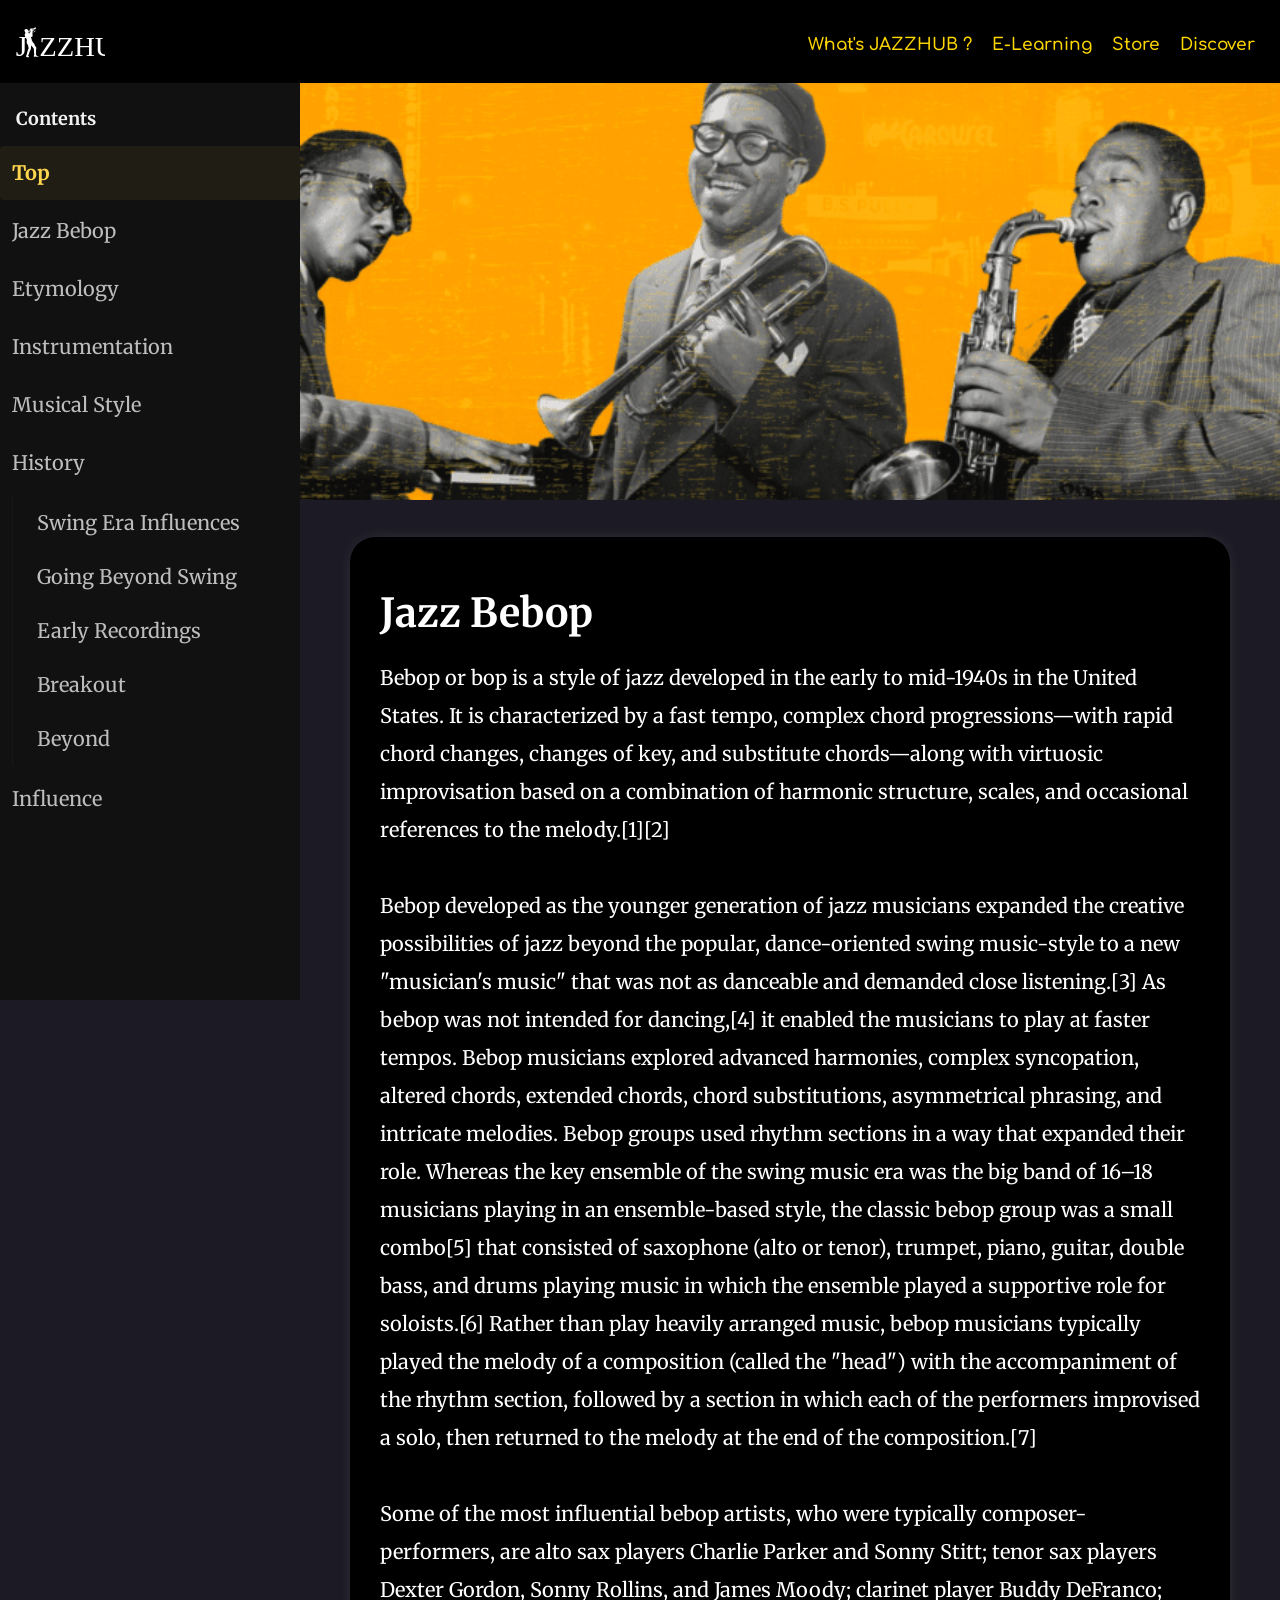
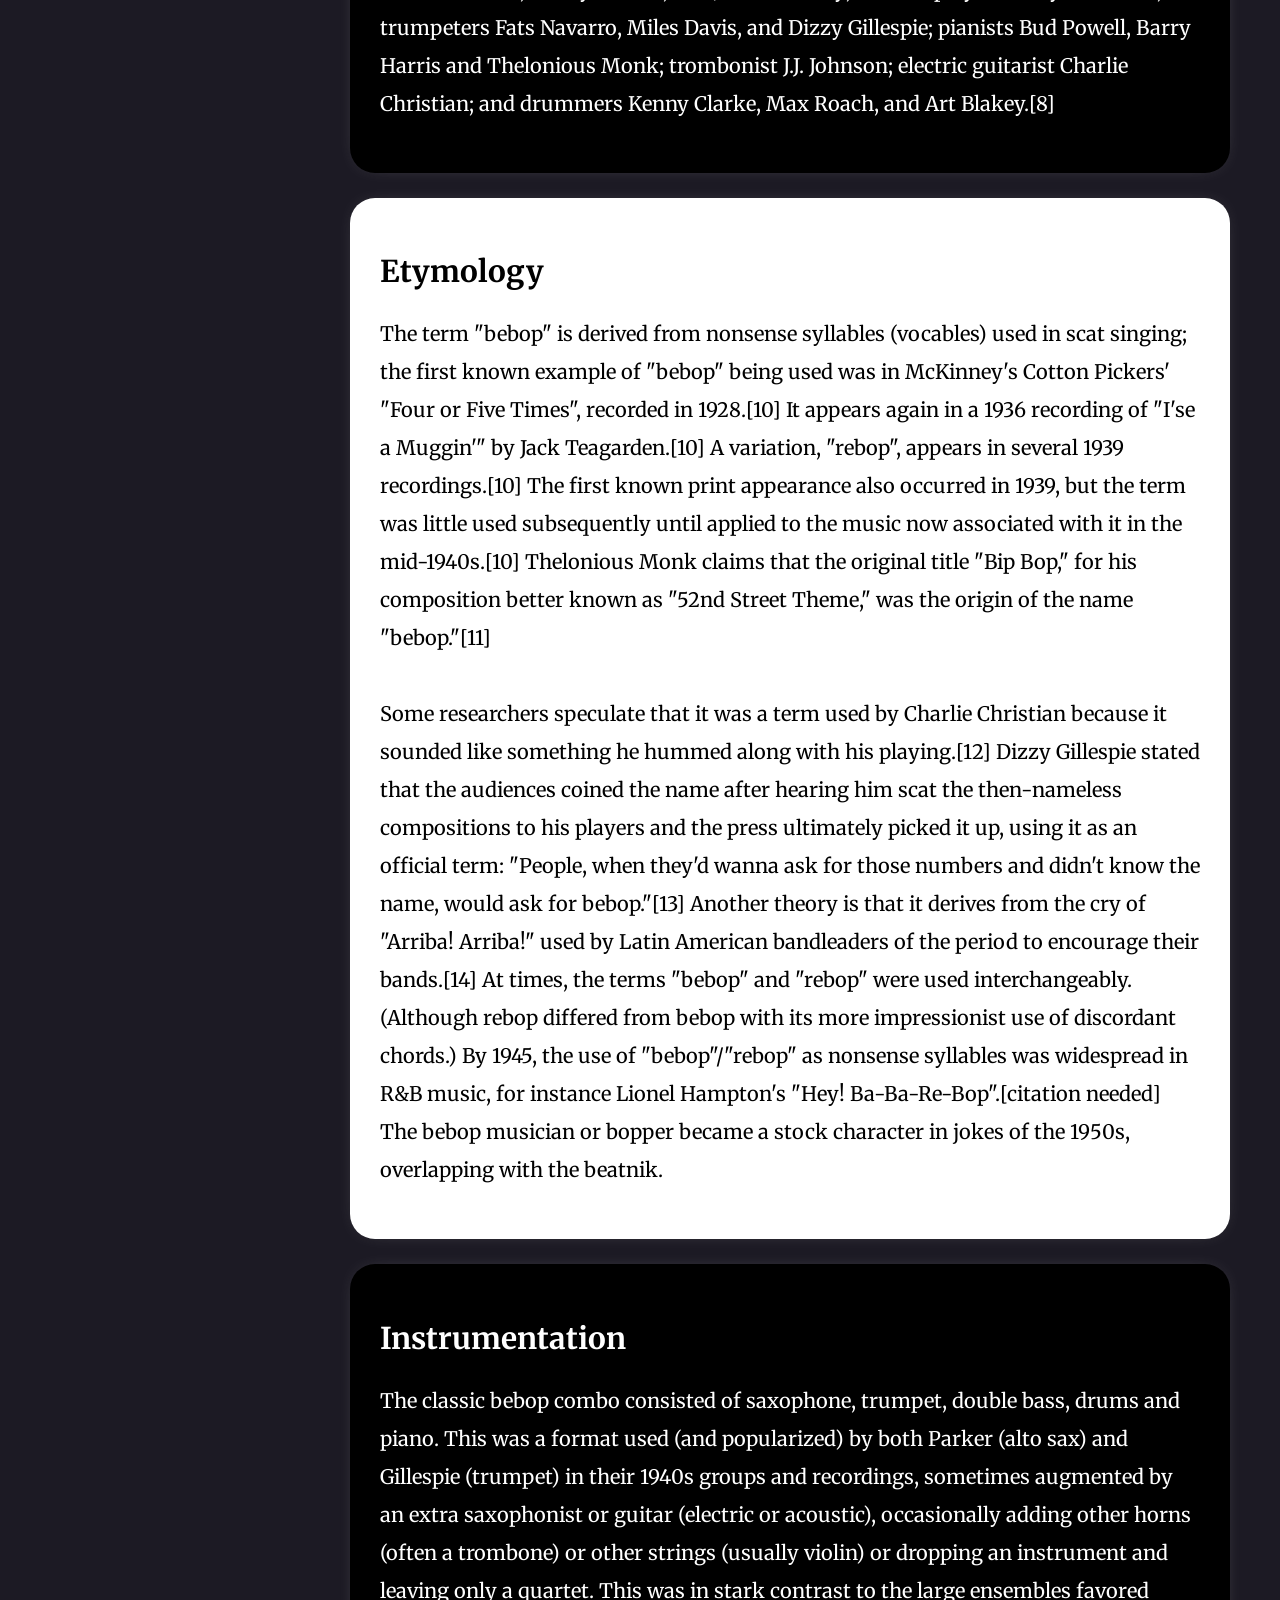
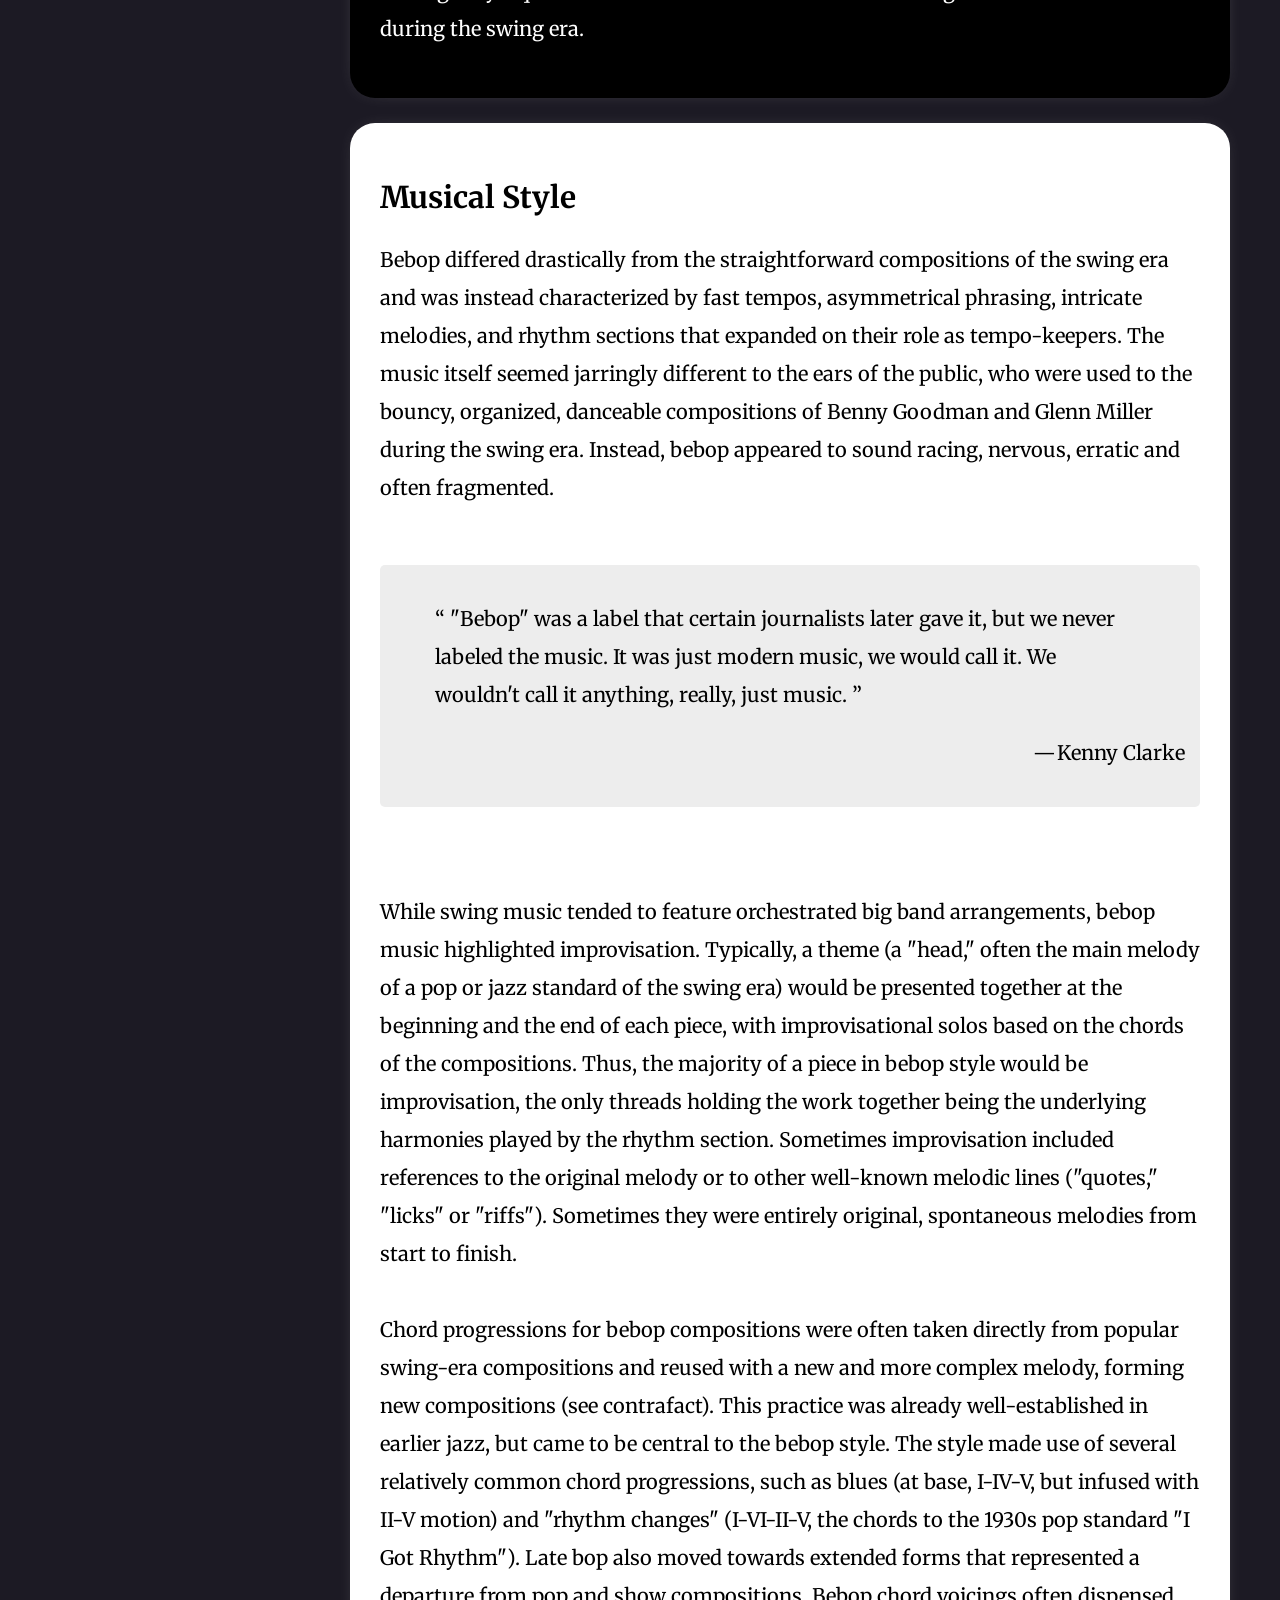
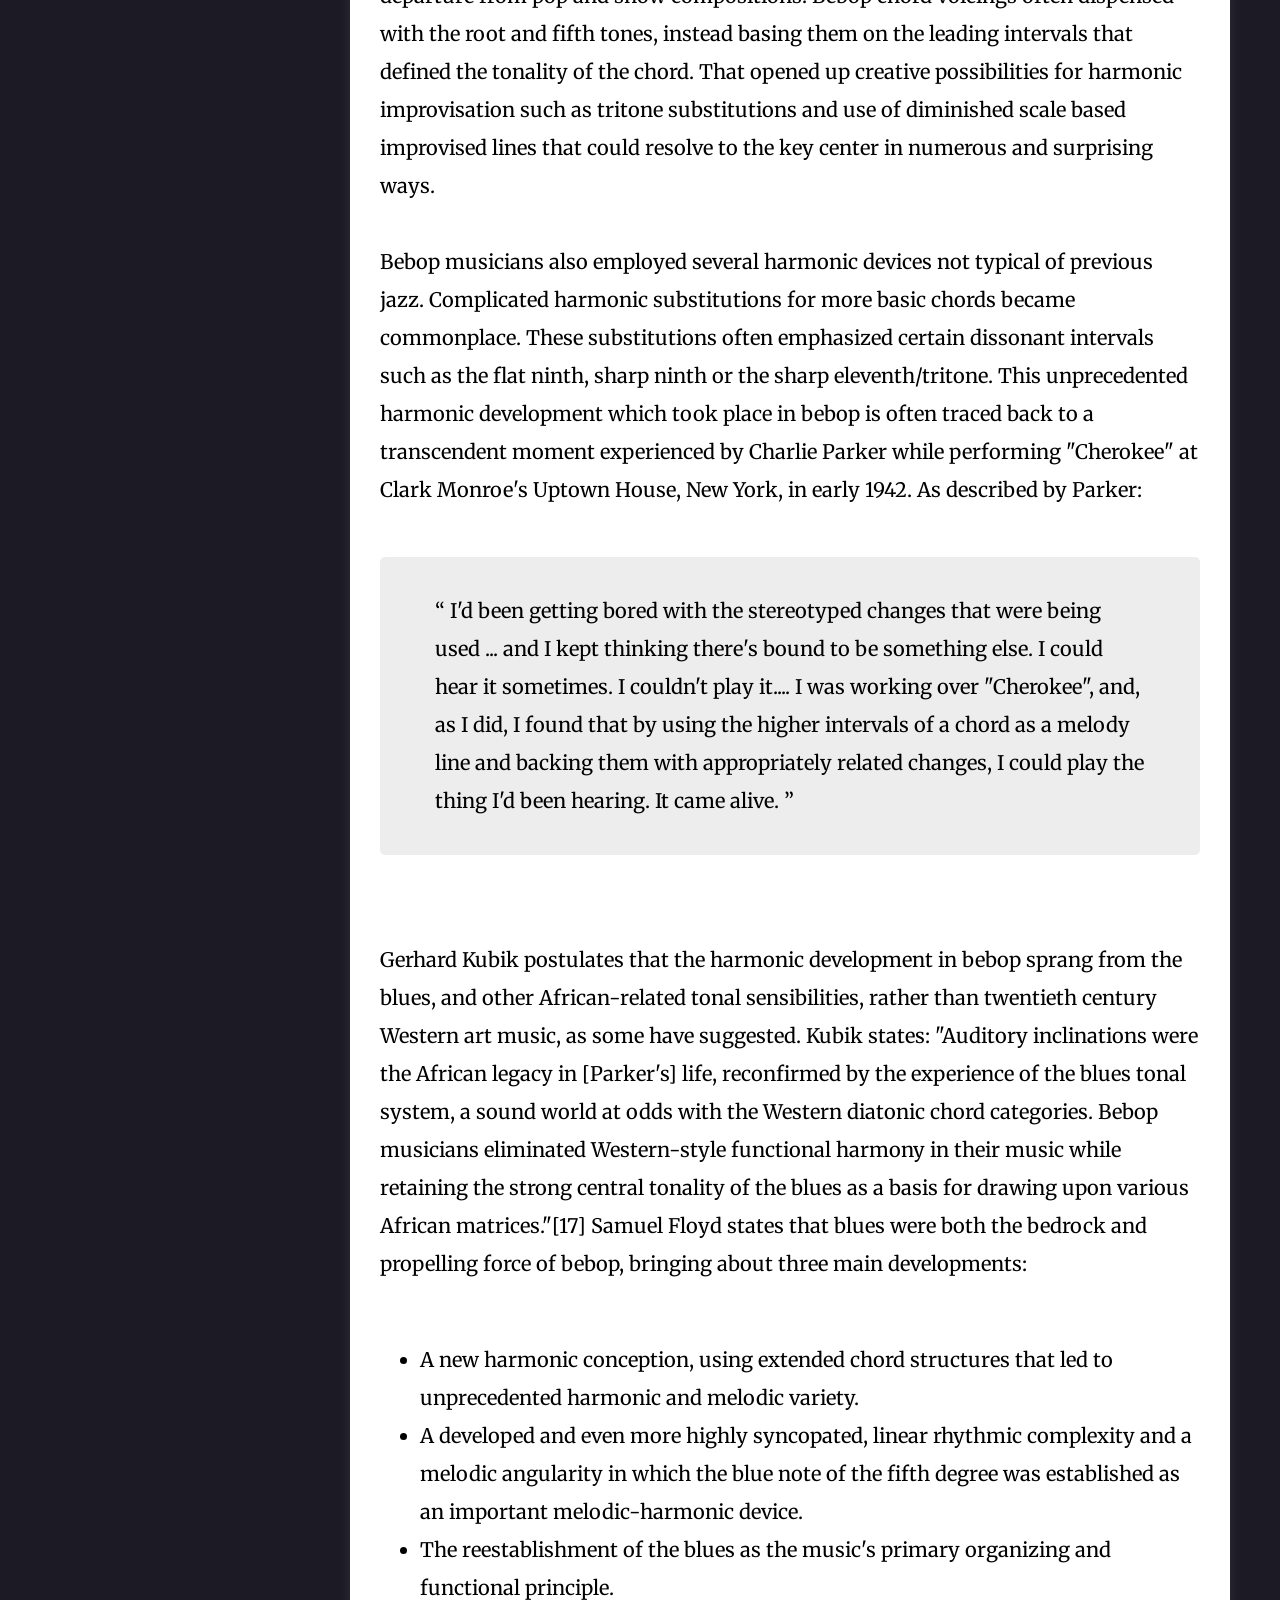
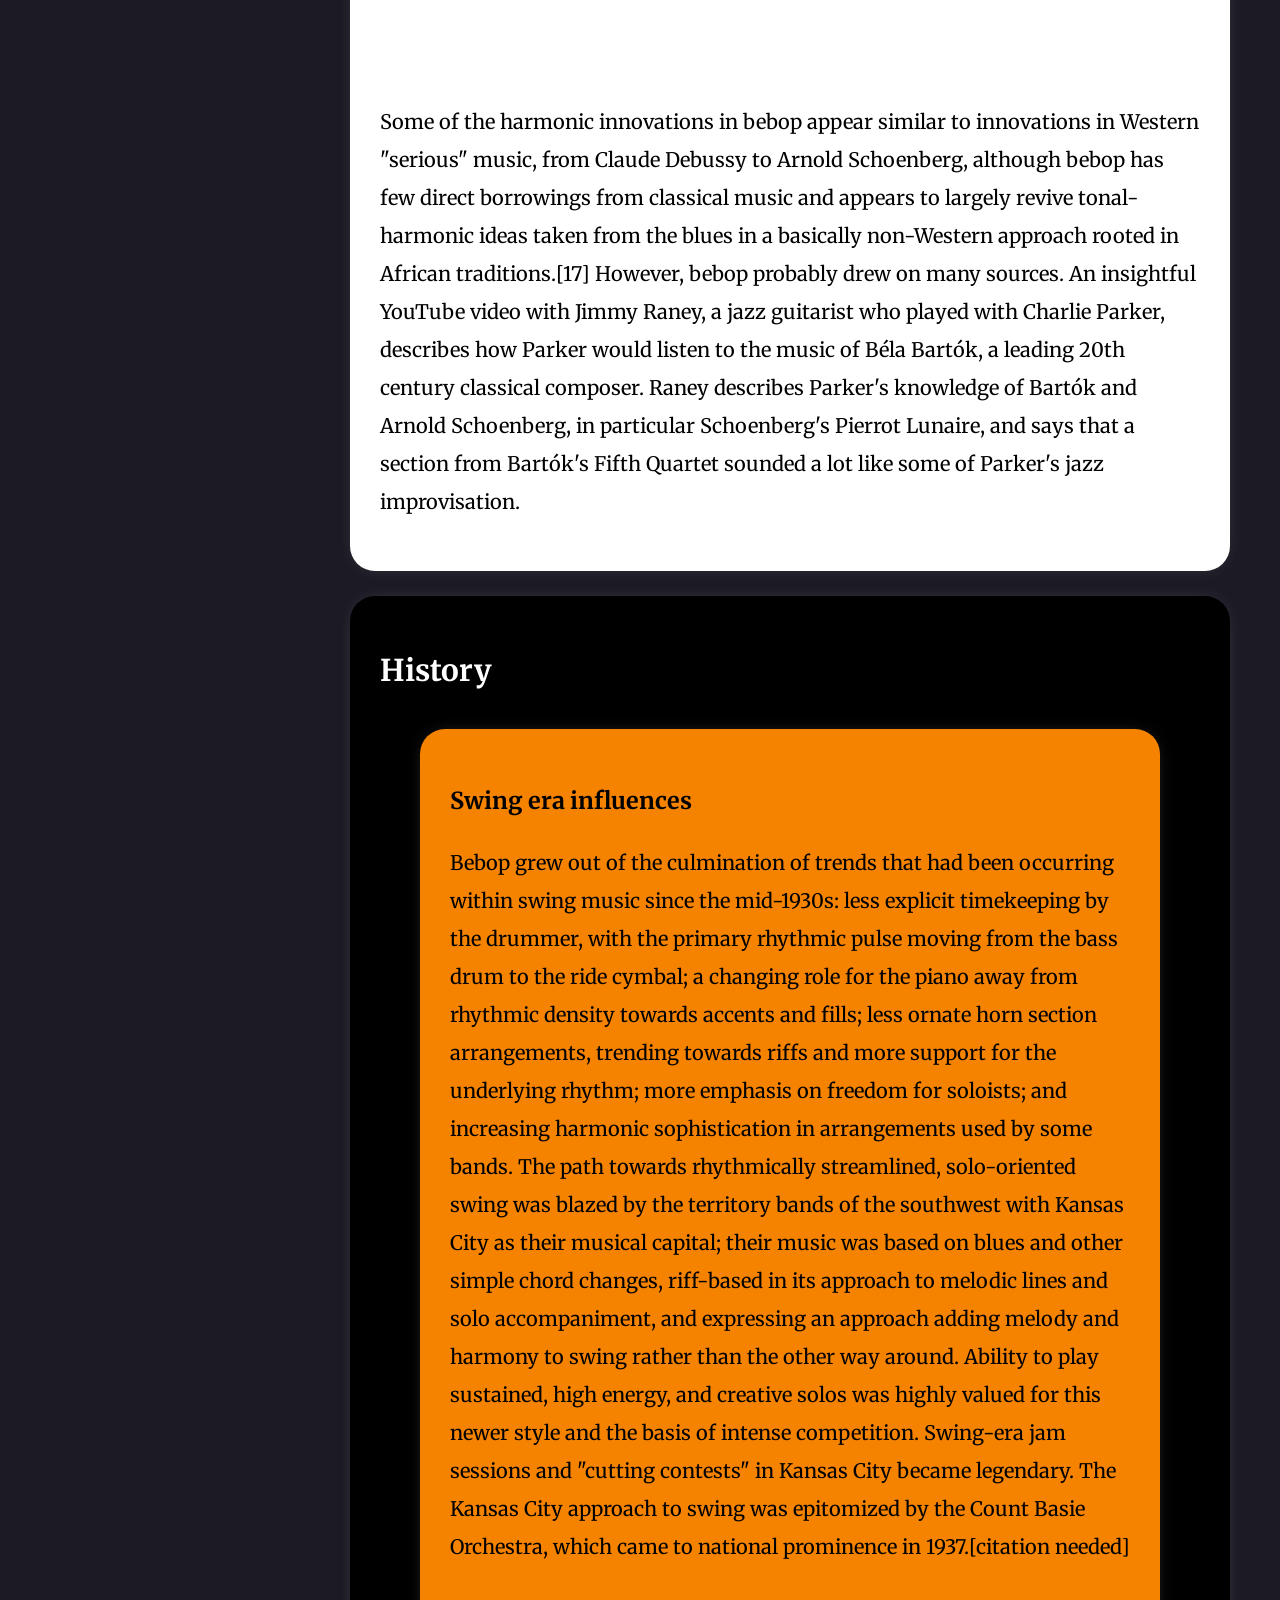
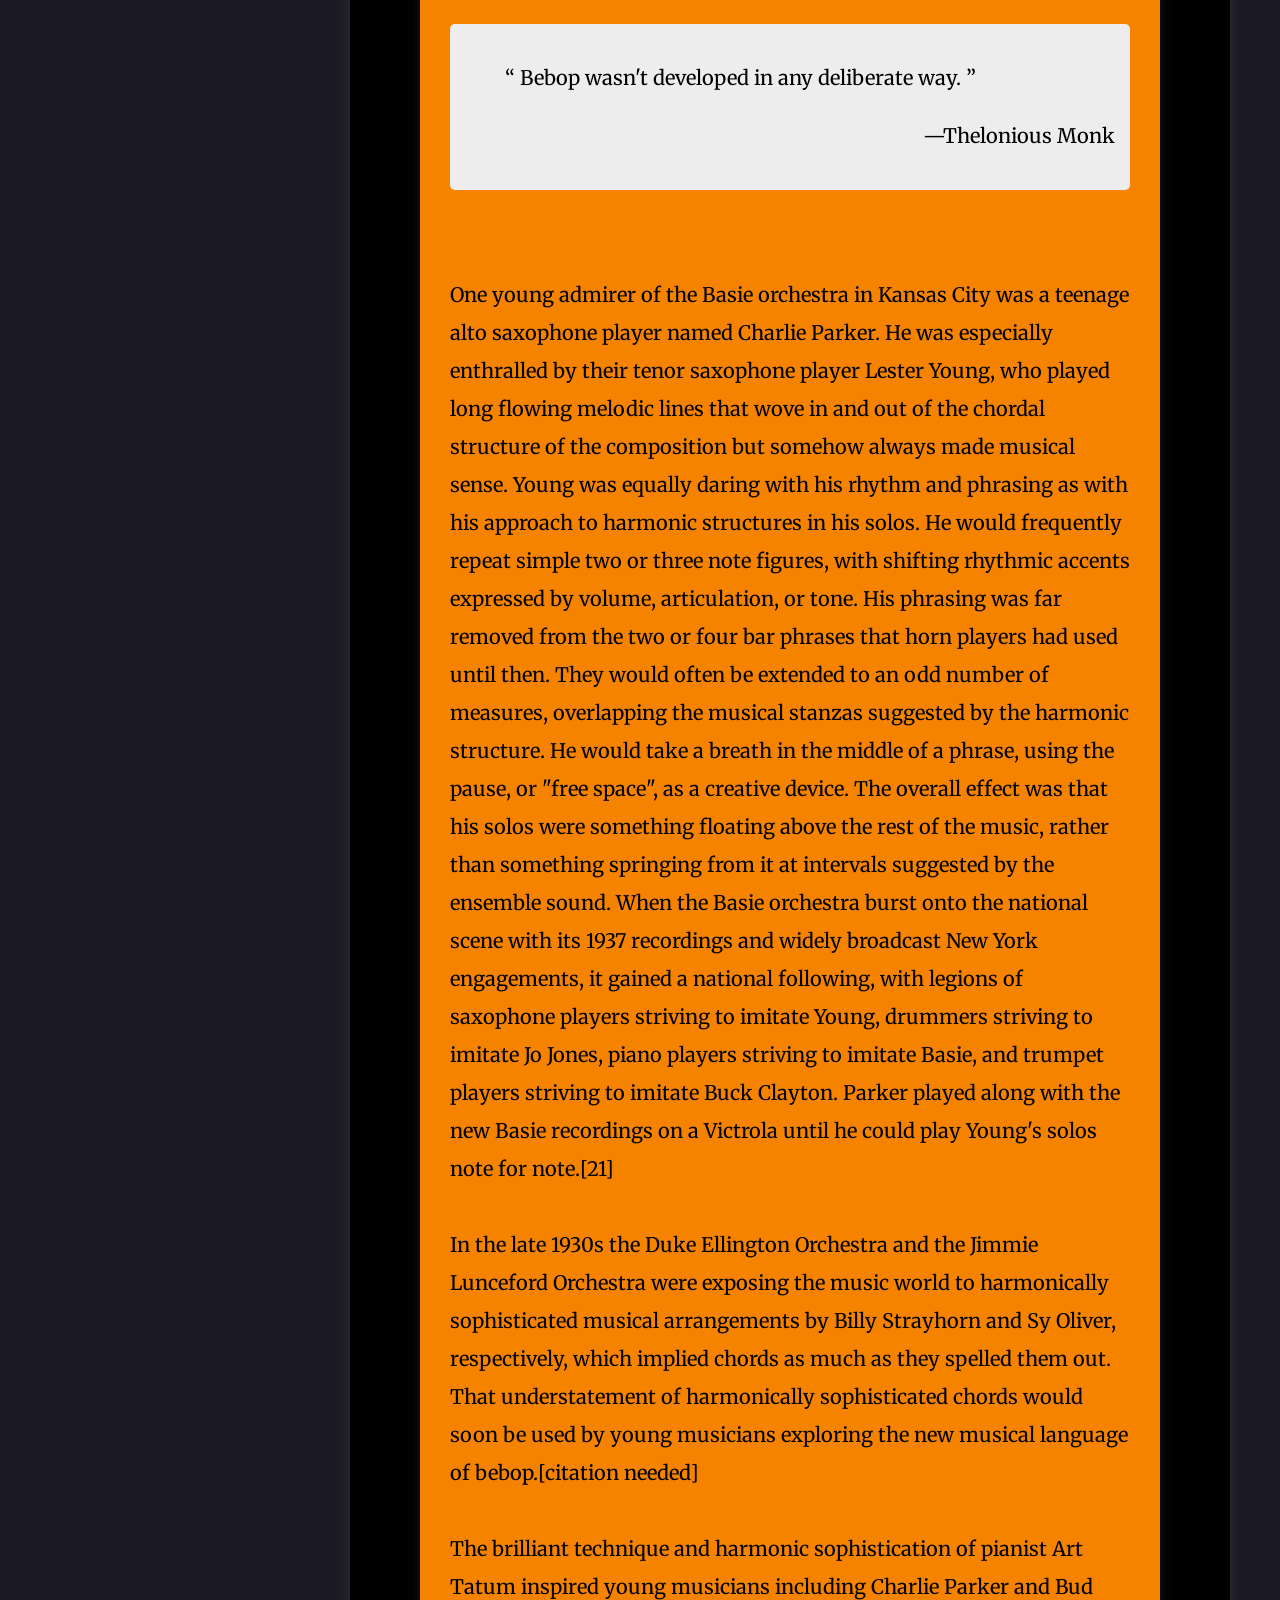
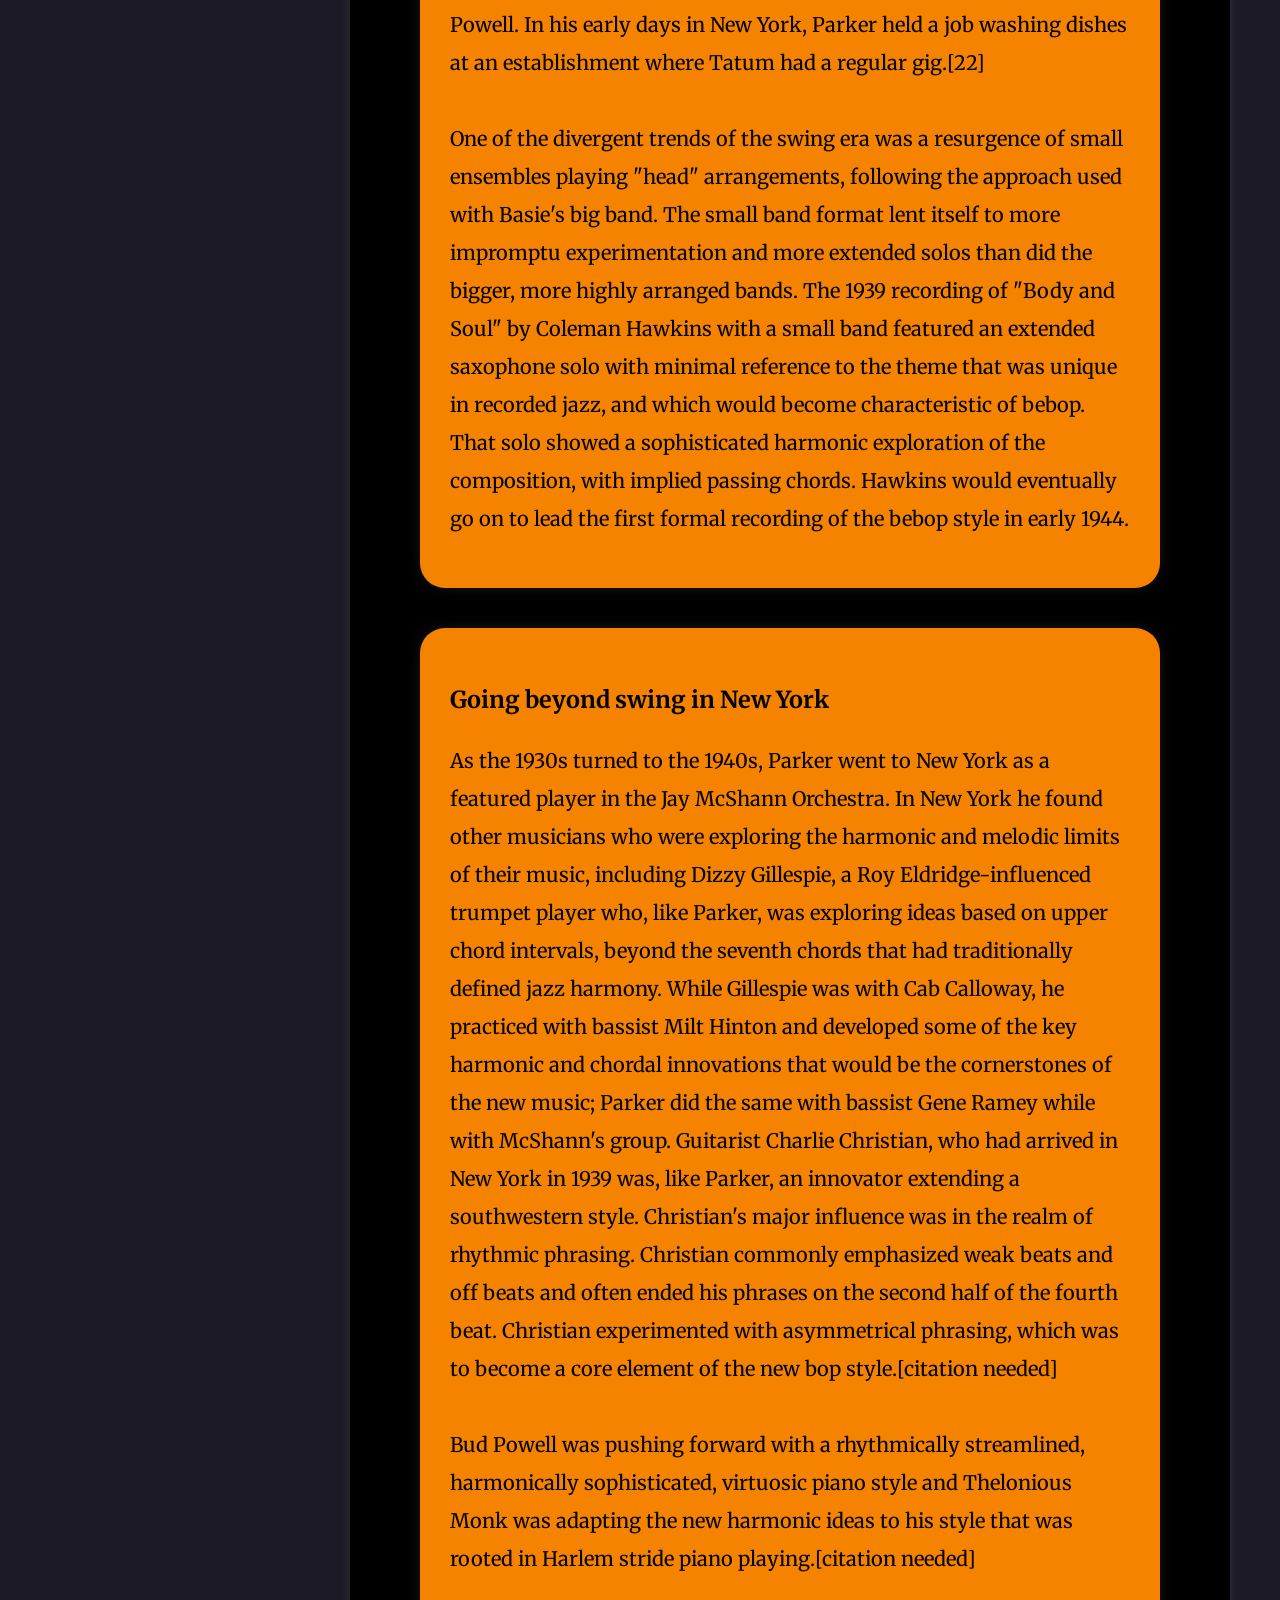
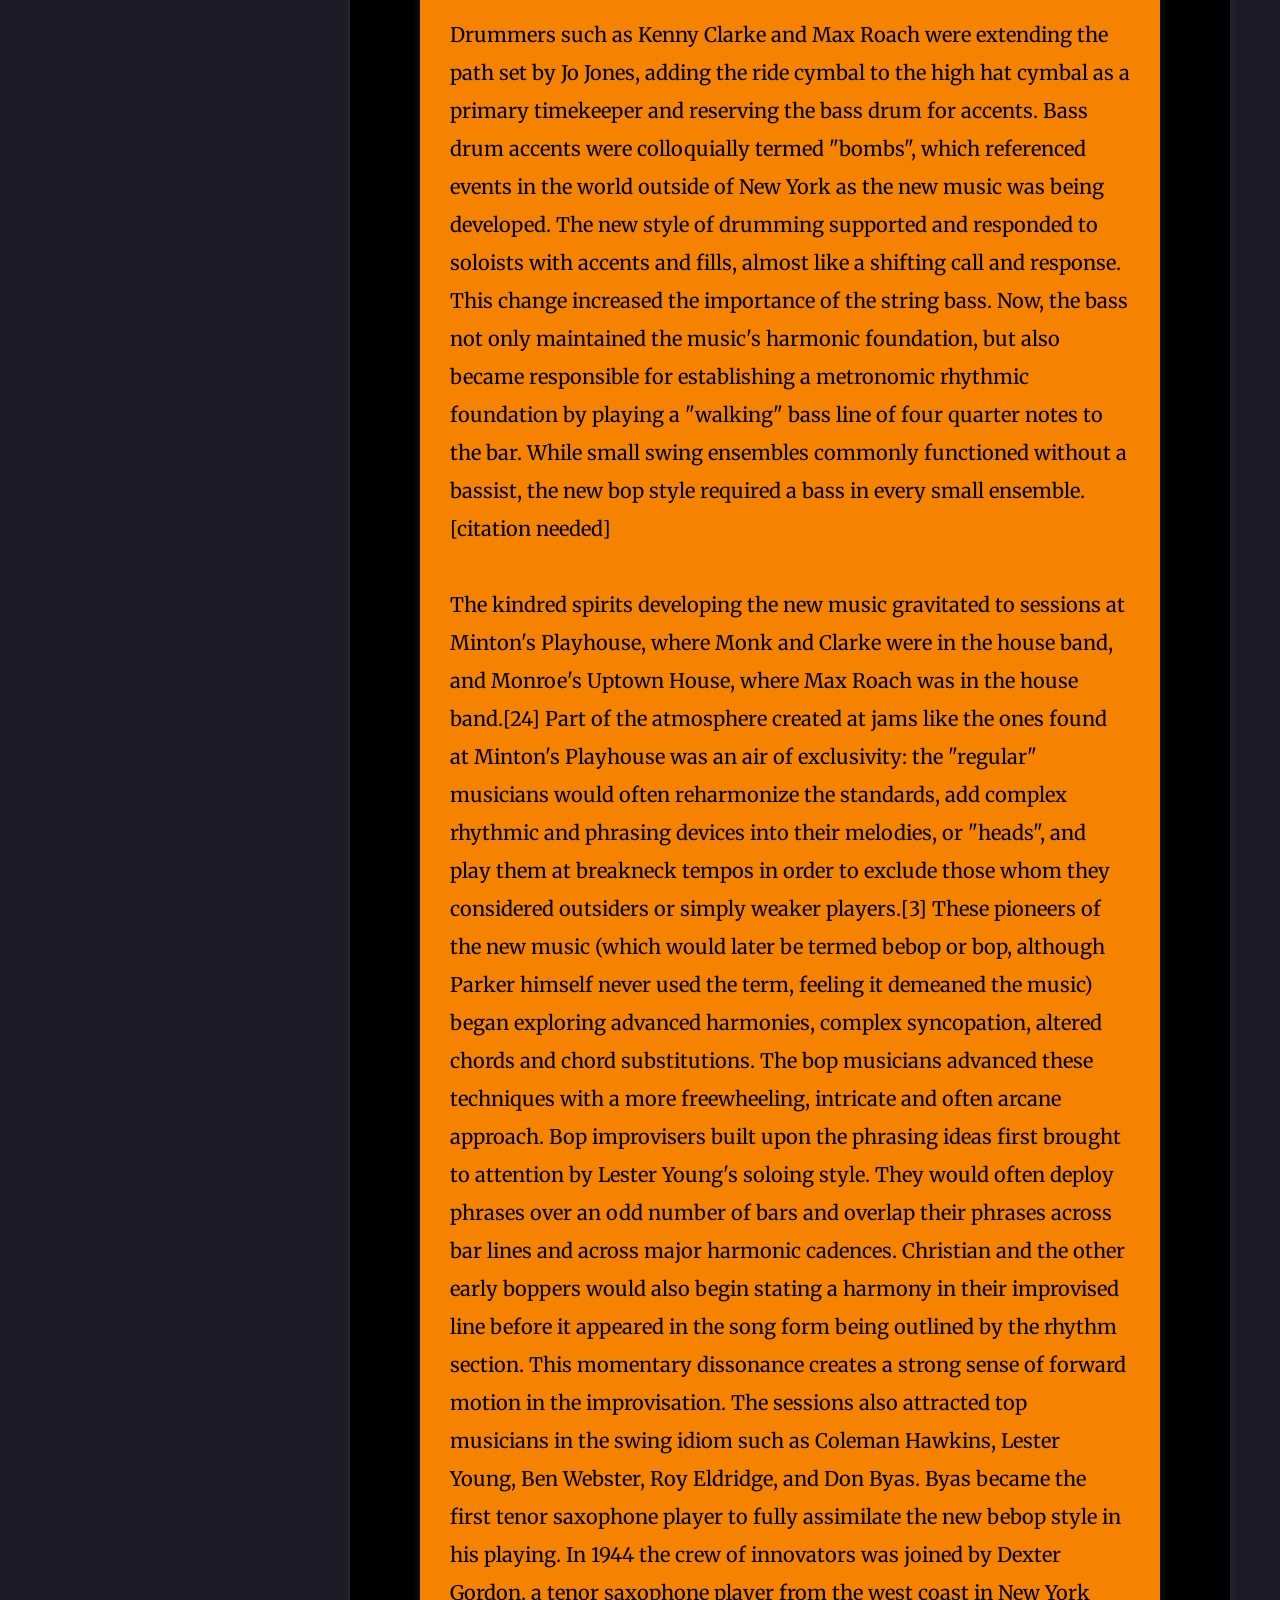
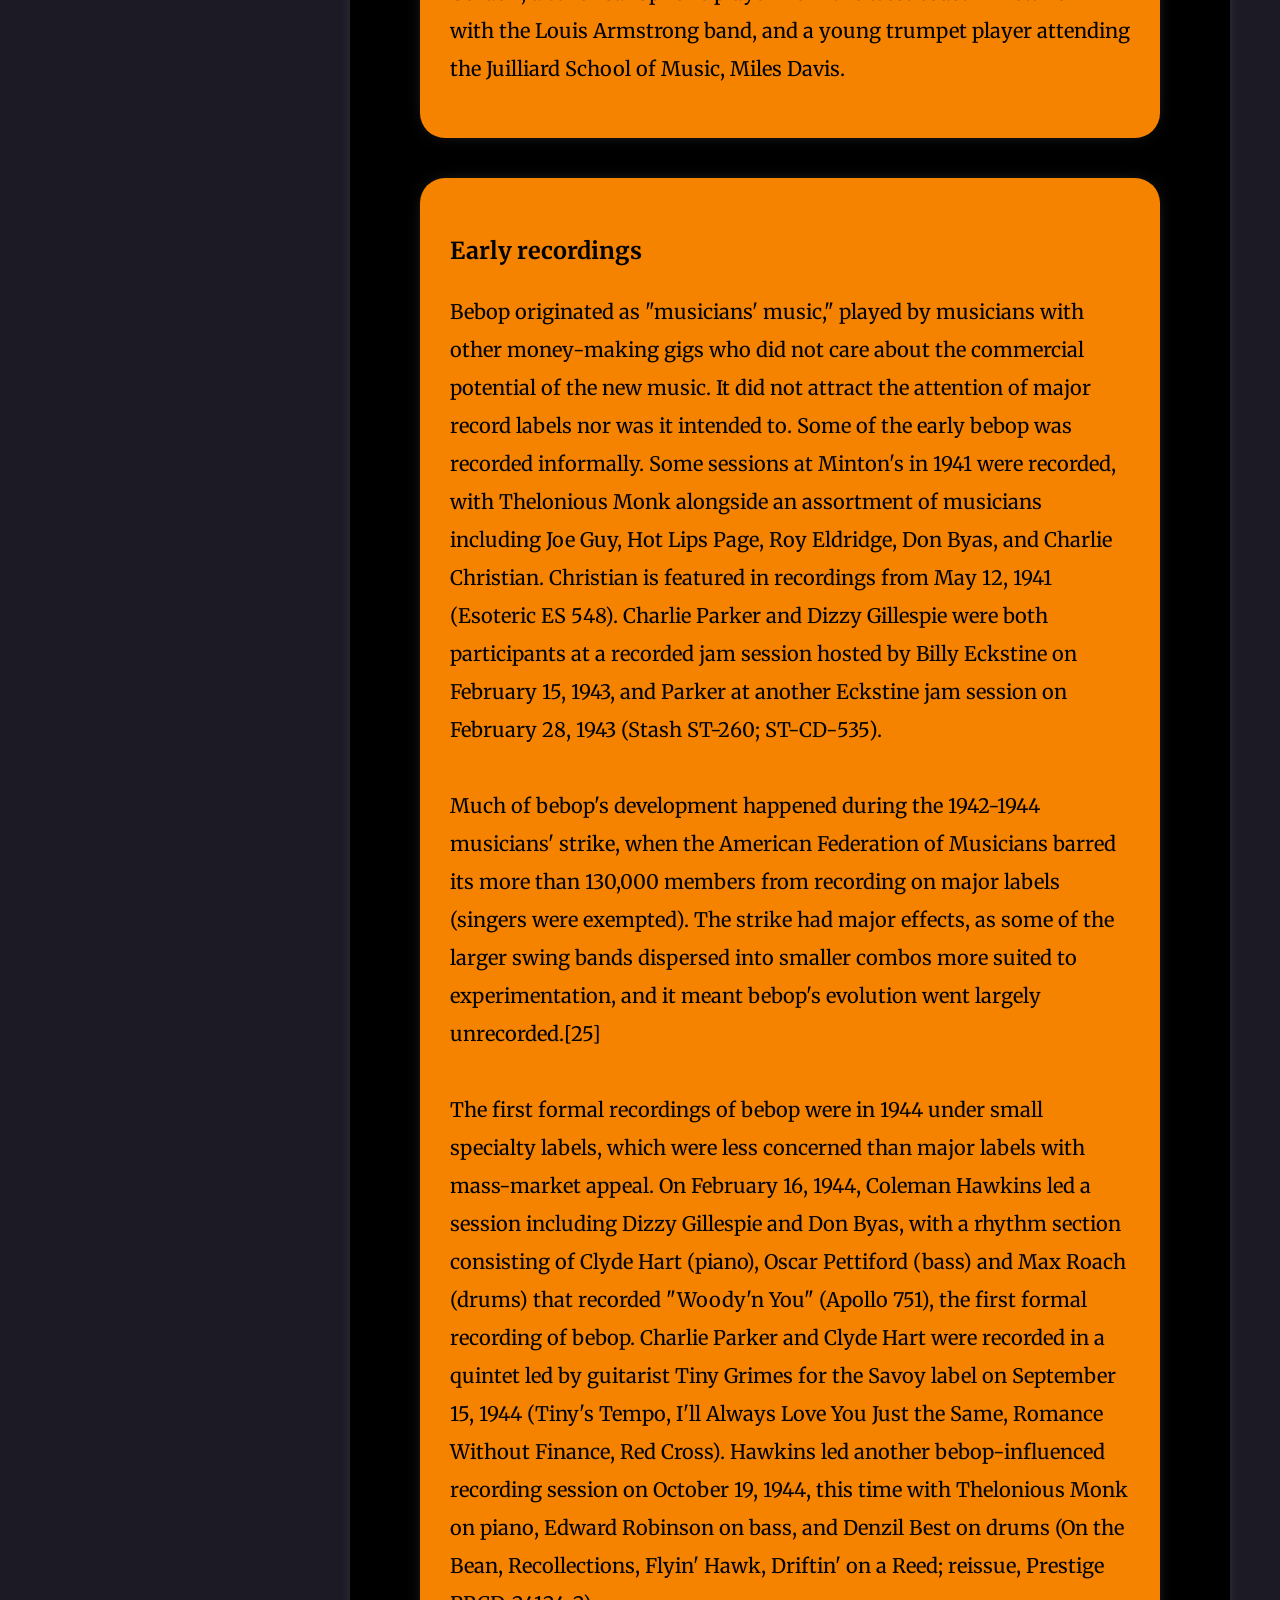
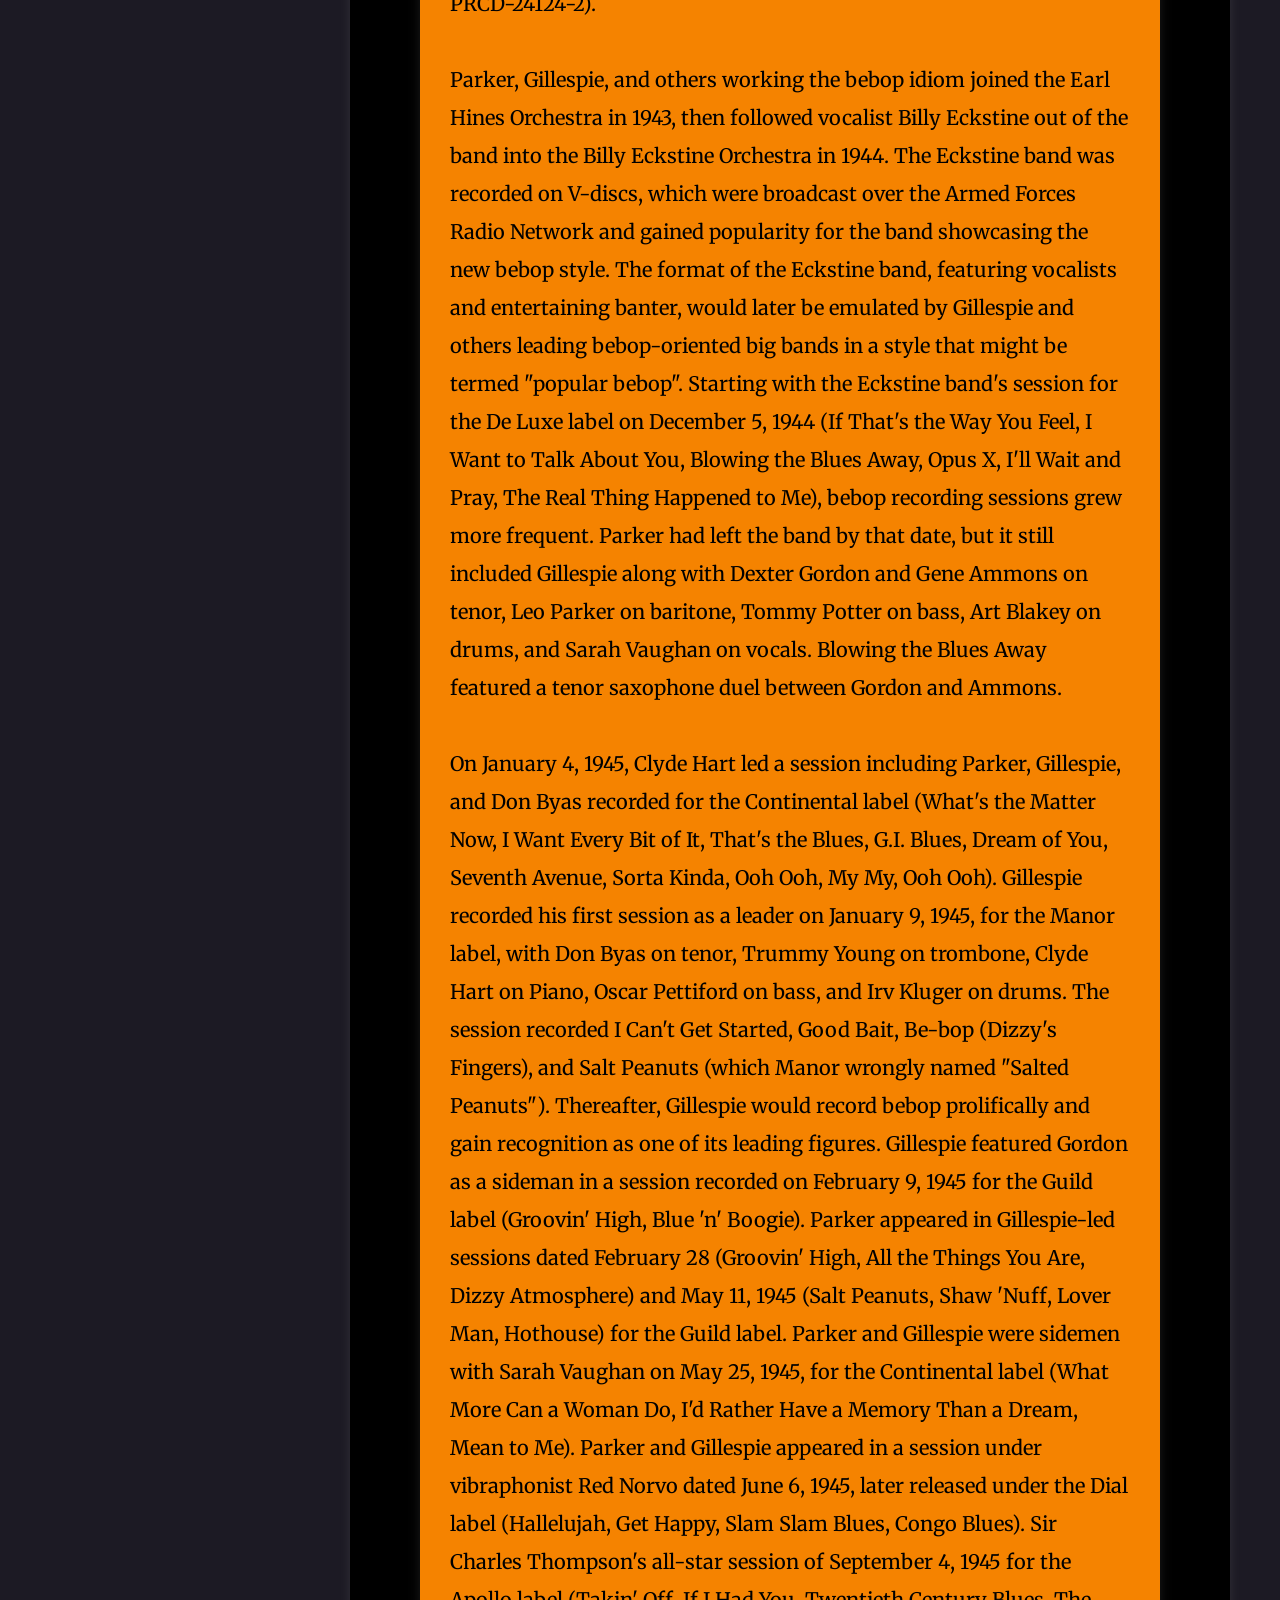
<file: Discover/Content/Bebop/index.html>
<!DOCTYPE html>
<html lang="en">
    <head>
        <meta charset="UTF-8">
        <link rel="stylesheet" href="/Discover/Content_Style.css">
        <meta name="viewport" content="width=device-width, initial-scale=1.0">
        <title>Discover | Jazz Bebop</title>

    </head>
    <body>
        
        <header>
            <img src="/Images/Potential Logo.svg" alt="logo" class="logo" width="7%">
            <div class="head">
                <nav class="navbar">
                    <ul class="navlinks">
                        <li><a href="/Accueil.html"> What's JAZZHUB ? </a></li>
                        <li><a href="/E-Learning/E-Learning.html"> E-Learning </a></li>
                        <li><a href="/store/Store.html"> Store </a></li>
                        <li><a href="/Discover/Main Page/index.html"> Discover </a></li>
                    </ul>
                </nav>
            </div>
            
        </header> 

        <main>

            <div class="sidenav">
                <h3>Contents</h3>
                <ul class="sidenav-list">
                    <li><a href="#header">Top</a></li>
                    <li><a href="#about">Jazz Bebop</a></li>
                    <li><a href="#etymology">Etymology</a></li>
                    <li><a href="#instrumentation">Instrumentation</a></li>
                    <li><a href="#style">Musical Style</a></li>
                    <li>
                        <a href="#history">History</a>
                        <ul class="sidenav-sub">
                            <li><a href="#swinginf">Swing Era Influences</a></li>
                            <li><a href="#beyondNY">Going Beyond Swing</a></li>
                            <li><a href="#earlyRecs">Early Recordings</a></li>
                            <li><a href="#breakout">Breakout</a></li>
                            <li><a href="#beyond">Beyond</a></li>
                        </ul>
                    </li>
                    <li><a href="#influence">Influence</a></li>
                </ul>
            </div>

            <div id="main" style="padding-left: 150px;">

                <div class="banContainer">

                    <img class="banner" src="/Images/Screen-Shot-2023-02-28-at-10.13.48-AM-768x483.png" alt="banner">

                </div>

                <div id="about" class="mainBlock">

                    <h1 class="title">Jazz Bebop</h1>

                    <p>
                        Bebop or bop is a style of jazz developed in the early to mid-1940s in the United States. It is characterized by a fast tempo, complex chord progressions—with rapid chord changes, changes of key, and substitute chords—along with virtuosic improvisation based on a combination of harmonic structure, scales, and occasional references to the melody.[1][2]
    <br><br>

    Bebop developed as the younger generation of jazz musicians expanded the creative possibilities of jazz beyond the popular, dance-oriented swing music-style to a new "musician's music" that was not as danceable and demanded close listening.[3] As bebop was not intended for dancing,[4] it enabled the musicians to play at faster tempos. Bebop musicians explored advanced harmonies, complex syncopation, altered chords, extended chords, chord substitutions, asymmetrical phrasing, and intricate melodies. Bebop groups used rhythm sections in a way that expanded their role. Whereas the key ensemble of the swing music era was the big band of 16–18 musicians playing in an ensemble-based style, the classic bebop group was a small combo[5] that consisted of saxophone (alto or tenor), trumpet, piano, guitar, double bass, and drums playing music in which the ensemble played a supportive role for soloists.[6] Rather than play heavily arranged music, bebop musicians typically played the melody of a composition (called the "head") with the accompaniment of the rhythm section, followed by a section in which each of the performers improvised a solo, then returned to the melody at the end of the composition.[7]
    <br><br>

    Some of the most influential bebop artists, who were typically composer-performers, are alto sax players Charlie Parker and Sonny Stitt; tenor sax players Dexter Gordon, Sonny Rollins, and James Moody; clarinet player Buddy DeFranco; trumpeters Fats Navarro, Miles Davis, and Dizzy Gillespie; pianists Bud Powell, Barry Harris and Thelonious Monk; trombonist J.J. Johnson; electric guitarist Charlie Christian; and drummers Kenny Clarke, Max Roach, and Art Blakey.[8] 
                    </p>

                </div>

                <div id="etymology" class="mainBlock">

                    <h2 class="title">Etymology</h2>

                    <p>
                        The term "bebop" is derived from nonsense syllables (vocables) used in scat singing; the first known example of "bebop" being used was in McKinney's Cotton Pickers' "Four or Five Times", recorded in 1928.[10] It appears again in a 1936 recording of "I'se a Muggin'" by Jack Teagarden.[10] A variation, "rebop", appears in several 1939 recordings.[10] The first known print appearance also occurred in 1939, but the term was little used subsequently until applied to the music now associated with it in the mid-1940s.[10] Thelonious Monk claims that the original title "Bip Bop," for his composition better known as "52nd Street Theme," was the origin of the name "bebop."[11]
    <br><br>

    Some researchers speculate that it was a term used by Charlie Christian because it sounded like something he hummed along with his playing.[12] Dizzy Gillespie stated that the audiences coined the name after hearing him scat the then-nameless compositions to his players and the press ultimately picked it up, using it as an official term: "People, when they'd wanna ask for those numbers and didn't know the name, would ask for bebop."[13] Another theory is that it derives from the cry of "Arriba! Arriba!" used by Latin American bandleaders of the period to encourage their bands.[14] At times, the terms "bebop" and "rebop" were used interchangeably. (Although rebop differed from bebop with its more impressionist use of discordant chords.) By 1945, the use of "bebop"/"rebop" as nonsense syllables was widespread in R&B music, for instance Lionel Hampton's "Hey! Ba-Ba-Re-Bop".[citation needed] The bebop musician or bopper became a stock character in jokes of the 1950s, overlapping with the beatnik.
                    </p>

                </div>

                <div id="instrumentation" class="mainBlock">

                    <h2 class="title">Instrumentation</h2>

                    <p>
                        The classic bebop combo consisted of saxophone, trumpet, double bass, drums and piano. This was a format used (and popularized) by both Parker (alto sax) and Gillespie (trumpet) in their 1940s groups and recordings, sometimes augmented by an extra saxophonist or guitar (electric or acoustic), occasionally adding other horns (often a trombone) or other strings (usually violin) or dropping an instrument and leaving only a quartet. This was in stark contrast to the large ensembles favored during the swing era.
                    </p>

                </div>

                <div id="style" class="mainBlock">

                    <h2 class="title">Musical Style</h2>

                    <p>
                        Bebop differed drastically from the straightforward compositions of the swing era and was instead characterized by fast tempos, asymmetrical phrasing, intricate melodies, and rhythm sections that expanded on their role as tempo-keepers. The music itself seemed jarringly different to the ears of the public, who were used to the bouncy, organized, danceable compositions of Benny Goodman and Glenn Miller during the swing era. Instead, bebop appeared to sound racing, nervous, erratic and often fragmented.
    <br><br>

                        <div class="quote">
                            <blockquote>
                                <p>
                                "Bebop" was a label that certain journalists later gave it, but we never labeled the music. It was just modern music, we would call it. We wouldn't call it anything, really, just music.
                                </p>
                            </blockquote>
                            <p>— Kenny Clarke</p>
                        </div>
    <br><br>

                        While swing music tended to feature orchestrated big band arrangements, bebop music highlighted improvisation. Typically, a theme (a "head," often the main melody of a pop or jazz standard of the swing era) would be presented together at the beginning and the end of each piece, with improvisational solos based on the chords of the compositions. Thus, the majority of a piece in bebop style would be improvisation, the only threads holding the work together being the underlying harmonies played by the rhythm section. Sometimes improvisation included references to the original melody or to other well-known melodic lines ("quotes," "licks" or "riffs"). Sometimes they were entirely original, spontaneous melodies from start to finish.
    <br><br>

                        Chord progressions for bebop compositions were often taken directly from popular swing-era compositions and reused with a new and more complex melody, forming new compositions (see contrafact). This practice was already well-established in earlier jazz, but came to be central to the bebop style. The style made use of several relatively common chord progressions, such as blues (at base, I-IV-V, but infused with II-V motion) and "rhythm changes" (I-VI-II-V, the chords to the 1930s pop standard "I Got Rhythm"). Late bop also moved towards extended forms that represented a departure from pop and show compositions. Bebop chord voicings often dispensed with the root and fifth tones, instead basing them on the leading intervals that defined the tonality of the chord. That opened up creative possibilities for harmonic improvisation such as tritone substitutions and use of diminished scale based improvised lines that could resolve to the key center in numerous and surprising ways.
    <br><br>

                        Bebop musicians also employed several harmonic devices not typical of previous jazz. Complicated harmonic substitutions for more basic chords became commonplace. These substitutions often emphasized certain dissonant intervals such as the flat ninth, sharp ninth or the sharp eleventh/tritone. This unprecedented harmonic development which took place in bebop is often traced back to a transcendent moment experienced by Charlie Parker while performing "Cherokee" at Clark Monroe's Uptown House, New York, in early 1942. As described by Parker:
    <br><br>

                        <div class="quote">
                            <blockquote>
                                <p>
                                    I'd been getting bored with the stereotyped changes that were being used ... and I kept thinking there's bound to be something else. I could hear it sometimes. I couldn't play it.... I was working over "Cherokee", and, as I did, I found that by using the higher intervals of a chord as a melody line and backing them with appropriately related changes, I could play the thing I'd been hearing. It came alive.
                                </p>
                            </blockquote>
                        </div>
    <br><br>

                        Gerhard Kubik postulates that the harmonic development in bebop sprang from the blues, and other African-related tonal sensibilities, rather than twentieth century Western art music, as some have suggested. Kubik states: "Auditory inclinations were the African legacy in [Parker's] life, reconfirmed by the experience of the blues tonal system, a sound world at odds with the Western diatonic chord categories. Bebop musicians eliminated Western-style functional harmony in their music while retaining the strong central tonality of the blues as a basis for drawing upon various African matrices."[17] Samuel Floyd states that blues were both the bedrock and propelling force of bebop, bringing about three main developments:
    <br><br>

                        <ul>
                            <li>A new harmonic conception, using extended chord structures that led to unprecedented harmonic and melodic variety.</li>
                            <li>A developed and even more highly syncopated, linear rhythmic complexity and a melodic angularity in which the blue note of the fifth degree was established as an important melodic-harmonic device.</li>
                            <li>The reestablishment of the blues as the music's primary organizing and functional principle.</li>
                        </ul>
    <br><br>

                        Some of the harmonic innovations in bebop appear similar to innovations in Western "serious" music, from Claude Debussy to Arnold Schoenberg, although bebop has few direct borrowings from classical music and appears to largely revive tonal-harmonic ideas taken from the blues in a basically non-Western approach rooted in African traditions.[17] However, bebop probably drew on many sources. An insightful YouTube video with Jimmy Raney, a jazz guitarist who played with Charlie Parker, describes how Parker would listen to the music of Béla Bartók, a leading 20th century classical composer. Raney describes Parker's knowledge of Bartók and Arnold Schoenberg, in particular Schoenberg's Pierrot Lunaire, and says that a section from Bartók's Fifth Quartet sounded a lot like some of Parker's jazz improvisation.
                    </p>

                </div>

                <div id="history" class="mainBlock">

                    <h2 class="title">History</h2>

                    <div id="swinginf" class="subBlock">

                        <h3 class="title">Swing era influences</h3>

                        <p>
                            Bebop grew out of the culmination of trends that had been occurring within swing music since the mid-1930s: less explicit timekeeping by the drummer, with the primary rhythmic pulse moving from the bass drum to the ride cymbal; a changing role for the piano away from rhythmic density towards accents and fills; less ornate horn section arrangements, trending towards riffs and more support for the underlying rhythm; more emphasis on freedom for soloists; and increasing harmonic sophistication in arrangements used by some bands. The path towards rhythmically streamlined, solo-oriented swing was blazed by the territory bands of the southwest with Kansas City as their musical capital; their music was based on blues and other simple chord changes, riff-based in its approach to melodic lines and solo accompaniment, and expressing an approach adding melody and harmony to swing rather than the other way around. Ability to play sustained, high energy, and creative solos was highly valued for this newer style and the basis of intense competition. Swing-era jam sessions and "cutting contests" in Kansas City became legendary. The Kansas City approach to swing was epitomized by the Count Basie Orchestra, which came to national prominence in 1937.[citation needed]
    <br><br>

                            <div class="quote">
                                <blockquote>
                                    <p>
                                        Bebop wasn't developed in any deliberate way.
                                    </p>
                                    
                                </blockquote>
                                <p>—Thelonious Monk</p>
                            </div>
    <br><br>

    One young admirer of the Basie orchestra in Kansas City was a teenage alto saxophone player named Charlie Parker. He was especially enthralled by their tenor saxophone player Lester Young, who played long flowing melodic lines that wove in and out of the chordal structure of the composition but somehow always made musical sense. Young was equally daring with his rhythm and phrasing as with his approach to harmonic structures in his solos. He would frequently repeat simple two or three note figures, with shifting rhythmic accents expressed by volume, articulation, or tone. His phrasing was far removed from the two or four bar phrases that horn players had used until then. They would often be extended to an odd number of measures, overlapping the musical stanzas suggested by the harmonic structure. He would take a breath in the middle of a phrase, using the pause, or "free space", as a creative device. The overall effect was that his solos were something floating above the rest of the music, rather than something springing from it at intervals suggested by the ensemble sound. When the Basie orchestra burst onto the national scene with its 1937 recordings and widely broadcast New York engagements, it gained a national following, with legions of saxophone players striving to imitate Young, drummers striving to imitate Jo Jones, piano players striving to imitate Basie, and trumpet players striving to imitate Buck Clayton. Parker played along with the new Basie recordings on a Victrola until he could play Young's solos note for note.[21]
    <br><br>

    In the late 1930s the Duke Ellington Orchestra and the Jimmie Lunceford Orchestra were exposing the music world to harmonically sophisticated musical arrangements by Billy Strayhorn and Sy Oliver, respectively, which implied chords as much as they spelled them out. That understatement of harmonically sophisticated chords would soon be used by young musicians exploring the new musical language of bebop.[citation needed]
    <br><br>

    The brilliant technique and harmonic sophistication of pianist Art Tatum inspired young musicians including Charlie Parker and Bud Powell. In his early days in New York, Parker held a job washing dishes at an establishment where Tatum had a regular gig.[22]
    <br><br>

    One of the divergent trends of the swing era was a resurgence of small ensembles playing "head" arrangements, following the approach used with Basie's big band. The small band format lent itself to more impromptu experimentation and more extended solos than did the bigger, more highly arranged bands. The 1939 recording of "Body and Soul" by Coleman Hawkins with a small band featured an extended saxophone solo with minimal reference to the theme that was unique in recorded jazz, and which would become characteristic of bebop. That solo showed a sophisticated harmonic exploration of the composition, with implied passing chords. Hawkins would eventually go on to lead the first formal recording of the bebop style in early 1944.
                        </p>

                    </div>

                    <div id="beyondNY" class="subBlock">

                        <h3 class="title">Going beyond swing in New York</h3>

                        <p>
                            As the 1930s turned to the 1940s, Parker went to New York as a featured player in the Jay McShann Orchestra. In New York he found other musicians who were exploring the harmonic and melodic limits of their music, including Dizzy Gillespie, a Roy Eldridge-influenced trumpet player who, like Parker, was exploring ideas based on upper chord intervals, beyond the seventh chords that had traditionally defined jazz harmony. While Gillespie was with Cab Calloway, he practiced with bassist Milt Hinton and developed some of the key harmonic and chordal innovations that would be the cornerstones of the new music; Parker did the same with bassist Gene Ramey while with McShann's group. Guitarist Charlie Christian, who had arrived in New York in 1939 was, like Parker, an innovator extending a southwestern style. Christian's major influence was in the realm of rhythmic phrasing. Christian commonly emphasized weak beats and off beats and often ended his phrases on the second half of the fourth beat. Christian experimented with asymmetrical phrasing, which was to become a core element of the new bop style.[citation needed]
    <br><br>

    Bud Powell was pushing forward with a rhythmically streamlined, harmonically sophisticated, virtuosic piano style and Thelonious Monk was adapting the new harmonic ideas to his style that was rooted in Harlem stride piano playing.[citation needed]
    <br><br>

    Drummers such as Kenny Clarke and Max Roach were extending the path set by Jo Jones, adding the ride cymbal to the high hat cymbal as a primary timekeeper and reserving the bass drum for accents. Bass drum accents were colloquially termed "bombs", which referenced events in the world outside of New York as the new music was being developed. The new style of drumming supported and responded to soloists with accents and fills, almost like a shifting call and response. This change increased the importance of the string bass. Now, the bass not only maintained the music's harmonic foundation, but also became responsible for establishing a metronomic rhythmic foundation by playing a "walking" bass line of four quarter notes to the bar. While small swing ensembles commonly functioned without a bassist, the new bop style required a bass in every small ensemble.[citation needed]
    <br><br>

    The kindred spirits developing the new music gravitated to sessions at Minton's Playhouse, where Monk and Clarke were in the house band, and Monroe's Uptown House, where Max Roach was in the house band.[24] Part of the atmosphere created at jams like the ones found at Minton's Playhouse was an air of exclusivity: the "regular" musicians would often reharmonize the standards, add complex rhythmic and phrasing devices into their melodies, or "heads", and play them at breakneck tempos in order to exclude those whom they considered outsiders or simply weaker players.[3] These pioneers of the new music (which would later be termed bebop or bop, although Parker himself never used the term, feeling it demeaned the music) began exploring advanced harmonies, complex syncopation, altered chords and chord substitutions. The bop musicians advanced these techniques with a more freewheeling, intricate and often arcane approach. Bop improvisers built upon the phrasing ideas first brought to attention by Lester Young's soloing style. They would often deploy phrases over an odd number of bars and overlap their phrases across bar lines and across major harmonic cadences. Christian and the other early boppers would also begin stating a harmony in their improvised line before it appeared in the song form being outlined by the rhythm section. This momentary dissonance creates a strong sense of forward motion in the improvisation. The sessions also attracted top musicians in the swing idiom such as Coleman Hawkins, Lester Young, Ben Webster, Roy Eldridge, and Don Byas. Byas became the first tenor saxophone player to fully assimilate the new bebop style in his playing. In 1944 the crew of innovators was joined by Dexter Gordon, a tenor saxophone player from the west coast in New York with the Louis Armstrong band, and a young trumpet player attending the Juilliard School of Music, Miles Davis.
                        </p>

                    </div>

                    <div id="earlyRecs" class="subBlock">

                        <h3 class="title">Early recordings</h3>

                        <p>
                            Bebop originated as "musicians' music," played by musicians with other money-making gigs who did not care about the commercial potential of the new music. It did not attract the attention of major record labels nor was it intended to. Some of the early bebop was recorded informally. Some sessions at Minton's in 1941 were recorded, with Thelonious Monk alongside an assortment of musicians including Joe Guy, Hot Lips Page, Roy Eldridge, Don Byas, and Charlie Christian. Christian is featured in recordings from May 12, 1941 (Esoteric ES 548). Charlie Parker and Dizzy Gillespie were both participants at a recorded jam session hosted by Billy Eckstine on February 15, 1943, and Parker at another Eckstine jam session on February 28, 1943 (Stash ST-260; ST-CD-535).
    <br><br>

    Much of bebop's development happened during the 1942-1944 musicians' strike, when the American Federation of Musicians barred its more than 130,000 members from recording on major labels (singers were exempted). The strike had major effects, as some of the larger swing bands dispersed into smaller combos more suited to experimentation, and it meant bebop's evolution went largely unrecorded.[25]
    <br><br>

    The first formal recordings of bebop were in 1944 under small specialty labels, which were less concerned than major labels with mass-market appeal. On February 16, 1944, Coleman Hawkins led a session including Dizzy Gillespie and Don Byas, with a rhythm section consisting of Clyde Hart (piano), Oscar Pettiford (bass) and Max Roach (drums) that recorded "Woody'n You" (Apollo 751), the first formal recording of bebop. Charlie Parker and Clyde Hart were recorded in a quintet led by guitarist Tiny Grimes for the Savoy label on September 15, 1944 (Tiny's Tempo, I'll Always Love You Just the Same, Romance Without Finance, Red Cross). Hawkins led another bebop-influenced recording session on October 19, 1944, this time with Thelonious Monk on piano, Edward Robinson on bass, and Denzil Best on drums (On the Bean, Recollections, Flyin' Hawk, Driftin' on a Reed; reissue, Prestige PRCD-24124-2).
    <br><br>

    Parker, Gillespie, and others working the bebop idiom joined the Earl Hines Orchestra in 1943, then followed vocalist Billy Eckstine out of the band into the Billy Eckstine Orchestra in 1944. The Eckstine band was recorded on V-discs, which were broadcast over the Armed Forces Radio Network and gained popularity for the band showcasing the new bebop style. The format of the Eckstine band, featuring vocalists and entertaining banter, would later be emulated by Gillespie and others leading bebop-oriented big bands in a style that might be termed "popular bebop". Starting with the Eckstine band's session for the De Luxe label on December 5, 1944 (If That's the Way You Feel, I Want to Talk About You, Blowing the Blues Away, Opus X, I'll Wait and Pray, The Real Thing Happened to Me), bebop recording sessions grew more frequent. Parker had left the band by that date, but it still included Gillespie along with Dexter Gordon and Gene Ammons on tenor, Leo Parker on baritone, Tommy Potter on bass, Art Blakey on drums, and Sarah Vaughan on vocals. Blowing the Blues Away featured a tenor saxophone duel between Gordon and Ammons.
    <br><br>

    On January 4, 1945, Clyde Hart led a session including Parker, Gillespie, and Don Byas recorded for the Continental label (What's the Matter Now, I Want Every Bit of It, That's the Blues, G.I. Blues, Dream of You, Seventh Avenue, Sorta Kinda, Ooh Ooh, My My, Ooh Ooh). Gillespie recorded his first session as a leader on January 9, 1945, for the Manor label, with Don Byas on tenor, Trummy Young on trombone, Clyde Hart on Piano, Oscar Pettiford on bass, and Irv Kluger on drums. The session recorded I Can't Get Started, Good Bait, Be-bop (Dizzy's Fingers), and Salt Peanuts (which Manor wrongly named "Salted Peanuts"). Thereafter, Gillespie would record bebop prolifically and gain recognition as one of its leading figures. Gillespie featured Gordon as a sideman in a session recorded on February 9, 1945 for the Guild label (Groovin' High, Blue 'n' Boogie). Parker appeared in Gillespie-led sessions dated February 28 (Groovin' High, All the Things You Are, Dizzy Atmosphere) and May 11, 1945 (Salt Peanuts, Shaw 'Nuff, Lover Man, Hothouse) for the Guild label. Parker and Gillespie were sidemen with Sarah Vaughan on May 25, 1945, for the Continental label (What More Can a Woman Do, I'd Rather Have a Memory Than a Dream, Mean to Me). Parker and Gillespie appeared in a session under vibraphonist Red Norvo dated June 6, 1945, later released under the Dial label (Hallelujah, Get Happy, Slam Slam Blues, Congo Blues). Sir Charles Thompson's all-star session of September 4, 1945 for the Apollo label (Takin' Off, If I Had You, Twentieth Century Blues, The Street Beat) featured Parker and Gordon. Gordon led his first session for the Savoy label on October 30, 1945, with Sadik Hakim (Argonne Thornton) on piano, Gene Ramey on bass, and Eddie Nicholson on drums (Blow Mr Dexter, Dexter's Deck, Dexter's Cuttin' Out, Dexter's Minor Mad). Parker's first session as a leader was on November 26, 1945, for the Savoy label, with Miles Davis and Gillespie on trumpet, Hakim/Thornton and Gillespie on piano, Curley Russell on bass and Max Roach on drums (Warming Up a Riff, Now's the Time, Billie's Bounce, Thriving on a Riff, Ko-Ko, Meandering). After appearing as a sideman in the R&B-oriented Cootie Williams Orchestra through 1944, Bud Powell was in bebop sessions led by Frankie Socolow on May 2, 1945 for the Duke label (The Man I Love, Reverse the Charges, Blue Fantasy, September in the Rain), then Dexter Gordon on January 29, 1946 for the Savoy label (Long Tall Dexter, Dexter Rides Again, I Can't Escape From You, Dexter Digs In). The growth of bebop through 1945 is also documented in informal live recordings. 
                        </p>

                    </div>

                    <div id="breakout" class="subBlock">

                        <h3 class="title">Breakout</h3>

                        <p>
                            By 1946 bebop was established as a broad-based movement among New York jazz musicians, including trumpeters Fats Navarro and Kenny Dorham, trombonists J. J. Johnson and Kai Winding, alto saxophonist Sonny Stitt, tenor saxophonist James Moody, baritone saxophonists Leo Parker and Serge Chaloff, vibraphonist Milt Jackson, pianists Erroll Garner and Al Haig, bassist Slam Stewart, and others who would contribute to what would become known as "modern jazz". The new music was gaining radio exposure with broadcasts such as those hosted by "Symphony Sid" Torin. Bebop was taking root in Los Angeles as well, among such modernists as trumpeters Howard McGhee and Art Farmer, alto players Sonny Criss and Frank Morgan, tenor players Teddy Edwards and Lucky Thompson, trombonist Melba Liston, pianists Dodo Marmarosa, Jimmy Bunn and Hampton Hawes, guitarist Barney Kessel, bassists Charles Mingus and Red Callender, and drummers Roy Porter and Connie Kay. Gillespie's "Rebop Six" (with Parker on alto, Lucky Thompson on tenor, Al Haig on piano, Milt Jackson on vibes, Ray Brown on bass, and Stan Levey on drums) started an engagement in Los Angeles in December 1945. Parker and Thompson remained in Los Angeles after the rest of the band left, performing and recording together for six months before Parker suffered an addiction-related breakdown in July. Parker was again active in Los Angeles in early 1947. Parker and Thompson's tenures in Los Angeles, the arrival of Dexter Gordon and Wardell Gray later in 1946, and the promotional efforts of Ross Russell, Norman Granz, and Gene Norman helped solidify the city's status as a center of the new music.
    <br><br>

    Gillespie landed the first recording date with a major label for the new music, with the RCA Bluebird label recording Dizzy Gillespie And his Orchestra on February 22, 1946 (52nd Street Theme, A Night in Tunisia, Ol' Man Rebop, Anthropology). Later Afro-Cuban styled recordings for Bluebird in collaboration with Cuban rumberos Chano Pozo and Sabu Martinez, and arrangers Gil Fuller and George Russell (Manteca, Cubana Be, Cubana Bop, Guarache Guaro) would be among his most popular, giving rise to the Latin dance music craze of the late 1940s and early 1950s. Gillespie, with his extroverted personality and humor, glasses, lip beard and beret, would become the most visible symbol of the new music and new jazz culture in popular consciousness. That of course slighted the contributions of others with whom he had developed the music over the preceding years. His show style, influenced by black vaudeville circuit entertainers, seemed like a throwback to some and offended some purists ("too much grinning" according to Miles Davis), but it was laced with a subversive sense of humor that gave a glimpse of attitudes on racial matters that black musicians had previously kept away from the public at large. Before the Civil Rights Movement, Gillespie was confronting the racial divide by lampooning it. The intellectual subculture that surrounded bebop made it something of a sociological movement as well as a musical one.[citation needed]
    <br><br>

    With the imminent demise of the big swing bands, bebop had become the dynamic focus of the jazz world, with a broad-based "progressive jazz" movement seeking to emulate and adapt its devices. It was to be the most influential foundation of jazz for a generation of jazz musicians.
                        </p>

                    </div>

                    <div id="beyond" class="subBlock">

                        <h3 class="title">Beyond</h3>

                        <p>
                            By 1950, bebop musicians such as Clifford Brown and Sonny Stitt began to smooth out the rhythmic eccentricities of early bebop. Instead of using jagged phrasing to create rhythmic interest, as the early boppers had, these musicians constructed their improvised lines out of long strings of eighth notes and simply accented certain notes in the line to create rhythmic variety. The early 1950s also saw some smoothing in Charlie Parker's style.
    <br><br>

    During the early 1950s bebop remained at the top of awareness of jazz, while its harmonic devices were adapted to the new "cool" school of jazz led by Miles Davis and others. It continued to attract young musicians such as Jackie McLean, Sonny Rollins, and John Coltrane. As musicians and composers began to work with expanded music theory during the mid-1950s, its adaptation by musicians who worked it into the basic dynamic approach of bebop would lead to the development of post-bop. Around that same time, a move towards structural simplification of bebop occurred among musicians such as Horace Silver and Art Blakey, leading to the movement known as hard bop. Development of jazz would occur through the interplay of bebop, cool, post-bop, and hard bop styles through the 1950s. 
                        </p>

                    </div>

                </div>

                <div id="influence" class="mainBlock">

                    <h2 class="title">Influence</h2>

                    <p>
                        The musical devices developed with bebop were influential far beyond the bebop movement itself. "Progressive jazz" was a broad category of music that included bebop-influenced "art music" arrangements used by big bands such as those led by Boyd Raeburn, Charlie Ventura, Claude Thornhill, and Stan Kenton, and the cerebral harmonic explorations of smaller groups such as those led by pianists Lennie Tristano and Dave Brubeck. Voicing experiments based on bebop harmonic devices were used by Miles Davis and Gil Evans for the groundbreaking "Birth of the Cool" sessions in 1949 and 1950. Musicians who followed the stylistic doors opened by Davis, Evans, Tristano, and Brubeck formed the core of the cool jazz and "west coast jazz" movements of the early 1950s.
    <br><br>

    By the mid-1950s musicians began to be influenced by music theory proposed by George Russell. Those who incorporated Russell's ideas into the bebop foundation defined the post-bop movement that later incorporated modal jazz into its musical language.
    <br><br>

    Hard bop was a simplified derivative of bebop introduced by Horace Silver and Art Blakey in the mid-1950s. It became a major influence until the late 1960s when free jazz and fusion jazz gained ascendancy.
    <br><br>

    The neo-bop movement of the 1980s and 1990s revived the influence of bebop, post-bop, and hard bop styles after the free jazz and fusion eras.
    <br><br>

    Bebop style also influenced the Beat Generation whose spoken-word style drew on African-American "jive" dialog, jazz rhythms, and whose poets often employed jazz musicians to accompany them. Jack Kerouac would describe his writing in On the Road as a literary translation of the improvisations of Charlie Parker and Lester Young.[26][27] The "beatnik" stereotype borrowed heavily from the dress and mannerisms of bebop musicians and followers, in particular the beret and lip beard of Dizzy Gillespie and the patter and bongo drumming of guitarist Slim Gaillard. The bebop subculture, defined as a non-conformist group expressing its values through musical communion, would be echoed in the attitude of the psychedelia-era hippies of the 1960s. Fans of bebop were not restricted to the United States; the music also gained cult status in France and Japan.
    <br><br>

    More recently, hip-hop artists (A Tribe Called Quest, Guru) have cited bebop as an influence on their rapping and rhythmic style. As early as 1983, Shawn Brown rapped the phrase "Rebop, bebop, Scooby-Doo" toward the end of the hit "Rappin' Duke". Bassist Ron Carter collaborated with A Tribe Called Quest on 1991's The Low End Theory, and vibraphonist Roy Ayers and trumpeter Donald Byrd were featured on Guru's Jazzmatazz, Vol. 1 in 1993. Bebop samples, especially bass lines, ride cymbal swing clips, and horn and piano riffs are found throughout the hip-hop compendium. 
                    </p>

                </div>

            </div>
        </main>

        <footer>
            <div class="footer_sections">
                <div class="ftr_div">
                    <h3>Info :</h3>
                    <ul>
                        <li><a href="#AboutUs">About</a></li>
                        <li><a href="#Contact">Contact</a></li>
                        <li><a href="#Newsletter">Newsletter</a></li>
                    </ul>
                </div>

                <div class="ftr_div">
                    <h3>E-Learning :</h3>
                    <ul>
                        <li><a href="/E-Learning/E-Learning.html">Vocals</a></li>
                        <li><a href="/E-Learning/E-Learning.html">Instruments</a></li>
                        <li><a href="/E-Learning/E-Learning.html">Music Theory</a></li>
                        <li><a href="/E-Learning/E-Learning.html">History</a></li>
                    </ul>
                </div>

                <div class="ftr_div">
                    <h3>Discover :</h3>
                    <ul>
                        <li><a href="/Discover/Main Page/index.html">Artists</a></li>
                        <li><a href="/Discover/Main Page/index.html">Bands</a></li>
                        <li><a href="/Discover/Main Page/index.html">Genres</a></li>
                        <li><a href="/Discover/Main Page/index.html">Festivals & Clubs</a></li>
                    </ul>
                </div>

                <div class="ftr_div">
                    <h3>Connect With Us :</h3>
                    <ul>
                        <li><a href="">Youtube</a></li>
                        <li><a href="">Instagram</a></li>
                        <li><a href="">Tiktok</a></li>
                        <li><a href="">Twitter</a></li>
                    </ul>
                </div>
            </div>

            <div class="copyright">
                <p>&copy;2025 JAZZHUB. All Rights Reserved.</p>
            </div>
            
        </footer>

        <div class="sidenav-mobile-indicator" id="sidenav-indicator" aria-hidden="true"></div>

        <script src="/Discover/sidenav.js"></script>

        </body>
</html>
</file>
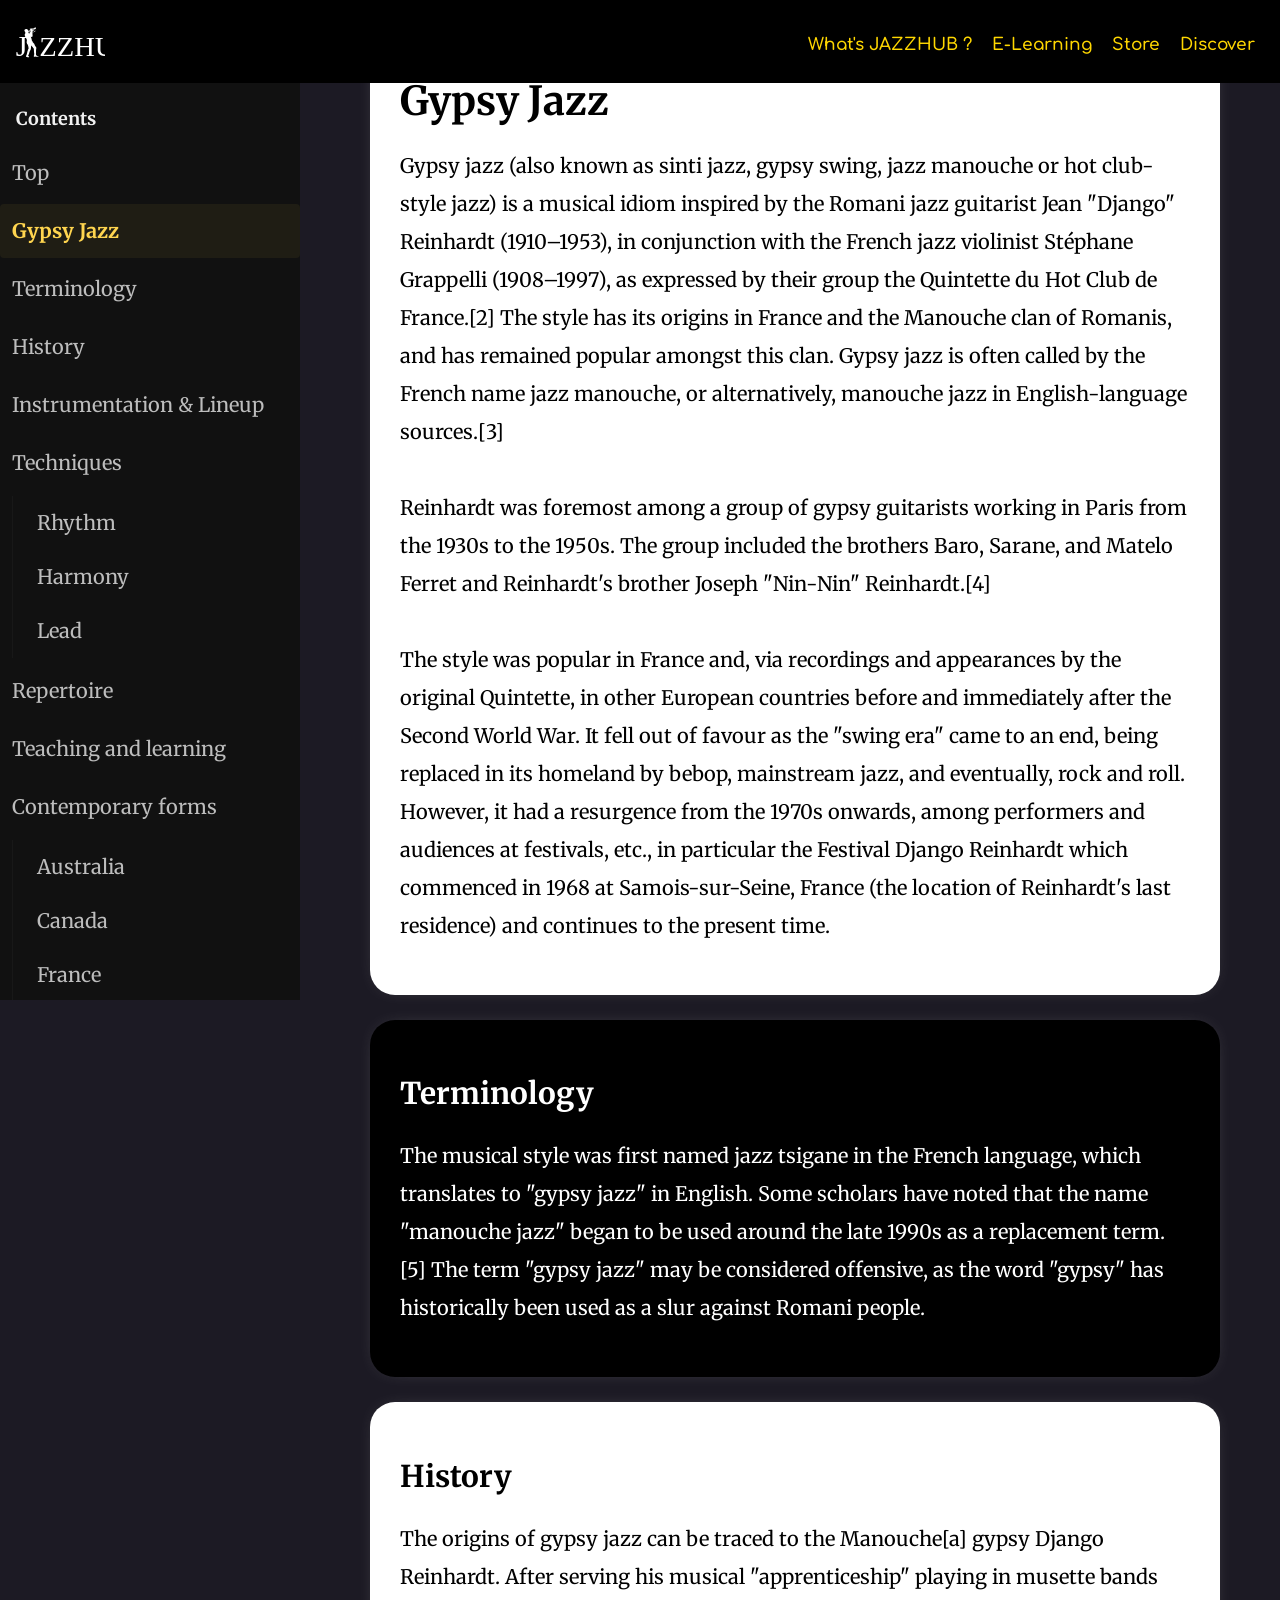
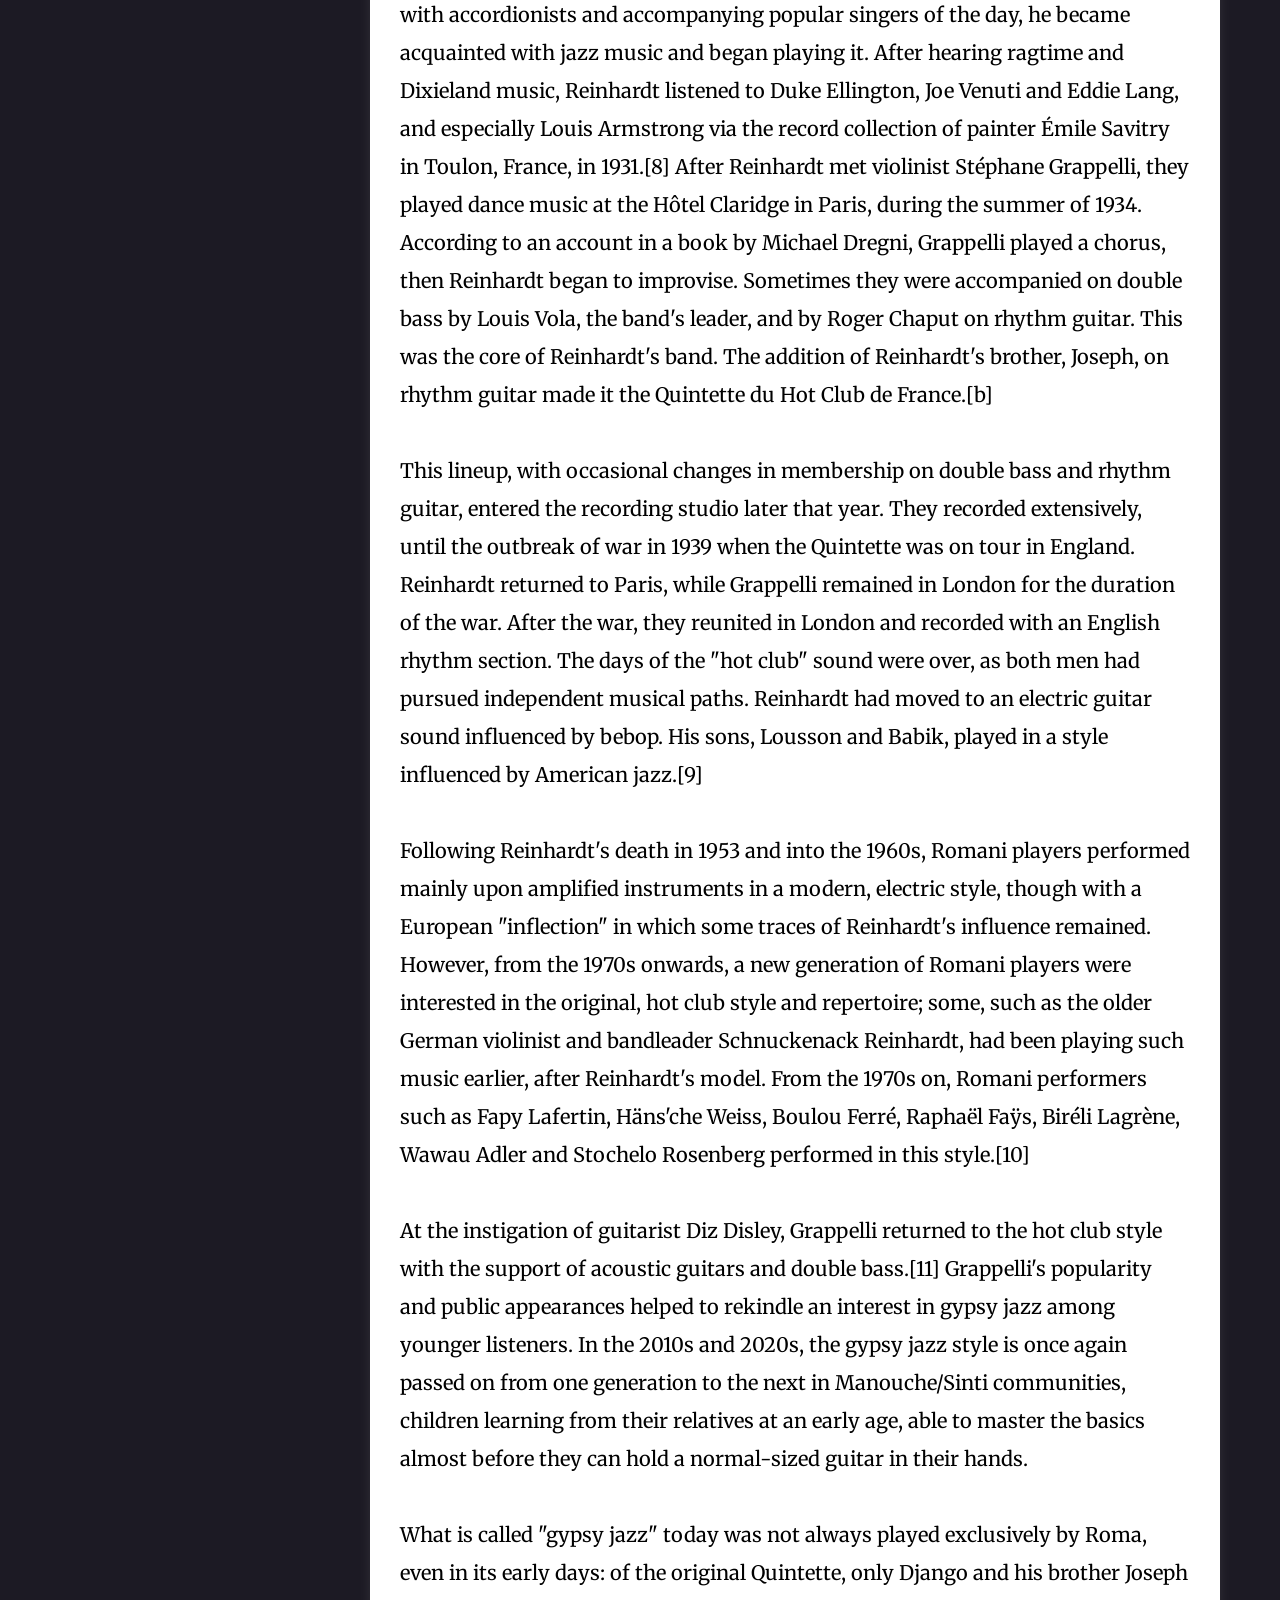
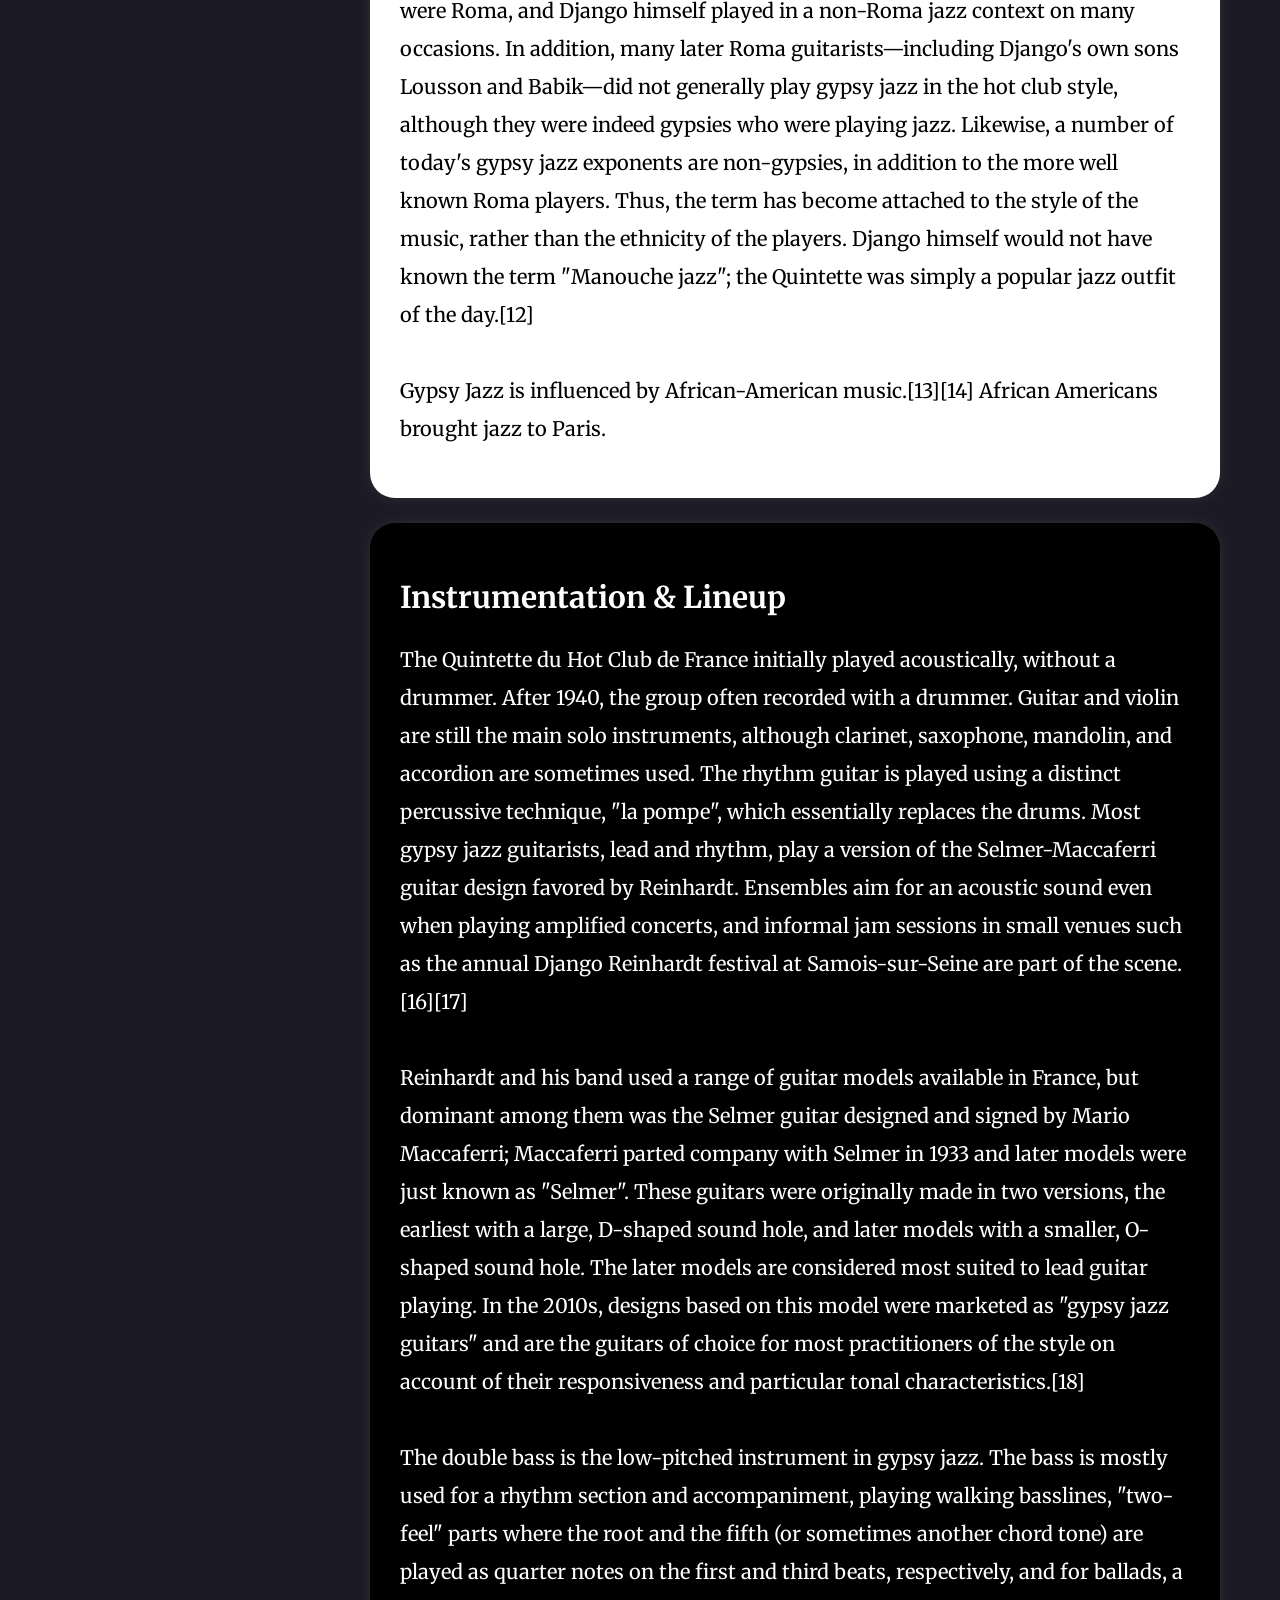
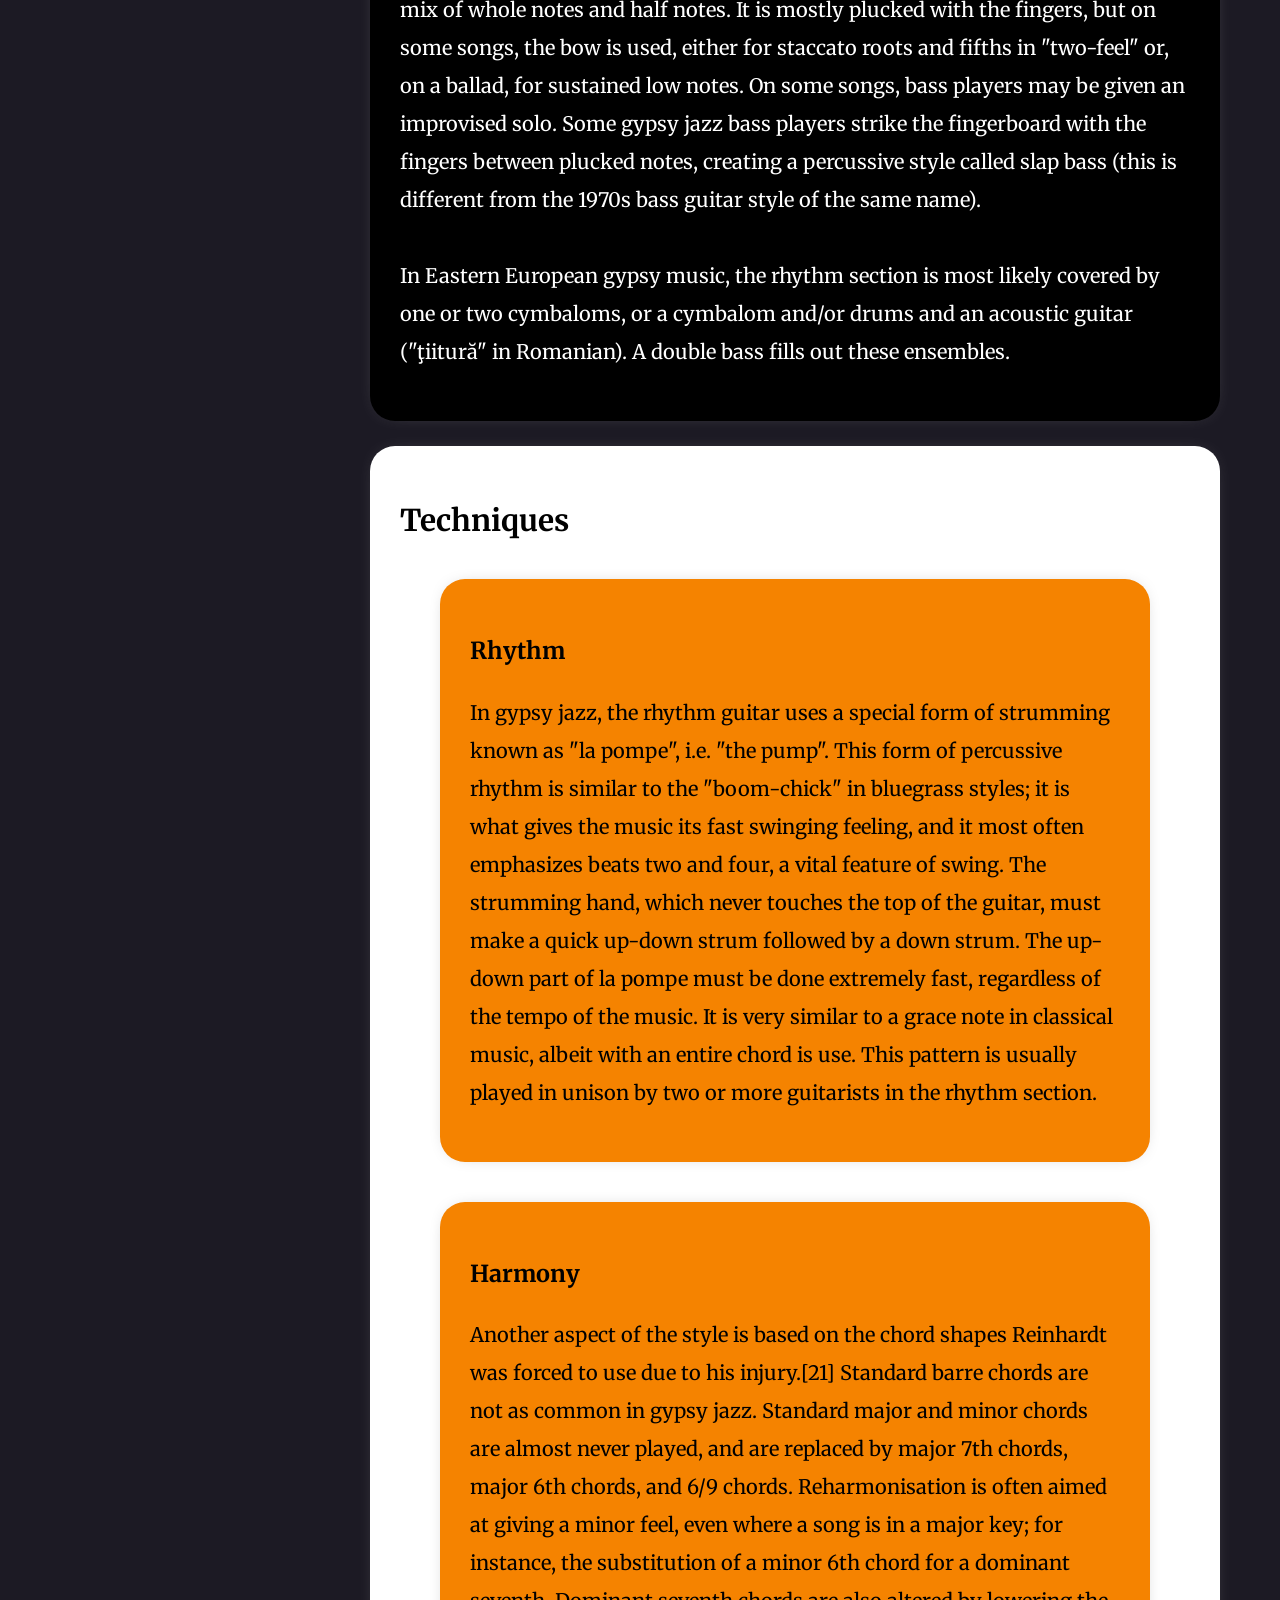
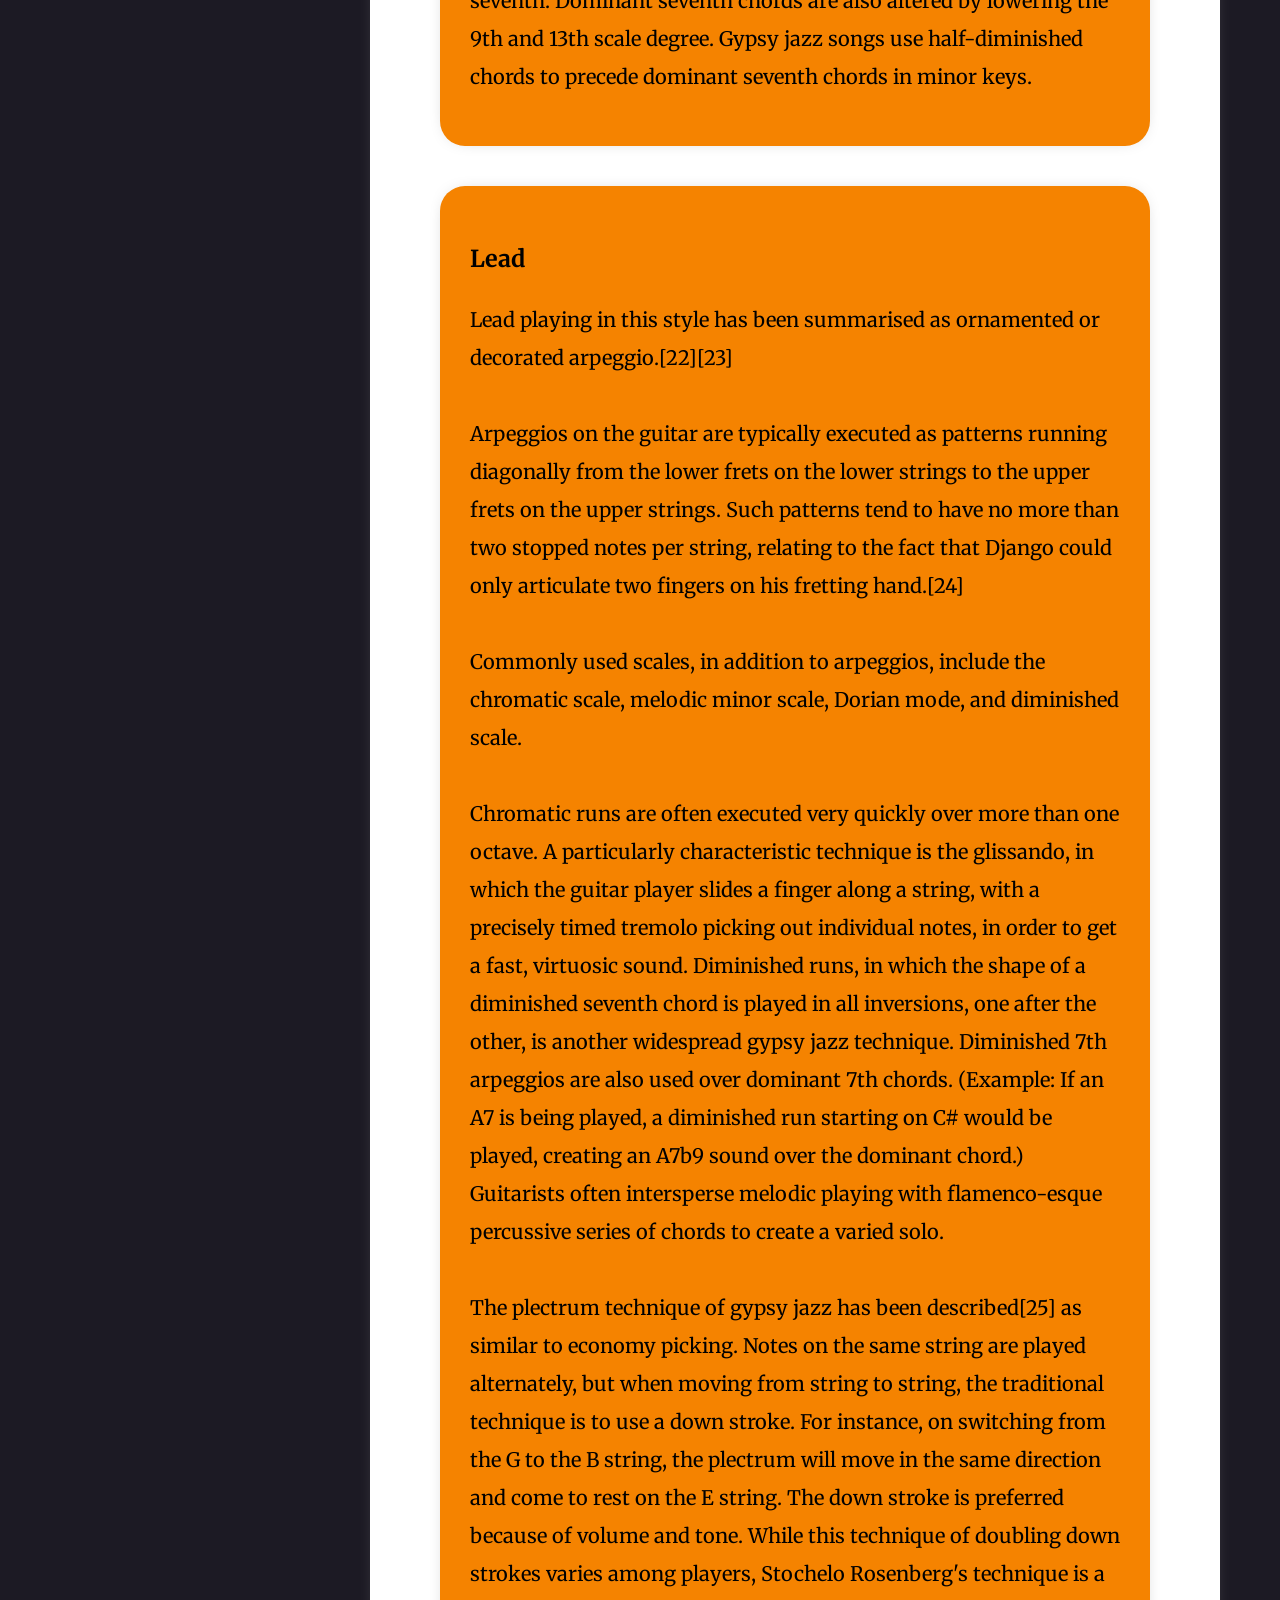
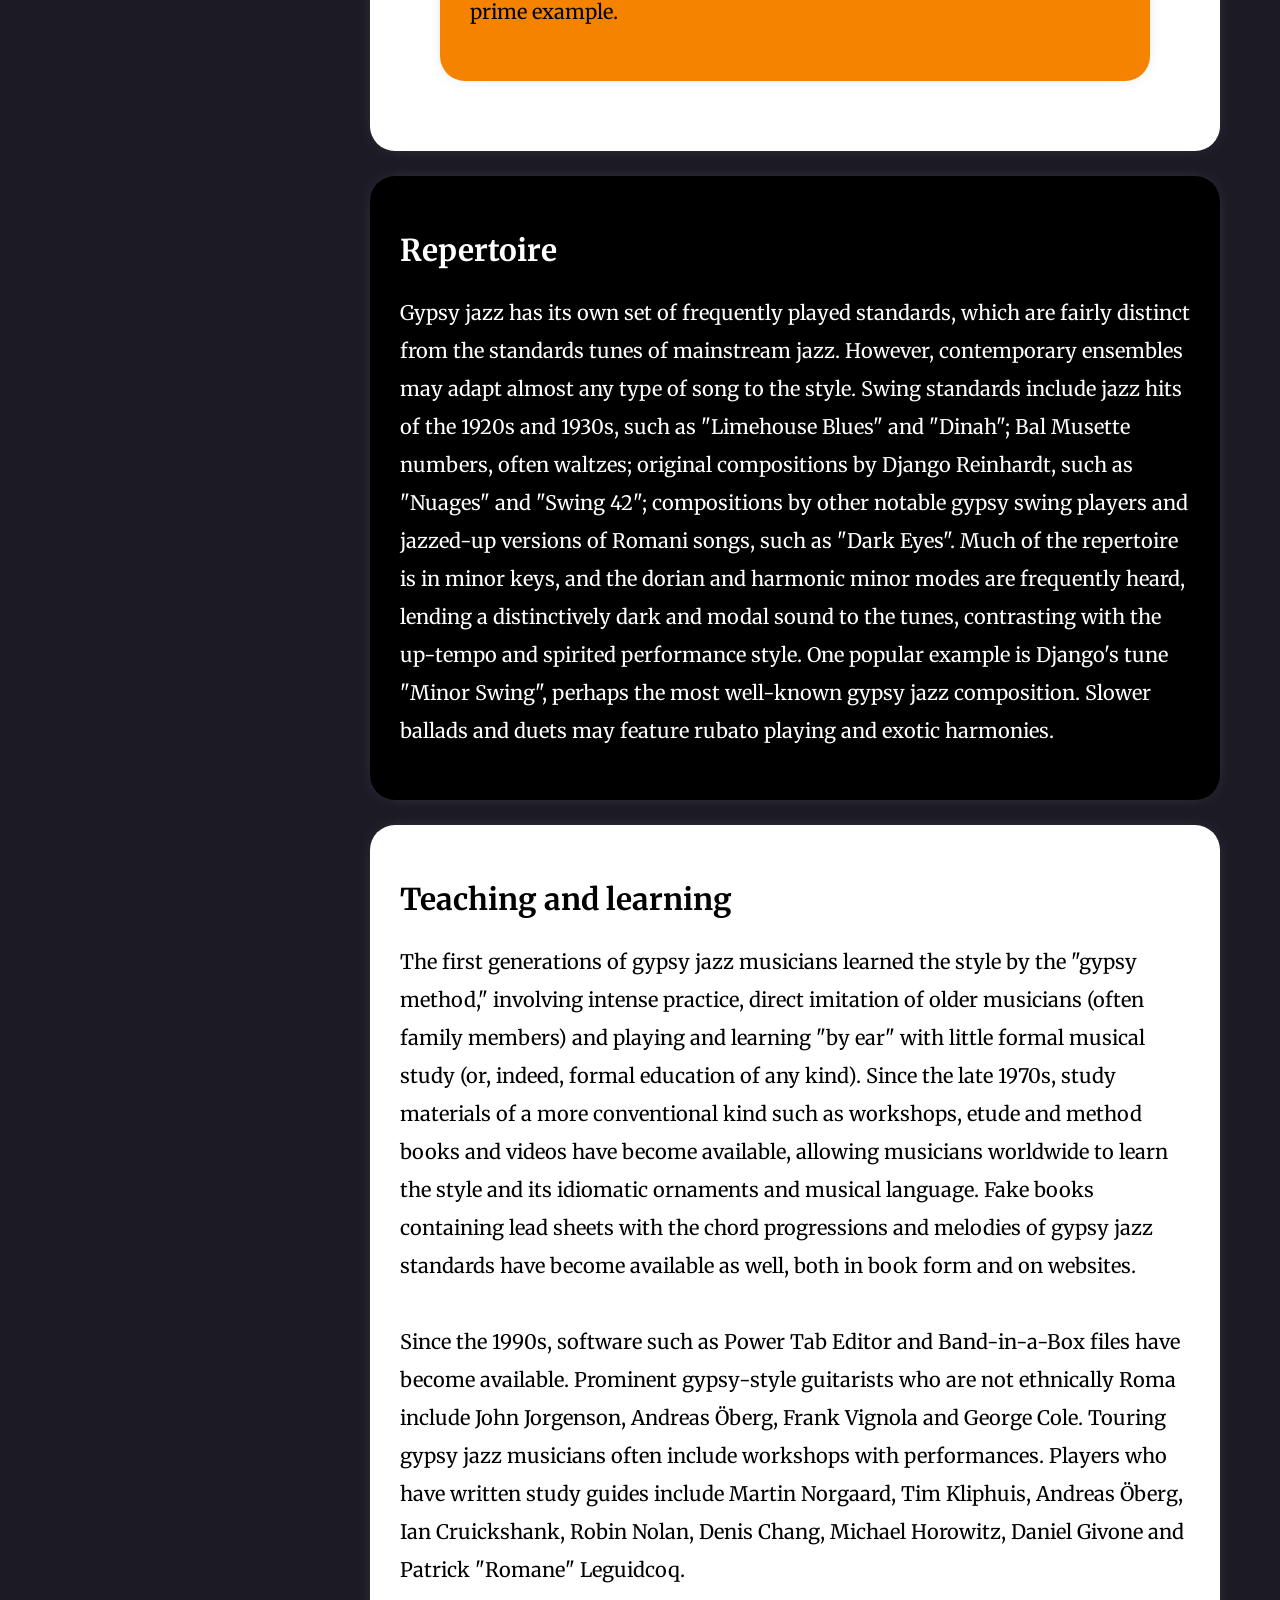
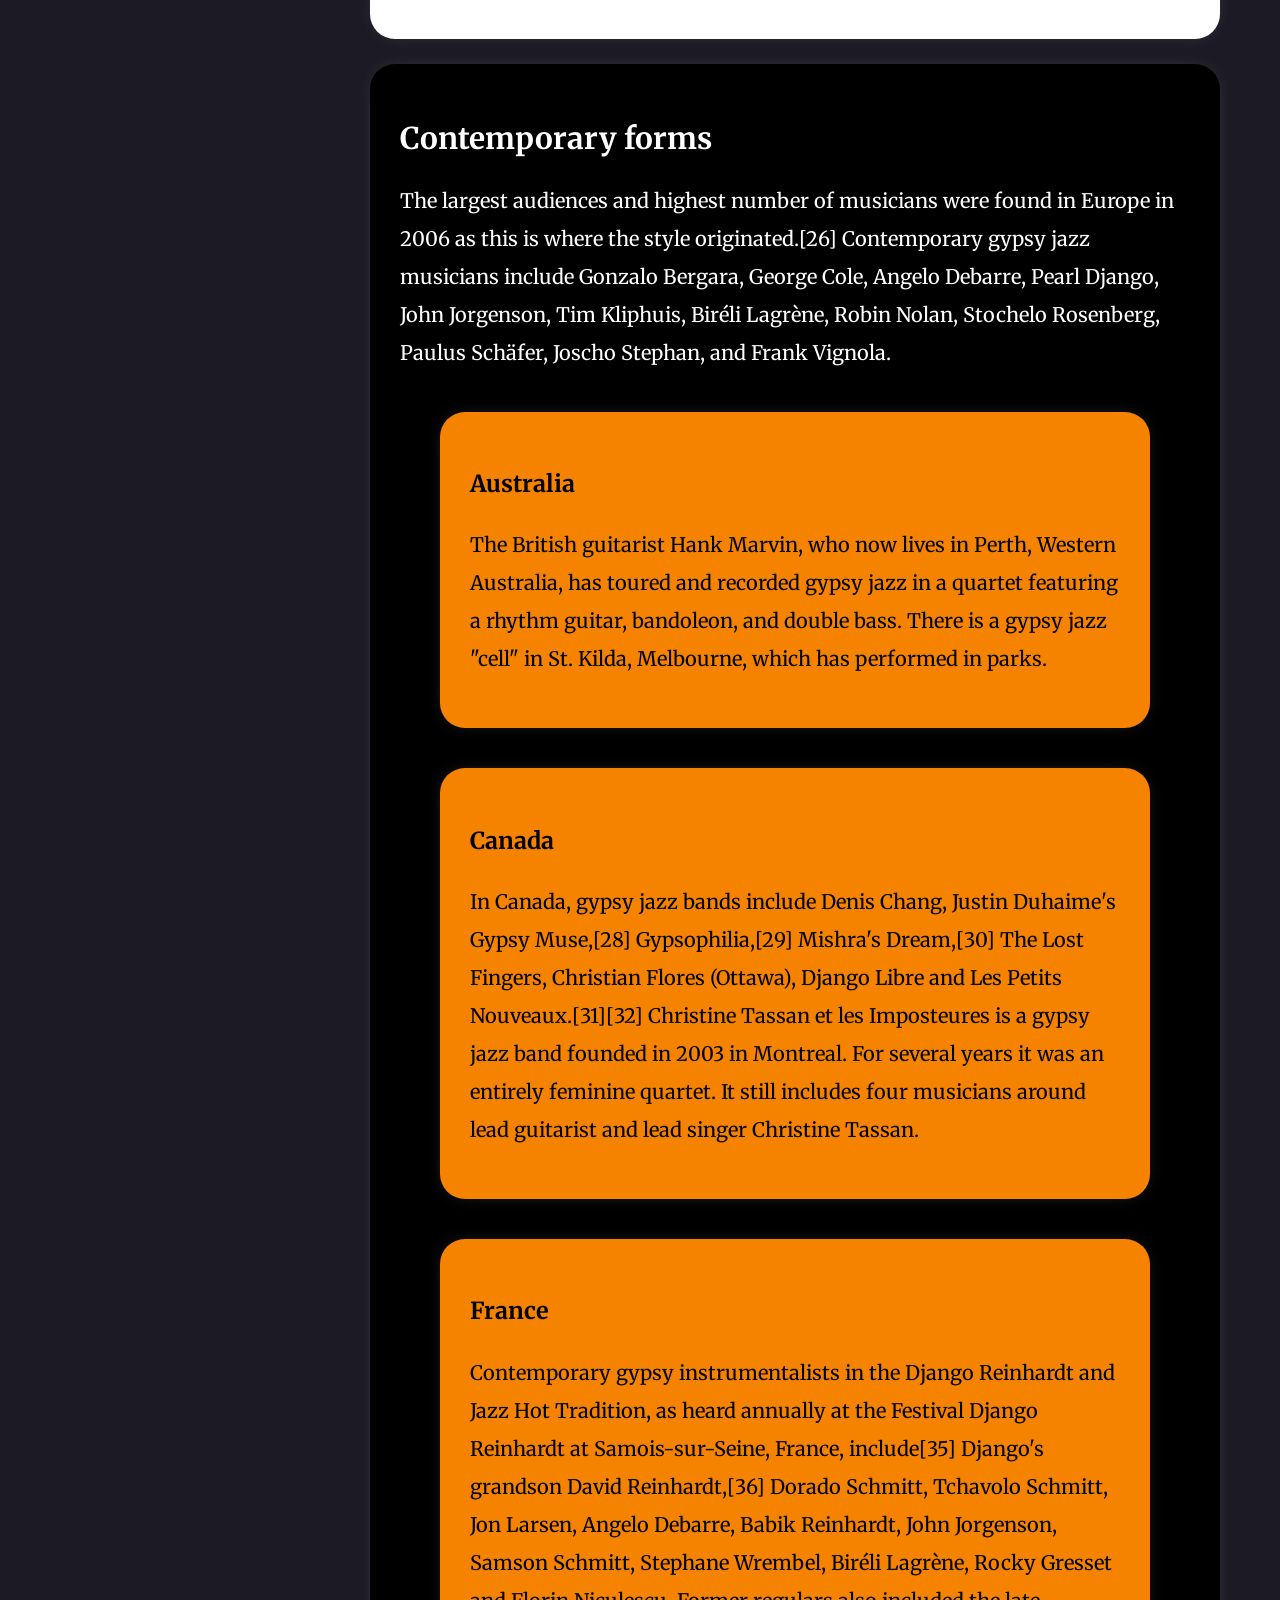
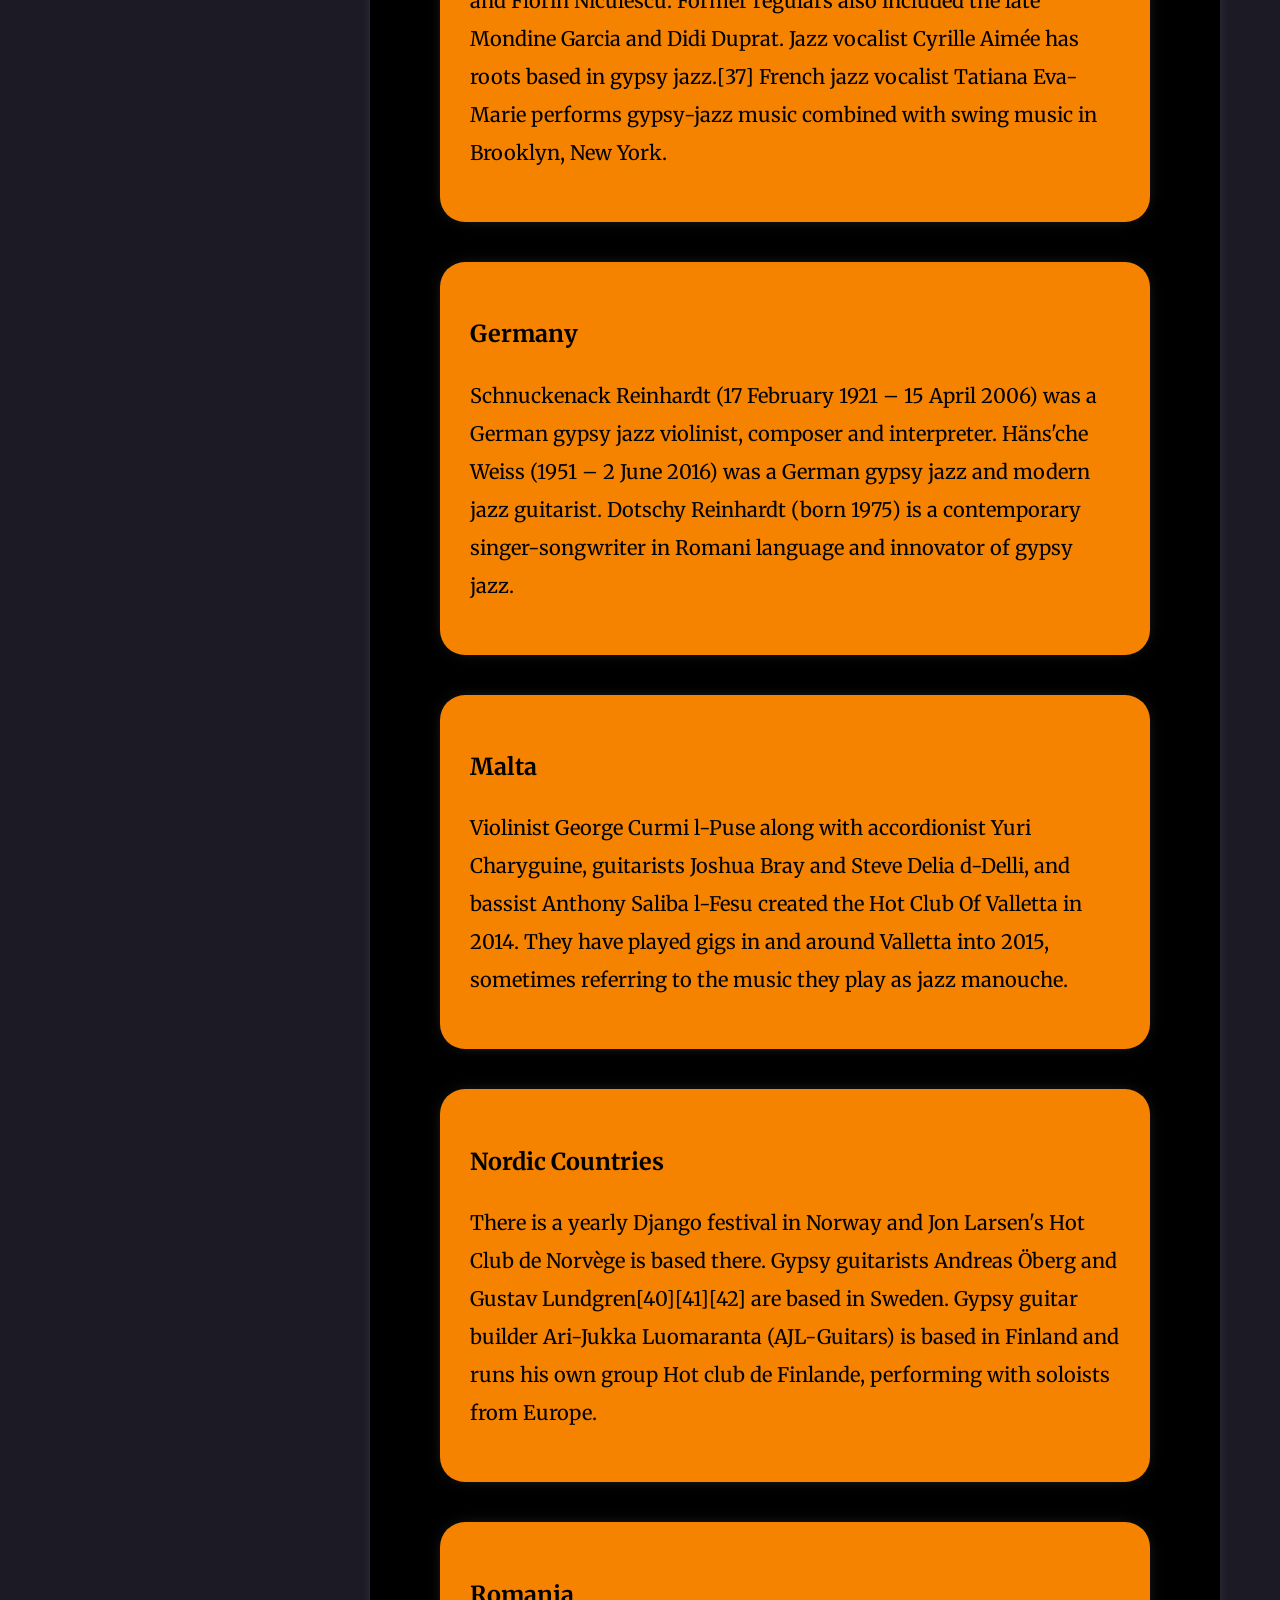
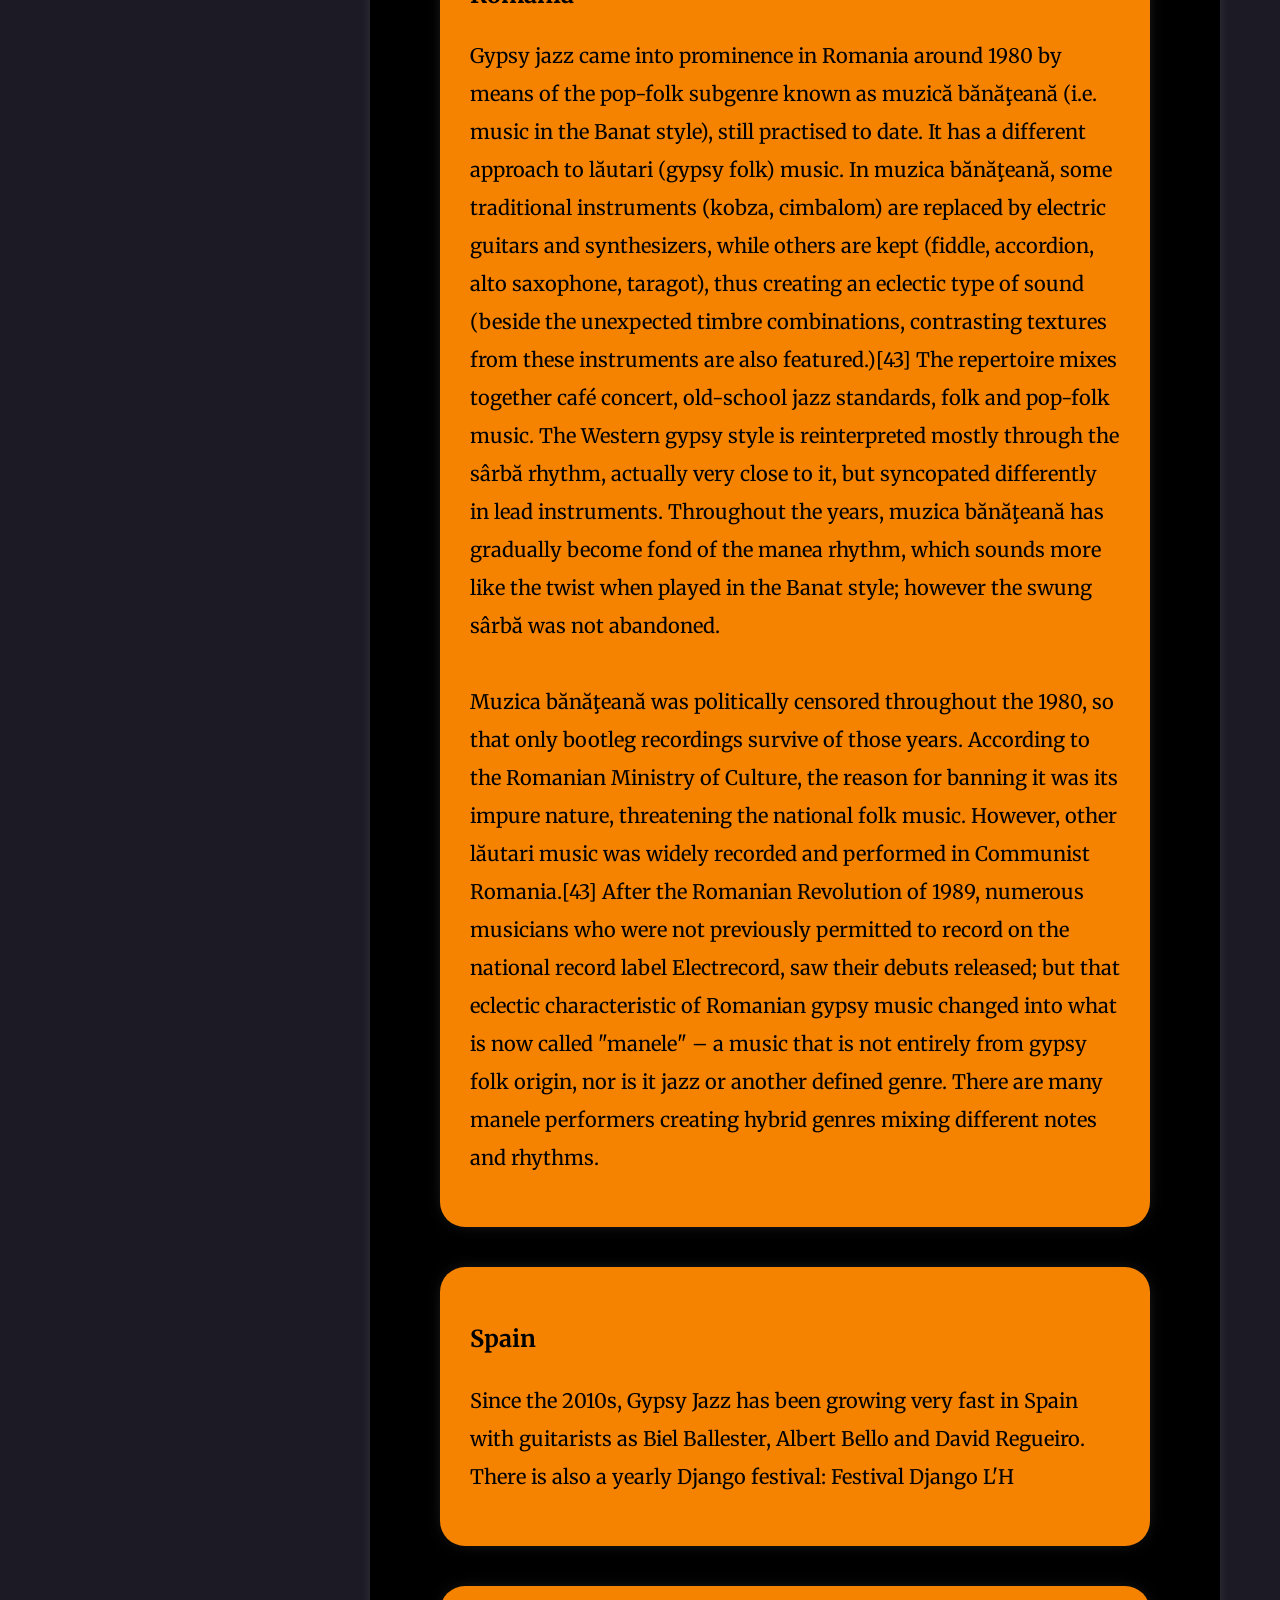
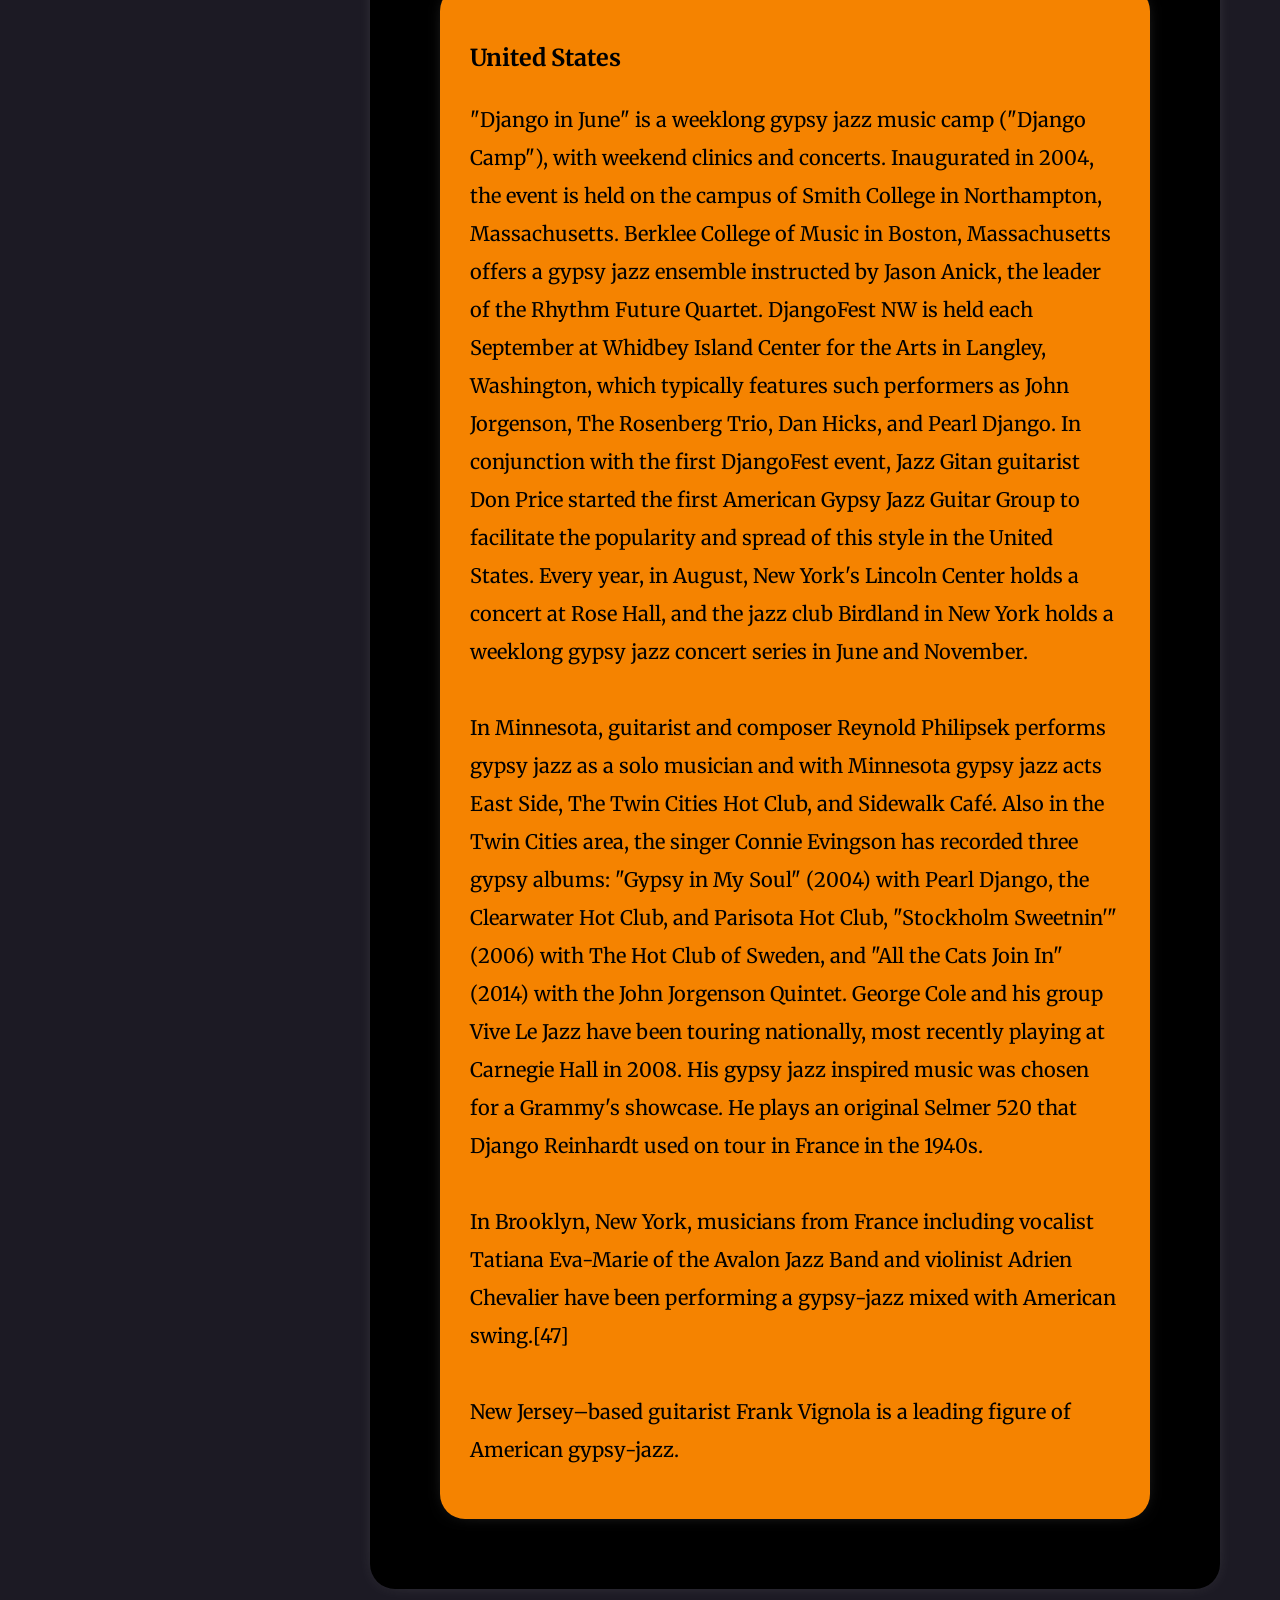
<file: Discover/Content/Gypsy Jazz/index.html>
<!DOCTYPE html>
<html lang="en">
    <head>
        <meta charset="UTF-8">
        <link rel="stylesheet" href="/Discover/Content_Style.css">
        <meta name="viewport" content="width=device-width, initial-scale=1.0">
        <title>Discover | Gypsy Jazz</title>
    </head>
    <body>
        
        <header>
            <img src="/Images/Potential Logo.svg" alt="logo" class="logo" width="7%">
            <div class="head">
                <nav class="navbar">
                    <ul class="navlinks">
                        <li><a href="/Accueil.html"> What's JAZZHUB ? </a></li>
                        <li><a href="/E-Learning/E-Learning.html"> E-Learning </a></li>
                        <li><a href="/store/Store.html"> Store </a></li>
                        <li><a href="/Discover/Main Page/index.html"> Discover </a></li>
                    </ul>
                </nav>
            </div>
            
        </header> 

        <main>

            <div class="sidenav">
                <h3>Contents</h3>
                <ul class="sidenav-list">
                    <li><a href="#header">Top</a></li>
                    <li><a href="#about">Gypsy Jazz</a></li>
                    <li><a href="#terminology">Terminology</a></li>
                    <li><a href="#history">History</a></li>
                    <li><a href="#instrumentation">Instrumentation &amp; Lineup</a></li>
                    <li>
                        <a href="#technique">Techniques</a>
                        <ul class="sidenav-sub">
                            <li><a href="#rhythm">Rhythm</a></li>
                            <li><a href="#harmony">Harmony</a></li>
                            <li><a href="#lead">Lead</a></li>
                        </ul>
                    </li>
                    <li><a href="#repertoire">Repertoire</a></li>
                    <li><a href="#teaching">Teaching and learning</a></li>
                    <li>
                        <a href="#forms">Contemporary forms</a>
                        <ul class="sidenav-sub">
                            <li><a href="#australia">Australia</a></li>
                            <li><a href="#canada">Canada</a></li>
                            <li><a href="#france">France</a></li>
                            <li><a href="#germany">Germany</a></li>
                            <li><a href="#malta">Malta</a></li>
                            <li><a href="#nordics">Nordic Countries</a></li>
                            <li><a href="#romania">Romania</a></li>
                            <li><a href="#spain">Spain</a></li>
                            <li><a href="#US">United States</a></li>
                        </ul>
                    </li>
                </ul>
            </div>

            <div class="main">

                <div id="about" class="mainBlock">

                    <h1 class="title">Gypsy Jazz</h1>

                    <p>
                        Gypsy jazz (also known as sinti jazz, gypsy swing, jazz manouche or hot club-style jazz) is a musical idiom inspired by the Romani jazz guitarist Jean "Django" Reinhardt (1910–1953), in conjunction with the French jazz violinist Stéphane Grappelli (1908–1997), as expressed by their group the Quintette du Hot Club de France.[2] The style has its origins in France and the Manouche clan of Romanis, and has remained popular amongst this clan. Gypsy jazz is often called by the French name jazz manouche, or alternatively, manouche jazz in English-language sources.[3]
    <br><br>
    Reinhardt was foremost among a group of gypsy guitarists working in Paris from the 1930s to the 1950s. The group included the brothers Baro, Sarane, and Matelo Ferret and Reinhardt's brother Joseph "Nin-Nin" Reinhardt.[4]
    <br><br>
    The style was popular in France and, via recordings and appearances by the original Quintette, in other European countries before and immediately after the Second World War. It fell out of favour as the "swing era" came to an end, being replaced in its homeland by bebop, mainstream jazz, and eventually, rock and roll. However, it had a resurgence from the 1970s onwards, among performers and audiences at festivals, etc., in particular the Festival Django Reinhardt which commenced in 1968 at Samois-sur-Seine, France (the location of Reinhardt's last residence) and continues to the present time. 
                    </p>

                </div>

                <div id="terminology" class="mainBlock">

                    <h2 class="title">Terminology</h2>

                    <p>
                        The musical style was first named jazz tsigane in the French language, which translates to "gypsy jazz" in English. Some scholars have noted that the name "manouche jazz" began to be used around the late 1990s as a replacement term.[5] The term "gypsy jazz" may be considered offensive, as the word "gypsy" has historically been used as a slur against Romani people.
                    </p>

                </div>

                <div id="history" class="mainBlock">

                    <h2 class="title">History</h2>

                    <p>
                        The origins of gypsy jazz can be traced to the Manouche[a] gypsy Django Reinhardt. After serving his musical "apprenticeship" playing in musette bands with accordionists and accompanying popular singers of the day, he became acquainted with jazz music and began playing it. After hearing ragtime and Dixieland music, Reinhardt listened to Duke Ellington, Joe Venuti and Eddie Lang, and especially Louis Armstrong via the record collection of painter Émile Savitry in Toulon, France, in 1931.[8] After Reinhardt met violinist Stéphane Grappelli, they played dance music at the Hôtel Claridge in Paris, during the summer of 1934. According to an account in a book by Michael Dregni, Grappelli played a chorus, then Reinhardt began to improvise. Sometimes they were accompanied on double bass by Louis Vola, the band's leader, and by Roger Chaput on rhythm guitar. This was the core of Reinhardt's band. The addition of Reinhardt's brother, Joseph, on rhythm guitar made it the Quintette du Hot Club de France.[b]
    <br><br>
    This lineup, with occasional changes in membership on double bass and rhythm guitar, entered the recording studio later that year. They recorded extensively, until the outbreak of war in 1939 when the Quintette was on tour in England. Reinhardt returned to Paris, while Grappelli remained in London for the duration of the war. After the war, they reunited in London and recorded with an English rhythm section. The days of the "hot club" sound were over, as both men had pursued independent musical paths. Reinhardt had moved to an electric guitar sound influenced by bebop. His sons, Lousson and Babik, played in a style influenced by American jazz.[9]
    <br><br>
    Following Reinhardt's death in 1953 and into the 1960s, Romani players performed mainly upon amplified instruments in a modern, electric style, though with a European "inflection" in which some traces of Reinhardt's influence remained. However, from the 1970s onwards, a new generation of Romani players were interested in the original, hot club style and repertoire; some, such as the older German violinist and bandleader Schnuckenack Reinhardt, had been playing such music earlier, after Reinhardt's model. From the 1970s on, Romani performers such as Fapy Lafertin, Häns'che Weiss, Boulou Ferré, Raphaël Faÿs, Biréli Lagrène, Wawau Adler and Stochelo Rosenberg performed in this style.[10]
    <br><br>
    At the instigation of guitarist Diz Disley, Grappelli returned to the hot club style with the support of acoustic guitars and double bass.[11] Grappelli's popularity and public appearances helped to rekindle an interest in gypsy jazz among younger listeners. In the 2010s and 2020s, the gypsy jazz style is once again passed on from one generation to the next in Manouche/Sinti communities, children learning from their relatives at an early age, able to master the basics almost before they can hold a normal-sized guitar in their hands.
    <br><br>
    What is called "gypsy jazz" today was not always played exclusively by Roma, even in its early days: of the original Quintette, only Django and his brother Joseph were Roma, and Django himself played in a non-Roma jazz context on many occasions. In addition, many later Roma guitarists—including Django's own sons Lousson and Babik—did not generally play gypsy jazz in the hot club style, although they were indeed gypsies who were playing jazz. Likewise, a number of today's gypsy jazz exponents are non-gypsies, in addition to the more well known Roma players. Thus, the term has become attached to the style of the music, rather than the ethnicity of the players. Django himself would not have known the term "Manouche jazz"; the Quintette was simply a popular jazz outfit of the day.[12]
    <br><br>
    Gypsy Jazz is influenced by African-American music.[13][14] African Americans brought jazz to Paris.
                    </p>

                </div>

                <div id="instrumentation" class="mainBlock">

                    <h2 class="title">Instrumentation & Lineup</h2>

                    <p>
                        The Quintette du Hot Club de France initially played acoustically, without a drummer. After 1940, the group often recorded with a drummer. Guitar and violin are still the main solo instruments, although clarinet, saxophone, mandolin, and accordion are sometimes used. The rhythm guitar is played using a distinct percussive technique, "la pompe", which essentially replaces the drums. Most gypsy jazz guitarists, lead and rhythm, play a version of the Selmer-Maccaferri guitar design favored by Reinhardt. Ensembles aim for an acoustic sound even when playing amplified concerts, and informal jam sessions in small venues such as the annual Django Reinhardt festival at Samois-sur-Seine are part of the scene.[16][17]
    <br><br>
    Reinhardt and his band used a range of guitar models available in France, but dominant among them was the Selmer guitar designed and signed by Mario Maccaferri; Maccaferri parted company with Selmer in 1933 and later models were just known as "Selmer". These guitars were originally made in two versions, the earliest with a large, D-shaped sound hole, and later models with a smaller, O-shaped sound hole. The later models are considered most suited to lead guitar playing. In the 2010s, designs based on this model were marketed as "gypsy jazz guitars" and are the guitars of choice for most practitioners of the style on account of their responsiveness and particular tonal characteristics.[18]
    <br><br>
    The double bass is the low-pitched instrument in gypsy jazz. The bass is mostly used for a rhythm section and accompaniment, playing walking basslines, "two-feel" parts where the root and the fifth (or sometimes another chord tone) are played as quarter notes on the first and third beats, respectively, and for ballads, a mix of whole notes and half notes. It is mostly plucked with the fingers, but on some songs, the bow is used, either for staccato roots and fifths in "two-feel" or, on a ballad, for sustained low notes. On some songs, bass players may be given an improvised solo. Some gypsy jazz bass players strike the fingerboard with the fingers between plucked notes, creating a percussive style called slap bass (this is different from the 1970s bass guitar style of the same name).
    <br><br>
    In Eastern European gypsy music, the rhythm section is most likely covered by one or two cymbaloms, or a cymbalom and/or drums and an acoustic guitar ("ţiitură" in Romanian). A double bass fills out these ensembles. 
                    </p>

                </div>

                <div id="technique" class="mainBlock">

                    <h2 class="title">Techniques</h2>

                    <div id="rhythm" class="subBlock">

                        <h3 class="title">Rhythm</h3>

                        <p>
                            In gypsy jazz, the rhythm guitar uses a special form of strumming known as "la pompe", i.e. "the pump". This form of percussive rhythm is similar to the "boom-chick" in bluegrass styles; it is what gives the music its fast swinging feeling, and it most often emphasizes beats two and four, a vital feature of swing. The strumming hand, which never touches the top of the guitar, must make a quick up-down strum followed by a down strum. The up-down part of la pompe must be done extremely fast, regardless of the tempo of the music. It is very similar to a grace note in classical music, albeit with an entire chord is use. This pattern is usually played in unison by two or more guitarists in the rhythm section.
                        </p>

                    </div>

                    <div id="harmony" class="subBlock">

                        <h3 class="title">Harmony</h3>

                        <p>
                            Another aspect of the style is based on the chord shapes Reinhardt was forced to use due to his injury.[21] Standard barre chords are not as common in gypsy jazz. Standard major and minor chords are almost never played, and are replaced by major 7th chords, major 6th chords, and 6/9 chords. Reharmonisation is often aimed at giving a minor feel, even where a song is in a major key; for instance, the substitution of a minor 6th chord for a dominant seventh. Dominant seventh chords are also altered by lowering the 9th and 13th scale degree. Gypsy jazz songs use half-diminished chords to precede dominant seventh chords in minor keys.
                        </p>

                    </div>

                    <div id="lead" class="subBlock">

                        <h3 class="title">Lead</h3>

                        <p>
                            Lead playing in this style has been summarised as ornamented or decorated arpeggio.[22][23]
    <br><br>
    Arpeggios on the guitar are typically executed as patterns running diagonally from the lower frets on the lower strings to the upper frets on the upper strings. Such patterns tend to have no more than two stopped notes per string, relating to the fact that Django could only articulate two fingers on his fretting hand.[24]
    <br><br>
    Commonly used scales, in addition to arpeggios, include the chromatic scale, melodic minor scale, Dorian mode, and diminished scale.
    <br><br>
    Chromatic runs are often executed very quickly over more than one octave. A particularly characteristic technique is the glissando, in which the guitar player slides a finger along a string, with a precisely timed tremolo picking out individual notes, in order to get a fast, virtuosic sound. Diminished runs, in which the shape of a diminished seventh chord is played in all inversions, one after the other, is another widespread gypsy jazz technique. Diminished 7th arpeggios are also used over dominant 7th chords. (Example: If an A7 is being played, a diminished run starting on C# would be played, creating an A7b9 sound over the dominant chord.) Guitarists often intersperse melodic playing with flamenco-esque percussive series of chords to create a varied solo.
    <br><br>
    The plectrum technique of gypsy jazz has been described[25] as similar to economy picking. Notes on the same string are played alternately, but when moving from string to string, the traditional technique is to use a down stroke. For instance, on switching from the G to the B string, the plectrum will move in the same direction and come to rest on the E string. The down stroke is preferred because of volume and tone. While this technique of doubling down strokes varies among players, Stochelo Rosenberg's technique is a prime example. 
                        </p>

                    </div>

                </div>

                <div id="repertoire" class="mainBlock">

                    <h2 class="title">Repertoire</h2>

                    <p>
                        Gypsy jazz has its own set of frequently played standards, which are fairly distinct from the standards tunes of mainstream jazz. However, contemporary ensembles may adapt almost any type of song to the style. Swing standards include jazz hits of the 1920s and 1930s, such as "Limehouse Blues" and "Dinah"; Bal Musette numbers, often waltzes; original compositions by Django Reinhardt, such as "Nuages" and "Swing 42"; compositions by other notable gypsy swing players and jazzed-up versions of Romani songs, such as "Dark Eyes". Much of the repertoire is in minor keys, and the dorian and harmonic minor modes are frequently heard, lending a distinctively dark and modal sound to the tunes, contrasting with the up-tempo and spirited performance style. One popular example is Django's tune "Minor Swing", perhaps the most well-known gypsy jazz composition. Slower ballads and duets may feature rubato playing and exotic harmonies.
                    </p>

                </div>

                <div id="teaching" class="mainBlock">

                    <h2 class="title">Teaching and learning</h2>

                    <p>
                        The first generations of gypsy jazz musicians learned the style by the "gypsy method," involving intense practice, direct imitation of older musicians (often family members) and playing and learning "by ear" with little formal musical study (or, indeed, formal education of any kind). Since the late 1970s, study materials of a more conventional kind such as workshops, etude and method books and videos have become available, allowing musicians worldwide to learn the style and its idiomatic ornaments and musical language. Fake books containing lead sheets with the chord progressions and melodies of gypsy jazz standards have become available as well, both in book form and on websites.
    <br><br>
    Since the 1990s, software such as Power Tab Editor and Band-in-a-Box files have become available. Prominent gypsy-style guitarists who are not ethnically Roma include John Jorgenson, Andreas Öberg, Frank Vignola and George Cole. Touring gypsy jazz musicians often include workshops with performances. Players who have written study guides include Martin Norgaard, Tim Kliphuis, Andreas Öberg, Ian Cruickshank, Robin Nolan, Denis Chang, Michael Horowitz, Daniel Givone and Patrick "Romane" Leguidcoq. 
                    </p>

                </div>

                <div id="forms" class="mainBlock">

                    <h2 class="title">Contemporary forms</h2>

                    <p>
                        The largest audiences and highest number of musicians were found in Europe in 2006 as this is where the style originated.[26] Contemporary gypsy jazz musicians include Gonzalo Bergara, George Cole, Angelo Debarre, Pearl Django, John Jorgenson, Tim Kliphuis, Biréli Lagrène, Robin Nolan, Stochelo Rosenberg, Paulus Schäfer, Joscho Stephan, and Frank Vignola.
                    </p>

                    <div id="australia" class="subBlock">

                        <h3 class="title">Australia</h3>

                        <p>
                            The British guitarist Hank Marvin, who now lives in Perth, Western Australia, has toured and recorded gypsy jazz in a quartet featuring a rhythm guitar, bandoleon, and double bass. There is a gypsy jazz "cell" in St. Kilda, Melbourne, which has performed in parks.
                        </p>

                    </div>

                    <div id="canada" class="subBlock">

                        <h3 class="title">Canada</h3>

                        <p>
                            In Canada, gypsy jazz bands include Denis Chang, Justin Duhaime's Gypsy Muse,[28] Gypsophilia,[29] Mishra's Dream,[30] The Lost Fingers, Christian Flores (Ottawa), Django Libre and Les Petits Nouveaux.[31][32] Christine Tassan et les Imposteures is a gypsy jazz band founded in 2003 in Montreal. For several years it was an entirely feminine quartet. It still includes four musicians around lead guitarist and lead singer Christine Tassan.
                        </p>

                    </div>

                    <div id="france" class="subBlock">

                        <h3 class="title">France</h3>

                        <p>
                            Contemporary gypsy instrumentalists in the Django Reinhardt and Jazz Hot Tradition, as heard annually at the Festival Django Reinhardt at Samois-sur-Seine, France, include[35] Django's grandson David Reinhardt,[36] Dorado Schmitt, Tchavolo Schmitt, Jon Larsen, Angelo Debarre, Babik Reinhardt, John Jorgenson, Samson Schmitt, Stephane Wrembel, Biréli Lagrène, Rocky Gresset and Florin Niculescu. Former regulars also included the late Mondine Garcia and Didi Duprat. Jazz vocalist Cyrille Aimée has roots based in gypsy jazz.[37] French jazz vocalist Tatiana Eva-Marie performs gypsy-jazz music combined with swing music in Brooklyn, New York.
                        </p>

                    </div>

                    <div id="germany" class="subBlock">

                        <h3 class="title">Germany</h3>

                        <p>
                            Schnuckenack Reinhardt (17 February 1921 – 15 April 2006) was a German gypsy jazz violinist, composer and interpreter. Häns'che Weiss (1951 – 2 June 2016) was a German gypsy jazz and modern jazz guitarist. Dotschy Reinhardt (born 1975) is a contemporary singer-songwriter in Romani language and innovator of gypsy jazz.
                        </p>

                    </div>

                    <div id="malta" class="subBlock">

                        <h3 class="title">Malta</h3>

                        <p>
                            Violinist George Curmi l-Puse along with accordionist Yuri Charyguine, guitarists Joshua Bray and Steve Delia d-Delli, and bassist Anthony Saliba l-Fesu created the Hot Club Of Valletta in 2014. They have played gigs in and around Valletta into 2015, sometimes referring to the music they play as jazz manouche.
                        </p>

                    </div>

                    <div id="nordics" class="subBlock">

                        <h3 class="title">Nordic Countries</h3>

                        <p>
                            There is a yearly Django festival in Norway and Jon Larsen's Hot Club de Norvège is based there. Gypsy guitarists Andreas Öberg and Gustav Lundgren[40][41][42] are based in Sweden. Gypsy guitar builder Ari-Jukka Luomaranta (AJL-Guitars) is based in Finland and runs his own group Hot club de Finlande, performing with soloists from Europe.
                        </p>

                    </div>

                    <div id="romania" class="subBlock">

                        <h3 class="title">Romania</h3>

                        <p>
                            Gypsy jazz came into prominence in Romania around 1980 by means of the pop-folk subgenre known as muzică bănăţeană (i.e. music in the Banat style), still practised to date. It has a different approach to lăutari (gypsy folk) music. In muzica bănăţeană, some traditional instruments (kobza, cimbalom) are replaced by electric guitars and synthesizers, while others are kept (fiddle, accordion, alto saxophone, taragot), thus creating an eclectic type of sound (beside the unexpected timbre combinations, contrasting textures from these instruments are also featured.)[43] The repertoire mixes together café concert, old-school jazz standards, folk and pop-folk music. The Western gypsy style is reinterpreted mostly through the sârbă rhythm, actually very close to it, but syncopated differently in lead instruments. Throughout the years, muzica bănăţeană has gradually become fond of the manea rhythm, which sounds more like the twist when played in the Banat style; however the swung sârbă was not abandoned.
    <br><br>
    Muzica bănăţeană was politically censored throughout the 1980, so that only bootleg recordings survive of those years. According to the Romanian Ministry of Culture, the reason for banning it was its impure nature, threatening the national folk music. However, other lăutari music was widely recorded and performed in Communist Romania.[43] After the Romanian Revolution of 1989, numerous musicians who were not previously permitted to record on the national record label Electrecord, saw their debuts released; but that eclectic characteristic of Romanian gypsy music changed into what is now called "manele" – a music that is not entirely from gypsy folk origin, nor is it jazz or another defined genre. There are many manele performers creating hybrid genres mixing different notes and rhythms. 
                        </p>

                    </div>

                    <div id="spain" class="subBlock">

                        <h3 class="title">Spain</h3>

                        <p>
                            Since the 2010s, Gypsy Jazz has been growing very fast in Spain with guitarists as Biel Ballester, Albert Bello and David Regueiro. There is also a yearly Django festival: Festival Django L'H
                        </p>

                    </div>

                    <div id="US" class="subBlock">

                        <h3 class="title">United States</h3>

                        <p>
                            "Django in June" is a weeklong gypsy jazz music camp ("Django Camp"), with weekend clinics and concerts. Inaugurated in 2004, the event is held on the campus of Smith College in Northampton, Massachusetts. Berklee College of Music in Boston, Massachusetts offers a gypsy jazz ensemble instructed by Jason Anick, the leader of the Rhythm Future Quartet. DjangoFest NW is held each September at Whidbey Island Center for the Arts in Langley, Washington, which typically features such performers as John Jorgenson, The Rosenberg Trio, Dan Hicks, and Pearl Django. In conjunction with the first DjangoFest event, Jazz Gitan guitarist Don Price started the first American Gypsy Jazz Guitar Group to facilitate the popularity and spread of this style in the United States. Every year, in August, New York's Lincoln Center holds a concert at Rose Hall, and the jazz club Birdland in New York holds a weeklong gypsy jazz concert series in June and November.
    <br><br>
    In Minnesota, guitarist and composer Reynold Philipsek performs gypsy jazz as a solo musician and with Minnesota gypsy jazz acts East Side, The Twin Cities Hot Club, and Sidewalk Café. Also in the Twin Cities area, the singer Connie Evingson has recorded three gypsy albums: "Gypsy in My Soul" (2004) with Pearl Django, the Clearwater Hot Club, and Parisota Hot Club, "Stockholm Sweetnin'" (2006) with The Hot Club of Sweden, and "All the Cats Join In" (2014) with the John Jorgenson Quintet. George Cole and his group Vive Le Jazz have been touring nationally, most recently playing at Carnegie Hall in 2008. His gypsy jazz inspired music was chosen for a Grammy's showcase. He plays an original Selmer 520 that Django Reinhardt used on tour in France in the 1940s.
    <br><br>
    In Brooklyn, New York, musicians from France including vocalist Tatiana Eva-Marie of the Avalon Jazz Band and violinist Adrien Chevalier have been performing a gypsy-jazz mixed with American swing.[47]
    <br><br>
    New Jersey–based guitarist Frank Vignola is a leading figure of American gypsy-jazz.
                        </p>

                    </div>

                </div>

            </div>

        </main>

        <footer>
            <div class="footer_sections">
                <div class="ftr_div">
                    <h3>Info :</h3>
                    <ul>
                        <li><a href="#AboutUs">About</a></li>
                        <li><a href="#Contact">Contact</a></li>
                        <li><a href="#Newsletter">Newsletter</a></li>
                    </ul>
                </div>

                <div class="ftr_div">
                    <h3>E-Learning :</h3>
                    <ul>
                        <li><a href="/E-Learning/E-Learning.html">Vocals</a></li>
                        <li><a href="/E-Learning/E-Learning.html">Instruments</a></li>
                        <li><a href="/E-Learning/E-Learning.html">Music Theory</a></li>
                        <li><a href="/E-Learning/E-Learning.html">History</a></li>
                    </ul>
                </div>

                <div class="ftr_div">
                    <h3>Discover :</h3>
                    <ul>
                        <li><a href="/Discover/Main Page/index.html">Artists</a></li>
                        <li><a href="/Discover/Main Page/index.html">Bands</a></li>
                        <li><a href="/Discover/Main Page/index.html">Genres</a></li>
                        <li><a href="/Discover/Main Page/index.html">Festivals & Clubs</a></li>
                    </ul>
                </div>

                <div class="ftr_div">
                    <h3>Connect With Us :</h3>
                    <ul>
                        <li><a href="">Youtube</a></li>
                        <li><a href="">Instagram</a></li>
                        <li><a href="">Tiktok</a></li>
                        <li><a href="">Twitter</a></li>
                    </ul>
                </div>
            </div>

            <div class="copyright">
                <p>&copy;2025 JAZZHUB. All Rights Reserved.</p>
            </div>
            
        </footer>

        <div class="sidenav-mobile-indicator" id="sidenav-indicator" aria-hidden="true"></div>

        <script src="/Discover/sidenav.js"></script>

    </body>
</html>
</file>
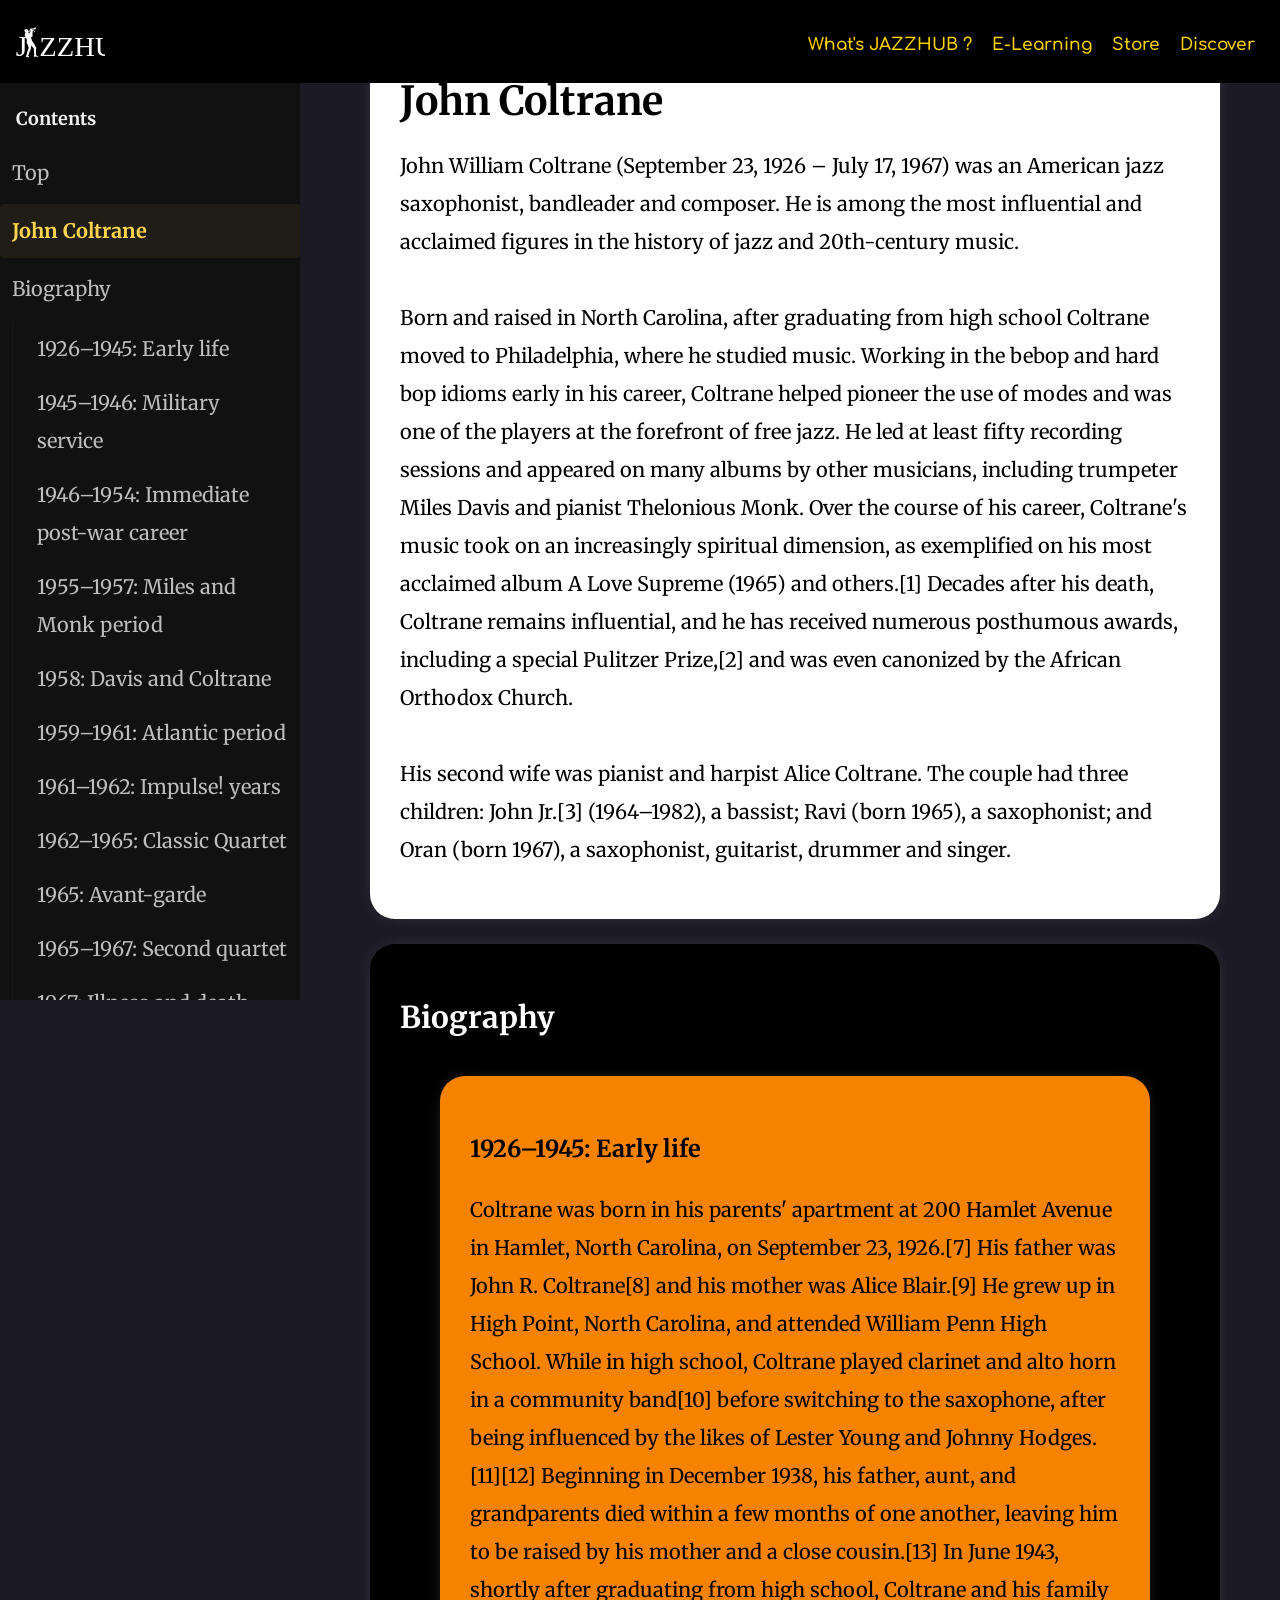
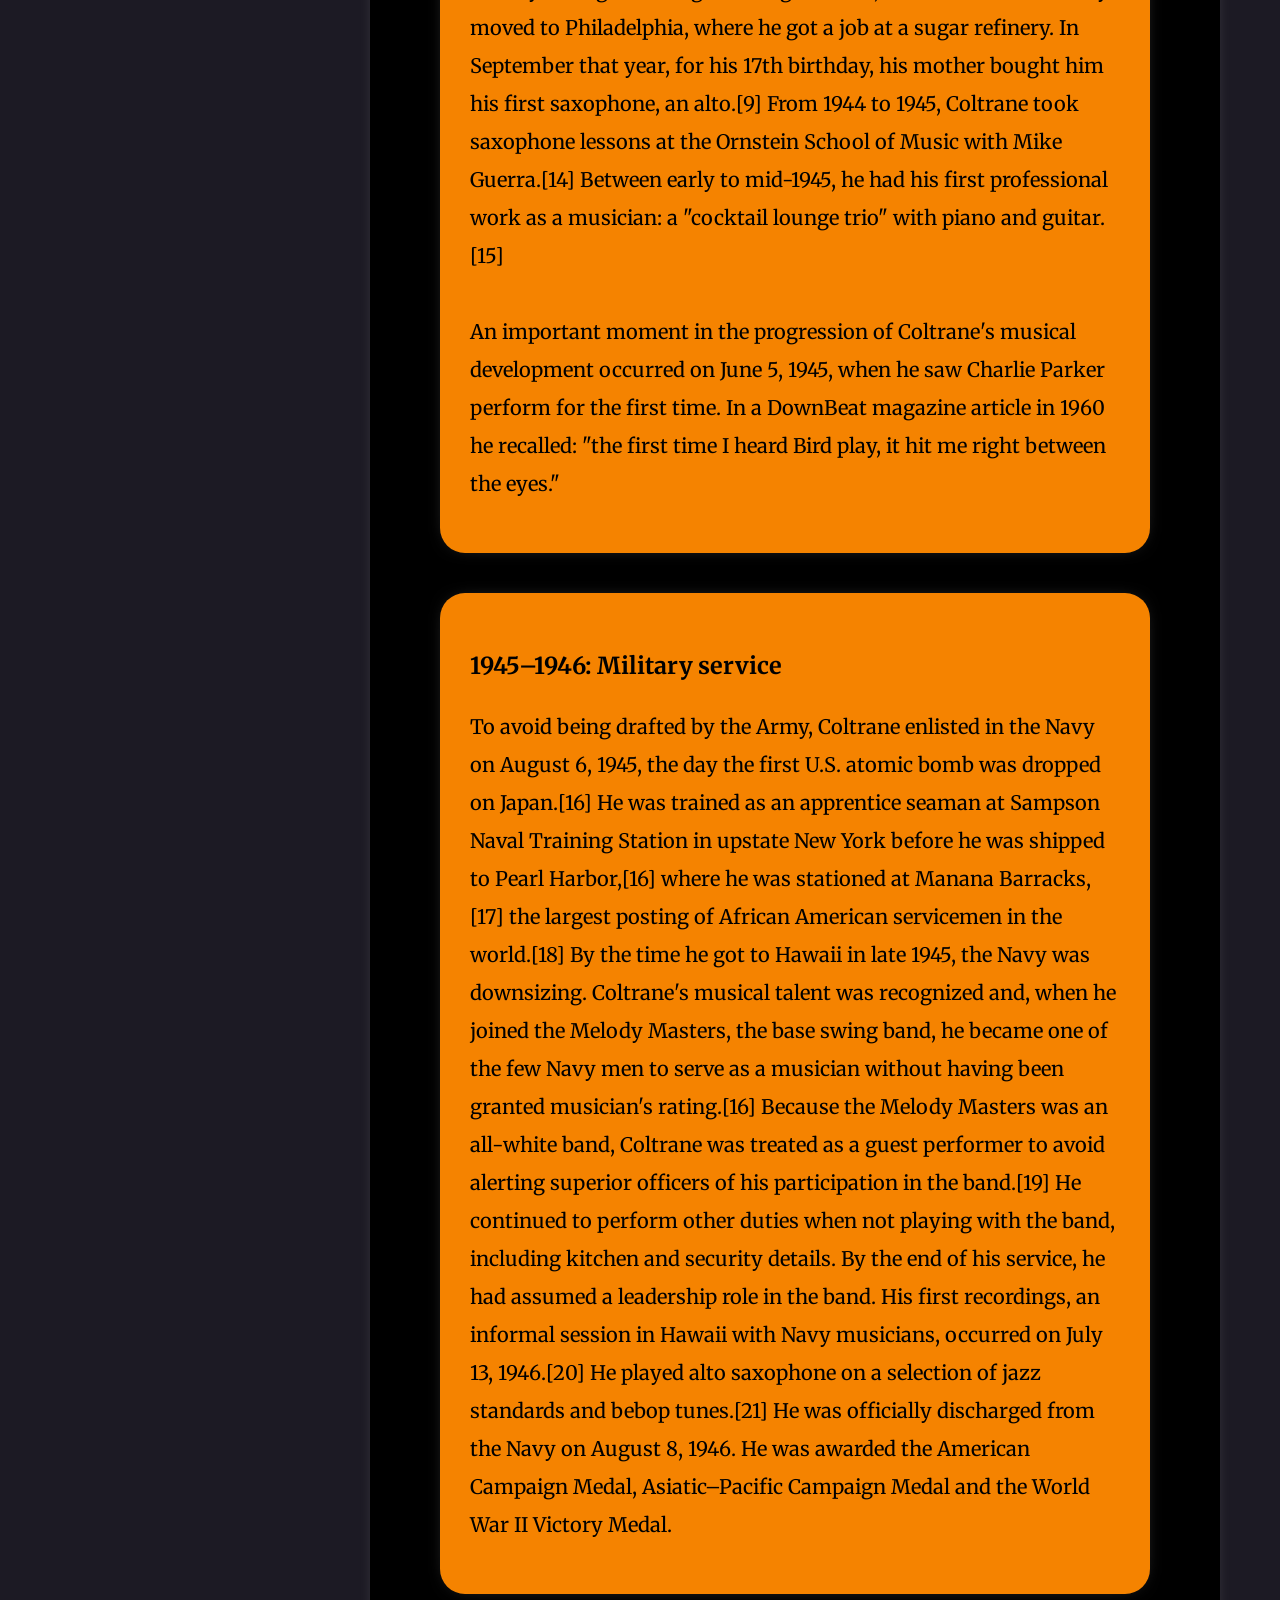
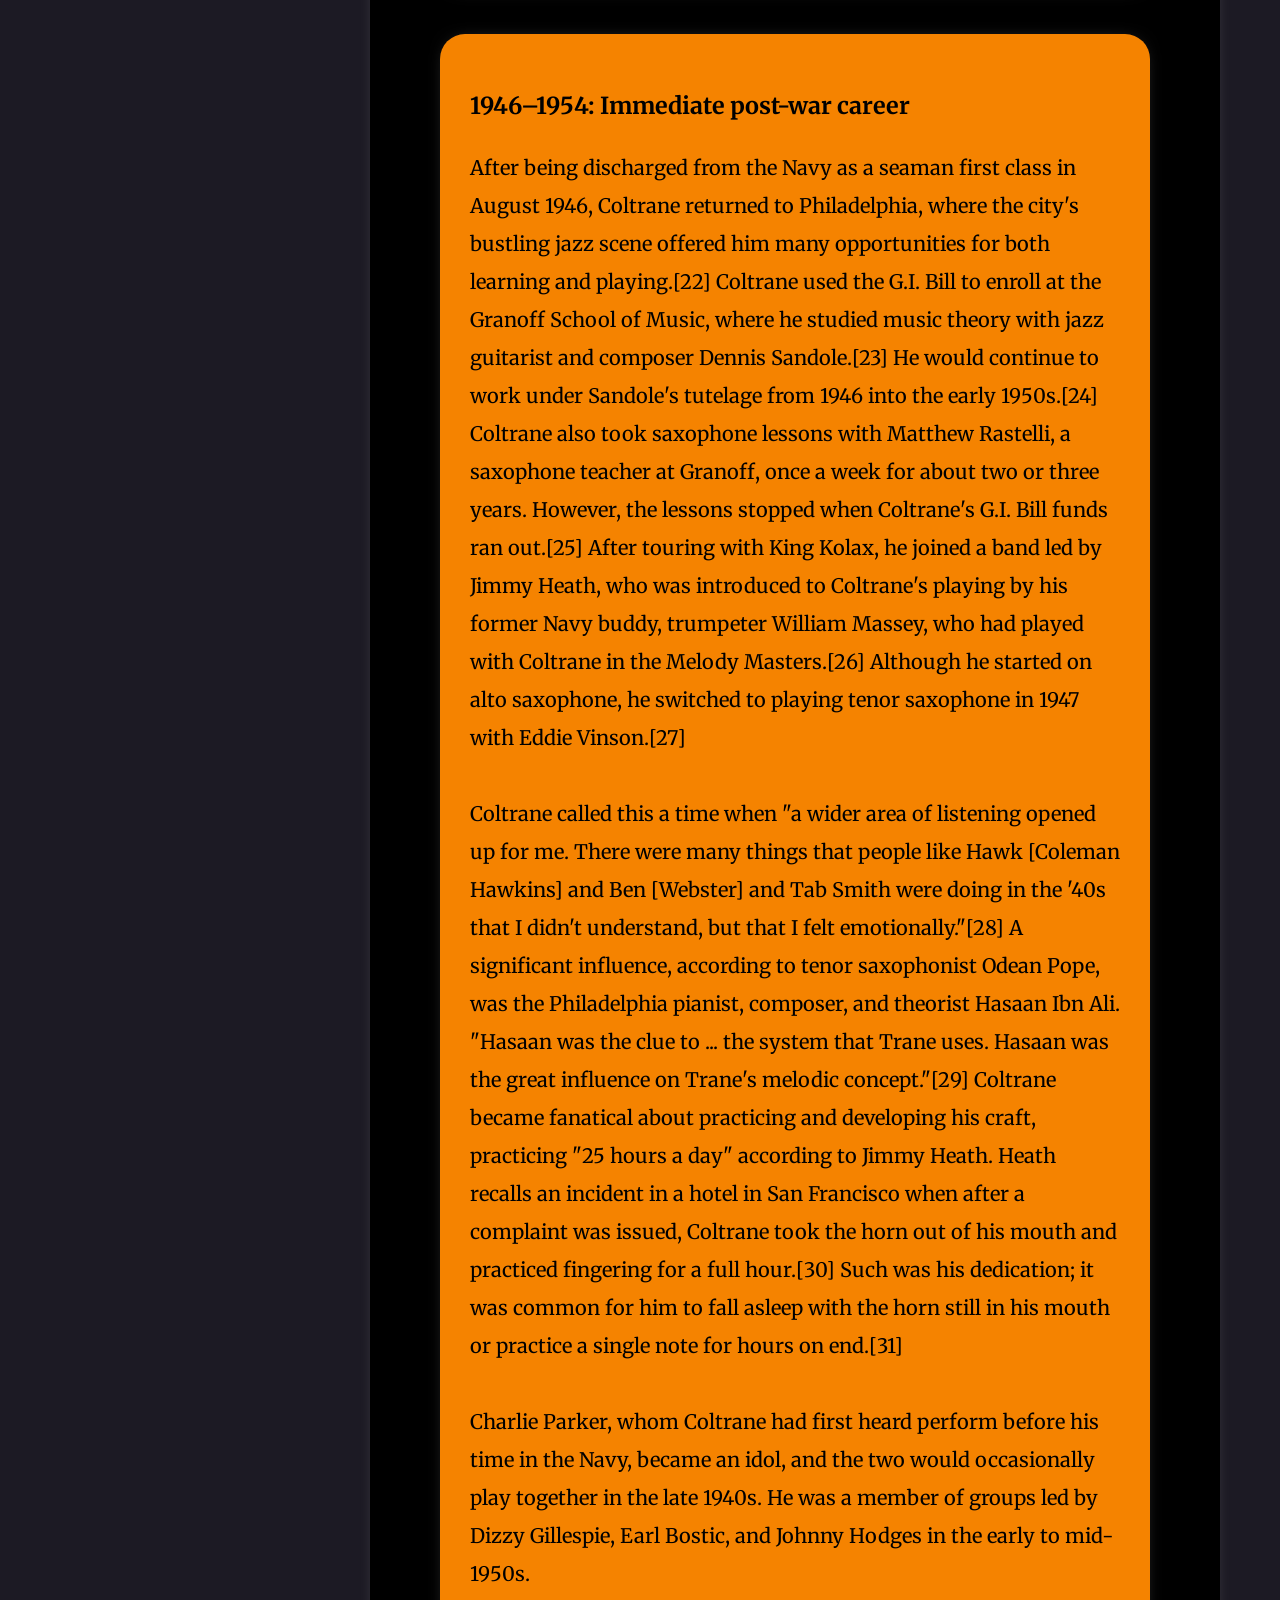
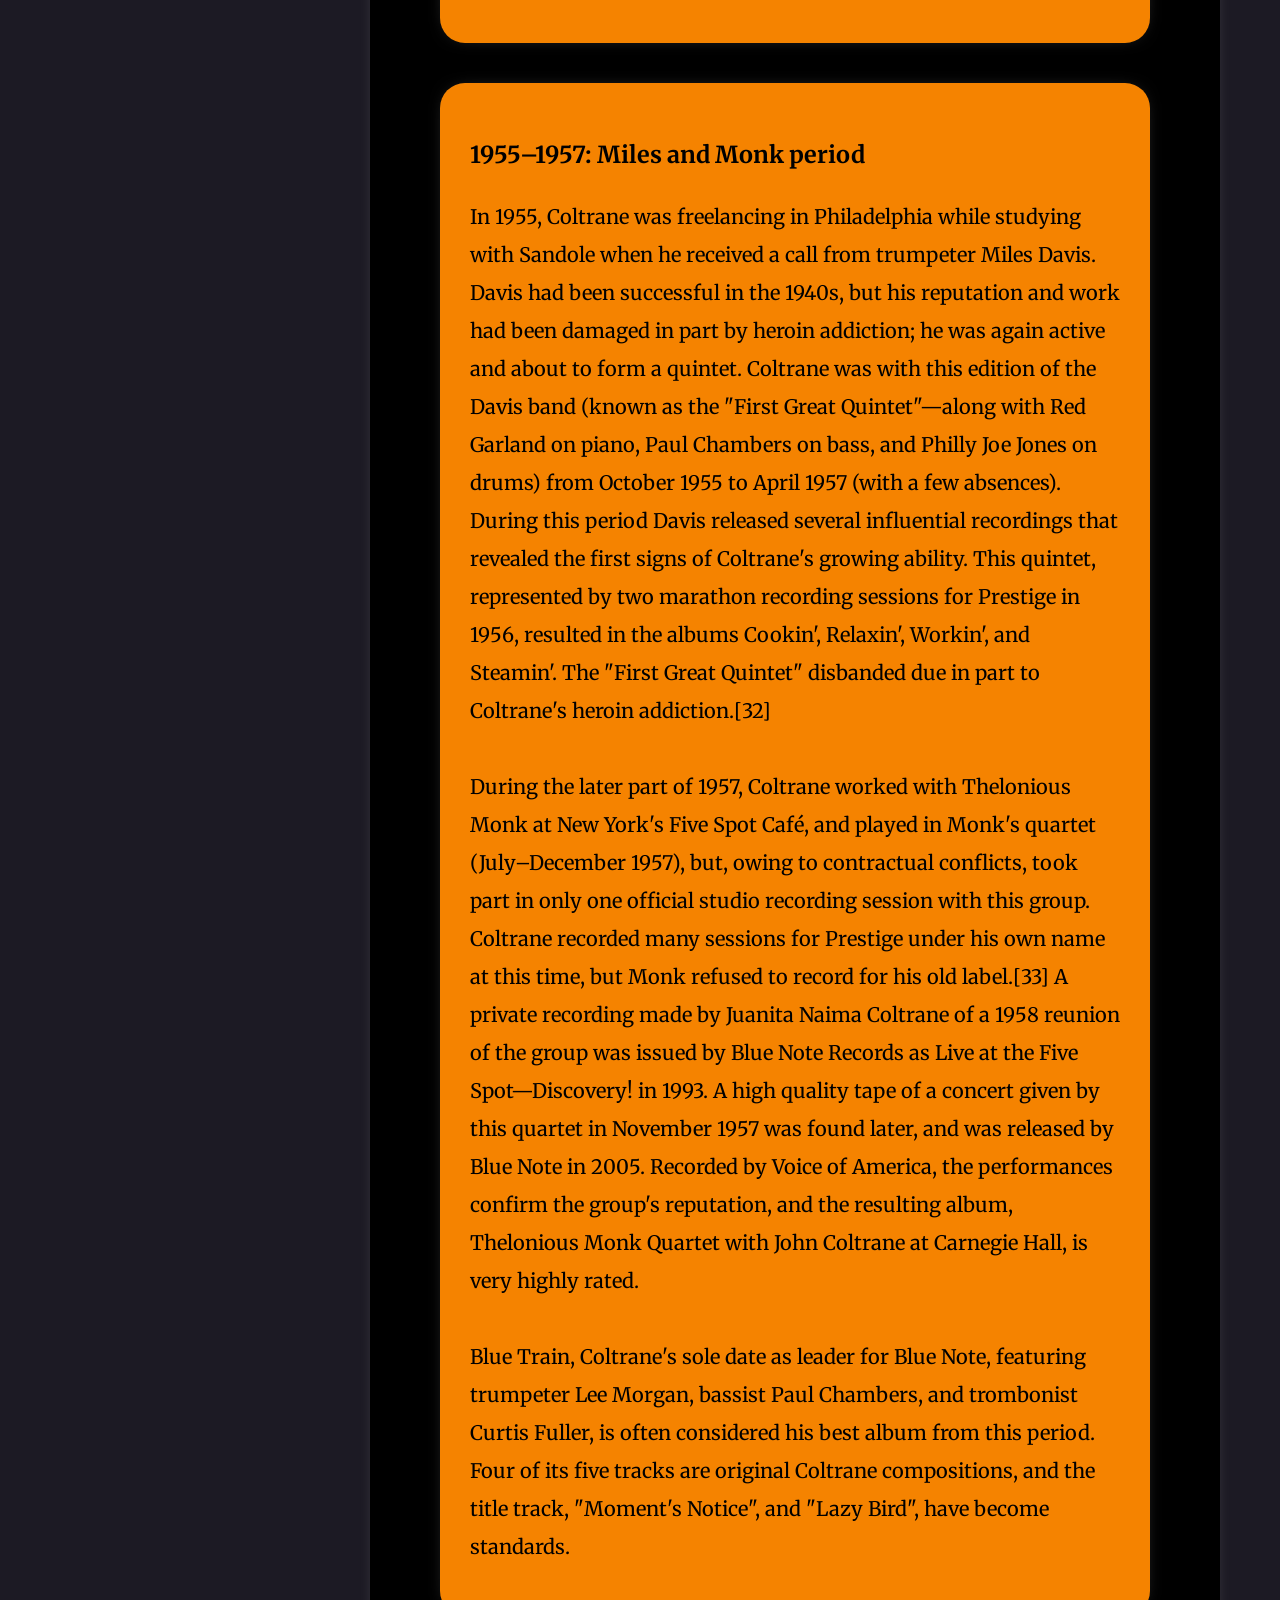
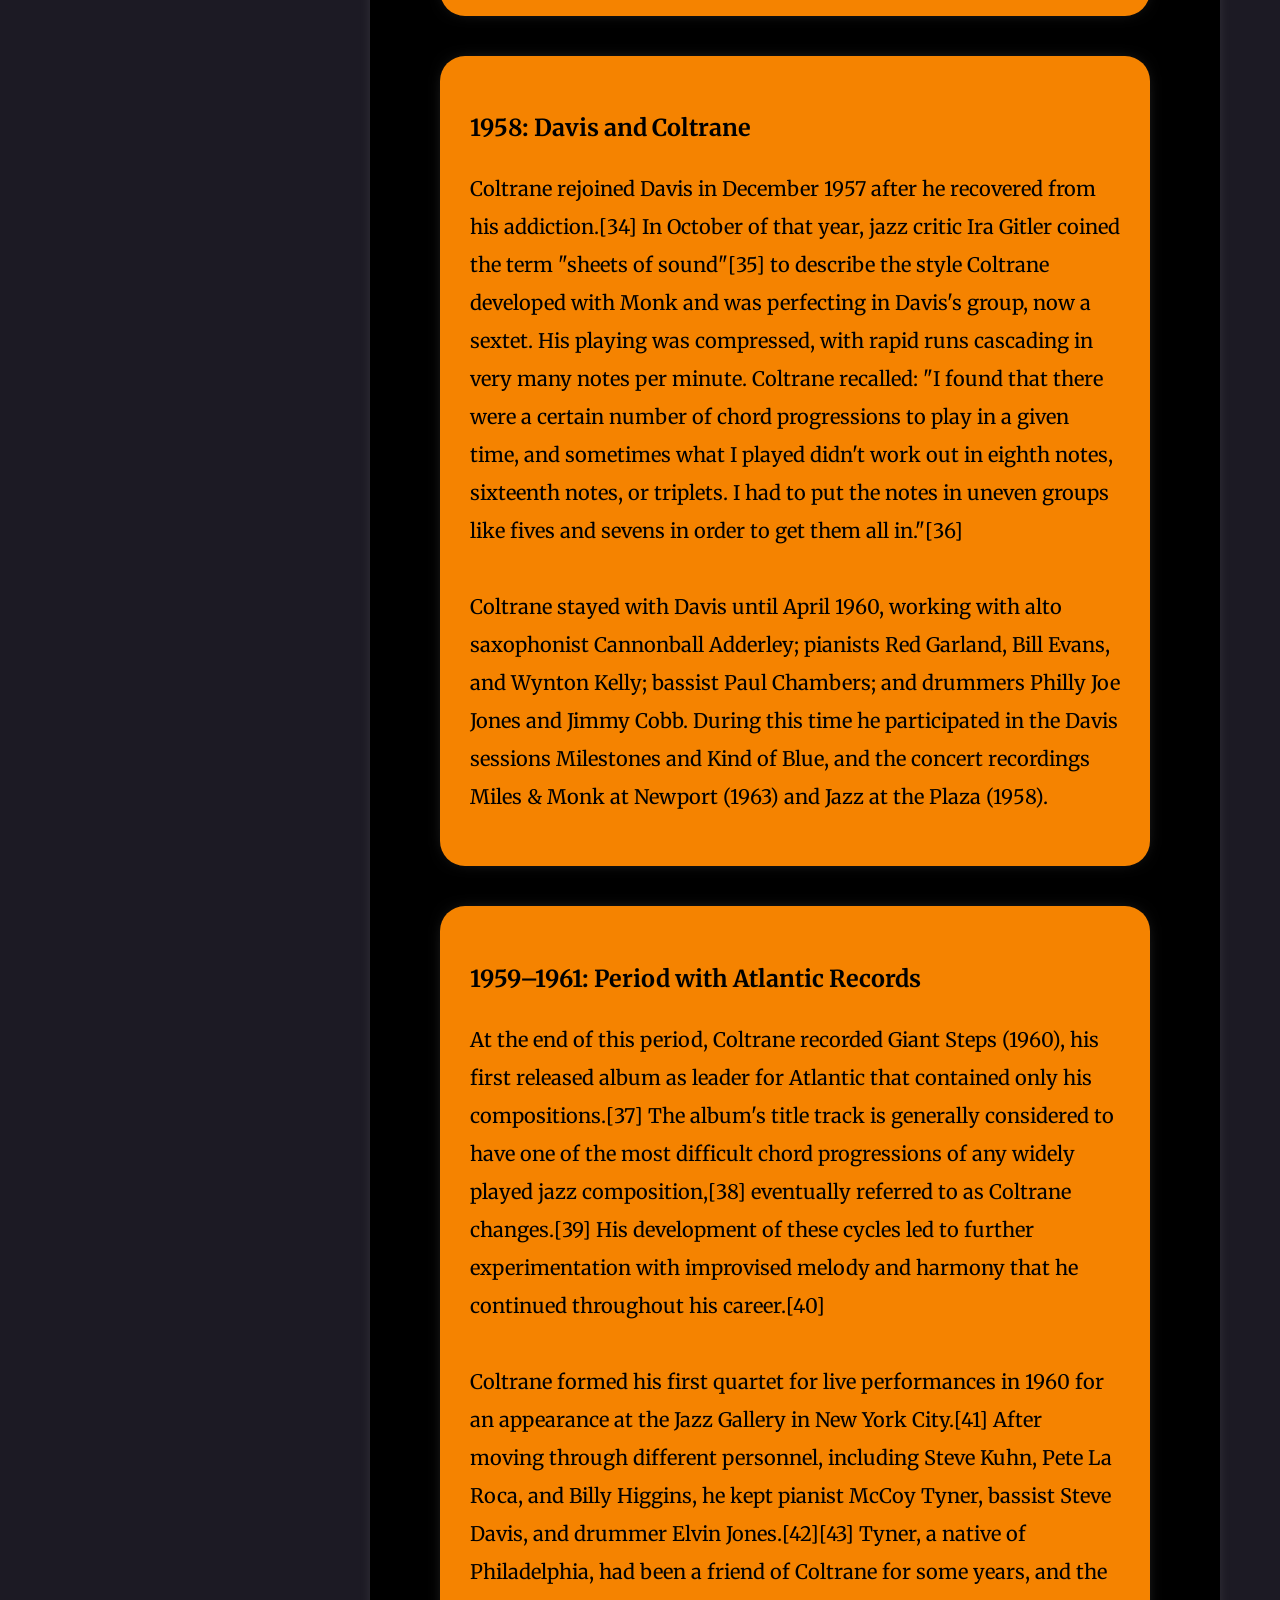
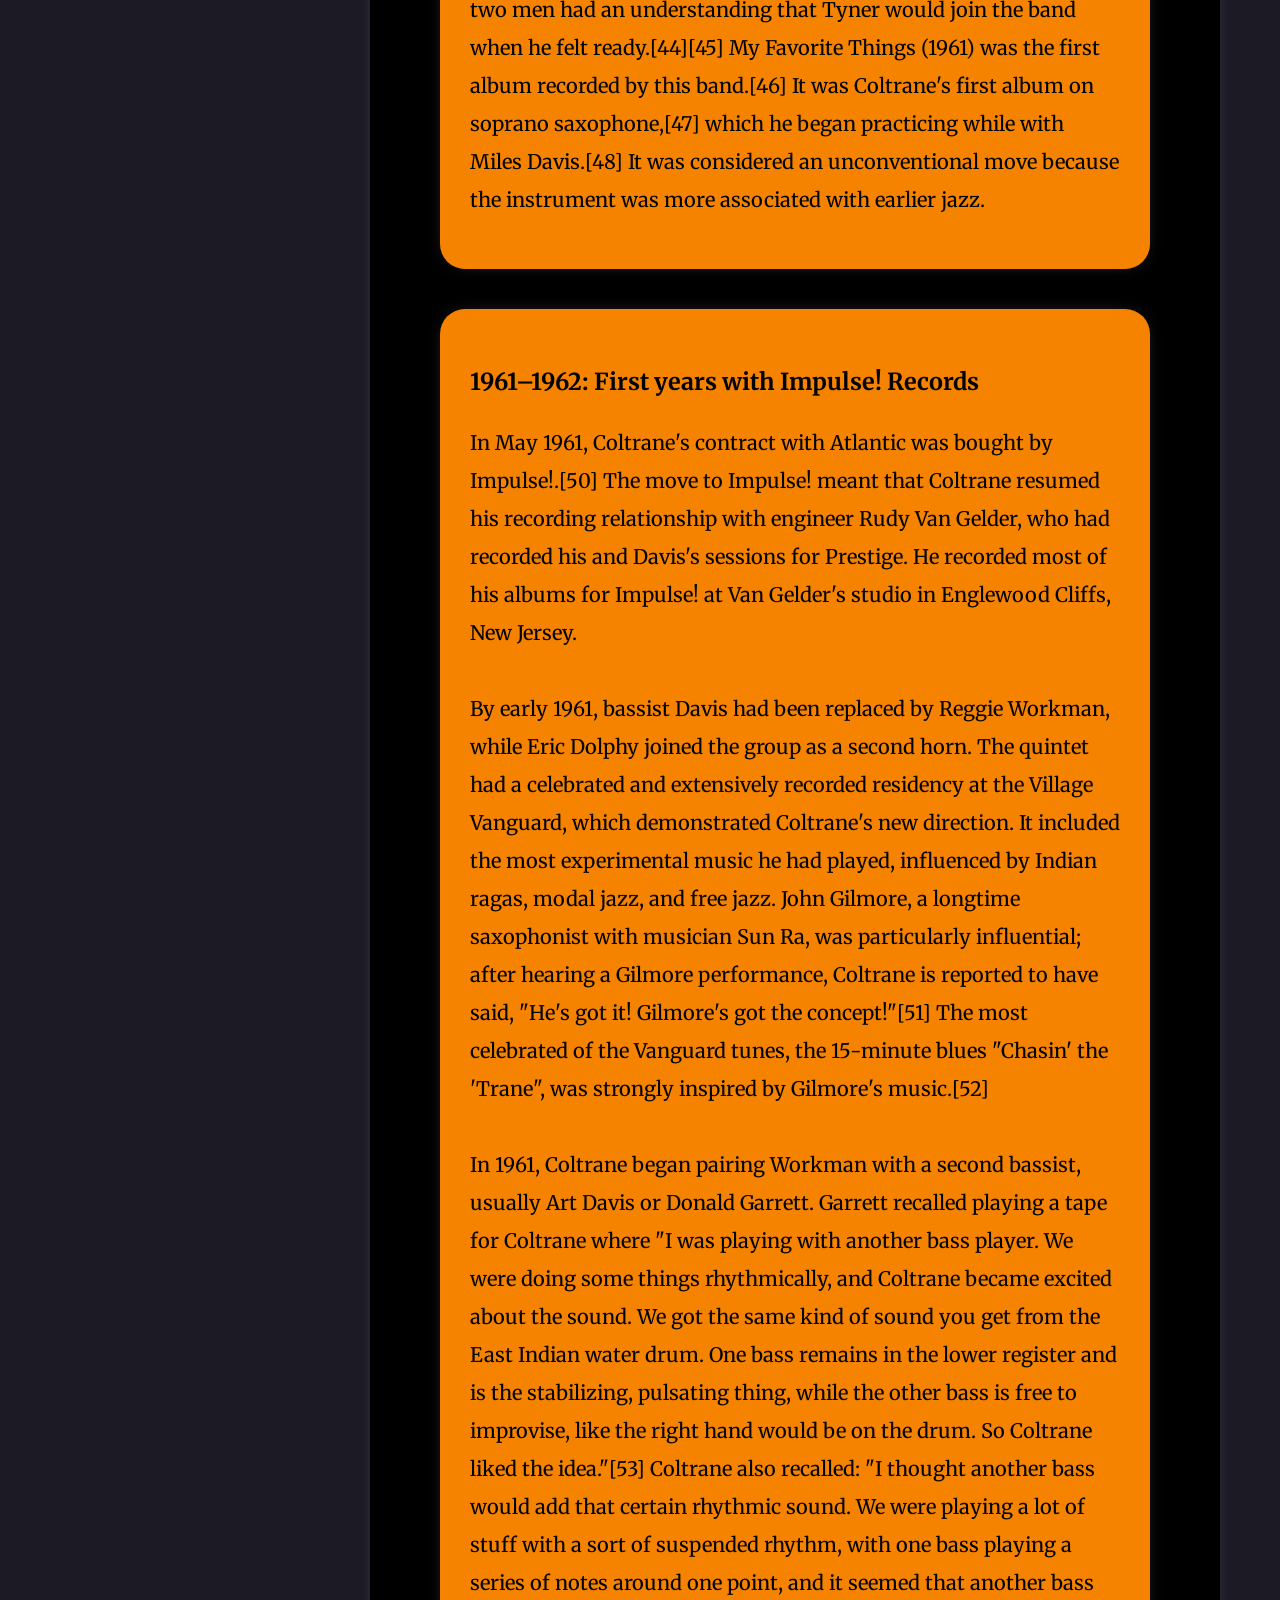
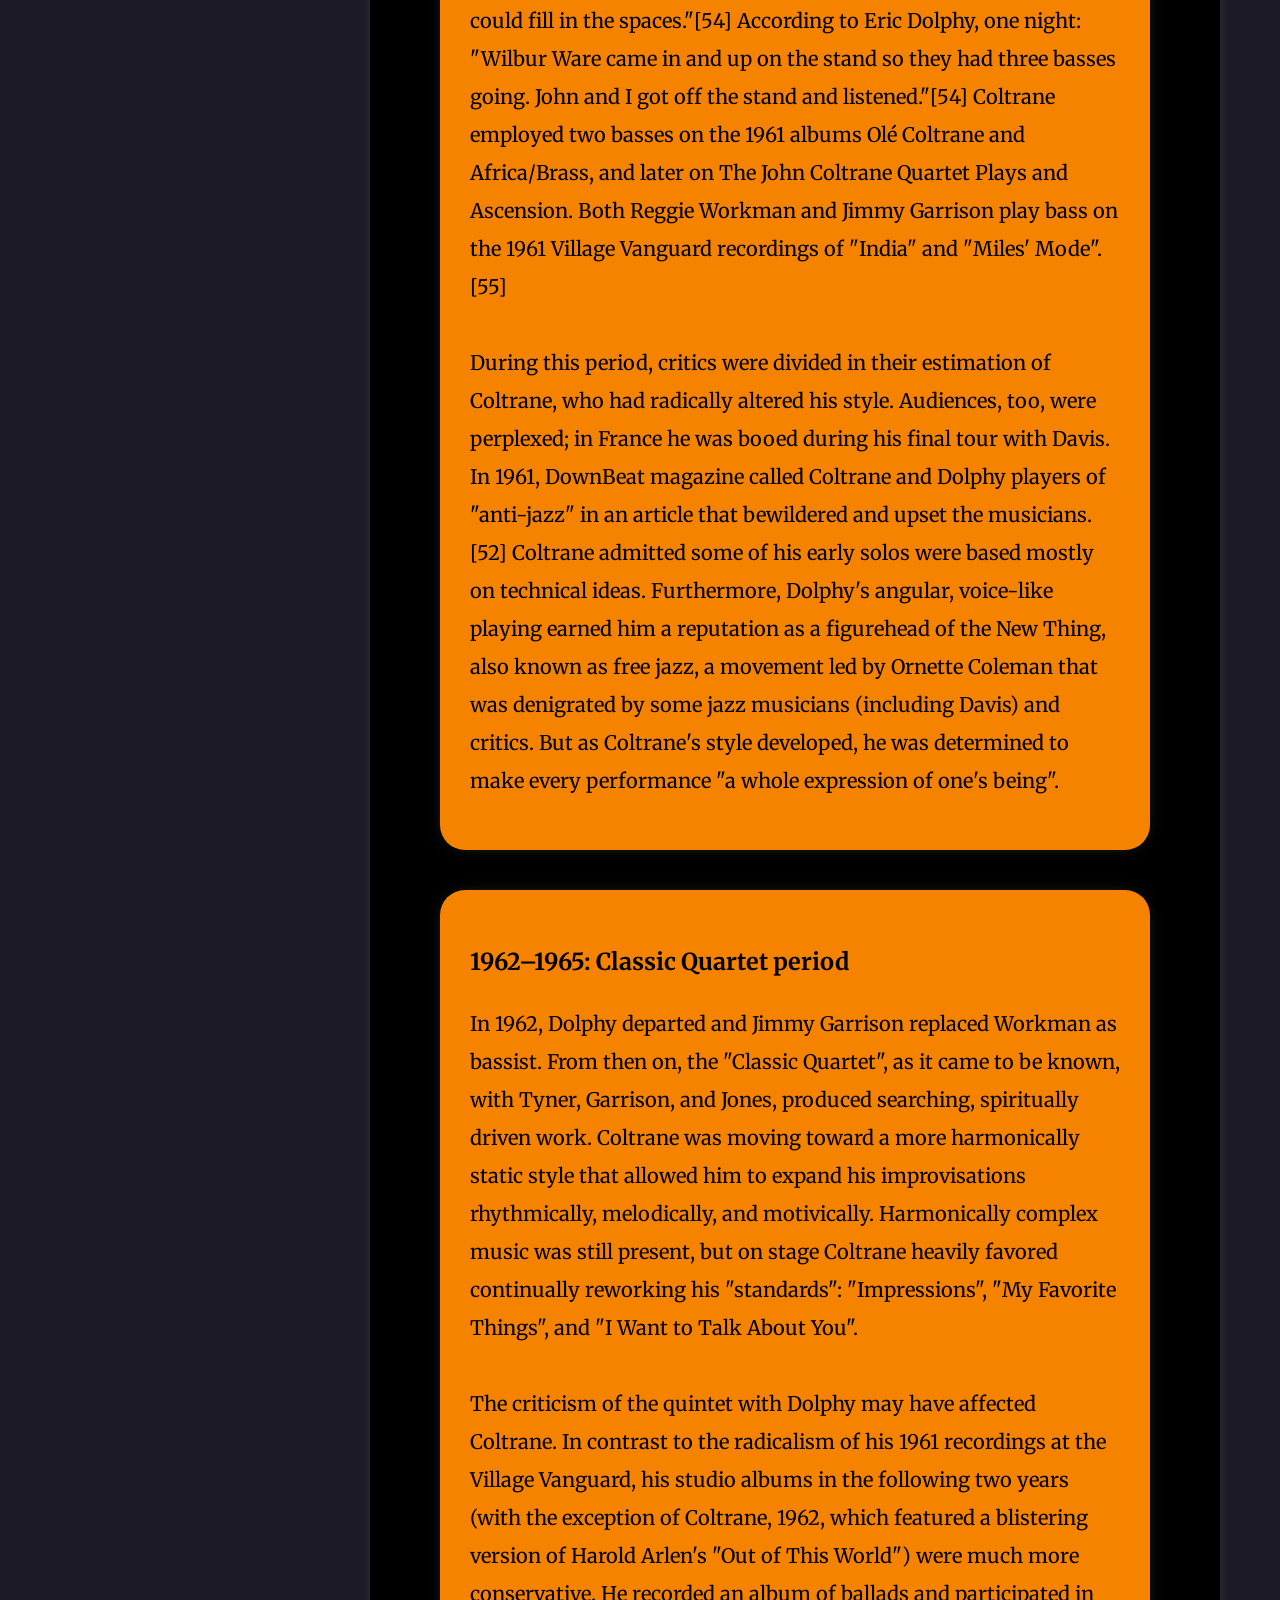
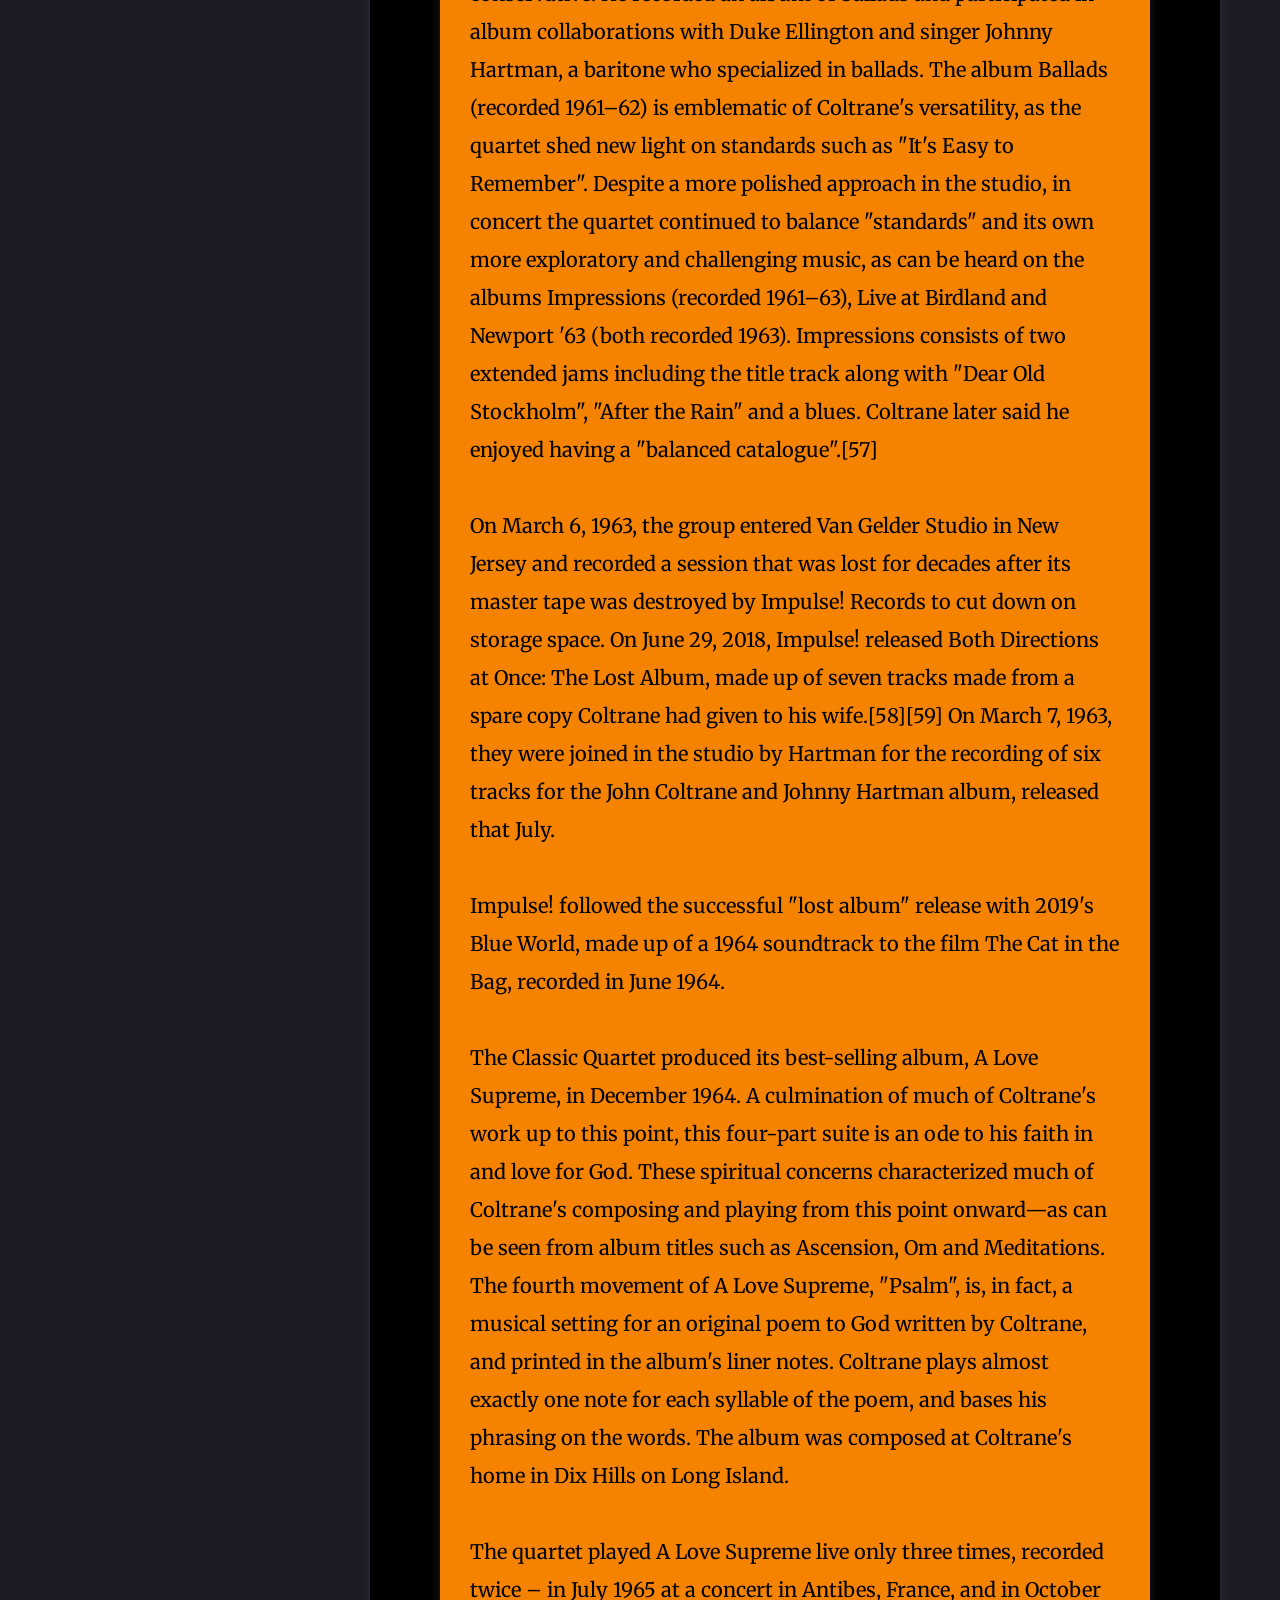
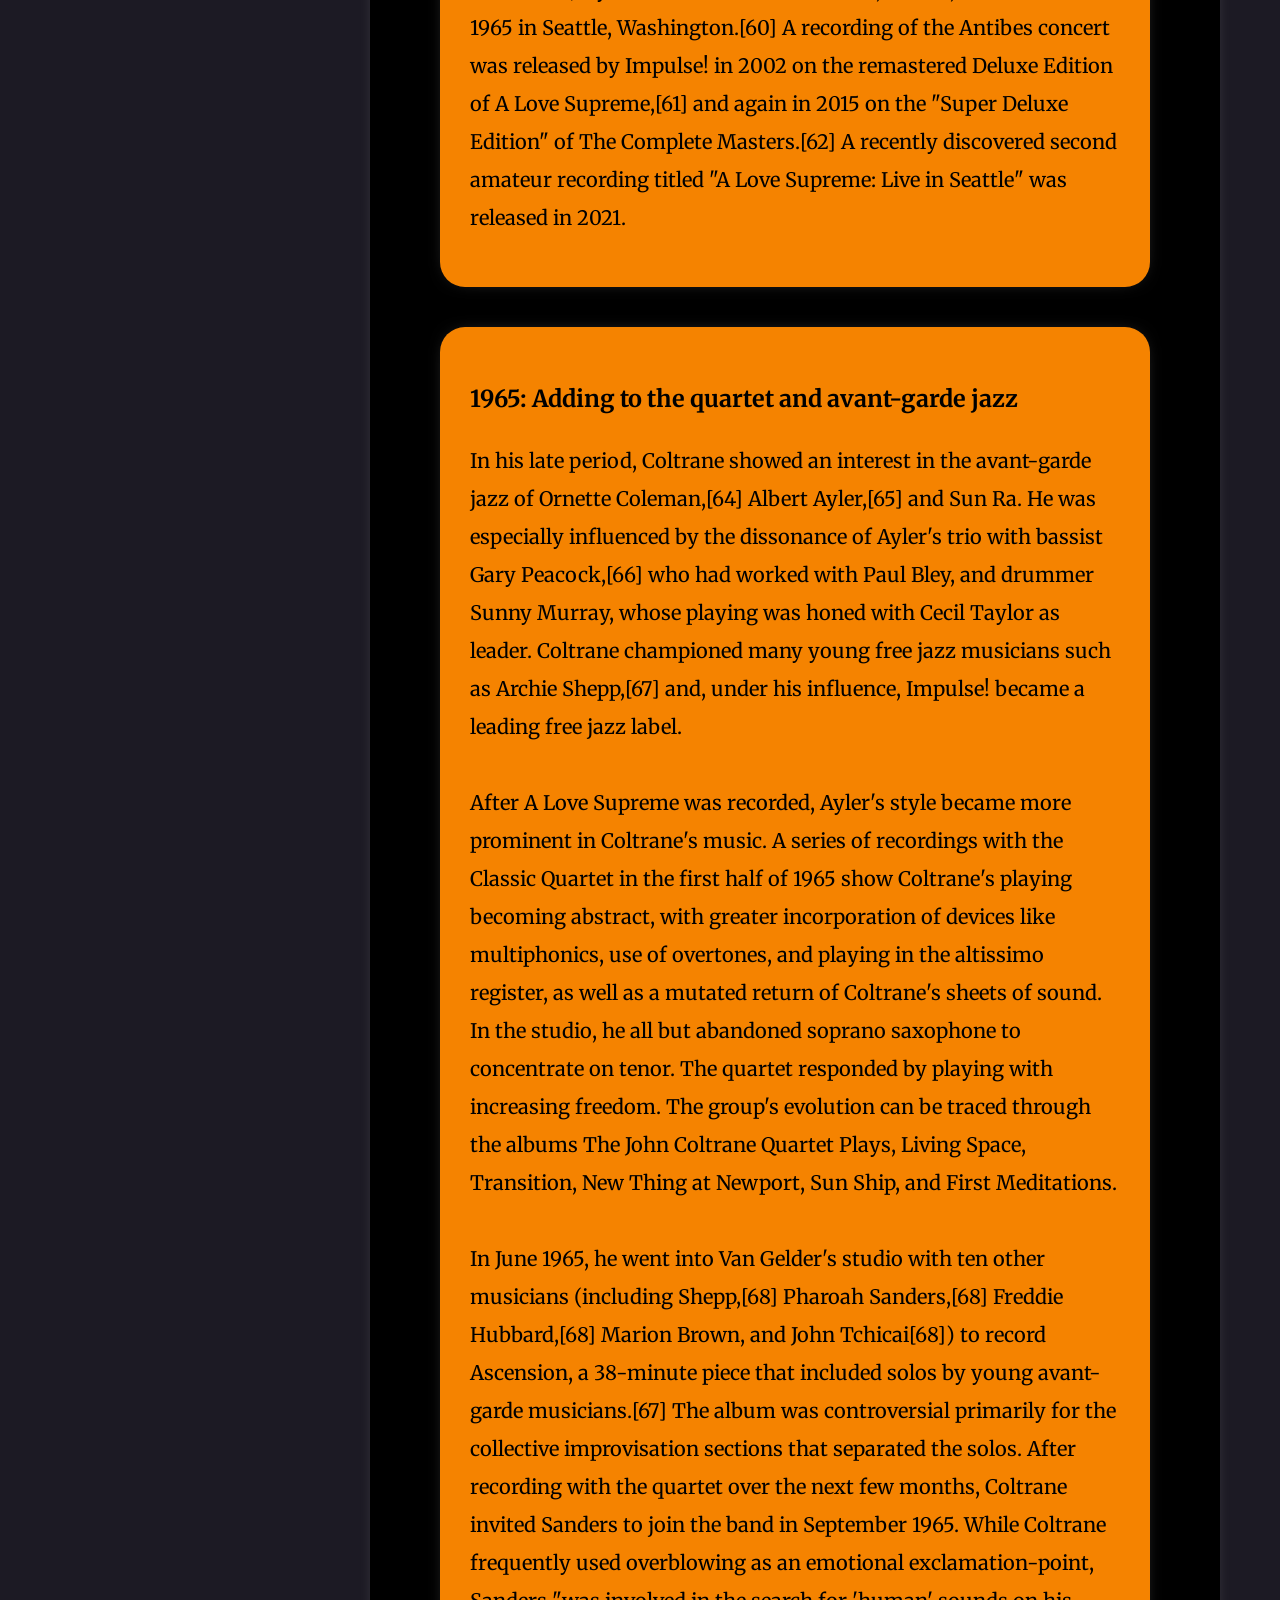
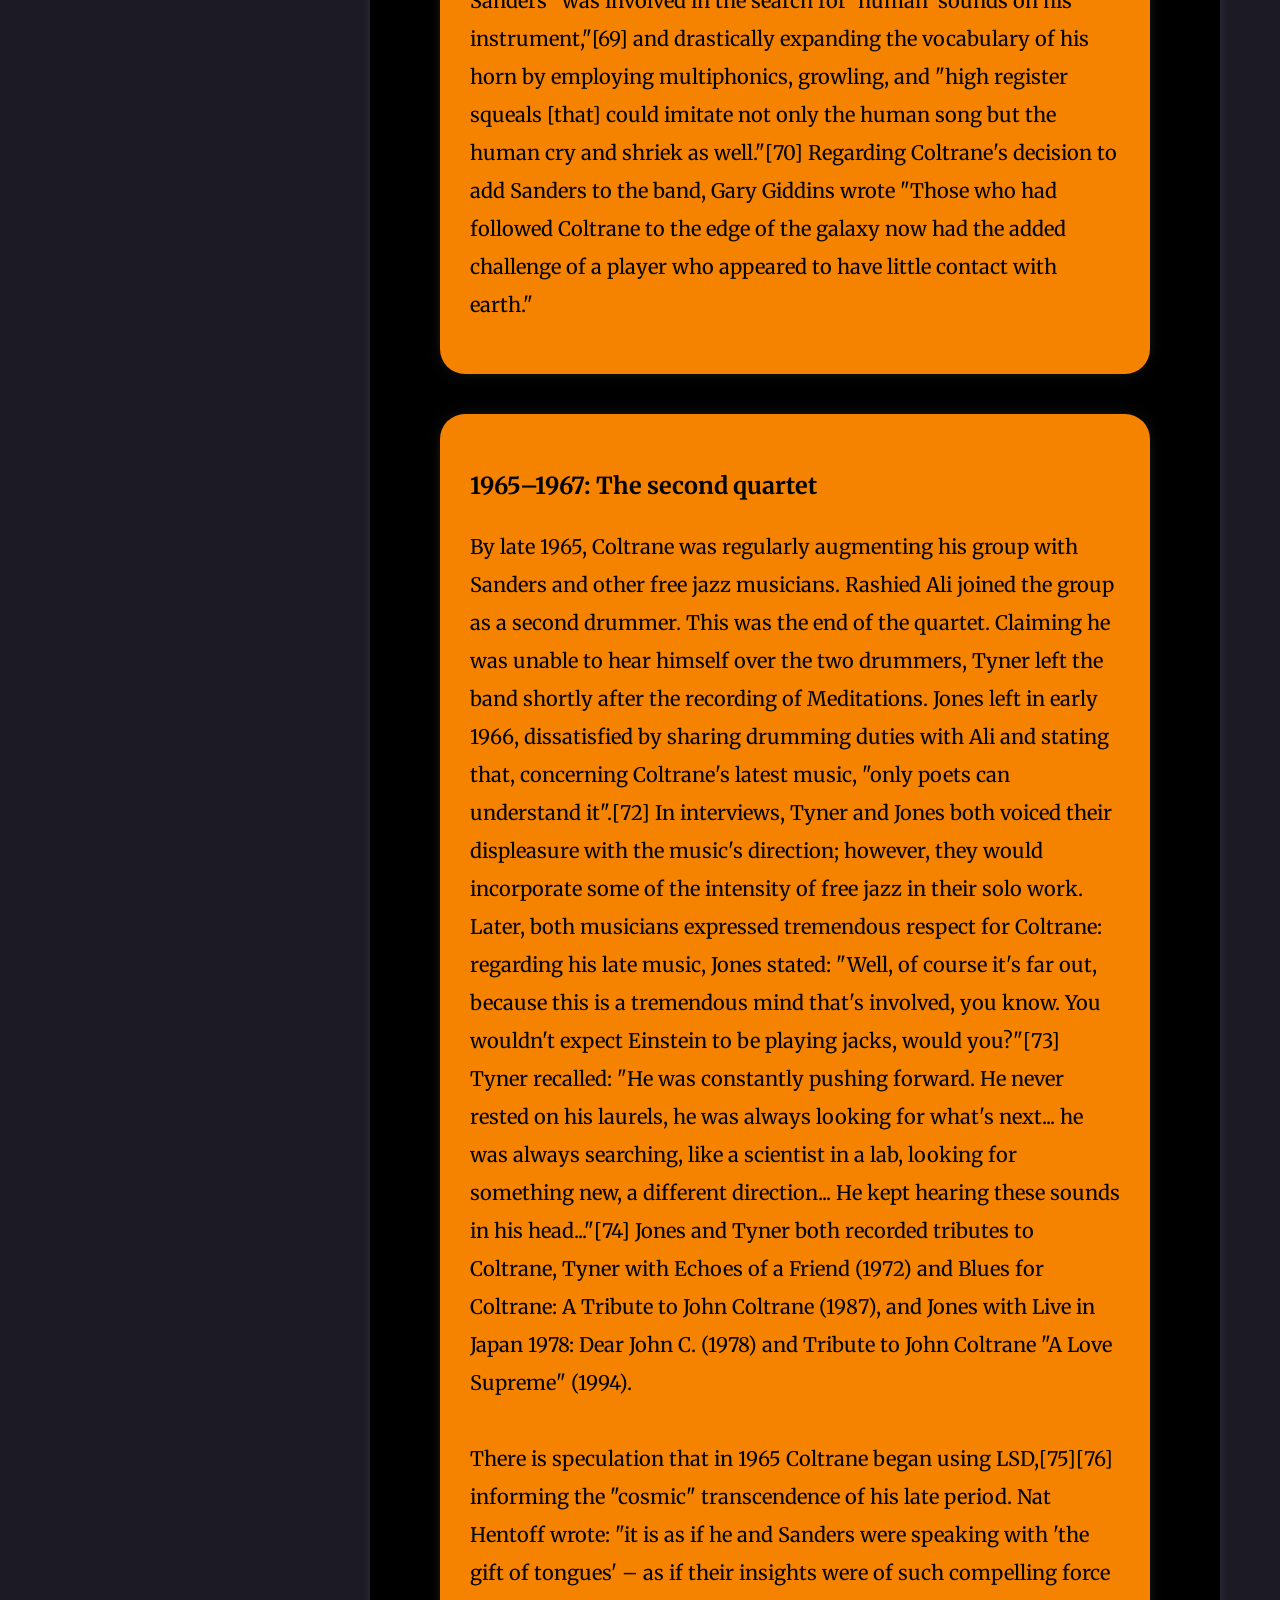
<file: Discover/Content/John Coltrane/index.html>
<!DOCTYPE html>
<html lang="en">
    <head>
        <meta charset="UTF-8">
        <link rel="stylesheet" href="/Discover/Content_Style.css">
        <meta name="viewport" content="width=device-width, initial-scale=1.0">
        <title>Discover | John Coltrane</title>
    </head>
    <body>
        
        <header>
            <img src="/Images/Potential Logo.svg" alt="logo" class="logo" width="7%">
            <div class="head">
                <nav class="navbar">
                    <ul class="navlinks">
                        <li><a href="/Accueil.html"> What's JAZZHUB ? </a></li>
                        <li><a href="/E-Learning/E-Learning.html"> E-Learning </a></li>
                        <li><a href="/store/Store.html"> Store </a></li>
                        <li><a href="/Discover/Main Page/index.html"> Discover </a></li>
                    </ul>
                </nav>
            </div>
            
        </header> 

        <main>

            <div class="sidenav">
                <h3>Contents</h3>
                <ul class="sidenav-list">
                    <li><a href="#header">Top</a></li>
                    <li><a href="#about">John Coltrane</a></li>
                    <li>
                        <a href="#bio">Biography</a>
                        <ul class="sidenav-sub">
                            <li><a href="#earlyLife">1926–1945: Early life</a></li>
                            <li><a href="#military">1945–1946: Military service</a></li>
                            <li><a href="#postwar">1946–1954: Immediate post-war career</a></li>
                            <li><a href="#MMperiod">1955–1957: Miles and Monk period</a></li>
                            <li><a href="#DC">1958: Davis and Coltrane</a></li>
                            <li><a href="#atlanticEra">1959–1961: Atlantic period</a></li>
                            <li><a href="#impulseEra">1961–1962: Impulse! years</a></li>
                            <li><a href="#quartet">1962–1965: Classic Quartet</a></li>
                            <li><a href="#avantgarde">1965: Avant-garde</a></li>
                            <li><a href="#2ndquartet">1965–1967: Second quartet</a></li>
                            <li><a href="#death">1967: Illness and death</a></li>
                        </ul>
                    </li>
                    <li><a href="#artistry">Artistry</a></li>
                    <li>
                        <a href="#personalLife">Personal life &amp; beliefs</a>
                        <ul class="sidenav-sub">
                            <li><a href="#upbringing">Upbringing and early influences</a></li>
                            <li><a href="#1stMarriage">First marriage</a></li>
                            <li><a href="#awakening">1957 "spiritual awakening"</a></li>
                            <li><a href="#2ndMarriage">Second marriage</a></li>
                            <li><a href="#influence">Spiritual influence</a></li>
                            <li><a href="#wrldMusic">Study of world music</a></li>
                        </ul>
                    </li>
                    <li><a href="#veneration">Veneration</a></li>
                    <li>
                        <a href="#discography">Selected discography</a>
                        <ul class="sidenav-sub">
                            <li><a href="#prestigeBN">Prestige &amp; Blue Note</a></li>
                            <li><a href="#atlantic">Atlantic records</a></li>
                            <li><a href="#impulse">Impulse! Records</a></li>
                        </ul>
                    </li>
                    <li><a href="#awards">Awards and honors</a></li>
                </ul>
            </div>

            <div class="main">

                <div id="about" class="mainBlock">

                    <h1 class="title">John Coltrane</h1>

                    <p>
                        John William Coltrane (September 23, 1926 – July 17, 1967) was an American jazz saxophonist, bandleader and composer. He is among the most influential and acclaimed figures in the history of jazz and 20th-century music.
    <br><br>
    Born and raised in North Carolina, after graduating from high school Coltrane moved to Philadelphia, where he studied music. Working in the bebop and hard bop idioms early in his career, Coltrane helped pioneer the use of modes and was one of the players at the forefront of free jazz. He led at least fifty recording sessions and appeared on many albums by other musicians, including trumpeter Miles Davis and pianist Thelonious Monk. Over the course of his career, Coltrane's music took on an increasingly spiritual dimension, as exemplified on his most acclaimed album A Love Supreme (1965) and others.[1] Decades after his death, Coltrane remains influential, and he has received numerous posthumous awards, including a special Pulitzer Prize,[2] and was even canonized by the African Orthodox Church.
    <br><br>
    His second wife was pianist and harpist Alice Coltrane. The couple had three children: John Jr.[3] (1964–1982), a bassist; Ravi (born 1965), a saxophonist; and Oran (born 1967), a saxophonist, guitarist, drummer and singer.
                    </p>

                </div>

                <div id="bio" class="mainBlock">

                    <h2 class="title">Biography</h2>

                    <div id="earlyLife" class="subBlock">

                        <h3 class="title">1926–1945: Early life</h3>

                        <p>
                            Coltrane was born in his parents' apartment at 200 Hamlet Avenue in Hamlet, North Carolina, on September 23, 1926.[7] His father was John R. Coltrane[8] and his mother was Alice Blair.[9] He grew up in High Point, North Carolina, and attended William Penn High School. While in high school, Coltrane played clarinet and alto horn in a community band[10] before switching to the saxophone, after being influenced by the likes of Lester Young and Johnny Hodges.[11][12] Beginning in December 1938, his father, aunt, and grandparents died within a few months of one another, leaving him to be raised by his mother and a close cousin.[13] In June 1943, shortly after graduating from high school, Coltrane and his family moved to Philadelphia, where he got a job at a sugar refinery. In September that year, for his 17th birthday, his mother bought him his first saxophone, an alto.[9] From 1944 to 1945, Coltrane took saxophone lessons at the Ornstein School of Music with Mike Guerra.[14] Between early to mid-1945, he had his first professional work as a musician: a "cocktail lounge trio" with piano and guitar.[15]
    <br><br>
    An important moment in the progression of Coltrane's musical development occurred on June 5, 1945, when he saw Charlie Parker perform for the first time. In a DownBeat magazine article in 1960 he recalled: "the first time I heard Bird play, it hit me right between the eyes." 
                        </p>

                    </div>

                    <div id="military" class="subBlock">

                        <h3 class="title">1945–1946: Military service</h3>

                        <p>
                            To avoid being drafted by the Army, Coltrane enlisted in the Navy on August 6, 1945, the day the first U.S. atomic bomb was dropped on Japan.[16] He was trained as an apprentice seaman at Sampson Naval Training Station in upstate New York before he was shipped to Pearl Harbor,[16] where he was stationed at Manana Barracks,[17] the largest posting of African American servicemen in the world.[18] By the time he got to Hawaii in late 1945, the Navy was downsizing. Coltrane's musical talent was recognized and, when he joined the Melody Masters, the base swing band, he became one of the few Navy men to serve as a musician without having been granted musician's rating.[16] Because the Melody Masters was an all-white band, Coltrane was treated as a guest performer to avoid alerting superior officers of his participation in the band.[19] He continued to perform other duties when not playing with the band, including kitchen and security details. By the end of his service, he had assumed a leadership role in the band. His first recordings, an informal session in Hawaii with Navy musicians, occurred on July 13, 1946.[20] He played alto saxophone on a selection of jazz standards and bebop tunes.[21] He was officially discharged from the Navy on August 8, 1946. He was awarded the American Campaign Medal, Asiatic–Pacific Campaign Medal and the World War II Victory Medal.
                        </p>

                    </div>

                    <div id="postwar" class="subBlock">

                        <h3 class="title">1946–1954: Immediate post-war career</h3>

                        <p>
                            After being discharged from the Navy as a seaman first class in August 1946, Coltrane returned to Philadelphia, where the city's bustling jazz scene offered him many opportunities for both learning and playing.[22] Coltrane used the G.I. Bill to enroll at the Granoff School of Music, where he studied music theory with jazz guitarist and composer Dennis Sandole.[23] He would continue to work under Sandole's tutelage from 1946 into the early 1950s.[24] Coltrane also took saxophone lessons with Matthew Rastelli, a saxophone teacher at Granoff, once a week for about two or three years. However, the lessons stopped when Coltrane's G.I. Bill funds ran out.[25] After touring with King Kolax, he joined a band led by Jimmy Heath, who was introduced to Coltrane's playing by his former Navy buddy, trumpeter William Massey, who had played with Coltrane in the Melody Masters.[26] Although he started on alto saxophone, he switched to playing tenor saxophone in 1947 with Eddie Vinson.[27]
    <br><br>
    Coltrane called this a time when "a wider area of listening opened up for me. There were many things that people like Hawk [Coleman Hawkins] and Ben [Webster] and Tab Smith were doing in the '40s that I didn't understand, but that I felt emotionally."[28] A significant influence, according to tenor saxophonist Odean Pope, was the Philadelphia pianist, composer, and theorist Hasaan Ibn Ali. "Hasaan was the clue to ... the system that Trane uses. Hasaan was the great influence on Trane's melodic concept."[29] Coltrane became fanatical about practicing and developing his craft, practicing "25 hours a day" according to Jimmy Heath. Heath recalls an incident in a hotel in San Francisco when after a complaint was issued, Coltrane took the horn out of his mouth and practiced fingering for a full hour.[30] Such was his dedication; it was common for him to fall asleep with the horn still in his mouth or practice a single note for hours on end.[31]
    <br><br>
    Charlie Parker, whom Coltrane had first heard perform before his time in the Navy, became an idol, and the two would occasionally play together in the late 1940s. He was a member of groups led by Dizzy Gillespie, Earl Bostic, and Johnny Hodges in the early to mid-1950s. 
                        </p>

                    </div>

                    <div id="MMperiod" class="subBlock">

                        <h3 class="title">1955–1957: Miles and Monk period</h3>

                        <p>
                            In 1955, Coltrane was freelancing in Philadelphia while studying with Sandole when he received a call from trumpeter Miles Davis. Davis had been successful in the 1940s, but his reputation and work had been damaged in part by heroin addiction; he was again active and about to form a quintet. Coltrane was with this edition of the Davis band (known as the "First Great Quintet"—along with Red Garland on piano, Paul Chambers on bass, and Philly Joe Jones on drums) from October 1955 to April 1957 (with a few absences). During this period Davis released several influential recordings that revealed the first signs of Coltrane's growing ability. This quintet, represented by two marathon recording sessions for Prestige in 1956, resulted in the albums Cookin', Relaxin', Workin', and Steamin'. The "First Great Quintet" disbanded due in part to Coltrane's heroin addiction.[32]
    <br><br>
    During the later part of 1957, Coltrane worked with Thelonious Monk at New York's Five Spot Café, and played in Monk's quartet (July–December 1957), but, owing to contractual conflicts, took part in only one official studio recording session with this group. Coltrane recorded many sessions for Prestige under his own name at this time, but Monk refused to record for his old label.[33] A private recording made by Juanita Naima Coltrane of a 1958 reunion of the group was issued by Blue Note Records as Live at the Five Spot—Discovery! in 1993. A high quality tape of a concert given by this quartet in November 1957 was found later, and was released by Blue Note in 2005. Recorded by Voice of America, the performances confirm the group's reputation, and the resulting album, Thelonious Monk Quartet with John Coltrane at Carnegie Hall, is very highly rated.
    <br><br>
    Blue Train, Coltrane's sole date as leader for Blue Note, featuring trumpeter Lee Morgan, bassist Paul Chambers, and trombonist Curtis Fuller, is often considered his best album from this period. Four of its five tracks are original Coltrane compositions, and the title track, "Moment's Notice", and "Lazy Bird", have become standards.
                        </p>

                    </div>

                    <div id="DC" class="subBlock">

                        <h3 class="title">1958: Davis and Coltrane</h3>

                        <p>
                            Coltrane rejoined Davis in December 1957 after he recovered from his addiction.[34] In October of that year, jazz critic Ira Gitler coined the term "sheets of sound"[35] to describe the style Coltrane developed with Monk and was perfecting in Davis's group, now a sextet. His playing was compressed, with rapid runs cascading in very many notes per minute. Coltrane recalled: "I found that there were a certain number of chord progressions to play in a given time, and sometimes what I played didn't work out in eighth notes, sixteenth notes, or triplets. I had to put the notes in uneven groups like fives and sevens in order to get them all in."[36]
    <br><br>
    Coltrane stayed with Davis until April 1960, working with alto saxophonist Cannonball Adderley; pianists Red Garland, Bill Evans, and Wynton Kelly; bassist Paul Chambers; and drummers Philly Joe Jones and Jimmy Cobb. During this time he participated in the Davis sessions Milestones and Kind of Blue, and the concert recordings Miles & Monk at Newport (1963) and Jazz at the Plaza (1958). 
                        </p>

                    </div>

                    <div id="atlanticEra" class="subBlock">

                        <h3 class="title">1959–1961: Period with Atlantic Records</h3>

                        <p>
                            At the end of this period, Coltrane recorded Giant Steps (1960), his first released album as leader for Atlantic that contained only his compositions.[37] The album's title track is generally considered to have one of the most difficult chord progressions of any widely played jazz composition,[38] eventually referred to as Coltrane changes.[39] His development of these cycles led to further experimentation with improvised melody and harmony that he continued throughout his career.[40]
    <br><br>
    Coltrane formed his first quartet for live performances in 1960 for an appearance at the Jazz Gallery in New York City.[41] After moving through different personnel, including Steve Kuhn, Pete La Roca, and Billy Higgins, he kept pianist McCoy Tyner, bassist Steve Davis, and drummer Elvin Jones.[42][43] Tyner, a native of Philadelphia, had been a friend of Coltrane for some years, and the two men had an understanding that Tyner would join the band when he felt ready.[44][45] My Favorite Things (1961) was the first album recorded by this band.[46] It was Coltrane's first album on soprano saxophone,[47] which he began practicing while with Miles Davis.[48] It was considered an unconventional move because the instrument was more associated with earlier jazz.
                        </p>

                    </div>

                    <div id="impulseEra" class="subBlock">

                        <h3 class="title">1961–1962: First years with Impulse! Records</h3>

                        <p>
                            In May 1961, Coltrane's contract with Atlantic was bought by Impulse!.[50] The move to Impulse! meant that Coltrane resumed his recording relationship with engineer Rudy Van Gelder, who had recorded his and Davis's sessions for Prestige. He recorded most of his albums for Impulse! at Van Gelder's studio in Englewood Cliffs, New Jersey.
    <br><br>
    By early 1961, bassist Davis had been replaced by Reggie Workman, while Eric Dolphy joined the group as a second horn. The quintet had a celebrated and extensively recorded residency at the Village Vanguard, which demonstrated Coltrane's new direction. It included the most experimental music he had played, influenced by Indian ragas, modal jazz, and free jazz. John Gilmore, a longtime saxophonist with musician Sun Ra, was particularly influential; after hearing a Gilmore performance, Coltrane is reported to have said, "He's got it! Gilmore's got the concept!"[51] The most celebrated of the Vanguard tunes, the 15-minute blues "Chasin' the 'Trane", was strongly inspired by Gilmore's music.[52]
    <br><br>
    In 1961, Coltrane began pairing Workman with a second bassist, usually Art Davis or Donald Garrett. Garrett recalled playing a tape for Coltrane where "I was playing with another bass player. We were doing some things rhythmically, and Coltrane became excited about the sound. We got the same kind of sound you get from the East Indian water drum. One bass remains in the lower register and is the stabilizing, pulsating thing, while the other bass is free to improvise, like the right hand would be on the drum. So Coltrane liked the idea."[53] Coltrane also recalled: "I thought another bass would add that certain rhythmic sound. We were playing a lot of stuff with a sort of suspended rhythm, with one bass playing a series of notes around one point, and it seemed that another bass could fill in the spaces."[54] According to Eric Dolphy, one night: "Wilbur Ware came in and up on the stand so they had three basses going. John and I got off the stand and listened."[54] Coltrane employed two basses on the 1961 albums Olé Coltrane and Africa/Brass, and later on The John Coltrane Quartet Plays and Ascension. Both Reggie Workman and Jimmy Garrison play bass on the 1961 Village Vanguard recordings of "India" and "Miles' Mode".[55]
    <br><br>
    During this period, critics were divided in their estimation of Coltrane, who had radically altered his style. Audiences, too, were perplexed; in France he was booed during his final tour with Davis. In 1961, DownBeat magazine called Coltrane and Dolphy players of "anti-jazz" in an article that bewildered and upset the musicians.[52] Coltrane admitted some of his early solos were based mostly on technical ideas. Furthermore, Dolphy's angular, voice-like playing earned him a reputation as a figurehead of the New Thing, also known as free jazz, a movement led by Ornette Coleman that was denigrated by some jazz musicians (including Davis) and critics. But as Coltrane's style developed, he was determined to make every performance "a whole expression of one's being".
                        </p>

                    </div>

                    <div id="quartet" class="subBlock">

                        <h3 class="title">1962–1965: Classic Quartet period</h3>

                        <p>
                            In 1962, Dolphy departed and Jimmy Garrison replaced Workman as bassist. From then on, the "Classic Quartet", as it came to be known, with Tyner, Garrison, and Jones, produced searching, spiritually driven work. Coltrane was moving toward a more harmonically static style that allowed him to expand his improvisations rhythmically, melodically, and motivically. Harmonically complex music was still present, but on stage Coltrane heavily favored continually reworking his "standards": "Impressions", "My Favorite Things", and "I Want to Talk About You".
    <br><br>
    The criticism of the quintet with Dolphy may have affected Coltrane. In contrast to the radicalism of his 1961 recordings at the Village Vanguard, his studio albums in the following two years (with the exception of Coltrane, 1962, which featured a blistering version of Harold Arlen's "Out of This World") were much more conservative. He recorded an album of ballads and participated in album collaborations with Duke Ellington and singer Johnny Hartman, a baritone who specialized in ballads. The album Ballads (recorded 1961–62) is emblematic of Coltrane's versatility, as the quartet shed new light on standards such as "It's Easy to Remember". Despite a more polished approach in the studio, in concert the quartet continued to balance "standards" and its own more exploratory and challenging music, as can be heard on the albums Impressions (recorded 1961–63), Live at Birdland and Newport '63 (both recorded 1963). Impressions consists of two extended jams including the title track along with "Dear Old Stockholm", "After the Rain" and a blues. Coltrane later said he enjoyed having a "balanced catalogue".[57]
    <br><br>
    On March 6, 1963, the group entered Van Gelder Studio in New Jersey and recorded a session that was lost for decades after its master tape was destroyed by Impulse! Records to cut down on storage space. On June 29, 2018, Impulse! released Both Directions at Once: The Lost Album, made up of seven tracks made from a spare copy Coltrane had given to his wife.[58][59] On March 7, 1963, they were joined in the studio by Hartman for the recording of six tracks for the John Coltrane and Johnny Hartman album, released that July.
    <br><br>
    Impulse! followed the successful "lost album" release with 2019's Blue World, made up of a 1964 soundtrack to the film The Cat in the Bag, recorded in June 1964.
    <br><br>
    The Classic Quartet produced its best-selling album, A Love Supreme, in December 1964. A culmination of much of Coltrane's work up to this point, this four-part suite is an ode to his faith in and love for God. These spiritual concerns characterized much of Coltrane's composing and playing from this point onward—as can be seen from album titles such as Ascension, Om and Meditations. The fourth movement of A Love Supreme, "Psalm", is, in fact, a musical setting for an original poem to God written by Coltrane, and printed in the album's liner notes. Coltrane plays almost exactly one note for each syllable of the poem, and bases his phrasing on the words. The album was composed at Coltrane's home in Dix Hills on Long Island.
    <br><br>
    The quartet played A Love Supreme live only three times, recorded twice – in July 1965 at a concert in Antibes, France, and in October 1965 in Seattle, Washington.[60] A recording of the Antibes concert was released by Impulse! in 2002 on the remastered Deluxe Edition of A Love Supreme,[61] and again in 2015 on the "Super Deluxe Edition" of The Complete Masters.[62] A recently discovered second amateur recording titled "A Love Supreme: Live in Seattle" was released in 2021.
                        </p>

                    </div>

                    <div id="avantgarde" class="subBlock">

                        <h3 class="title">1965: Adding to the quartet and avant-garde jazz</h3>

                        <p>
                            In his late period, Coltrane showed an interest in the avant-garde jazz of Ornette Coleman,[64] Albert Ayler,[65] and Sun Ra. He was especially influenced by the dissonance of Ayler's trio with bassist Gary Peacock,[66] who had worked with Paul Bley, and drummer Sunny Murray, whose playing was honed with Cecil Taylor as leader. Coltrane championed many young free jazz musicians such as Archie Shepp,[67] and, under his influence, Impulse! became a leading free jazz label.
    <br><br>
    After A Love Supreme was recorded, Ayler's style became more prominent in Coltrane's music. A series of recordings with the Classic Quartet in the first half of 1965 show Coltrane's playing becoming abstract, with greater incorporation of devices like multiphonics, use of overtones, and playing in the altissimo register, as well as a mutated return of Coltrane's sheets of sound. In the studio, he all but abandoned soprano saxophone to concentrate on tenor. The quartet responded by playing with increasing freedom. The group's evolution can be traced through the albums The John Coltrane Quartet Plays, Living Space, Transition, New Thing at Newport, Sun Ship, and First Meditations.
    <br><br>
    In June 1965, he went into Van Gelder's studio with ten other musicians (including Shepp,[68] Pharoah Sanders,[68] Freddie Hubbard,[68] Marion Brown, and John Tchicai[68]) to record Ascension, a 38-minute piece that included solos by young avant-garde musicians.[67] The album was controversial primarily for the collective improvisation sections that separated the solos. After recording with the quartet over the next few months, Coltrane invited Sanders to join the band in September 1965. While Coltrane frequently used overblowing as an emotional exclamation-point, Sanders "was involved in the search for 'human' sounds on his instrument,"[69] and drastically expanding the vocabulary of his horn by employing multiphonics, growling, and "high register squeals [that] could imitate not only the human song but the human cry and shriek as well."[70] Regarding Coltrane's decision to add Sanders to the band, Gary Giddins wrote "Those who had followed Coltrane to the edge of the galaxy now had the added challenge of a player who appeared to have little contact with earth."
                        </p>

                    </div>

                    <div id="2ndquartet" class="subBlock">

                        <h3 class="title">1965–1967: The second quartet</h3>

                        <p>
                            By late 1965, Coltrane was regularly augmenting his group with Sanders and other free jazz musicians. Rashied Ali joined the group as a second drummer. This was the end of the quartet. Claiming he was unable to hear himself over the two drummers, Tyner left the band shortly after the recording of Meditations. Jones left in early 1966, dissatisfied by sharing drumming duties with Ali and stating that, concerning Coltrane's latest music, "only poets can understand it".[72] In interviews, Tyner and Jones both voiced their displeasure with the music's direction; however, they would incorporate some of the intensity of free jazz in their solo work. Later, both musicians expressed tremendous respect for Coltrane: regarding his late music, Jones stated: "Well, of course it's far out, because this is a tremendous mind that's involved, you know. You wouldn't expect Einstein to be playing jacks, would you?"[73] Tyner recalled: "He was constantly pushing forward. He never rested on his laurels, he was always looking for what's next... he was always searching, like a scientist in a lab, looking for something new, a different direction... He kept hearing these sounds in his head..."[74] Jones and Tyner both recorded tributes to Coltrane, Tyner with Echoes of a Friend (1972) and Blues for Coltrane: A Tribute to John Coltrane (1987), and Jones with Live in Japan 1978: Dear John C. (1978) and Tribute to John Coltrane "A Love Supreme" (1994).
    <br><br>
    There is speculation that in 1965 Coltrane began using LSD,[75][76] informing the "cosmic" transcendence of his late period. Nat Hentoff wrote: "it is as if he and Sanders were speaking with 'the gift of tongues' – as if their insights were of such compelling force that they have to transcend ordinary ways of musical speech and ordinary textures to be able to convey that part of the essence of being they have touched."[77] After the departure of Tyner and Jones, Coltrane led a quintet with Sanders on tenor saxophone, his second wife Alice Coltrane on piano, Garrison on bass, and Ali on drums. When touring, the group was known for playing long versions of their repertoire, many stretching beyond 30 minutes to an hour. In concert, solos by band members often extended beyond fifteen minutes.
    <br><br>
    The group can be heard on several concert recordings from 1966, including Live at the Village Vanguard Again! and Live in Japan. In 1967, Coltrane entered the studio several times. Although pieces with Sanders have surfaced (the unusual "To Be" has both men on flute), most of the recordings were either with the quartet minus Sanders (Expression and Stellar Regions) or as a duo with Ali. The latter duo produced six performances that appear on the album Interstellar Space. Coltrane also continued to tour with the second quartet up until two months before his death; his penultimate live performance and final recorded one, a radio broadcast for the Olatunji Center of African Culture in New York City, was eventually released as an album in 2001. 
                        </p>

                    </div>

                    <div id="death" class="subBlock">

                        <h3 class="title">1967: Illness and death</h3>

                        <p>
                            Coltrane died of liver cancer at the age of 40 on July 17, 1967, at Huntington Hospital on Long Island. His funeral was held four days later at St. Peter's Lutheran Church in New York City. The service was started by the Albert Ayler Quartet and finished by the Ornette Coleman Quartet.[78] Coltrane is buried at Pinelawn Memorial Park in Farmingdale, New York.
    <br><br>
    Biographer Lewis Porter speculated that the cause of Coltrane's illness was hepatitis, although he also attributed the disease to Coltrane's heroin use at a previous period in his life.[79] Frederick J. Spencer wrote that Coltrane's death could be attributed to his needle use "or the bottle, or both."[80] He stated that "[t]he needles he used to inject the drugs may have had everything to do with" Coltrane's liver disease: "If any needle was contaminated with the appropriate hepatitis virus, it may have caused a chronic infection leading to cirrhosis or cancer."[80] He noted that despite Coltrane's "spiritual awakening" in 1957, "[b]y then, he may have had chronic hepatitis and cirrhosis ... Unless he developed a primary focus elsewhere in later life and that spread to his liver, the seeds of John Coltrane's cancer were sown in his days of addiction."[81]
    <br><br>
    Coltrane's death surprised many in the music community who were unaware of his condition. Miles Davis said, "Coltrane's death shocked everyone, took everyone by surprise. I knew he hadn't looked too good ... But I didn't know he was that sick— or even sick at all."
                        </p>

                    </div>

                </div>

                <div id="artistry" class="mainBlock">

                    <h2 class="title">Artistry</h2>

                    <p>
                        Coltrane started out on alto saxophone, but in 1947, when he joined King Kolax's band, he switched to tenor saxophone, the instrument he became known for playing.[83] In the early 1960s, during his contract with Atlantic, he also played soprano saxophone.[83]
    <br><br>
    Assistant music editor at Time Out John Lewis assessed, "By 1962, Coltrane had developed a brand of modal jazz that invoked Indian and Arabic scales while maintaining an impassioned spiritual focus. As he spoke in tongues on tenor and soprano saxophone, his now legendary Fab Four rumbled beneath him, playing hard bop that pushed towards India and Africa, toward soul, [and] even toward psychedelia."[84]
    <br><br>
    His preference for playing melody higher on the range of the tenor saxophone is attributed to his training on alto horn and clarinet. His "sound concept", manipulated in one's vocal tract, of the tenor was set higher than the normal range of the instrument.[85] Coltrane observed how his experience playing the soprano saxophone gradually affected his style on the tenor, stating "the soprano, by being this small instrument, I found that playing the lowest note on it was like playing ... one of the middle notes in the tenor ... I found that I would play all over this instrument ... And on tenor, I hadn't always played all over it, because I was playing certain ideas which would just run in certain ranges ... By playing on the soprano and becoming accustomed to playing from that low B-flat on up, it soon got so when I went to tenor, I found myself doing the same thing ... And this caused ... the willingness to change and just try to play... as much of the instrument as possible."[86]
    <br><br>
    Toward the end of his career, he experimented with flute in his live performances and studio recordings (Live at the Village Vanguard Again!, Expression). After Eric Dolphy died in June 1964, his mother gave Coltrane his flute and bass clarinet.[87]
    <br><br>
    According to drummer Rashied Ali, Coltrane had an interest in the drums.[88] He would often have a spare drum set on concert stages that he would play.[89] His interest in the drums and his penchant for having solos with the drums resonated on tracks such as "Pursuance" and "The Drum Thing" from A Love Supreme and Crescent, respectively. It resulted in the album Interstellar Space with Ali.[90] In an interview with Nat Hentoff in late 1965 or early 1966, Coltrane stated: "I feel the need for more time, more rhythm all around me. And with more than one drummer, the rhythm can be more multi-directional."[77] In an August 1966 interview with Frank Kofsky, Coltrane repeatedly emphasized his affinity for drums, saying "I feel so strongly about drums, I really do."[91] Later that year, Coltrane would record the music released posthumously on Offering: Live at Temple University, which features Ali on drums supplemented by three percussionists.
    <br><br>
    Coltrane's tenor (Selmer Mark VI, serial number 125571, dated 1965) and soprano (Selmer Mark VI, serial number 99626, dated 1962) saxophones were auctioned on February 20, 2005, to raise money for the John Coltrane Foundation.[92]
    <br><br>
    Although he rarely played alto, he owned a prototype Yamaha alto saxophone given to him by the company as an endorsement in 1966. He can be heard playing it on live albums recorded in Japan, such as Second Night in Tokyo, and is pictured using it on the cover of the compilation Live in Japan. He can also be heard playing the Yamaha alto on the album Stellar Regions.
                    </p>

                </div>

                <div id="personalLife" class="mainBlock">

                    <h2 class="title">Personal life and religious beliefs</h2>

                    <div id="upbringing" class="subBlock">

                        <h3 class="title">Upbringing and early influences</h3>

                        <p>
                            Coltrane was born and raised in a Christian home. He was influenced by religion and spirituality beginning in childhood. His maternal grandfather, the Reverend William Blair, was a minister at an African Methodist Episcopal Zion Church[94][95] in High Point, North Carolina, and his paternal grandfather, the Reverend William H. Coltrane, was an A.M.E. Zion minister in Hamlet, North Carolina.[94] Critic Norman Weinstein observed the parallel between Coltrane's music and his experience in the southern church,[96] which included practicing music there as a youth.
                        </p>

                    </div>

                    <div id="1stMarriage" class="subBlock">

                        <h3 class="title">First marriage</h3>

                        <p>
                            In 1955, Coltrane married Naima (née Juanita Grubbs). Naima Coltrane, a Muslim convert, heavily influenced his spirituality. When the couple married, she had a five-year-old daughter named Antonia, later named Syeeda. Coltrane adopted Syeeda. He met Naima at the home of bassist Steve Davis in Philadelphia. The love ballad he wrote to honor his wife, "Naima", was Coltrane's favorite composition. In 1956, the couple left Philadelphia with their six-year-old daughter and moved to New York City. In August 1957, Coltrane, Naima and Syeeda moved into an apartment on 103rd Street and Amsterdam Avenue in New York. A few years later, John and Naima Coltrane purchased a home at 116–60 Mexico Street in St. Albans, Queens.[97] This is the house where they would break up in 1963.[98]
    <br><br>
    About the breakup, Naima said in J. C. Thomas's Chasin' the Trane: "I could feel it was going to happen sooner or later, so I wasn't really surprised when John moved out of the house in the summer of 1963. He didn't offer any explanation. He just told me there were things he had to do, and he left only with his clothes and his horns. He stayed in a hotel sometimes, other times with his mother in Philadelphia. All he said was, 'Naima, I'm going to make a change.' Even though I could feel it coming, it hurt, and I didn't get over it for at least another year." But Coltrane kept a close relationship with Naima, even calling her in 1964 to tell her that 90 percent of his playing would be prayer. They remained in touch until his death in 1967. Naima Coltrane died of a heart attack in October 1996. 
                        </p>

                    </div>

                    <div id="awakening" class="subBlock">

                        <h3 class="title">1957 "spiritual awakening"</h3>

                        <p>
                            In 1957, Coltrane had a religious experience that may have helped him overcome the heroin addiction[99][100] and alcoholism[100] he had struggled with since 1948.[101] In the liner notes of A Love Supreme, Coltrane states that in 1957 he experienced "by the grace of God, a spiritual awakening which was to lead me to a richer, fuller, more productive life. At that time, in gratitude, I humbly asked to be given the means and privilege to make others happy through music."[102] Further evidence of this universal view can be found in the liner notes of Meditations (1965) in which Coltrane declares, "I believe in all religions."
                        </p>

                    </div>

                    <div id="2ndMarriage" class="subBlock">

                        <h3 class="title">Second marriage</h3>

                        <p>
                            In 1963, he met pianist Alice McLeod.[104] He and Alice moved in together and had two sons before he became "officially divorced from Naima in 1966, at which time [he] and Alice were immediately married."[103] John Jr. was born in 1964, Ravi in 1965, and Oranyan ("Oran") in 1967.[103] According to the musician Peter Lavezzoli, "Alice brought happiness and stability to John's life, not only because they had children, but also because they shared many of the same spiritual beliefs, particularly a mutual interest in Indian philosophy. Alice also understood what it was like to be a professional musician."
                        </p>

                    </div>

                    <div id="influence" class="subBlock">

                        <h3 class="title">Spiritual influence in music, religious exploration</h3>

                        <p>
                            After A Love Supreme, many of the titles of his songs and albums had spiritual connotations: Ascension, Meditations, Om, Selflessness, "Amen", "Ascent", "Attaining", "Dear Lord", "Prayer and Meditation Suite", and "The Father and the Son and the Holy Ghost".[103] His library of books included The Gospel of Sri Ramakrishna, the Bhagavad Gita, and Paramahansa Yogananda's Autobiography of a Yogi. The last of these describes, in Lavezzoli's words, a "search for universal truth, a journey that Coltrane had also undertaken. Yogananda believed that both Eastern and Western spiritual paths were efficacious, and wrote of the similarities between Krishna and Christ. This openness to different traditions resonated with Coltrane, who studied the Qur'an, the Bible, Kabbalah, and astrology with equal sincerity."[105] He also explored Hinduism, Jiddu Krishnamurti, African history, the philosophical teachings of Plato and Aristotle,[106] and Zen Buddhism.[107]
    <br><br>
    In October 1965, Coltrane recorded Om, referring to the sacred syllable in Hinduism, which symbolizes the infinite or the entire universe. Coltrane described Om as the "first syllable, the primal word, the word of power".[108] The 29-minute recording contains chants from the Hindu Bhagavad Gita[109] and the Buddhist Tibetan Book of the Dead,[110] and a recitation of a passage describing the primal verbalization "om" as a cosmic/spiritual common denominator in all things. 
                        </p>

                    </div>

                    <div id="wrldMusic" class="subBlock">

                        <h3 class="title">Study of world music</h3>

                        <p>
                            Coltrane's spiritual journey was interwoven with his investigation of world music. He believed in not only a universal musical structure that transcended ethnic distinctions, but also being able to harness the mystical language of music itself. His study of Indian music led him to believe that certain sounds and scales could "produce specific emotional meanings." According to Coltrane, the goal of a musician was to understand these forces, control them, and elicit a response from the audience. He said, "I would like to bring to people something like happiness. I would like to discover a method so that if I want it to rain, it will start right away to rain. If one of my friends is ill, I'd like to play a certain song and he will be cured; when he'd be broke, I'd bring out a different song and immediately he'd receive all the money he needed."
                        </p>

                    </div>

                </div>

                <div id="veneration" class="mainBlock">

                    <h2 class="title">Veneration</h2>

                    <p>
                        After Coltrane's death, a congregation called the Yardbird Temple in San Francisco began worshipping him as God incarnate.[113] The group was named after Charlie "Yardbird" Parker, whom they equated to John the Baptist.[113] The congregation became affiliated with the African Orthodox Church; this involved changing Coltrane's status from a god to a saint.[113] The resultant St. John Coltrane African Orthodox Church, San Francisco, is the only African Orthodox church that incorporates Coltrane's music and his lyrics as prayers in its liturgy.[114]
    <br><br>
    Rev. F. W. King, describing the African Orthodox Church of Saint John Coltrane, said "We are Coltrane-conscious...God dwells in the musical majesty of his sounds."[115]
    <br><br>
    Samuel G. Freedman wrote in The New York Times that :
    <br><br>
    <div class="quote">
        <blockquote>
            <p>
                ... the Coltrane church is not a gimmick or a forced alloy of nightclub music and ethereal faith. Its message of deliverance through divine sound is actually quite consistent with Coltrane's own experience and message. ... In both implicit and explicit ways, Coltrane also functioned as a religious figure. Addicted to heroin in the 1950s, he quit cold turkey, and later explained that he had heard the voice of God during his anguishing withdrawal. ... In 1966, an interviewer in Japan asked Coltrane what he hoped to be in five years, and Coltrane replied, "a saint".
            </p>
        </blockquote>
    </div>
    <br><br>
    Coltrane is depicted as one of the 90 saints in the Dancing Saints icon of St. Gregory of Nyssa Episcopal Church in San Francisco. The icon is a 3,000-square-foot (280 m2) painting in the Byzantine iconographic style that wraps around the entire church rotunda. It was executed by Mark Dukes, an ordained deacon at the Saint John Coltrane African Orthodox Church who painted other icons of Coltrane for the Coltrane Church.[116] Saint Barnabas Episcopal Church in Newark, New Jersey, included Coltrane on its list of historical black saints and made a "case for sainthood" for him in an article on its website.[117]
    <br><br>
    Documentaries about Coltrane and the church include Alan Klingenstein's The Church of Saint Coltrane (1996),[112][118] and a 2004 program presented by Alan Yentob for the BBC.
                    </p>

                </div>

                <div id="discography" class="mainBlock">

                    <h2 class="title">Selected discography</h2>

                    <p>
                        The discography below lists albums conceived and approved by Coltrane as a leader during his lifetime. It does not include his many releases as a sideman, sessions assembled into albums by various record labels after Coltrane's contract expired, sessions with Coltrane as a sideman later reissued with his name featured more prominently, or posthumous compilations, except for the one he approved before his death. See main discography link above for full list.
                    </p>

                    <div id="prestigeBN" class="subBlock">

                        <h3 class="title">Prestige and Blue Note records</h3>

                        <ul>
                            <li>Coltrane (debut solo LP; 1957)</li>
                            <li>Blue Train (1958)</li>
                            <li>John Coltrane with the Red Garland Trio (1958)</li>
                            <li>Soultrane (1958)</li>
                        </ul>

                    </div>

                    <div id="atlantic" class="subBlock">

                        <h3 class="title">Atlantic records</h3>

                        <ul>
                            <li>Giant Steps (1960)</li>
                            <li>Coltrane Jazz (1961)</li>
                            <li>My Favorite Things (1961)</li>
                            <li>Olé Coltrane (1961)</li>
                        </ul>

                    </div>

                    <div id="impulse" class="subBlock">

                        <h3 class="title">Impulse! Records</h3>

                        <ul>
                            <li>Africa/Brass (1961)</li>
                            <li>"Live" at the Village Vanguard (1962)</li>
                            <li>Coltrane (1962)</li>
                            <li>Duke Ellington &amp; John Coltrane (1963)</li>
                            <li>Ballads (1963)</li>
                            <li>John Coltrane and Johnny Hartman (1963)</li>
                            <li>Impressions (1963)</li>
                            <li>Live at Birdland (1964)</li>
                            <li>Crescent (1964)</li>
                            <li>A Love Supreme (1965)</li>
                            <li>The John Coltrane Quartet Plays (1965)</li>
                            <li>Ascension (1966)</li>
                            <li>New Thing at Newport (1966)</li>
                            <li>Meditations (1966)</li>
                            <li>Live at the Village Vanguard Again! (1966)</li>
                            <li>Kulu Sé Mama (1967)</li>
                            <li>Expression (1967)</li>
                        </ul>

                    </div>

                </div>

                <div id="awards" class="mainBlock">

                    <h2 class="title">Awards and honors</h2>

                    <p>
                        In 1965, Coltrane was inducted into the Down Beat Jazz Hall of Fame. In 1972, A Love Supreme was certified gold by JASRAC for selling over half a million copies in Japan. This album was certified gold in the United States in 2001. In 1982 he was awarded a posthumous Grammy for Best Jazz Solo Performance on the album Bye Bye Blackbird, and in 1997 he was awarded the Grammy Lifetime Achievement Award.[28] In 2002, scholar Molefi Kete Asante named him one of his 100 Greatest African Americans.[120] He was awarded a special Pulitzer Prize in 2007 citing his "masterful improvisation, supreme musicianship and iconic centrality to the history of jazz."[2] He was inducted into the North Carolina Music Hall of Fame in 2009.[121]
    <br><br>
    A former home, the John Coltrane House in Philadelphia, was designated a National Historic Landmark in 1999. His last home, the John Coltrane Home in the Dix Hills district of Huntington, New York, where he resided from 1964 until his death, was added to the National Register of Historic Places on June 29, 2007.
    <br><br>
    French drummer, composer and singer Christian Vander, founder of the band Magma, regards Coltrane as his greatest musical inspiration, and dedicated his 2011 album John Coltrane L'Homme Suprême to him as a tribute.
                    </p>

                </div>

            </div>

        </main>

        <footer>
            <div class="footer_sections">
                <div class="ftr_div">
                    <h3>Info :</h3>
                    <ul>
                        <li><a href="#AboutUs">About</a></li>
                        <li><a href="#Contact">Contact</a></li>
                        <li><a href="#Newsletter">Newsletter</a></li>
                    </ul>
                </div>

                <div class="ftr_div">
                    <h3>E-Learning :</h3>
                    <ul>
                        <li><a href="/E-Learning/E-Learning.html">Vocals</a></li>
                        <li><a href="/E-Learning/E-Learning.html">Instruments</a></li>
                        <li><a href="/E-Learning/E-Learning.html">Music Theory</a></li>
                        <li><a href="/E-Learning/E-Learning.html">History</a></li>
                    </ul>
                </div>

                <div class="ftr_div">
                    <h3>Discover :</h3>
                    <ul>
                        <li><a href="/Discover/Main Page/index.html">Artists</a></li>
                        <li><a href="/Discover/Main Page/index.html">Bands</a></li>
                        <li><a href="/Discover/Main Page/index.html">Genres</a></li>
                        <li><a href="/Discover/Main Page/index.html">Festivals & Clubs</a></li>
                    </ul>
                </div>

                <div class="ftr_div">
                    <h3>Connect With Us :</h3>
                    <ul>
                        <li><a href="">Youtube</a></li>
                        <li><a href="">Instagram</a></li>
                        <li><a href="">Tiktok</a></li>
                        <li><a href="">Twitter</a></li>
                    </ul>
                </div>
            </div>

            <div class="copyright">
                <p>&copy;2025 JAZZHUB. All Rights Reserved.</p>
            </div>
            
        </footer>

        <div class="sidenav-mobile-indicator" id="sidenav-indicator" aria-hidden="true"></div>

        <script src="/Discover/sidenav.js"></script>

    </body>
</html>
</file>
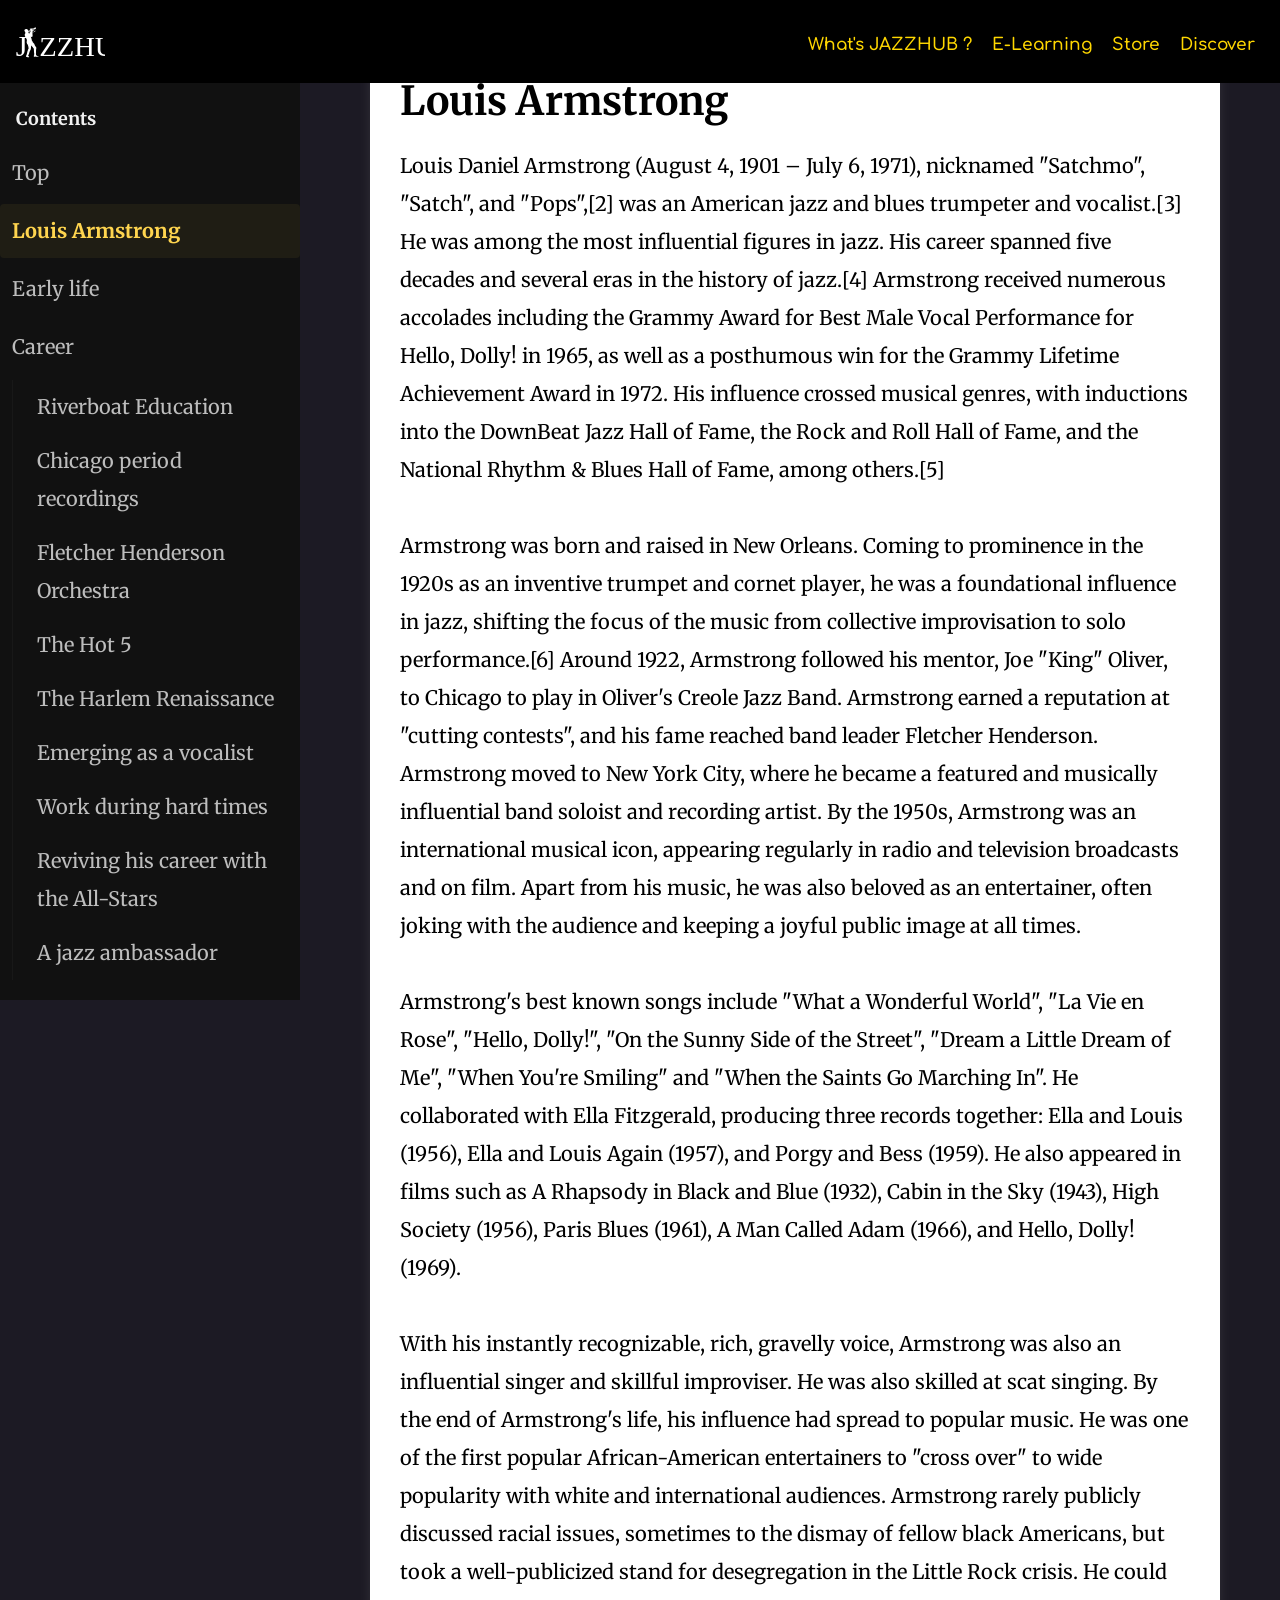
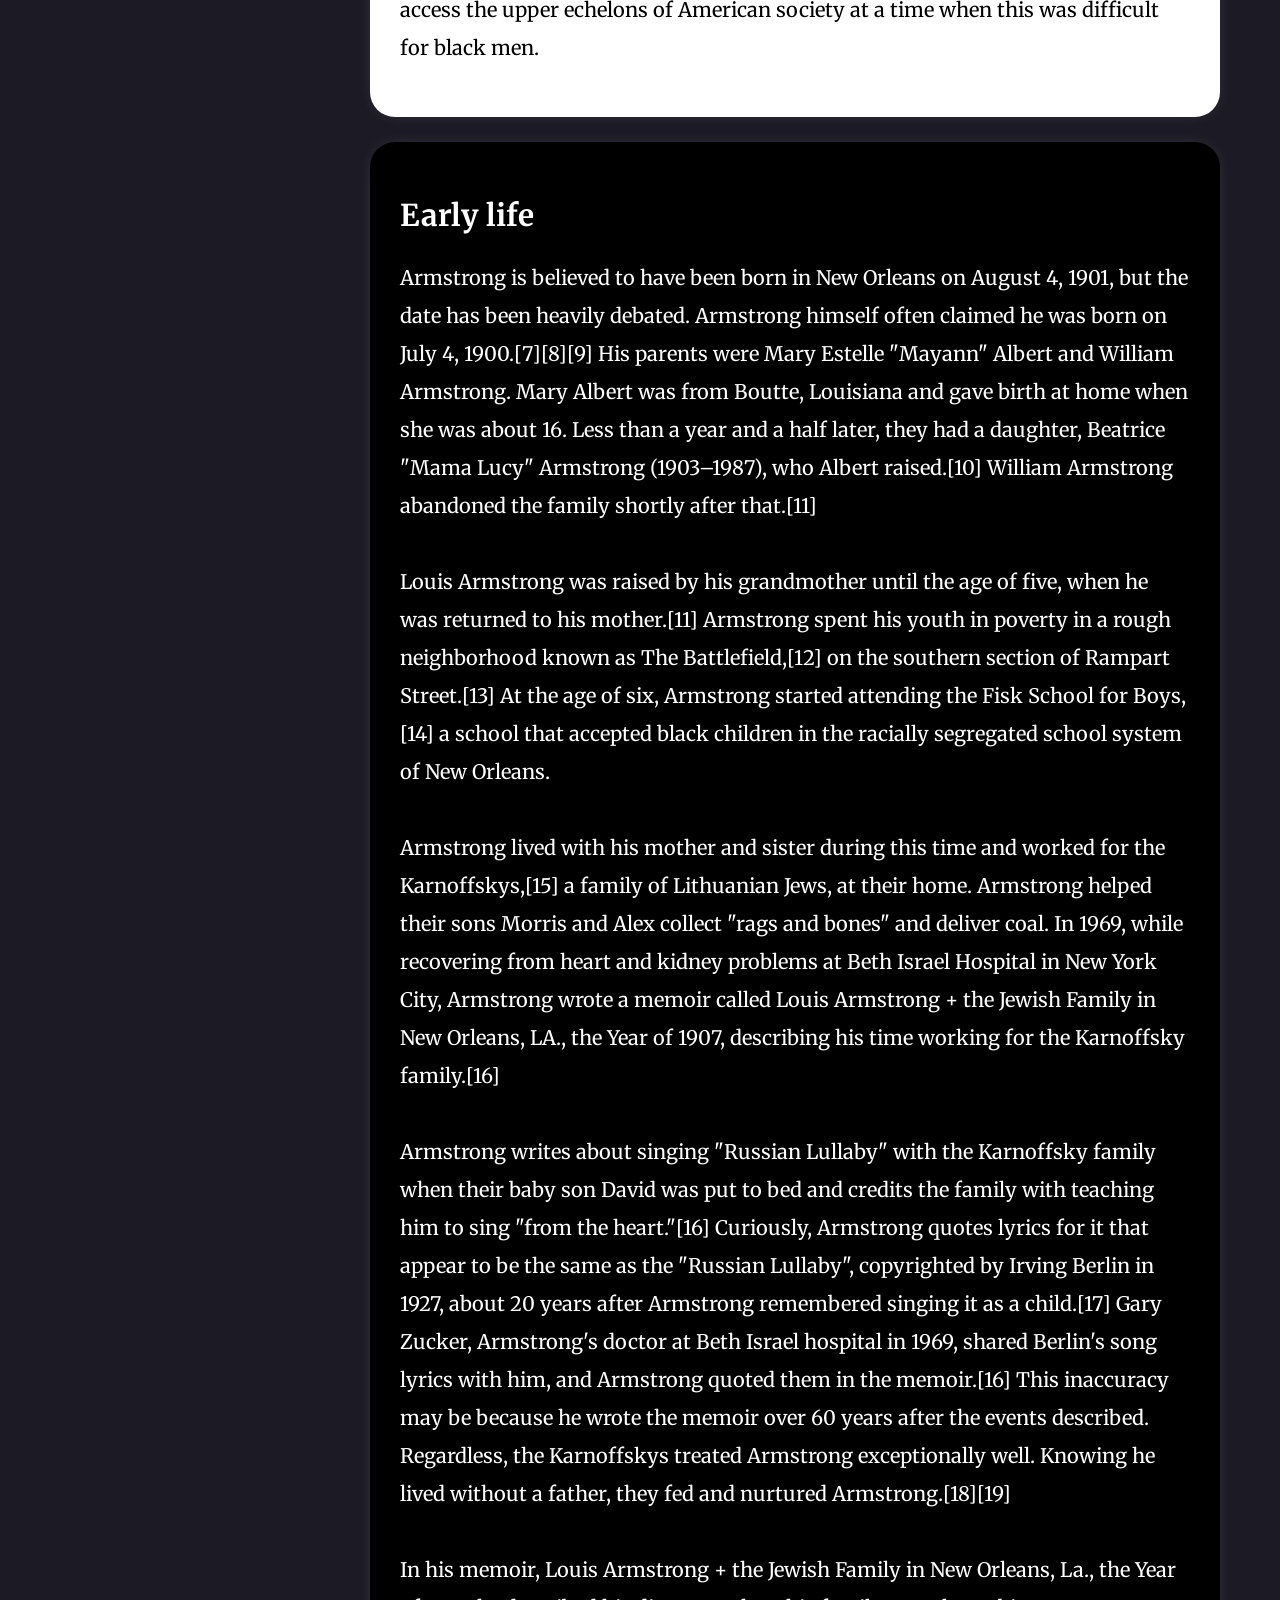
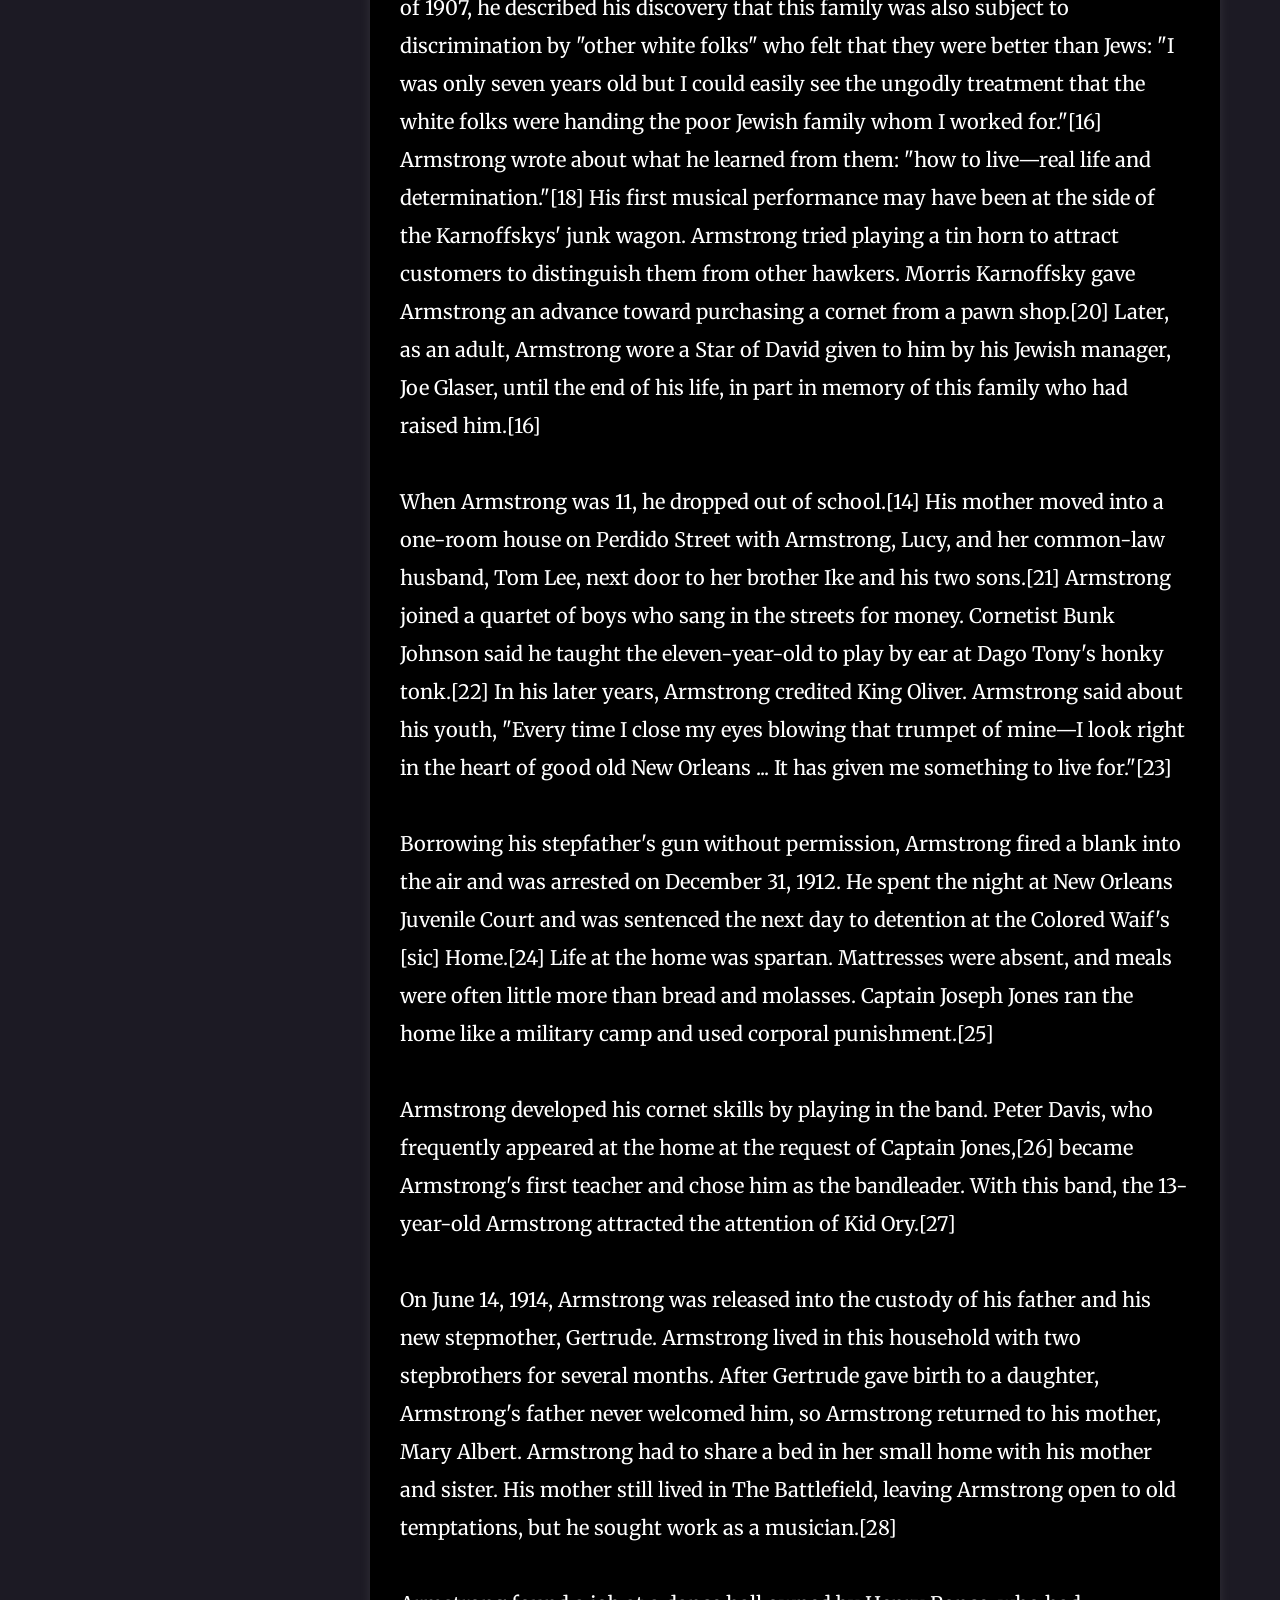
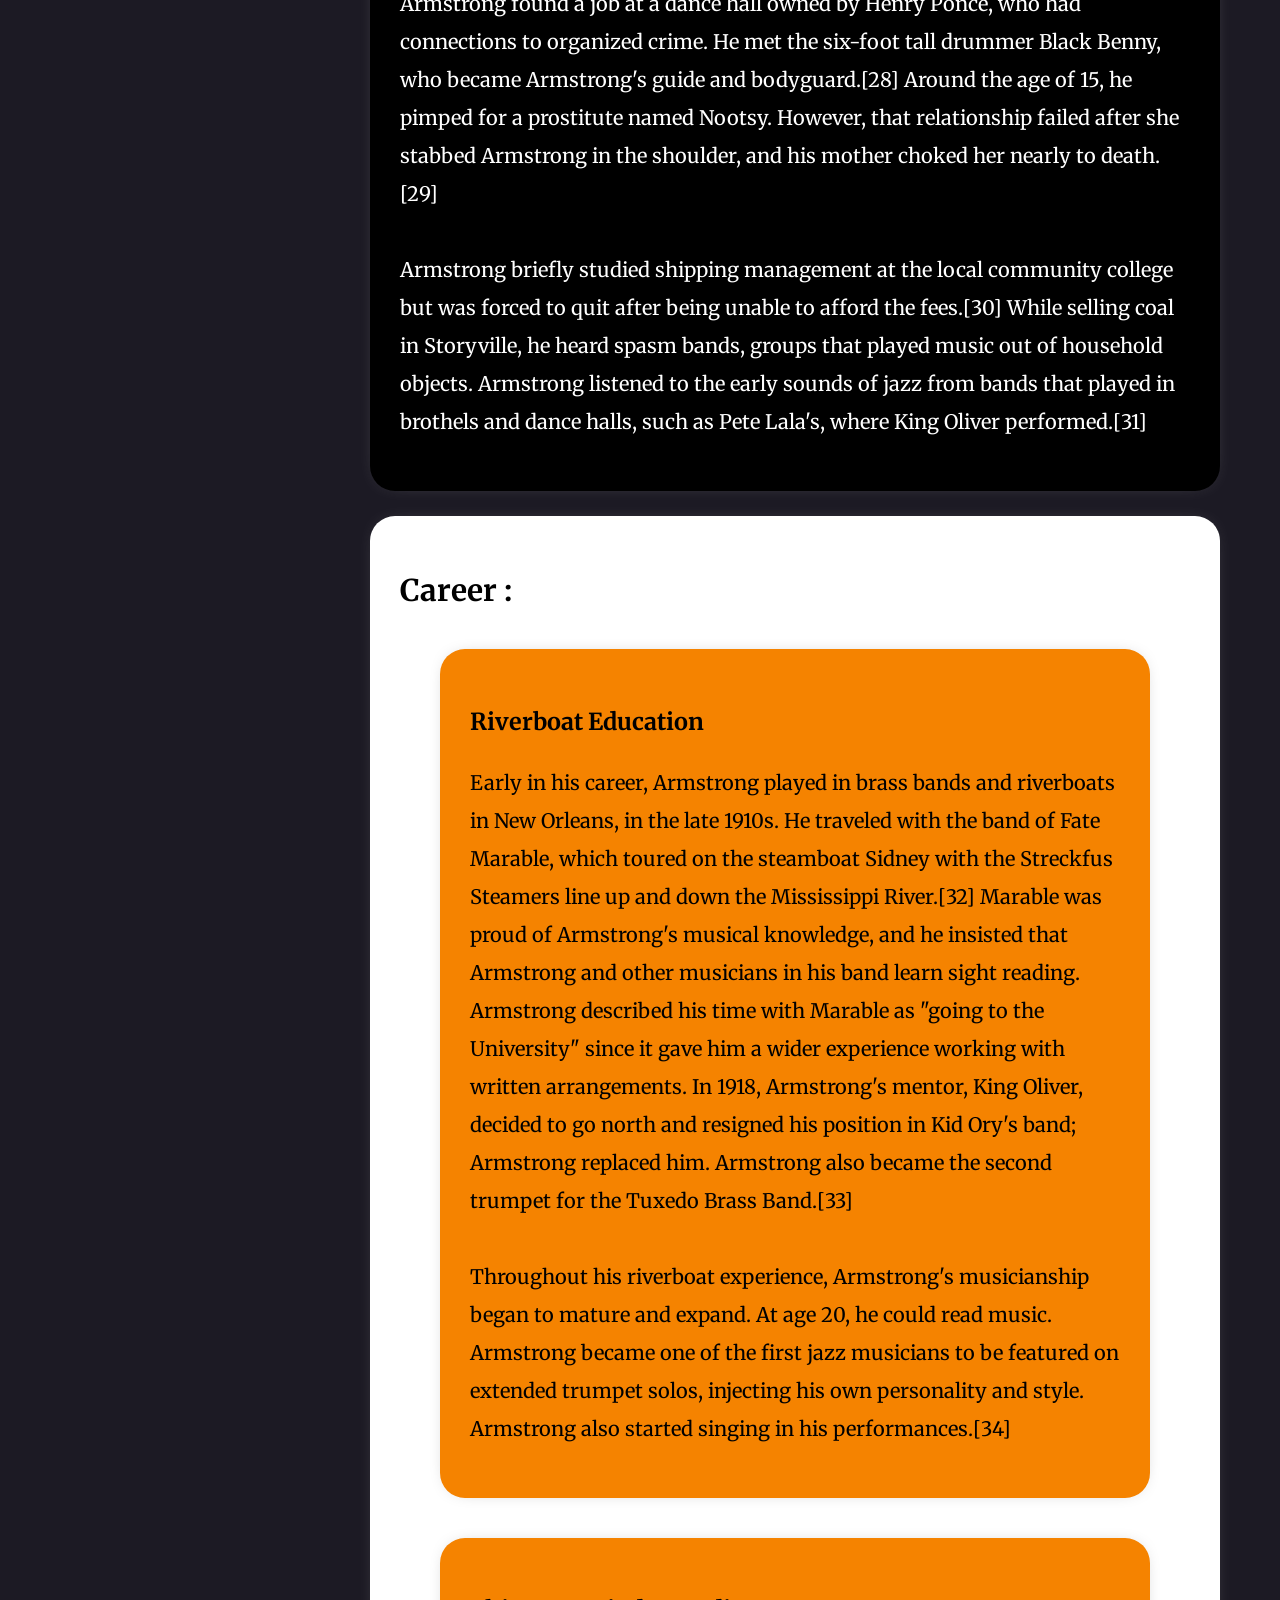
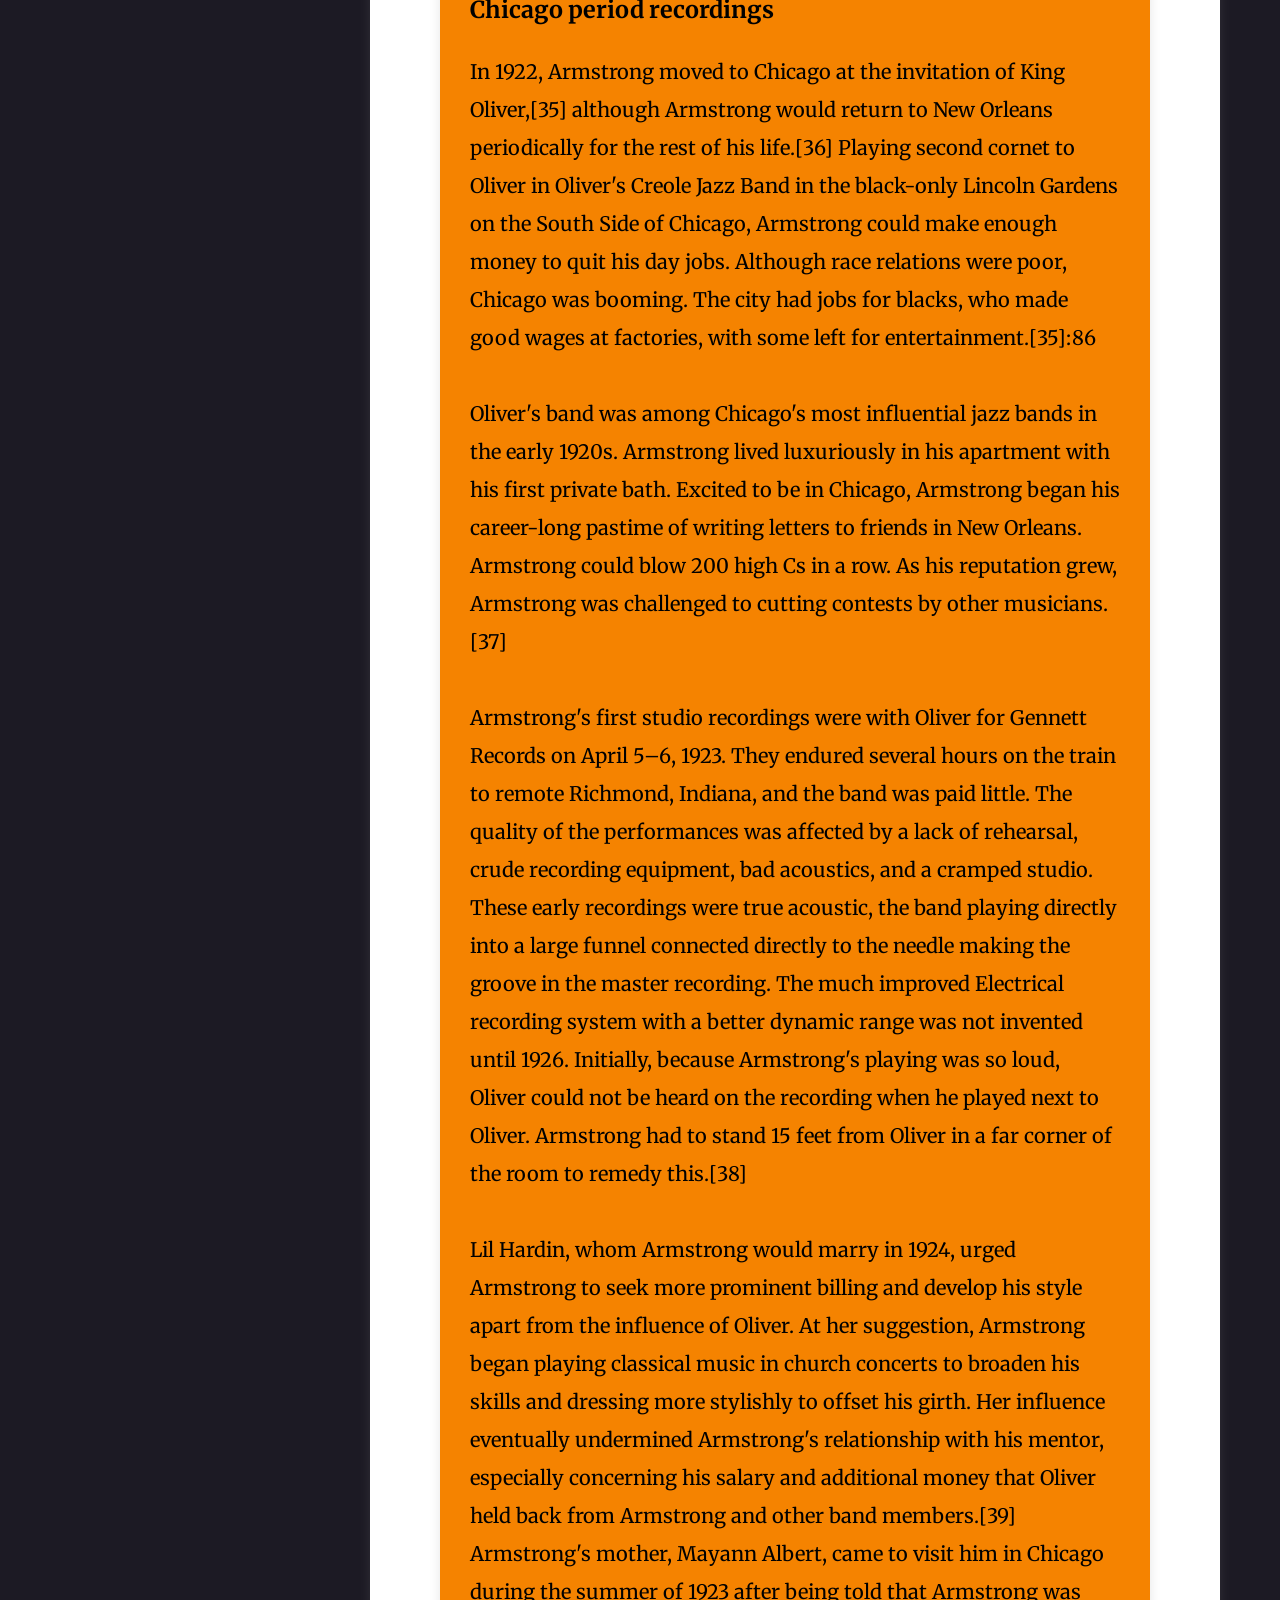
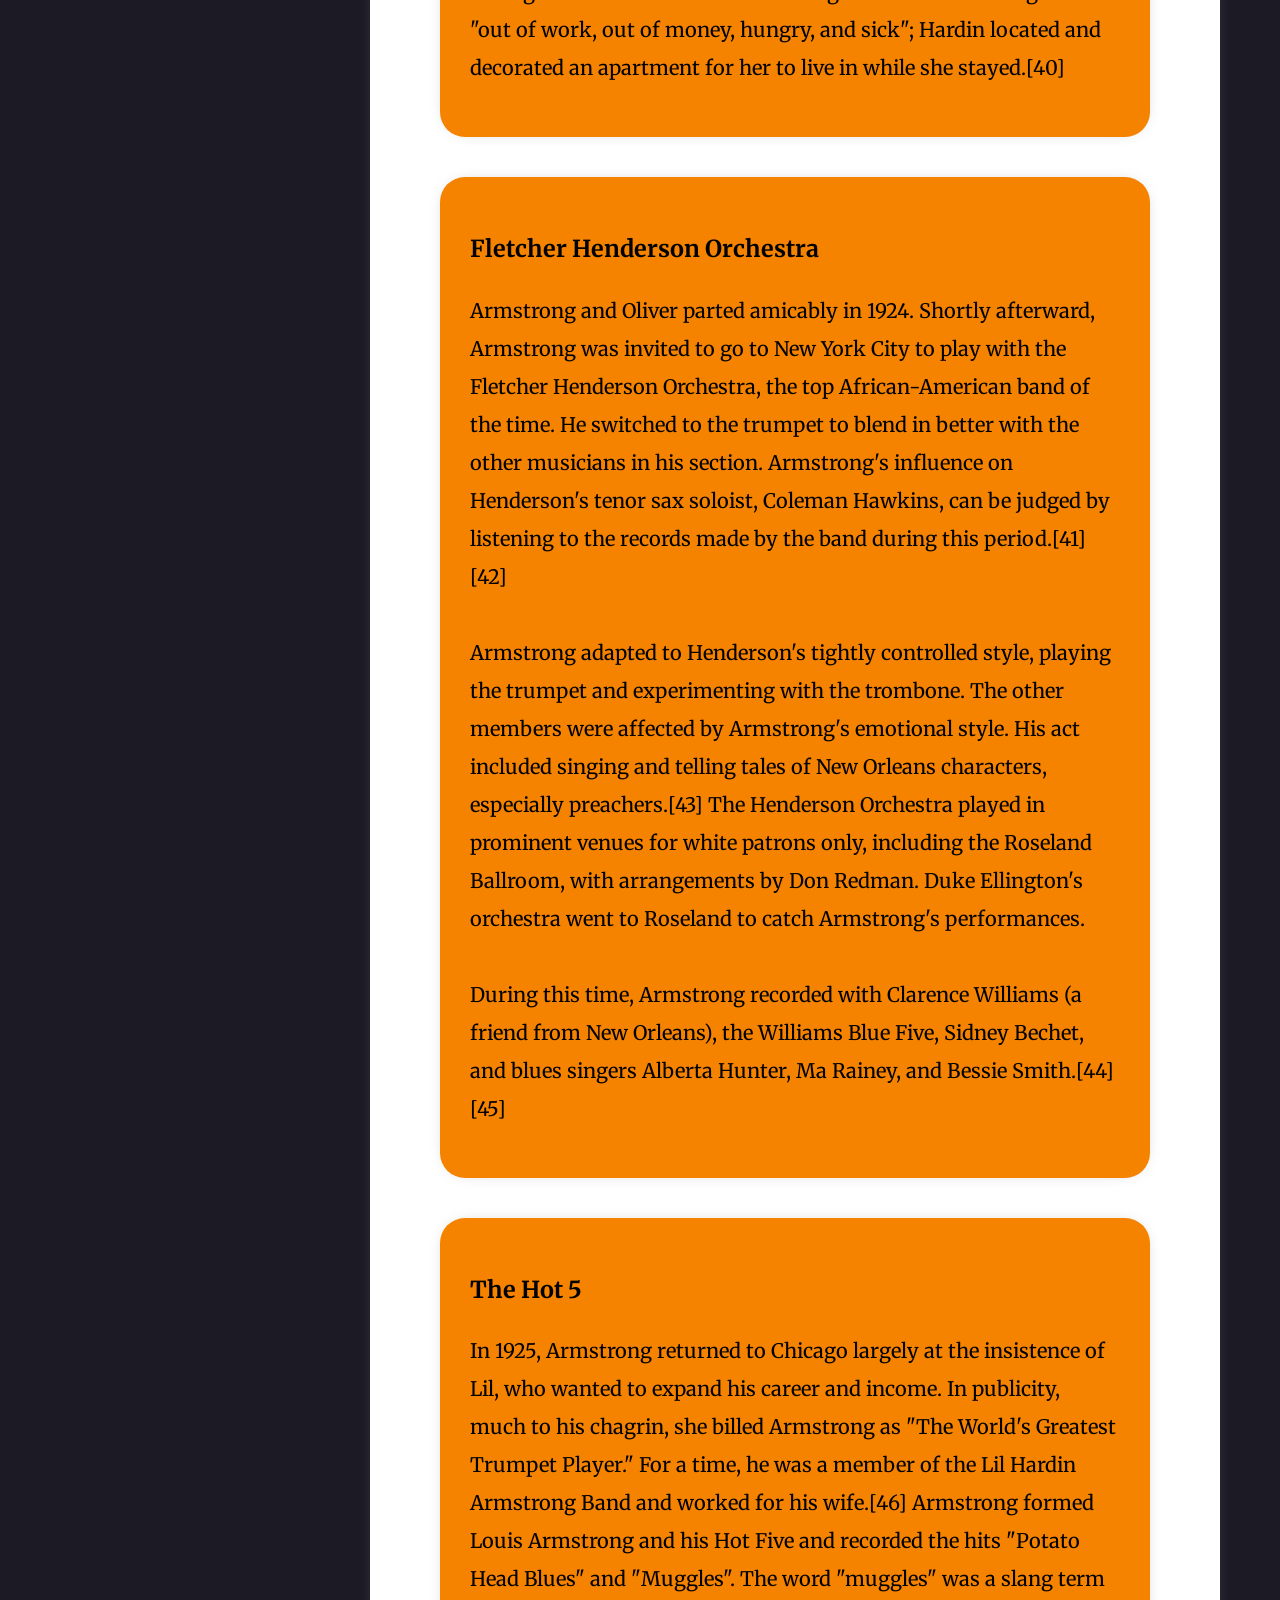
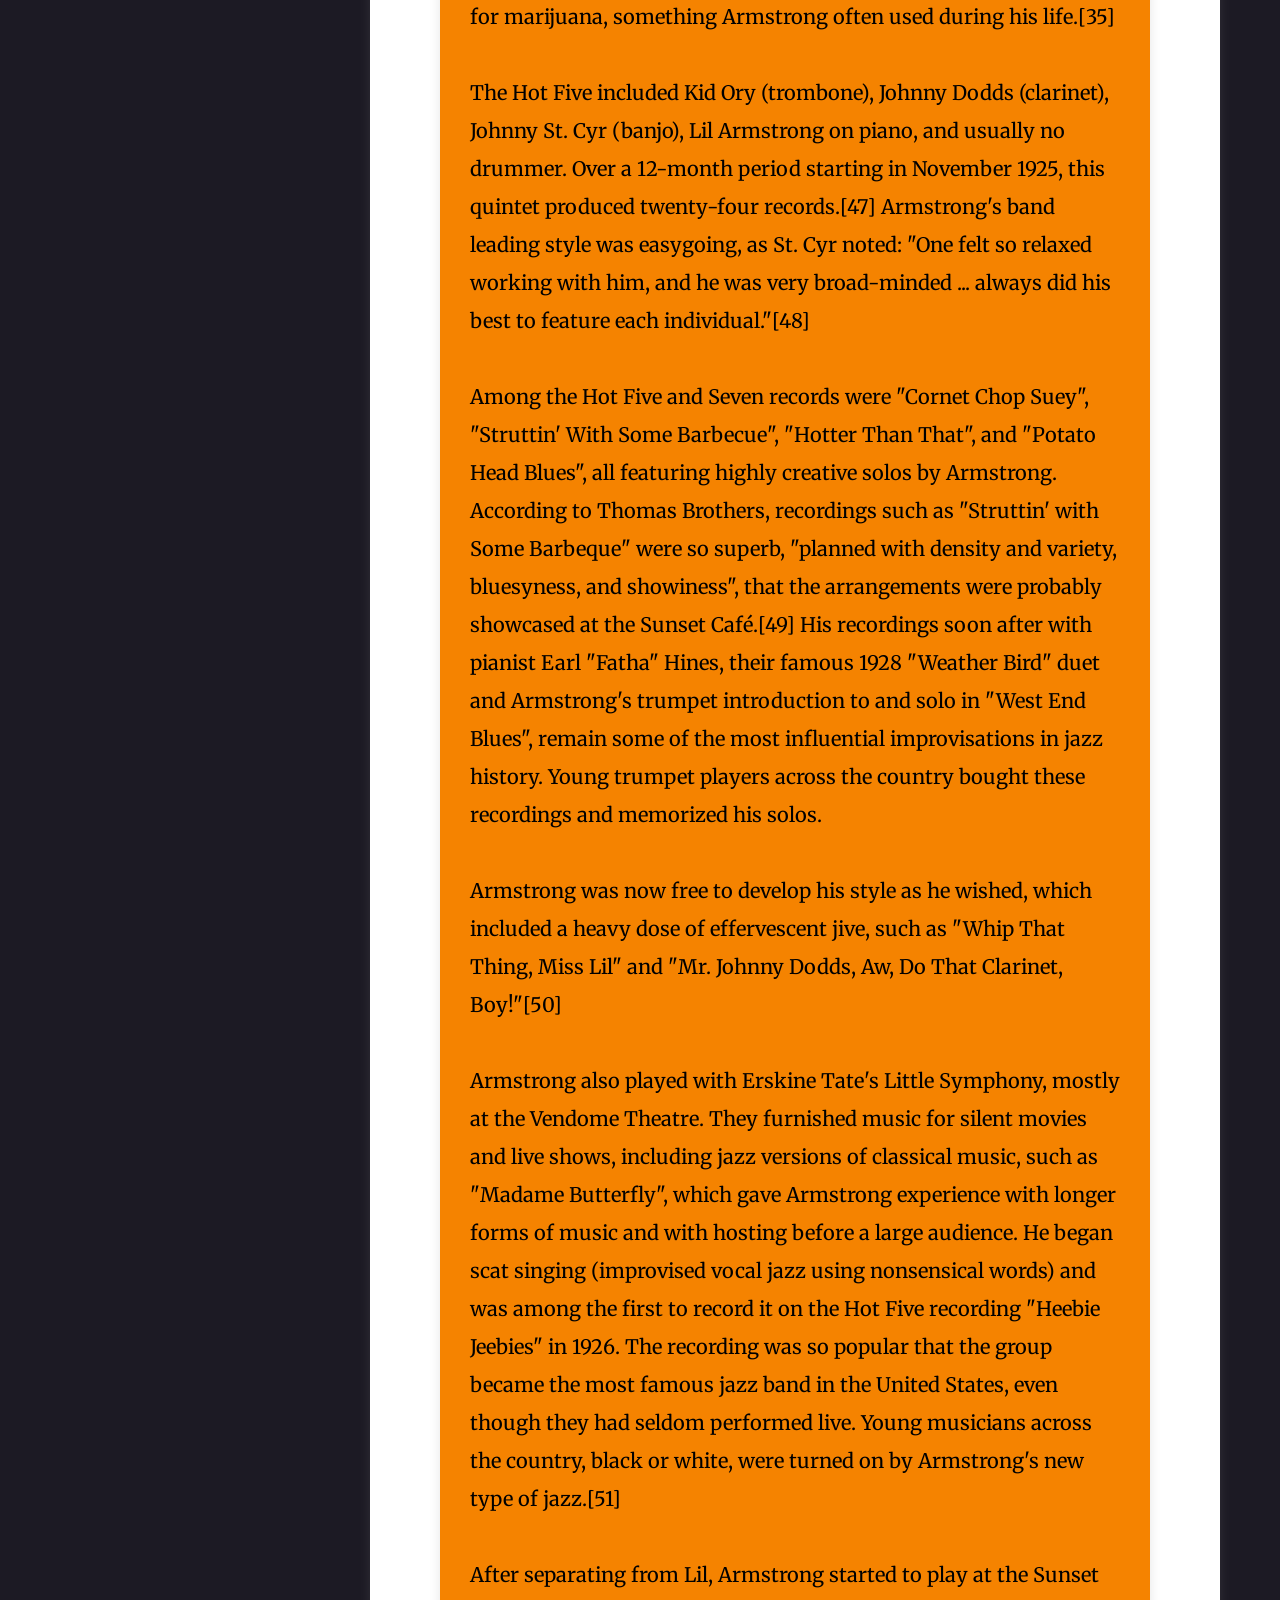
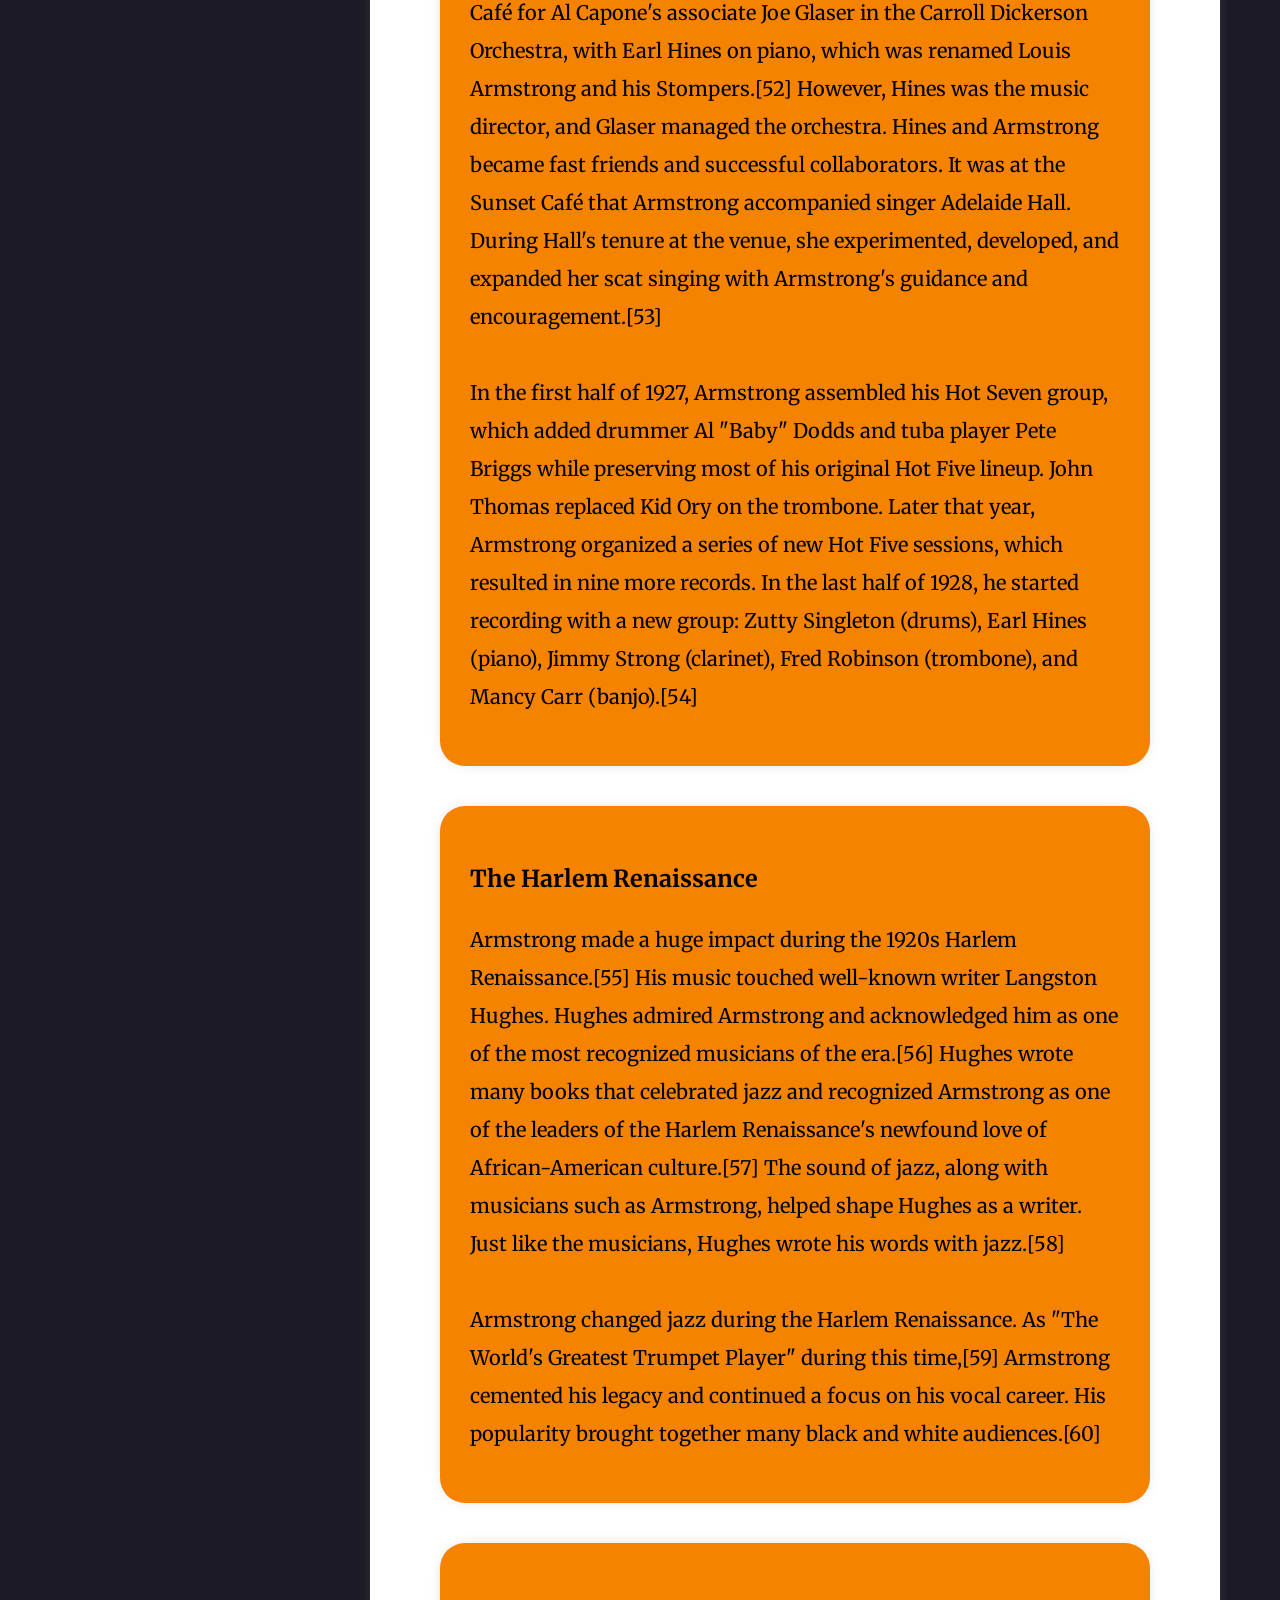
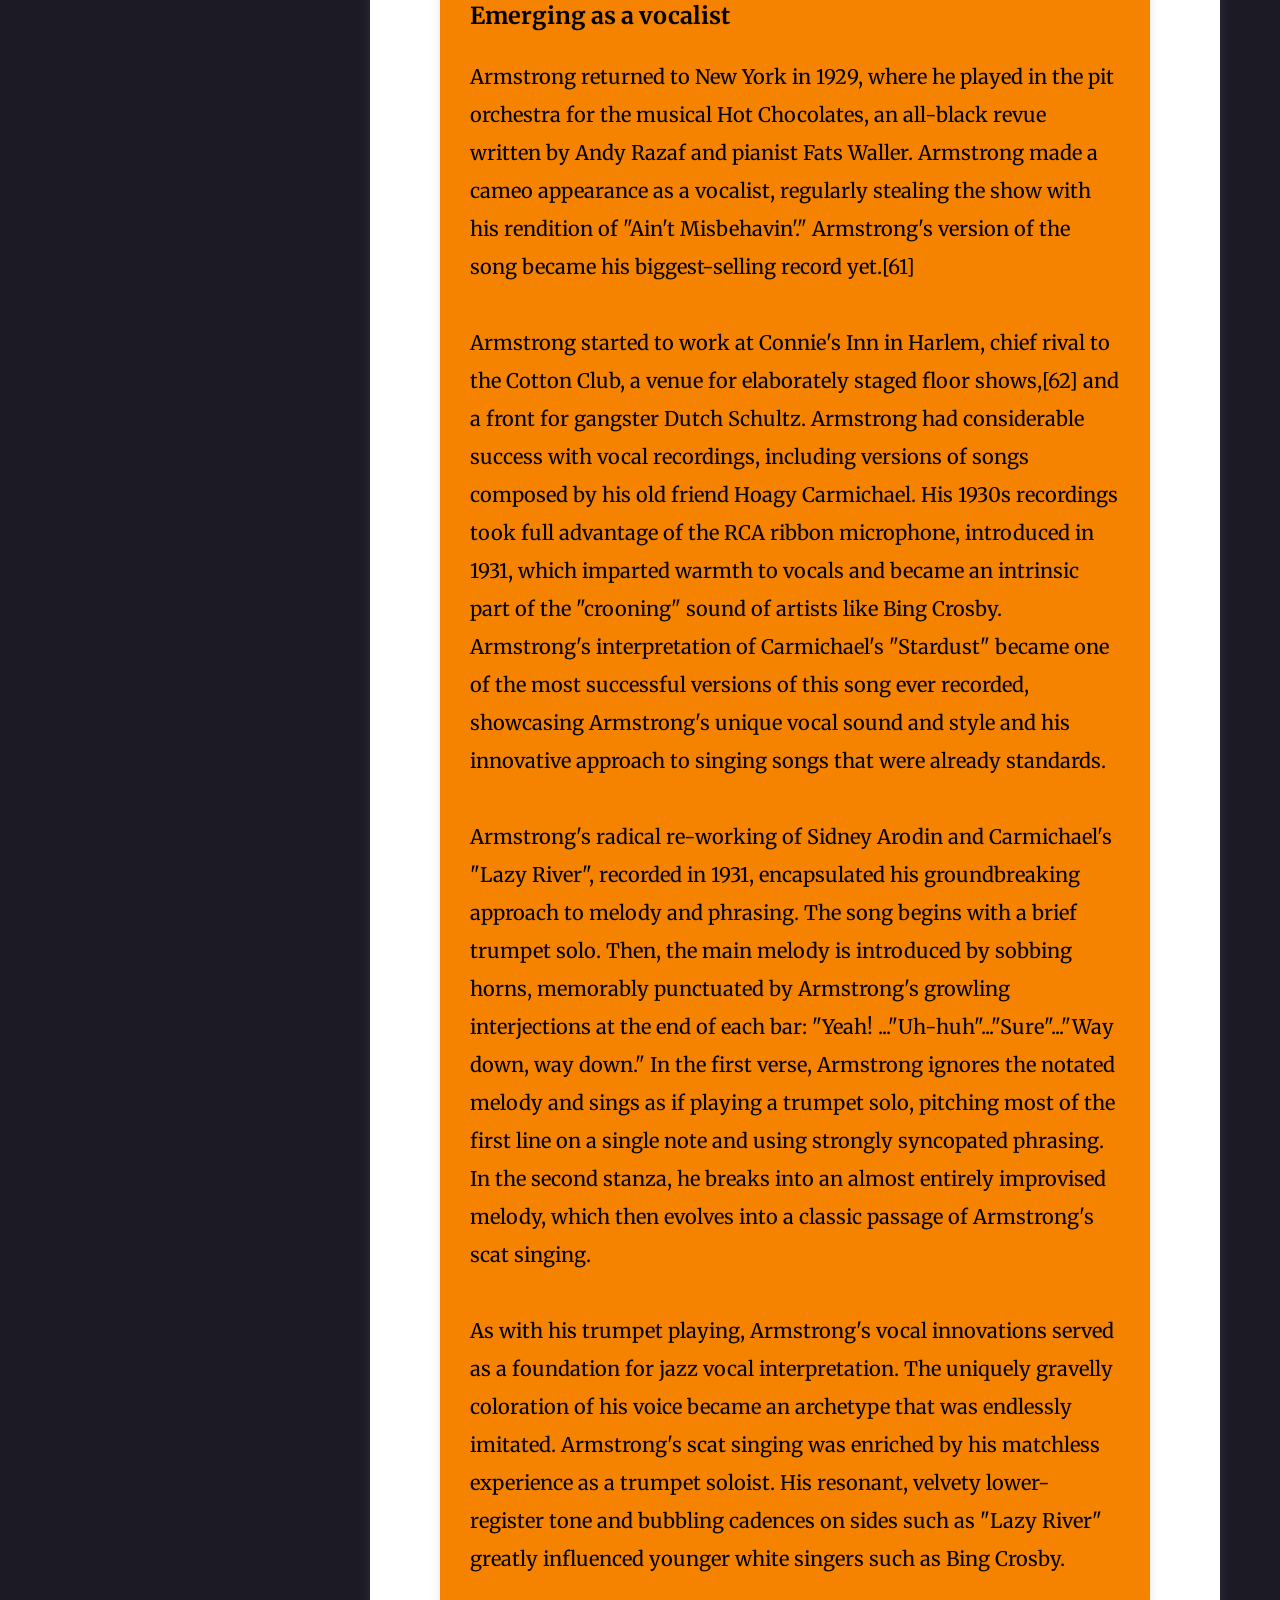
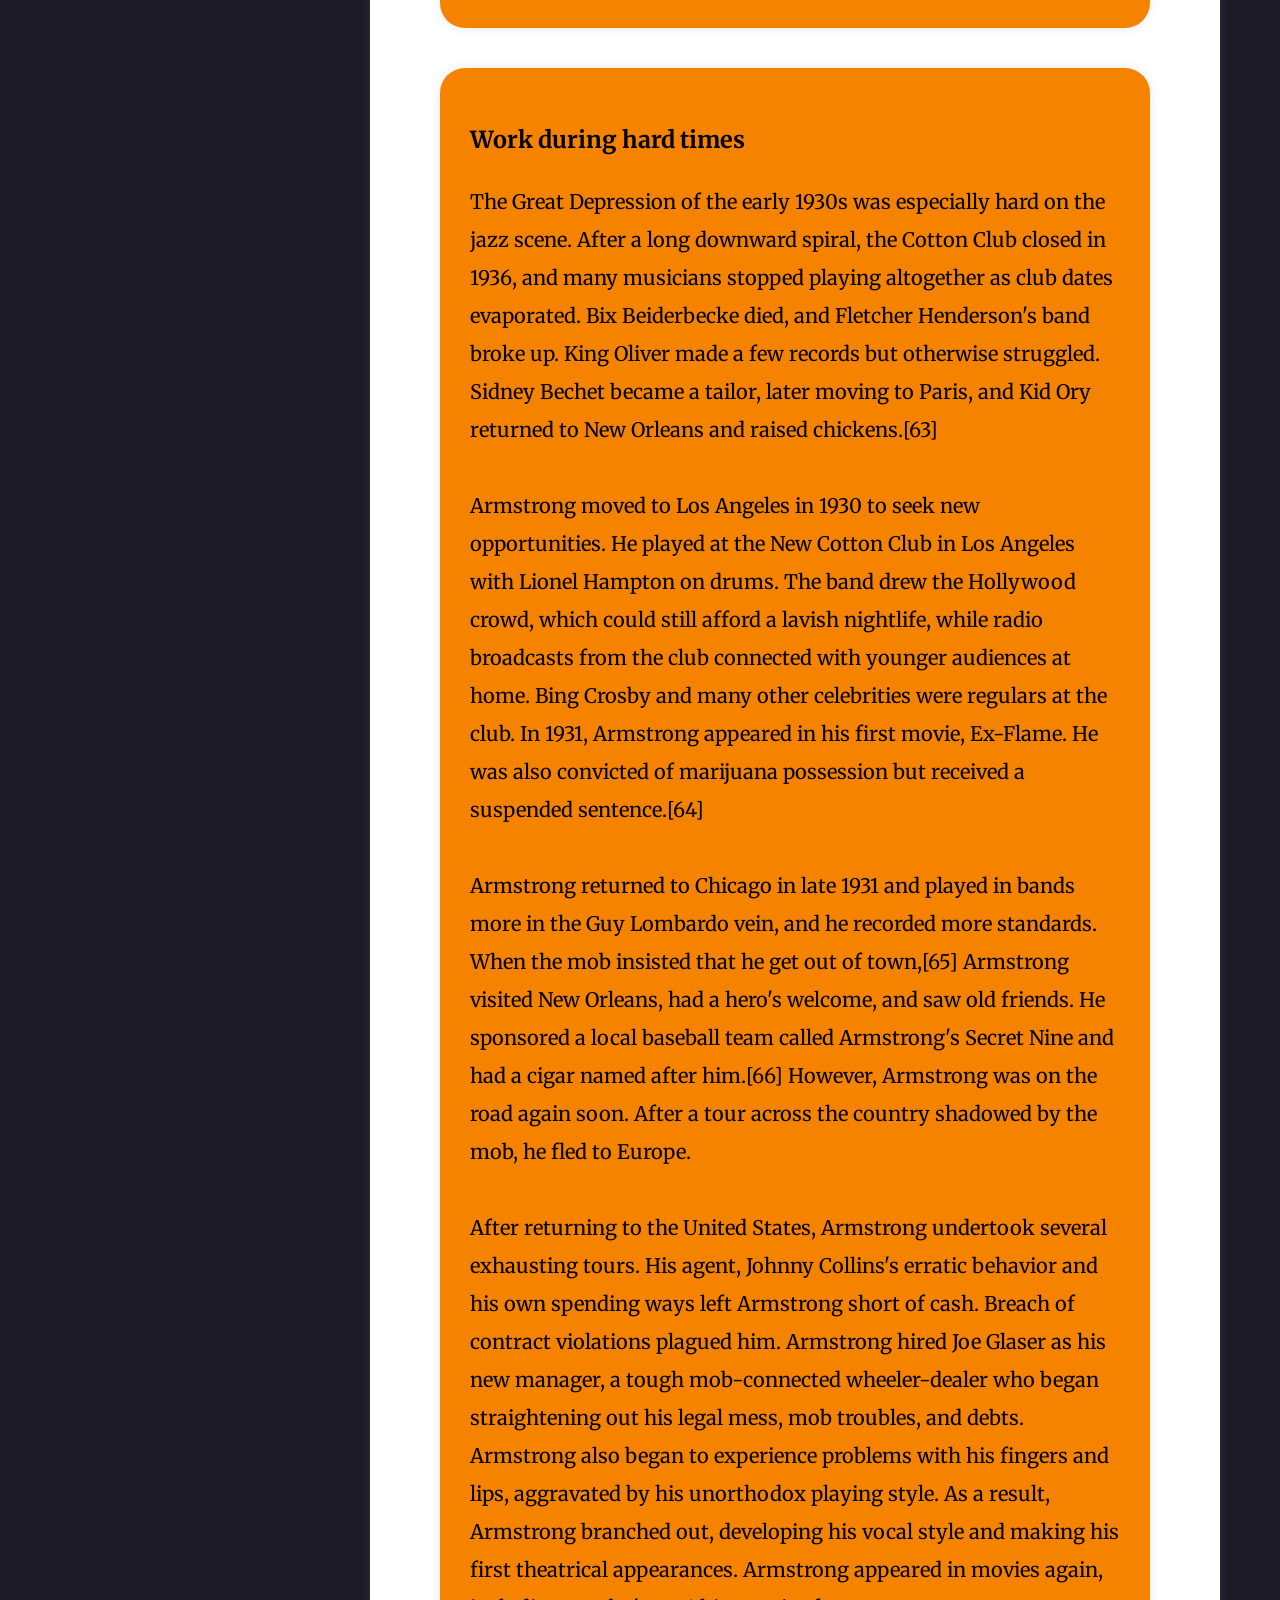
<file: Discover/Content/Louis Armstrong/index.html>
<!DOCTYPE html>
<html lang="en">
    <head>
        <meta charset="UTF-8">
        <link rel="stylesheet" href="/Discover/Content_Style.css">
        <meta name="viewport" content="width=device-width, initial-scale=1.0">
        <title>Discover | Louis Armstrong</title>
    </head>
    <body>
        
        <header>
            <img src="/Images/Potential Logo.svg" alt="logo" class="logo" width="7%">
            <div class="head">
                <nav class="navbar">
                    <ul class="navlinks">
                        <li><a href="/Accueil.html"> What's JAZZHUB ? </a></li>
                        <li><a href="/E-Learning/E-Learning.html"> E-Learning </a></li>
                        <li><a href="/store/Store.html"> Store </a></li>
                        <li><a href="/Discover/Main Page/index.html"> Discover </a></li>
                    </ul>
                </nav>
            </div>
            
        </header> 

        <main>

            <div class="sidenav">
                <h3>Contents</h3>
                <ul class="sidenav-list">
                    <li><a href="#header">Top</a></li>
                    <li><a href="#louis">Louis Armstrong</a></li>
                    <li><a href="#earlylife">Early life</a></li>
                    <li>
                        <a href="#career">Career</a>
                        <ul class="sidenav-sub">
                            <li><a href="#riverboat">Riverboat Education</a></li>
                            <li><a href="#chicago">Chicago period recordings</a></li>
                            <li><a href="#fletcherOrchestra">Fletcher Henderson Orchestra</a></li>
                            <li><a href="#hot5">The Hot 5</a></li>
                            <li><a href="#harlemRen">The Harlem Renaissance</a></li>
                            <li><a href="#violinist">Emerging as a vocalist</a></li>
                            <li><a href="#hardwork">Work during hard times</a></li>
                            <li><a href="#revive">Reviving his career with the All-Stars</a></li>
                            <li><a href="#ambassador">A jazz ambassador</a></li>
                        </ul>
                    </li>
                    <li>
                        <a href="#personallife">Personal life</a>
                        <ul class="sidenav-sub">
                            <li><a href="#family">Family</a></li>
                            <li><a href="#personality">Personality</a></li>
                            <li><a href="#health">Health Problems</a></li>
                            <li><a href="#nicknames">Nicknames</a></li>
                            <li><a href="#race">Race</a></li>
                            <li><a href="#religion">Religion</a></li>
                            <li><a href="#habits">Personal Habits</a></li>
                            <li><a href="#writings">Writings</a></li>
                            <li><a href="#orgs">Social Organizations</a></li>
                        </ul>
                    </li>
                    <li>
                        <a href="#music">Music</a>
                        <ul class="sidenav-sub">
                            <li><a href="#horn">Horn playing and early jazz</a></li>
                            <li><a href="#vocals">Vocal popularity</a></li>
                            <li><a href="#composing">Composing</a></li>
                            <li><a href="#colleagues">Colleagues and followers</a></li>
                            <li><a href="#hits">Hits and later career</a></li>
                            <li><a href="#range">Stylistic range</a></li>
                        </ul>
                    </li>
                    <li><a href="#death">Death</a></li>
                    <li><a href="#legacy">Legacy</a></li>
                </ul>
            </div>

            <div class="main">
            
                <div id="louis" class="mainBlock">
                    <h1 class="title">Louis Armstrong</h1>
                    <p>
                        Louis Daniel Armstrong (August 4, 1901 – July 6, 1971), nicknamed "Satchmo", "Satch", and "Pops",[2] was an American jazz and blues trumpeter and vocalist.[3] He was among the most influential figures in jazz. His career spanned five decades and several eras in the history of jazz.[4] Armstrong received numerous accolades including the Grammy Award for Best Male Vocal Performance for Hello, Dolly! in 1965, as well as a posthumous win for the Grammy Lifetime Achievement Award in 1972. His influence crossed musical genres, with inductions into the DownBeat Jazz Hall of Fame, the Rock and Roll Hall of Fame, and the National Rhythm & Blues Hall of Fame, among others.[5]
    <br><br>

    Armstrong was born and raised in New Orleans. Coming to prominence in the 1920s as an inventive trumpet and cornet player, he was a foundational influence in jazz, shifting the focus of the music from collective improvisation to solo performance.[6] Around 1922, Armstrong followed his mentor, Joe "King" Oliver, to Chicago to play in Oliver's Creole Jazz Band. Armstrong earned a reputation at "cutting contests", and his fame reached band leader Fletcher Henderson. Armstrong moved to New York City, where he became a featured and musically influential band soloist and recording artist. By the 1950s, Armstrong was an international musical icon, appearing regularly in radio and television broadcasts and on film. Apart from his music, he was also beloved as an entertainer, often joking with the audience and keeping a joyful public image at all times.
    <br><br>

    Armstrong's best known songs include "What a Wonderful World", "La Vie en Rose", "Hello, Dolly!", "On the Sunny Side of the Street", "Dream a Little Dream of Me", "When You're Smiling" and "When the Saints Go Marching In". He collaborated with Ella Fitzgerald, producing three records together: Ella and Louis (1956), Ella and Louis Again (1957), and Porgy and Bess (1959). He also appeared in films such as A Rhapsody in Black and Blue (1932), Cabin in the Sky (1943), High Society (1956), Paris Blues (1961), A Man Called Adam (1966), and Hello, Dolly! (1969).
    <br><br>

    With his instantly recognizable, rich, gravelly voice, Armstrong was also an influential singer and skillful improviser. He was also skilled at scat singing. By the end of Armstrong's life, his influence had spread to popular music. He was one of the first popular African-American entertainers to "cross over" to wide popularity with white and international audiences. Armstrong rarely publicly discussed racial issues, sometimes to the dismay of fellow black Americans, but took a well-publicized stand for desegregation in the Little Rock crisis. He could access the upper echelons of American society at a time when this was difficult for black men. 
                    </p>
                </div>

                <div id="earlylife" class="mainBlock">
                    <h2 class="title">Early life</h2>

                    <p>
                        Armstrong is believed to have been born in New Orleans on August 4, 1901, but the date has been heavily debated. Armstrong himself often claimed he was born on July 4, 1900.[7][8][9] His parents were Mary Estelle "Mayann" Albert and William Armstrong. Mary Albert was from Boutte, Louisiana and gave birth at home when she was about 16. Less than a year and a half later, they had a daughter, Beatrice "Mama Lucy" Armstrong (1903–1987), who Albert raised.[10] William Armstrong abandoned the family shortly after that.[11]
    <br><br>

    Louis Armstrong was raised by his grandmother until the age of five, when he was returned to his mother.[11] Armstrong spent his youth in poverty in a rough neighborhood known as The Battlefield,[12] on the southern section of Rampart Street.[13] At the age of six, Armstrong started attending the Fisk School for Boys,[14] a school that accepted black children in the racially segregated school system of New Orleans.
    <br><br>

    Armstrong lived with his mother and sister during this time and worked for the Karnoffskys,[15] a family of Lithuanian Jews, at their home. Armstrong helped their sons Morris and Alex collect "rags and bones" and deliver coal. In 1969, while recovering from heart and kidney problems at Beth Israel Hospital in New York City, Armstrong wrote a memoir called Louis Armstrong + the Jewish Family in New Orleans, LA., the Year of 1907, describing his time working for the Karnoffsky family.[16]
    <br><br>

    Armstrong writes about singing "Russian Lullaby" with the Karnoffsky family when their baby son David was put to bed and credits the family with teaching him to sing "from the heart."[16] Curiously, Armstrong quotes lyrics for it that appear to be the same as the "Russian Lullaby", copyrighted by Irving Berlin in 1927, about 20 years after Armstrong remembered singing it as a child.[17] Gary Zucker, Armstrong's doctor at Beth Israel hospital in 1969, shared Berlin's song lyrics with him, and Armstrong quoted them in the memoir.[16] This inaccuracy may be because he wrote the memoir over 60 years after the events described. Regardless, the Karnoffskys treated Armstrong exceptionally well. Knowing he lived without a father, they fed and nurtured Armstrong.[18][19]
    <br><br>

    In his memoir, Louis Armstrong + the Jewish Family in New Orleans, La., the Year of 1907, he described his discovery that this family was also subject to discrimination by "other white folks" who felt that they were better than Jews: "I was only seven years old but I could easily see the ungodly treatment that the white folks were handing the poor Jewish family whom I worked for."[16] Armstrong wrote about what he learned from them: "how to live—real life and determination."[18] His first musical performance may have been at the side of the Karnoffskys' junk wagon. Armstrong tried playing a tin horn to attract customers to distinguish them from other hawkers. Morris Karnoffsky gave Armstrong an advance toward purchasing a cornet from a pawn shop.[20] Later, as an adult, Armstrong wore a Star of David given to him by his Jewish manager, Joe Glaser, until the end of his life, in part in memory of this family who had raised him.[16]
    <br><br>

    When Armstrong was 11, he dropped out of school.[14] His mother moved into a one-room house on Perdido Street with Armstrong, Lucy, and her common-law husband, Tom Lee, next door to her brother Ike and his two sons.[21] Armstrong joined a quartet of boys who sang in the streets for money. Cornetist Bunk Johnson said he taught the eleven-year-old to play by ear at Dago Tony's honky tonk.[22] In his later years, Armstrong credited King Oliver. Armstrong said about his youth, "Every time I close my eyes blowing that trumpet of mine—I look right in the heart of good old New Orleans ... It has given me something to live for."[23]
    <br><br>

    Borrowing his stepfather's gun without permission, Armstrong fired a blank into the air and was arrested on December 31, 1912. He spent the night at New Orleans Juvenile Court and was sentenced the next day to detention at the Colored Waif's [sic] Home.[24] Life at the home was spartan. Mattresses were absent, and meals were often little more than bread and molasses. Captain Joseph Jones ran the home like a military camp and used corporal punishment.[25]
    <br><br>

    Armstrong developed his cornet skills by playing in the band. Peter Davis, who frequently appeared at the home at the request of Captain Jones,[26] became Armstrong's first teacher and chose him as the bandleader. With this band, the 13-year-old Armstrong attracted the attention of Kid Ory.[27]
    <br><br>

    On June 14, 1914, Armstrong was released into the custody of his father and his new stepmother, Gertrude. Armstrong lived in this household with two stepbrothers for several months. After Gertrude gave birth to a daughter, Armstrong's father never welcomed him, so Armstrong returned to his mother, Mary Albert. Armstrong had to share a bed in her small home with his mother and sister. His mother still lived in The Battlefield, leaving Armstrong open to old temptations, but he sought work as a musician.[28]
    <br><br>

    Armstrong found a job at a dance hall owned by Henry Ponce, who had connections to organized crime. He met the six-foot tall drummer Black Benny, who became Armstrong's guide and bodyguard.[28] Around the age of 15, he pimped for a prostitute named Nootsy. However, that relationship failed after she stabbed Armstrong in the shoulder, and his mother choked her nearly to death.[29]
    <br><br>

    Armstrong briefly studied shipping management at the local community college but was forced to quit after being unable to afford the fees.[30] While selling coal in Storyville, he heard spasm bands, groups that played music out of household objects. Armstrong listened to the early sounds of jazz from bands that played in brothels and dance halls, such as Pete Lala's, where King Oliver performed.[31] 
                    </p>
                </div>

                <div id="career" class="mainBlock">

                    <h2 class="title">Career :</h2>

                    <div id="riverboat" class="subBlock">

                        <h3 class="title">Riverboat Education</h3>

                        <p>
                            Early in his career, Armstrong played in brass bands and riverboats in New Orleans, in the late 1910s. He traveled with the band of Fate Marable, which toured on the steamboat Sidney with the Streckfus Steamers line up and down the Mississippi River.[32] Marable was proud of Armstrong's musical knowledge, and he insisted that Armstrong and other musicians in his band learn sight reading. Armstrong described his time with Marable as "going to the University" since it gave him a wider experience working with written arrangements. In 1918, Armstrong's mentor, King Oliver, decided to go north and resigned his position in Kid Ory's band; Armstrong replaced him. Armstrong also became the second trumpet for the Tuxedo Brass Band.[33]
    <br><br>

    Throughout his riverboat experience, Armstrong's musicianship began to mature and expand. At age 20, he could read music. Armstrong became one of the first jazz musicians to be featured on extended trumpet solos, injecting his own personality and style. Armstrong also started singing in his performances.[34] 
                        </p>

                    </div>

                    <div id="chicago" class="subBlock">

                        <h3 class="title">Chicago period recordings</h3>

                        <p>
                            In 1922, Armstrong moved to Chicago at the invitation of King Oliver,[35] although Armstrong would return to New Orleans periodically for the rest of his life.[36] Playing second cornet to Oliver in Oliver's Creole Jazz Band in the black-only Lincoln Gardens on the South Side of Chicago, Armstrong could make enough money to quit his day jobs. Although race relations were poor, Chicago was booming. The city had jobs for blacks, who made good wages at factories, with some left for entertainment.[35]: 86 
    <br><br>

    Oliver's band was among Chicago's most influential jazz bands in the early 1920s. Armstrong lived luxuriously in his apartment with his first private bath. Excited to be in Chicago, Armstrong began his career-long pastime of writing letters to friends in New Orleans. Armstrong could blow 200 high Cs in a row. As his reputation grew, Armstrong was challenged to cutting contests by other musicians.[37]
    <br><br>

    Armstrong's first studio recordings were with Oliver for Gennett Records on April 5–6, 1923. They endured several hours on the train to remote Richmond, Indiana, and the band was paid little. The quality of the performances was affected by a lack of rehearsal, crude recording equipment, bad acoustics, and a cramped studio. These early recordings were true acoustic, the band playing directly into a large funnel connected directly to the needle making the groove in the master recording. The much improved Electrical recording system with a better dynamic range was not invented until 1926. Initially, because Armstrong's playing was so loud, Oliver could not be heard on the recording when he played next to Oliver. Armstrong had to stand 15 feet from Oliver in a far corner of the room to remedy this.[38]
    <br><br>

    Lil Hardin, whom Armstrong would marry in 1924, urged Armstrong to seek more prominent billing and develop his style apart from the influence of Oliver. At her suggestion, Armstrong began playing classical music in church concerts to broaden his skills and dressing more stylishly to offset his girth. Her influence eventually undermined Armstrong's relationship with his mentor, especially concerning his salary and additional money that Oliver held back from Armstrong and other band members.[39] Armstrong's mother, Mayann Albert, came to visit him in Chicago during the summer of 1923 after being told that Armstrong was "out of work, out of money, hungry, and sick"; Hardin located and decorated an apartment for her to live in while she stayed.[40] 
                        </p>

                    </div>

                    <div id="fletcherOrchestra" class="subBlock">

                        <h3 class="title">Fletcher Henderson Orchestra</h3>

                        <p>
                            Armstrong and Oliver parted amicably in 1924. Shortly afterward, Armstrong was invited to go to New York City to play with the Fletcher Henderson Orchestra, the top African-American band of the time. He switched to the trumpet to blend in better with the other musicians in his section. Armstrong's influence on Henderson's tenor sax soloist, Coleman Hawkins, can be judged by listening to the records made by the band during this period.[41][42]
    <br><br>

    Armstrong adapted to Henderson's tightly controlled style, playing the trumpet and experimenting with the trombone. The other members were affected by Armstrong's emotional style. His act included singing and telling tales of New Orleans characters, especially preachers.[43] The Henderson Orchestra played in prominent venues for white patrons only, including the Roseland Ballroom, with arrangements by Don Redman. Duke Ellington's orchestra went to Roseland to catch Armstrong's performances.
    <br><br>

    During this time, Armstrong recorded with Clarence Williams (a friend from New Orleans), the Williams Blue Five, Sidney Bechet, and blues singers Alberta Hunter, Ma Rainey, and Bessie Smith.[44][45] 
                        </p>

                    </div>

                    <div id="hot5" class="subBlock">

                        <h3 class="title">The Hot 5</h3>

                        <p>
                            In 1925, Armstrong returned to Chicago largely at the insistence of Lil, who wanted to expand his career and income. In publicity, much to his chagrin, she billed Armstrong as "The World's Greatest Trumpet Player." For a time, he was a member of the Lil Hardin Armstrong Band and worked for his wife.[46] Armstrong formed Louis Armstrong and his Hot Five and recorded the hits "Potato Head Blues" and "Muggles". The word "muggles" was a slang term for marijuana, something Armstrong often used during his life.[35]
    <br><br>

    The Hot Five included Kid Ory (trombone), Johnny Dodds (clarinet), Johnny St. Cyr (banjo), Lil Armstrong on piano, and usually no drummer. Over a 12-month period starting in November 1925, this quintet produced twenty-four records.[47] Armstrong's band leading style was easygoing, as St. Cyr noted: "One felt so relaxed working with him, and he was very broad-minded ... always did his best to feature each individual."[48]
    <br><br>

    Among the Hot Five and Seven records were "Cornet Chop Suey", "Struttin' With Some Barbecue", "Hotter Than That", and "Potato Head Blues", all featuring highly creative solos by Armstrong. According to Thomas Brothers, recordings such as "Struttin' with Some Barbeque" were so superb, "planned with density and variety, bluesyness, and showiness", that the arrangements were probably showcased at the Sunset Café.[49] His recordings soon after with pianist Earl "Fatha" Hines, their famous 1928 "Weather Bird" duet and Armstrong's trumpet introduction to and solo in "West End Blues", remain some of the most influential improvisations in jazz history. Young trumpet players across the country bought these recordings and memorized his solos.
    <br><br>

    Armstrong was now free to develop his style as he wished, which included a heavy dose of effervescent jive, such as "Whip That Thing, Miss Lil" and "Mr. Johnny Dodds, Aw, Do That Clarinet, Boy!"[50]
    <br><br>

    Armstrong also played with Erskine Tate's Little Symphony, mostly at the Vendome Theatre. They furnished music for silent movies and live shows, including jazz versions of classical music, such as "Madame Butterfly", which gave Armstrong experience with longer forms of music and with hosting before a large audience. He began scat singing (improvised vocal jazz using nonsensical words) and was among the first to record it on the Hot Five recording "Heebie Jeebies" in 1926. The recording was so popular that the group became the most famous jazz band in the United States, even though they had seldom performed live. Young musicians across the country, black or white, were turned on by Armstrong's new type of jazz.[51]
    <br><br>

    After separating from Lil, Armstrong started to play at the Sunset Café for Al Capone's associate Joe Glaser in the Carroll Dickerson Orchestra, with Earl Hines on piano, which was renamed Louis Armstrong and his Stompers.[52] However, Hines was the music director, and Glaser managed the orchestra. Hines and Armstrong became fast friends and successful collaborators. It was at the Sunset Café that Armstrong accompanied singer Adelaide Hall. During Hall's tenure at the venue, she experimented, developed, and expanded her scat singing with Armstrong's guidance and encouragement.[53]
    <br><br>

    In the first half of 1927, Armstrong assembled his Hot Seven group, which added drummer Al "Baby" Dodds and tuba player Pete Briggs while preserving most of his original Hot Five lineup. John Thomas replaced Kid Ory on the trombone. Later that year, Armstrong organized a series of new Hot Five sessions, which resulted in nine more records. In the last half of 1928, he started recording with a new group: Zutty Singleton (drums), Earl Hines (piano), Jimmy Strong (clarinet), Fred Robinson (trombone), and Mancy Carr (banjo).[54] 
                        </p>

                    </div>

                    <div id="harlemRen" class="subBlock">

                        <h3 class="title">The Harlem Renaissance</h3>

                        <p>
                            Armstrong made a huge impact during the 1920s Harlem Renaissance.[55] His music touched well-known writer Langston Hughes. Hughes admired Armstrong and acknowledged him as one of the most recognized musicians of the era.[56] Hughes wrote many books that celebrated jazz and recognized Armstrong as one of the leaders of the Harlem Renaissance's newfound love of African-American culture.[57] The sound of jazz, along with musicians such as Armstrong, helped shape Hughes as a writer. Just like the musicians, Hughes wrote his words with jazz.[58]
    <br><br>

    Armstrong changed jazz during the Harlem Renaissance. As "The World's Greatest Trumpet Player" during this time,[59] Armstrong cemented his legacy and continued a focus on his vocal career. His popularity brought together many black and white audiences.[60] 
                        </p>

                    </div>

                    <div id="violinist" class="subBlock">

                        <h3 class="title">Emerging as a vocalist</h3>

                        <p>
                            Armstrong returned to New York in 1929, where he played in the pit orchestra for the musical Hot Chocolates, an all-black revue written by Andy Razaf and pianist Fats Waller. Armstrong made a cameo appearance as a vocalist, regularly stealing the show with his rendition of "Ain't Misbehavin'." Armstrong's version of the song became his biggest-selling record yet.[61]
    <br><br>

    Armstrong started to work at Connie's Inn in Harlem, chief rival to the Cotton Club, a venue for elaborately staged floor shows,[62] and a front for gangster Dutch Schultz. Armstrong had considerable success with vocal recordings, including versions of songs composed by his old friend Hoagy Carmichael. His 1930s recordings took full advantage of the RCA ribbon microphone, introduced in 1931, which imparted warmth to vocals and became an intrinsic part of the "crooning" sound of artists like Bing Crosby. Armstrong's interpretation of Carmichael's "Stardust" became one of the most successful versions of this song ever recorded, showcasing Armstrong's unique vocal sound and style and his innovative approach to singing songs that were already standards.
    <br><br>

    Armstrong's radical re-working of Sidney Arodin and Carmichael's "Lazy River", recorded in 1931, encapsulated his groundbreaking approach to melody and phrasing. The song begins with a brief trumpet solo. Then, the main melody is introduced by sobbing horns, memorably punctuated by Armstrong's growling interjections at the end of each bar: "Yeah! ..."Uh-huh"..."Sure"..."Way down, way down." In the first verse, Armstrong ignores the notated melody and sings as if playing a trumpet solo, pitching most of the first line on a single note and using strongly syncopated phrasing. In the second stanza, he breaks into an almost entirely improvised melody, which then evolves into a classic passage of Armstrong's scat singing.
    <br><br>

    As with his trumpet playing, Armstrong's vocal innovations served as a foundation for jazz vocal interpretation. The uniquely gravelly coloration of his voice became an archetype that was endlessly imitated. Armstrong's scat singing was enriched by his matchless experience as a trumpet soloist. His resonant, velvety lower-register tone and bubbling cadences on sides such as "Lazy River" greatly influenced younger white singers such as Bing Crosby. 
                        </p>

                    </div>

                    <div id="hardwork" class="subBlock">

                        <h3 class="title">Work during hard times</h3>

                        <p>
                            The Great Depression of the early 1930s was especially hard on the jazz scene. After a long downward spiral, the Cotton Club closed in 1936, and many musicians stopped playing altogether as club dates evaporated. Bix Beiderbecke died, and Fletcher Henderson's band broke up. King Oliver made a few records but otherwise struggled. Sidney Bechet became a tailor, later moving to Paris, and Kid Ory returned to New Orleans and raised chickens.[63]
    <br><br>

    Armstrong moved to Los Angeles in 1930 to seek new opportunities. He played at the New Cotton Club in Los Angeles with Lionel Hampton on drums. The band drew the Hollywood crowd, which could still afford a lavish nightlife, while radio broadcasts from the club connected with younger audiences at home. Bing Crosby and many other celebrities were regulars at the club. In 1931, Armstrong appeared in his first movie, Ex-Flame. He was also convicted of marijuana possession but received a suspended sentence.[64]
    <br><br>

    Armstrong returned to Chicago in late 1931 and played in bands more in the Guy Lombardo vein, and he recorded more standards. When the mob insisted that he get out of town,[65] Armstrong visited New Orleans, had a hero's welcome, and saw old friends. He sponsored a local baseball team called Armstrong's Secret Nine and had a cigar named after him.[66] However, Armstrong was on the road again soon. After a tour across the country shadowed by the mob, he fled to Europe.
    <br><br>

    After returning to the United States, Armstrong undertook several exhausting tours. His agent, Johnny Collins's erratic behavior and his own spending ways left Armstrong short of cash. Breach of contract violations plagued him. Armstrong hired Joe Glaser as his new manager, a tough mob-connected wheeler-dealer who began straightening out his legal mess, mob troubles, and debts. Armstrong also began to experience problems with his fingers and lips, aggravated by his unorthodox playing style. As a result, Armstrong branched out, developing his vocal style and making his first theatrical appearances. Armstrong appeared in movies again, including Crosby's 1936 hit Pennies from Heaven. In 1937, Armstrong substituted for Rudy Vallee on the CBS radio network and became the first African American to host a sponsored national broadcast.[67] 
                        </p>

                    </div>

                    <div id="revive" class="subBlock">

                        <h3 class="title">Reviving his career with the All-Stars</h3>

                        <p>
                            After spending many years on the road, Armstrong settled permanently in Queens, New York, in 1943 with his fourth wife, Lucille. Although subject to the vicissitudes of Tin Pan Alley and the gangster-ridden music business, as well as anti-black prejudice, Armstrong continued to develop his playing.
    <br><br>

    Bookings for big bands tapered off during the 1940s due to changes in public tastes. Ballrooms closed, and competition from other types of music, especially pop vocals, became more popular than big band music. Under such circumstances, it became impossible to finance a 16-piece touring band.
    <br><br>

    A widespread revival of interest in the 1940s in the traditional jazz of the 1920s made it possible for Armstrong to consider a return to the small-group musical style of his youth. Armstrong was featured as a guest artist with Lionel Hampton's band at the famed second Cavalcade of Jazz concert held at Wrigley Field in Los Angeles, produced by Leon Hefflin Sr., on October 12, 1946.[68] Armstrong also led a highly successful small-group jazz concert at New York Town Hall on May 17, 1947, featuring him with trombonist/singer Jack Teagarden. During the concert, Armstrong and Teagarden performed a duet on Hoagy Carmichael's "Rockin' Chair" they then recorded for Okeh Records.
    <br><br>

    Armstrong's manager, Joe Glaser, changed the Armstrong big band on August 13, 1947, into a six-piece traditional jazz group featuring Armstrong with (initially) Teagarden, Earl Hines and other top swing and Dixieland musicians, most of whom were previously leaders of big bands. The new group was announced at the opening of Billy Berg's Supper Club.
    <br><br>

    This smaller group was called Louis Armstrong and His All-Stars and included at various times Earl "Fatha" Hines, Barney Bigard, Edmond Hall, Jack Teagarden, Trummy Young, Arvell Shaw, Billy Kyle, Marty Napoleon, Big Sid "Buddy" Catlett, Cozy Cole, Tyree Glenn, Barrett Deems, Mort Herbert, Joe Darensbourg, Eddie Shu, Joe Muranyi and percussionist Danny Barcelona.
    <br><br>

    On February 28, 1948, Suzy Delair sang the French song "C'est si bon" at the Hotel Negresco during the first Nice Jazz Festival. Armstrong was present and loved the song. On June 26, 1950, he recorded the American version of the song (English lyrics by Jerry Seelen) in New York City with Sy Oliver and his Orchestra. When it was released, the disc was a worldwide success, and the song was then performed by the greatest international singers.
    <br><br>

    Armstrong was the first jazz musician to appear on the cover of Time magazine on February 21, 1949. He and his All-Stars were featured at the ninth Cavalcade of Jazz concert also at Wrigley Field in Los Angeles produced by Leon Hefflin Sr. held on June 7, 1953, along with Shorty Rogers, Roy Brown, Don Tosti and His Mexican Jazzmen, Earl Bostic, and Nat "King" Cole.[69]
    <br><br>

    Over 30 years, Armstrong played more than 300 performances a year, making many recordings and appearing in more than 30 films. 
                        </p>

                    </div>

                    <div id="ambassador" class="subBlock">

                        <h3 class="title">A jazz ambassador</h3>

                        <p>
                            By the 1950s, Armstrong was a widely beloved American icon and cultural ambassador who commanded an international fanbase. However, a growing generation gap became apparent between him and the young jazz musicians who emerged in the postwar era, such as Charlie Parker, Miles Davis, and Sonny Rollins. The postwar generation regarded their music as abstract art and considered Armstrong's vaudevillian style, half-musician and half-stage entertainer, outmoded and Uncle Tomism. "... he seemed a link to minstrelsy that we were ashamed of."[70] Armstrong called bebop "Chinese music".[71] While touring Australia in 1954, he was asked if he could play bebop. "'Bebop?' he husked. 'I just play music. Guys who invent terms like that are walking the streets with their instruments under their arms.'"[72]
    <br><br>

    After finishing his contract with Decca Records, Armstrong went freelance and recorded for other labels.[73][74] He continued an intense international touring schedule, but suffered a heart attack in 1959 while in Italy and had to rest.[75]
    <br><br>

    In 1964, after more than two years without setting foot in a studio, Armstrong recorded his biggest-selling record, "Hello, Dolly!", a song by Jerry Herman, originally sung by Carol Channing. Armstrong's version remained on the Hot 100 for 22 weeks, longer than any other record produced that year, and went to No. 1, making him the oldest person to accomplish that feat at 62 years, nine months, and five days. Armstrong's hit dislodged The Beatles from the No. 1 position they had occupied for 14 consecutive weeks with three different songs.[76]
    <br><br>

    Armstrong toured well into his 60s, even visiting part of the Communist Bloc in 1965. Armstrong also toured Africa, Europe, and Asia under the sponsorship of the US State Department with great success, earning the nickname "Ambassador Satch" and inspiring Dave Brubeck to compose his jazz musical The Real Ambassadors. His travels included performances in Egypt, Ghana and Nigeria.[78][79]
    <br><br>

    By 1968, Armstrong was approaching 70, and his health was failing. His heart and kidney ailments forced him to stop touring, though he continued to record, including "What a Wonderful World", which topped the British charts for a month. Armstrong did not perform publicly in 1969 and spent most of the year recuperating at home. Meanwhile, his longtime manager, Joe Glaser, died. By the summer of 1970, Armstrong's doctors pronounced him fit enough to resume live performances. Armstrong embarked on another world tour, but a heart attack forced him to take a break for two months.[80]
    <br><br>

    Armstrong made his last recorded trumpet performances on his 1968 album Disney Songs the Satchmo Way.[
                        </p>

                    </div>

                </div>

                <div id="personallife" class="mainBlock">

                    <div id="family" class="subBlock">

                        <h3 class="title">Family</h3>

                        <p>
                            Armstrong was performing at the Brick House in Gretna, Louisiana when he met Daisy Parker, a local prostitute, and started an affair as a client. Armstrong returned to Gretna on several occasions to visit her. He found the courage to look for her home to see her away from work. There, Armstrong found out she had a common-law husband. Not long after that, Parker traveled to Armstrong's home on Perdido Street[85] and they checked into Kid Green's hotel that evening. On the next day, March 19, 1919, Armstrong and Parker married at City Hall.[85][86] They adopted a three-year-old boy, Clarence, whose mother, Armstrong's cousin Flora, had died soon after giving birth. Clarence Armstrong was mentally disabled as a result of a head injury at an early age. Armstrong spent the rest of his life taking care of him.[87] His marriage to Parker ended when they separated in 1923.
    <br><br>

    On February 4, 1924, Armstrong married Lil Hardin Armstrong, King Oliver's pianist. She had divorced her first husband a few years earlier. Armstrong's second wife helped him develop his career, but they separated in 1931 and divorced in 1938. Armstrong then married Alpha Smith.[88] His relationship with Alpha began while he was playing at the Vendome during the 1920s and continued long after.[89] Armstrong's marriage to her lasted four years; they divorced in 1942. He then married Lucille Wilson, a singer at the Cotton Club in New York, in October 1942. They remained married until his death in 1971.[90]
    <br><br>

    Armstrong's marriages produced no offspring.[91] However, in December 2012, 57-year-old Sharon Preston-Folta claimed to be his daughter from a 1950s affair between Armstrong and Lucille "Sweets" Preston, a dancer at the Cotton Club.[92] In a 1955 letter to his manager, Joe Glaser, Armstrong affirmed his belief that Preston's newborn baby was his daughter, and ordered Glaser to pay a monthly allowance of $400 ($5,869 in 2024 dollars)[93] to mother and child.[94] 
                        </p>

                    </div>

                    <div id="personality" class="subBlock">

                        <h3 class="title">Personality</h3>

                        <p>
                            Armstrong was colorful and charismatic. His autobiography vexed some biographers and historians because Armstrong had a habit of telling tales, particularly about his early childhood when he was less scrutinized, and his embellishments lack consistency.[95]
    <br><br>

    In addition to being an entertainer, Armstrong was a leading personality. He was beloved by an American public that usually offered little access beyond their public celebrity to even the most significant black performers, and Armstrong was able to live a private life of access and privilege afforded to few other black Americans during that era.[95]
    <br><br>

    Armstrong generally remained politically neutral, which sometimes alienated him from other black Americans who expected him to use his prominence within white America to become more outspoken during the civil rights movement. However, Armstrong criticized President Eisenhower for not acting forcefully on civil rights
                        </p>

                    </div>

                    <div id="health" class="subBlock">

                        <h3 class="title">Health Problems</h3>

                        <p>
                            The trumpet is notoriously hard on the lips, and Armstrong suffered from lip damage over most of his life. This was due to Armstrong's aggressive playing style and preference for narrow mouthpieces that would stay in place more easily but tended to dig into the soft flesh of his inner lip. During his 1930s European tour, Armstrong suffered an ulceration so severe that he had to stop playing entirely for a year. Eventually, Armstrong took to using salves and creams on his lips and also cutting off scar tissue with a razor blade. By the 1950s, Armstrong was an official spokesman for Ansatz-Creme Lip Salve.[96]
    <br><br>

    During a backstage meeting with trombonist Marshall Brown in 1959, Armstrong was advised to see a doctor and receive proper treatment for his lips instead of relying on home remedies. However, Armstrong did not get around to that until his final years, by which point his health was failing, and the doctors considered surgery too risky.[97]
    <br><br>

    In 1959, Armstrong was hospitalized for pneumonia while on tour in Italy. Doctors were concerned about his lungs and heart, but by the end of June, Armstrong rallied on.
                        </p>

                    </div>

                    <div id="nicknames" class="subBlock">

                        <h3 class="title">Nicknames</h3>

                        <p>
                            The nicknames "Satchmo" and "Satch" are short for "Satchelmouth". The nickname origin is uncertain.[95] The most common tale that biographers tell is the story of Armstrong as a young boy in New Orleans dancing for pennies. He scooped the coins off the street and stuck them into his mouth to prevent bigger children from stealing them. Someone dubbed Armstrong "satchel mouth" for his mouth acting as a satchel. Another tale is that because of his large mouth, Armstrong was nicknamed "satchel mouth", which was shortened to "Satchmo."[95]
    <br><br>

    Early on, Armstrong was also known as "Dipper", short for "Dippermouth", a reference to the piece Dippermouth Blues[99] and something of a riff on his unusual embouchure.
    <br><br>

    The nickname "Pops" came from Armstrong's own tendency to forget people's names and simply call them "Pops" instead. The nickname was turned on Armstrong himself. It was used as the title of a 2010 biography of Armstrong by Terry Teachout.[95]
    <br><br>

    After a competition at the Savoy, he was crowned and nicknamed "King Menelik", after the Emperor of Ethiopia, for slaying "ofay jazz demons."
                        </p>

                    </div>

                    <div id="race" class="subBlock">

                        <h3 class="title">Race</h3>

                        <p>
                            Armstrong celebrated his heritage as a black man from a poor New Orleans neighborhood and tried to avoid what he called "putting on airs." Many younger black musicians criticized Armstrong for playing in front of segregated audiences and for not taking a stronger stand in the American civil rights movement.[101] When Armstrong did speak out, it made national news. In 1957, journalism student Larry Lubenow scored a candid interview with Armstrong while the musician was performing in Grand Forks, North Dakota, shortly after the conflict over school desegregation in Little Rock, Arkansas. Armstrong denounced both Arkansas Governor Orval Faubus and President Dwight D. Eisenhower, saying the President had "no guts" and was "two-faced." Armstrong told his interviewer that he would cancel a planned tour of the Soviet Union on behalf of the State Department, saying, "The way they're treating my people in the South, the government can go to hell"; he could not represent his government abroad when it was in conflict with its own people.[102][103] The FBI kept a file on Armstrong for his outspokenness about integration.[104] Armstrong’s outburst drew both praise and backlash; figures like Jackie Robinson and Lena Horne publicly supported him, while a Mississippi radio station banned his records. His longtime road manager, Pierre Tallerie, attempted to walk back Armstrong’s comments to the press, prompting a sharp public rebuke from Armstrong, who nearly fired Tallerie and insisted on speaking for himself going forward.
                        </p>

                    </div>

                    <div id="religion" class="subBlock">

                        <h3 class="title">Religion</h3>

                        <p>
                            When asked about his religion, Armstrong answered that he was raised a Baptist, always wore a Star of David, and was friends with the pope.[107] Armstrong wore the Star of David in honor of the Karnoffsky family who took him in as a child and lent him money to buy his first cornet. Armstrong was baptized a Catholic in the Sacred Heart of Jesus Church in New Orleans,[107] and he met Pope Pius XII and Pope Paul VI.
                        </p>

                    </div>

                    <div id="habits" class="subBlock">

                        <h3 class="title">Personal Habits</h3>

                        <p>
                            Armstrong was concerned with his health. Armstrong used laxatives to control his weight, a practice he advocated both to acquaintances and in the diet plans he published under the title Lose Weight the Satchmo Way.[95] Armstrong's laxative of preference in his younger days was Pluto Water, but when he discovered the herbal remedy Swiss Kriss, he became an enthusiastic convert,[95] extolling its virtues to anyone who would listen and passing out packets to everyone he encountered, including members of the British royal family.
    <br><br>

    Armstrong also appeared in humorous risqué cards that he had printed to send to friends. The cards bore a picture of Armstrong sitting on a toilet—as viewed through a keyhole—with the slogan "Satch says, 'Leave it all behind ya!'"[108] The cards have sometimes been incorrectly described as ads for Swiss Kriss.[109] In a live recording of "Baby, It's Cold Outside" with Velma Middleton, he changes the lyric from "Put another record on while I pour" to "Take some Swiss Kriss while I pour."[110] Armstrong's laxative use began as a child when his mother would collect dandelions and peppergrass around the railroad tracks to give to her children for their health.[111]
    <br><br>

    Armstrong was a heavy marijuana smoker for much of his life and spent nine days in jail in 1930 after being arrested outside a club for drug possession. Armstrong described marijuana as "a thousand times better than whiskey."[112]
    <br><br>

    Armstrong's concern with his health and weight was balanced by his love of food, reflected in such songs as "Cheesecake", "Cornet Chop Suey",[113] and "Struttin' with Some Barbecue", though the latter was written about a fine-looking companion, and not food.[114] Armstrong kept a strong connection throughout his life to the cooking of New Orleans, always signing his letters, "Red beans and ricely yours ...".[115]
    <br><br>

    A fan of Major League Baseball, Armstrong founded a team in New Orleans that was known as Raggedy Nine and transformed the team into his Armstrong's "Secret Nine Baseball."
                        </p>

                    </div>

                    <div id="writings" class="subBlock">

                        <h3 class="title">Writings</h3>

                        <p>
                            Armstrong's gregariousness extended to writing. On the road, he wrote constantly, sharing favorite themes of his life with correspondents around the world. Armstrong avidly typed or wrote on whatever stationery was at hand, recording instant takes on music, sex, food, childhood memories, his heavy "medicinal" marijuana use, and even his bowel movements, which Armstrong gleefully described.
                        </p>

                    </div>

                    <div id="orgs" class="subBlock">

                        <h3 class="title">Social Organizations</h3>

                        <p>
                            Louis Armstrong was not, as claimed, a Freemason. Although he has been cited as a Montgomery Lodge No. 18 (Prince Hall) member in New York, no such lodge ever existed. In his autobiography, Armstrong stated that he was a member of the Knights of Pythias of North America, South America, Europe, Asia, Africa and Australia, an African American non-Masonic fraternal organization.[118] During the krewe's 1949 Mardi Gras parade, Armstrong presided as King of the Zulu Social Aid & Pleasure Club, for which he was featured on the cover of Time magazine.
                        </p>

                    </div>

                </div>

                <div id="music" class="mainBlock">

                    <h2 class="title">Music</h2>

                    <div id="horn" class="subBlock">

                        <h3 class="title">Horn playing and early jazz</h3>

                        <p>
                            In his early years, Armstrong was best known for his virtuosity with the cornet and trumpet. Along with his "clarinet-like figurations and high notes in his cornet solos", Armstrong was also known for his "intense rhythmic 'swing', a complex conception involving accented upbeats, upbeat to downbeat slurring, and complementary relations among rhythmic patterns.[120] The most lauded recordings on which Armstrong plays trumpet include the Hot Five and Hot Seven sessions, as well as those of the Red Onion Jazz Babies. Armstrong's improvisations, while unconventionally sophisticated for that era, were also subtle and highly melodic. The solo that Armstrong plays during the song "Potato Head Blues" has long been considered his best solo of that series.[95][121]
    <br><br>

    Prior to Armstrong, most collective ensembles playing in jazz, along with its occasional solos, simply varied the melodies of the songs. He was virtually the first to create significant variations based on the chord harmonies of the songs instead of merely on the melodies. This opened a rich field for creation and improvisation, and significantly changed the music into a soloist's art form.[95]
    <br><br>

    Often, Armstrong re-composed pop tunes he played, simply with variations that made them more compelling to jazz listeners of the era. At the same time, Armstrong's oeuvre includes many original melodies, creative leaps, and relaxed or driving rhythms. His playing technique, honed by constant practice, extended the range, tone, and capabilities of the trumpet. In his records, Armstrong almost single-handedly created the role of the jazz soloist, taking what had been essentially a piece of collective folk music and turning it into an art form with tremendous possibilities for individual expression.[95]
    <br><br>

    Armstrong was one of the first artists to use recordings of his performances to improve himself. Armstrong was an avid audiophile. He had a large collection of recordings, including reel-to-reel tapes, which he took on the road with him in a trunk during his later career. Armstrong enjoyed listening to his own recordings, and comparing his performances musically. In the den of his home, Armstrong had the latest audio equipment and would sometimes rehearse and record along with his older recordings or the radio
                        </p>

                    </div>

                    <div id="vocals" class="subBlock">

                        <h3 class="title">Vocal popularity</h3>

                        <p>
                            As Armstrong's music progressed and popularity grew, his singing also became very important. Armstrong was not the first to record scat singing, but he was masterful at it and helped popularize it with the first recording on which he scatted, "Heebie Jeebies." At a recording session for Okeh Records, when the sheet music supposedly fell on the floor, and the music began before Armstrong could pick up the pages, he simply started singing nonsense syllables while Okeh President E.A. Fearn, who was at the session, kept telling him to continue. Armstrong did, thinking the track would be discarded, but that was the version that was pressed to disc, sold, and became an unexpected hit. Although the story was thought to be apocryphal, Armstrong himself confirmed it in at least one interview as well as in his memoirs.[123] On a later recording, Armstrong also sang out "I done forgot the words" in the middle of recording "I'm A Ding Dong Daddy From Dumas."
    <br><br>

    Such records were hits, and scat singing became a major part of his performances. Long before this, Armstrong was playing around with his vocals, shortening and lengthening phrases, interjecting improvisations, and using his voice as creatively as his trumpet.[95] Armstrong once told Cab Calloway that his scat style was derived "from the Jews rockin", an Orthodox Jewish style of chanting during prayer.
                        </p>

                    </div>

                    <div id="composing" class="subBlock">

                        <h3 class="title">Composing</h3>

                        <p>
                            Armstrong was a gifted composer who wrote more than 50 songs, some of which have become jazz standards (e.g., "Gully Low Blues", "Potato Head Blues", and "Swing That Music").
                        </p>

                    </div>

                    <div id="colleagues" class="subBlock">

                        <h3 class="title">Colleagues and followers</h3>

                        <p>
                            During his long career, Armstrong played and sang with some of the most important instrumentalists and vocalists of the time, including Bing Crosby, Duke Ellington, Fletcher Henderson, Earl Hines, Jimmie Rodgers, Bessie Smith, and Ella Fitzgerald. His influence upon Crosby is particularly important with regard to the subsequent development of popular music. Crosby admired and copied Armstrong, as is evident on many of his early recordings, notably "Just One More Chance" (1931).[95] The New Grove Dictionary of Jazz describes Crosby's debt to Armstrong in precise detail, although it does not acknowledge Armstrong by name:
    <br><br>

        Crosby ... was important in introducing into the mainstream of popular singing an Afro-American concept of song as a lyrical extension of speech ... His techniques—easing the weight of the breath on the vocal cords, passing into a head voice at a low register, using forward production to aid distinct enunciation, singing on consonants (a practice of black singers), and making discreet use of appoggiaturas, mordents, and slurs to emphasize the text—were emulated by nearly all later popular singers.
    <br><br>

    Armstrong recorded two albums with Ella Fitzgerald, Ella and Louis and Ella and Louis Again, for Verve Records. The sessions featured the backing musicianship of the Oscar Peterson Trio with drummer Buddy Rich on the first album and Louie Bellson on the second. Norman Granz then had the vision for Ella and Louis to record Porgy and Bess.
    <br><br>

    Armstrong's two recordings for Columbia Records, Louis Armstrong Plays W.C. Handy (1954) and Satch Plays Fats (all Fats Waller tunes) (1955), were both considered masterpieces, as well as moderately well selling. In 1961, the All-Stars participated in two albums, The Great Summit and The Great Reunion (now together as a single disc) with Duke Ellington. The albums feature many of Ellington's most famous compositions (as well as two exclusive cuts) with Duke sitting in on piano. Armstrong's participation in Dave Brubeck's high-concept jazz musical The Real Ambassadors (1963) was critically acclaimed and features "Summer Song", one of Armstrong's most popular vocal efforts.
    <br><br>

    In the week beginning May 9, 1964, Armstrong's recording of the song "Hello, Dolly!" went to number one. An album of the same title was quickly created around the song, and also shot to number one, knocking The Beatles off the top of the chart. The album sold very well for the rest of the year, quickly going "Gold" (500,000). His performance of "Hello, Dolly!" won for best male pop vocal performance at the 1964 Grammy Awards. 
                        </p>

                    </div>

                    <div id="hits" class="subBlock">

                        <h3 class="title">Hits and later career</h3>

                        <p>
                            Armstrong had 19 "Top Ten" records[126] including "Stardust", "What a Wonderful World", "When The Saints Go Marching In", "Dream a Little Dream of Me", "Ain't Misbehavin'", "You Rascal You", and "Stompin' at the Savoy". "We Have All the Time in the World" was featured on the soundtrack of the James Bond film On Her Majesty's Secret Service, and enjoyed renewed popularity in the UK in 1994 when it was featured on a Guinness advertisement. It reached number 3 in the charts on being re-released.
    <br><br>

    In 1964, Armstrong knocked The Beatles off the top of the Billboard Hot 100 chart with "Hello, Dolly!", which gave the 63-year-old performer a U.S. record as the oldest artist to have a number one song. His 1964 song "Bout Time" was later featured in the film Bewitched.[95]
    <br><br>

    In February 1968, Armstrong appeared with Lara Saint Paul on the Italian RAI television channel, where he performed "Grassa e Bella", a track Armstrong sang in Italian for the Italian market and C.D.I. label.[127]
    <br><br>

    In 1968, Armstrong scored one last popular hit in the UK with "What a Wonderful World", which topped the British charts for a month. Armstrong appeared on the October 28, 1970, Johnny Cash Show, where he sang Nat King Cole's hit "Ramblin' Rose" and joined Cash to re-create his performance backing Jimmie Rodgers on "Blue Yodel No. 9".
                        </p>

                    </div>

                    <div id="range" class="subBlock">

                        <h3 class="title">Stylistic range</h3>

                        <p>
                            Armstrong enjoyed many types of music, from blues to the arrangements of Guy Lombardo, to Latin American folksongs, to classical symphonies and opera. Armstrong incorporated influences from all these sources into his performances, sometimes to the bewilderment of fans who wanted him to stay in convenient narrow categories. Armstrong was inducted into the Rock and Roll Hall of Fame as an early influence. Some of his solos from the 1950s, such as the hard rocking version of "St. Louis Blues" from the WC Handy album, show that the influence went in both directions.
                        </p>

                    </div>

                </div>

                <div id="death" class="mainBlock">

                    <h2 class="title">Death</h2>

                    <p>
                        Against his doctor's advice, Armstrong played a two-week engagement in March 1971 at the Waldorf-Astoria's Empire Room. At the end of it, he was hospitalized for a heart attack.[134] Armstrong was released from the hospital in May and quickly resumed practicing his trumpet playing. Still hoping to get back on the road, Armstrong died of a heart attack in his sleep on July 6, 1971. Armstrong was residing in Corona, Queens, New York City, at the time of his death.[135]
    <br><br>

    Armstrong was interred in Flushing Cemetery, Flushing, in Queens, New York City. His honorary pallbearers included Bing Crosby, Ella Fitzgerald, Duke Ellington, Dizzy Gillespie, Pearl Bailey, Count Basie, Harry James, Frank Sinatra, Ed Sullivan, Earl Wilson, Benny Goodman, Alan King, Johnny Carson and David Frost.[136][137][138] Peggy Lee sang "The Lord's Prayer" at the services while Al Hibbler sang "Nobody Knows the Trouble I've Seen" and Fred Robbins, a long-time friend, gave the eulogy.
                    </p>

                </div>

                <div id="legacy" class="mainBlock">
                    In 1950, Bing Crosby, the most successful vocalist of the first half of the 20th century, said, "He is the beginning and the end of music in America."[146] Duke Ellington, DownBeat magazine in 1971, said, "If anybody was a master, it was Louis Armstrong. He was and will continue to be the embodiment of jazz."[147] Though Armstrong is widely recognized as a pioneer of scat singing, Ethel Waters and others preceded his scatting on record in the 1920s according to Gary Giddins and others.[148]
    <br><br>

    According to literary critic Harold Bloom, "The two great American contributions to the world's art, in the end, are Walt Whitman and, after him, Armstrong and jazz ... If I had to choose between the two, ultimately, I wouldn't. I would say that the genius of this nation at its best is indeed Walt Whitman and Louis Armstrong".[149]
    <br><br>

    In 2023, Rolling Stone ranked Armstrong at No. 39 on their list of the 200 Greatest Singers of All Time.[150]
    <br><br>

    In 1991, an asteroid was named 9179 Satchmo in Armstrong's honor.[151] In the summer of 2001, in commemoration of the centennial of his birth, New Orleans's main airport was renamed Louis Armstrong New Orleans International Airport. The entrance to the airport's former terminal building houses a statue depicting Armstrong playing his cornet. In 2002, the Louis Armstrong's Hot Five and Hot Seven recordings (1925–1928) were preserved in the United States National Recording Registry, a registry of recordings selected yearly by the National Recording Preservation Board for preservation in the National Recording Registry of the Library of Congress.[152] The US Open tennis tournament's former main stadium was named Louis Armstrong Stadium in honor of Armstrong who had lived a few blocks from the site.[153]
    <br><br>

    Congo Square was a common gathering place for blacks in New Orleans for dancing and performing music. The park where Congo Square is located was later renamed Louis Armstrong Park.[154] Dedicated in April 1980, the park includes a 12-foot (3.7 m) statue of Armstrong, trumpet in hand.[155]
    <br><br>

    A Wonderful World, a musical based on his life story, had its world premiere run at Miami New Drama from December 4, 2021, to January 16, 2021,[156] after mounting previews beginning March 5, 2020[157] and canceling opening night (March 14) due to COVID concerns.[158] Mirroring Armstrong's musical journey, the show stars James Monroe Iglehart and makes "pre-Broadway"[159] stops in New Orleans on October 1–8, 2023, and Chicago on October 11–29, 2023. The new musical charts the rise of Armstrong from the perspective of his four wives. It is conceived by Drama Desk Award winner and Tony Award nominee Christopher Renshaw and novelist Andrew Delaplaine, and directed by Renshaw, A Wonderful World features an original book by Aurin Squire. The show will debut on Broadway in 2024
                </div>

            </div>

        </main>

        <footer>
            <div class="footer_sections">
                <div class="ftr_div">
                    <h3>Info :</h3>
                    <ul>
                        <li><a href="#AboutUs">About</a></li>
                        <li><a href="#Contact">Contact</a></li>
                        <li><a href="#Newsletter">Newsletter</a></li>
                    </ul>
                </div>

                <div class="ftr_div">
                    <h3>E-Learning :</h3>
                    <ul>
                        <li><a href="/E-Learning/E-Learning.html">Vocals</a></li>
                        <li><a href="/E-Learning/E-Learning.html">Instruments</a></li>
                        <li><a href="/E-Learning/E-Learning.html">Music Theory</a></li>
                        <li><a href="/E-Learning/E-Learning.html">History</a></li>
                    </ul>
                </div>

                <div class="ftr_div">
                    <h3>Discover :</h3>
                    <ul>
                        <li><a href="/Discover/Main Page/index.html">Artists</a></li>
                        <li><a href="/Discover/Main Page/index.html">Bands</a></li>
                        <li><a href="/Discover/Main Page/index.html">Genres</a></li>
                        <li><a href="/Discover/Main Page/index.html">Festivals & Clubs</a></li>
                    </ul>
                </div>

                <div class="ftr_div">
                    <h3>Connect With Us :</h3>
                    <ul>
                        <li><a href="">Youtube</a></li>
                        <li><a href="">Instagram</a></li>
                        <li><a href="">Tiktok</a></li>
                        <li><a href="">Twitter</a></li>
                    </ul>
                </div>
            </div>

            <div class="copyright">
                <p>&copy;2025 JAZZHUB. All Rights Reserved.</p>
            </div>
            
        </footer>

        <div class="sidenav-mobile-indicator" id="sidenav-indicator" aria-hidden="true"></div>

        <script src="/Discover/sidenav.js"></script>

    </body>
</html>
</file>
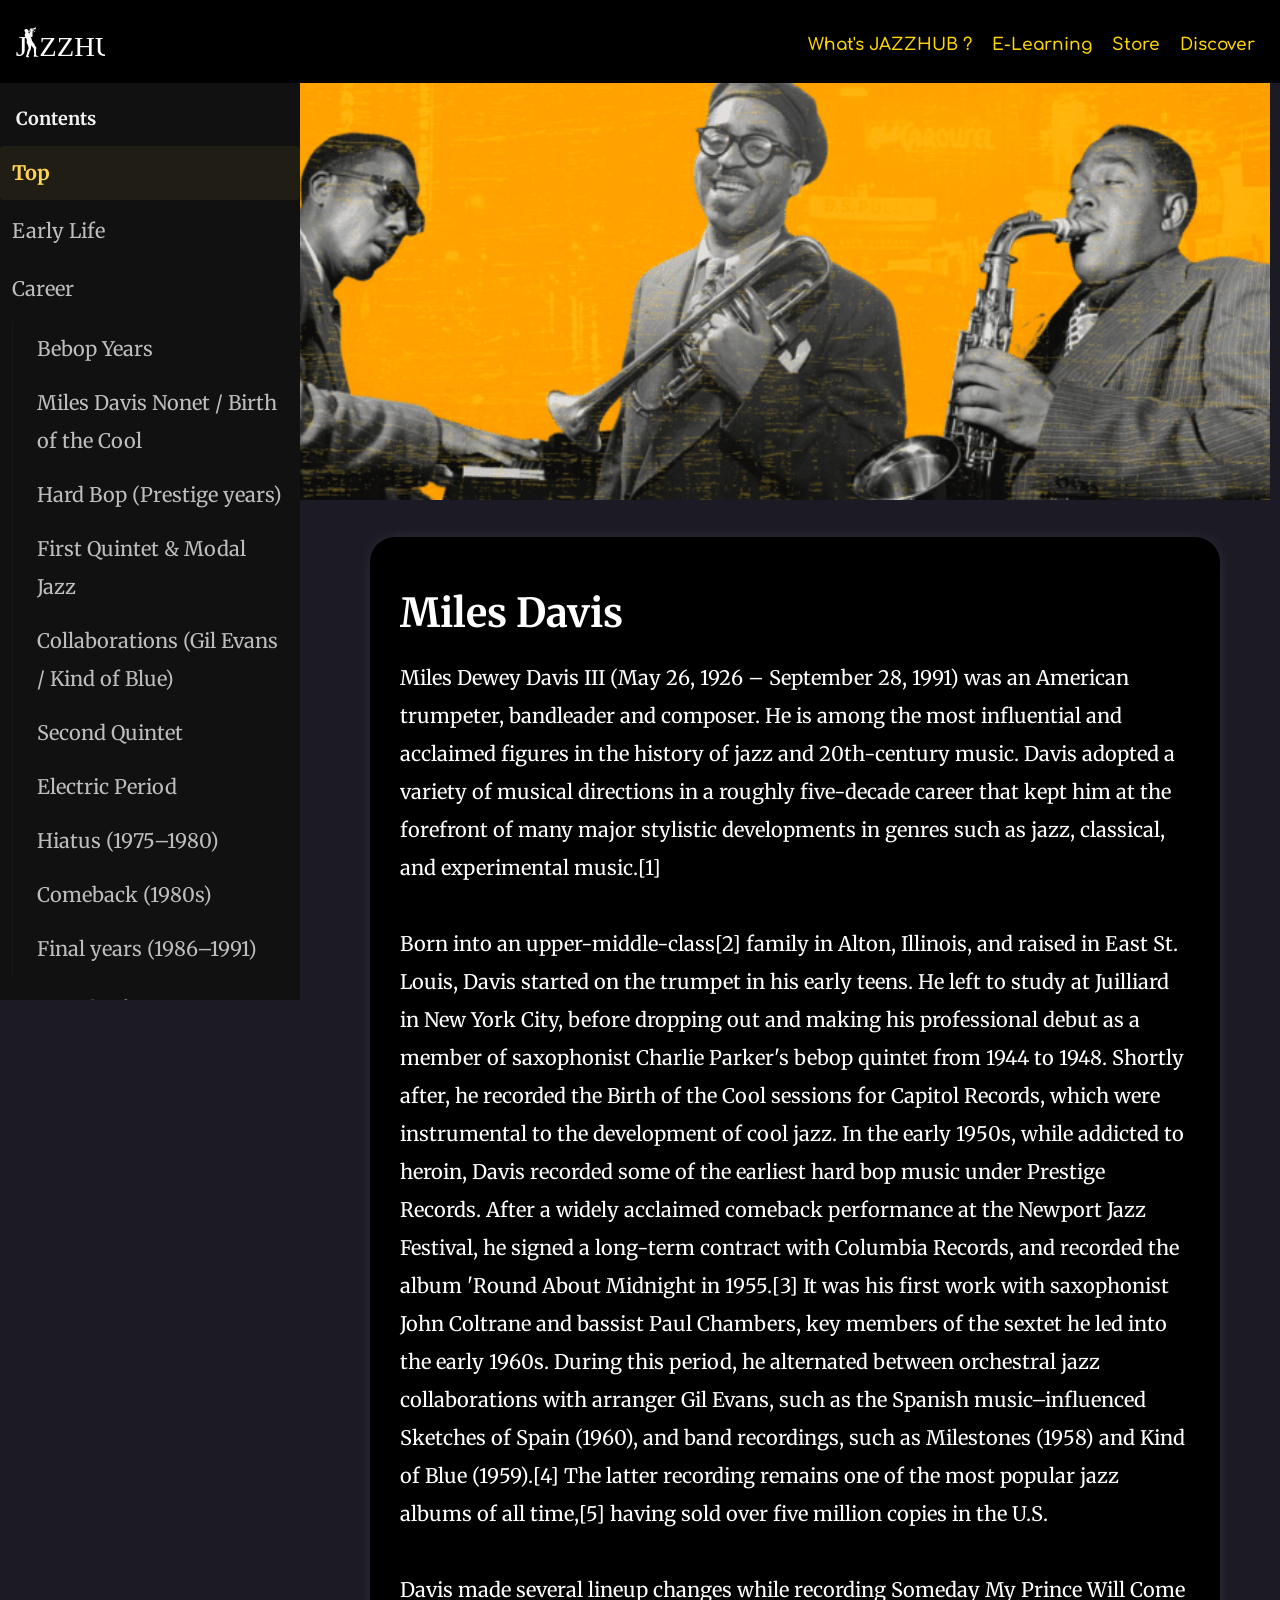
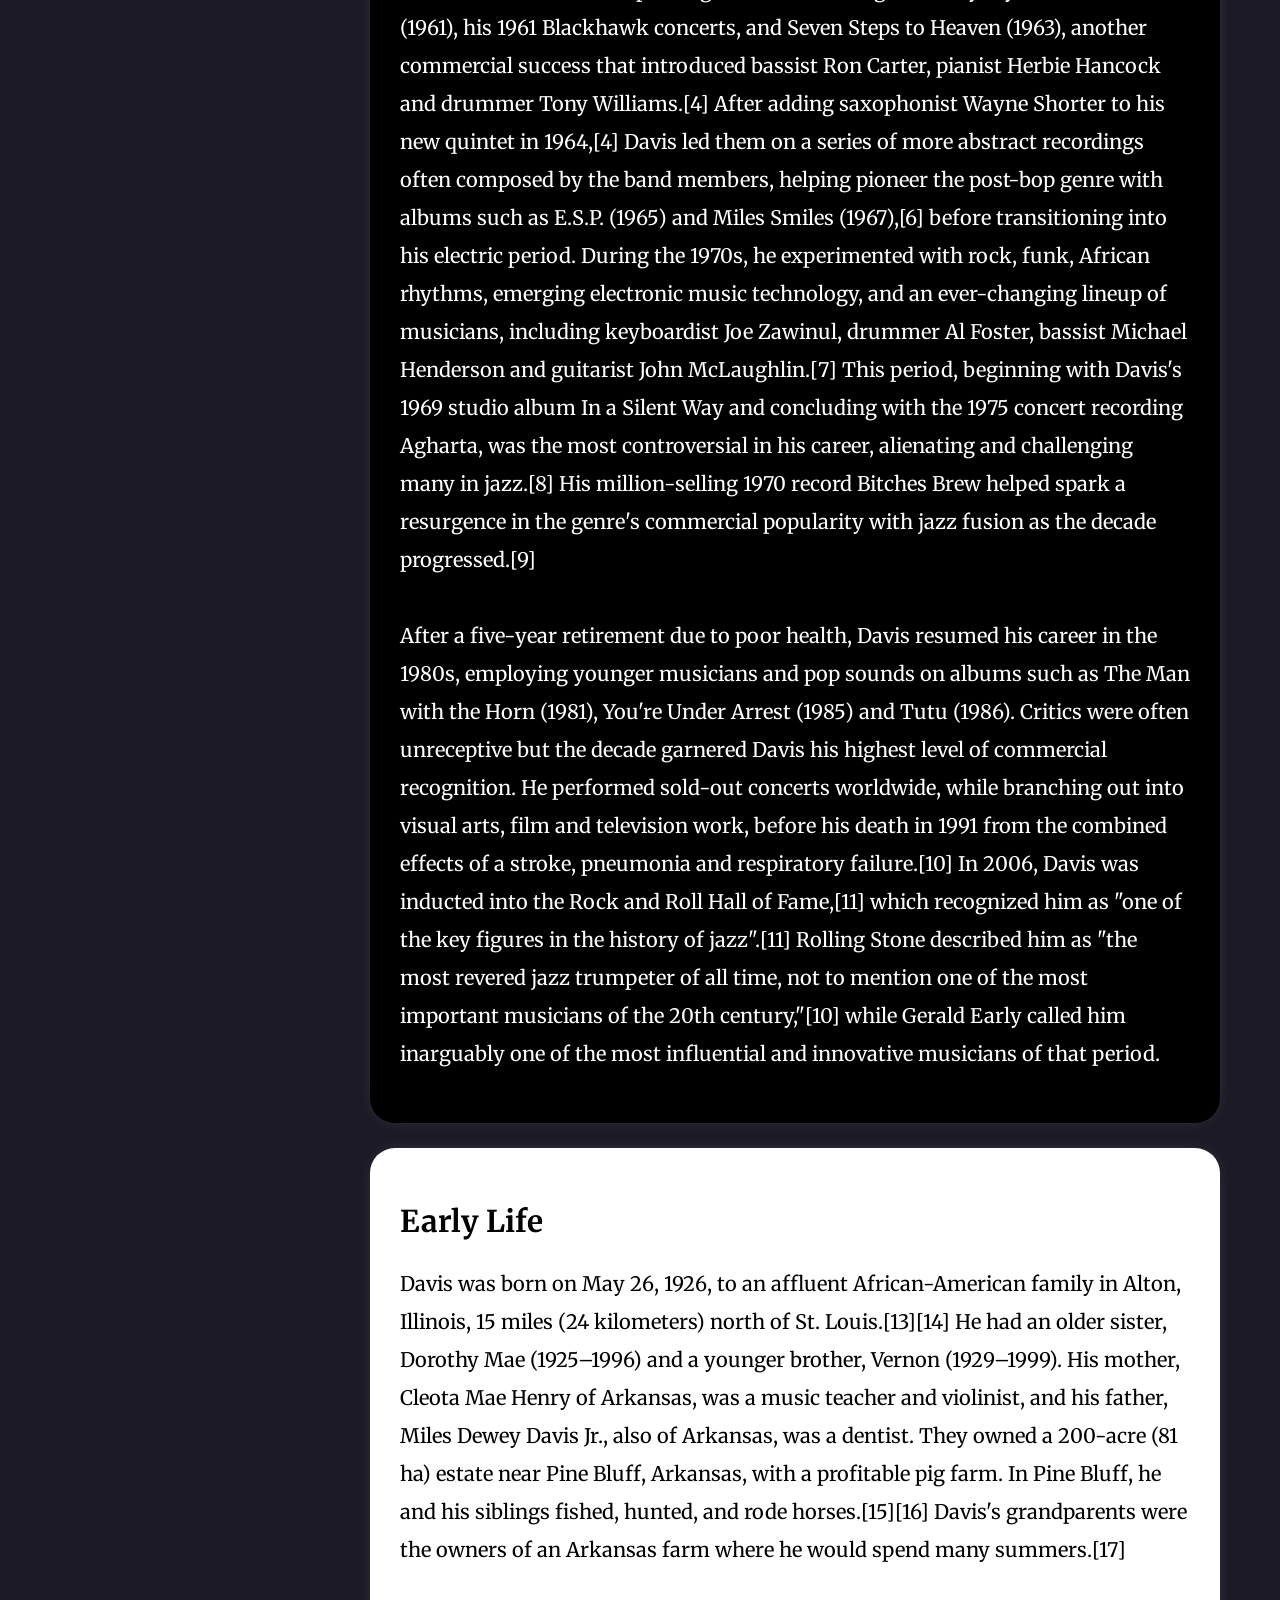
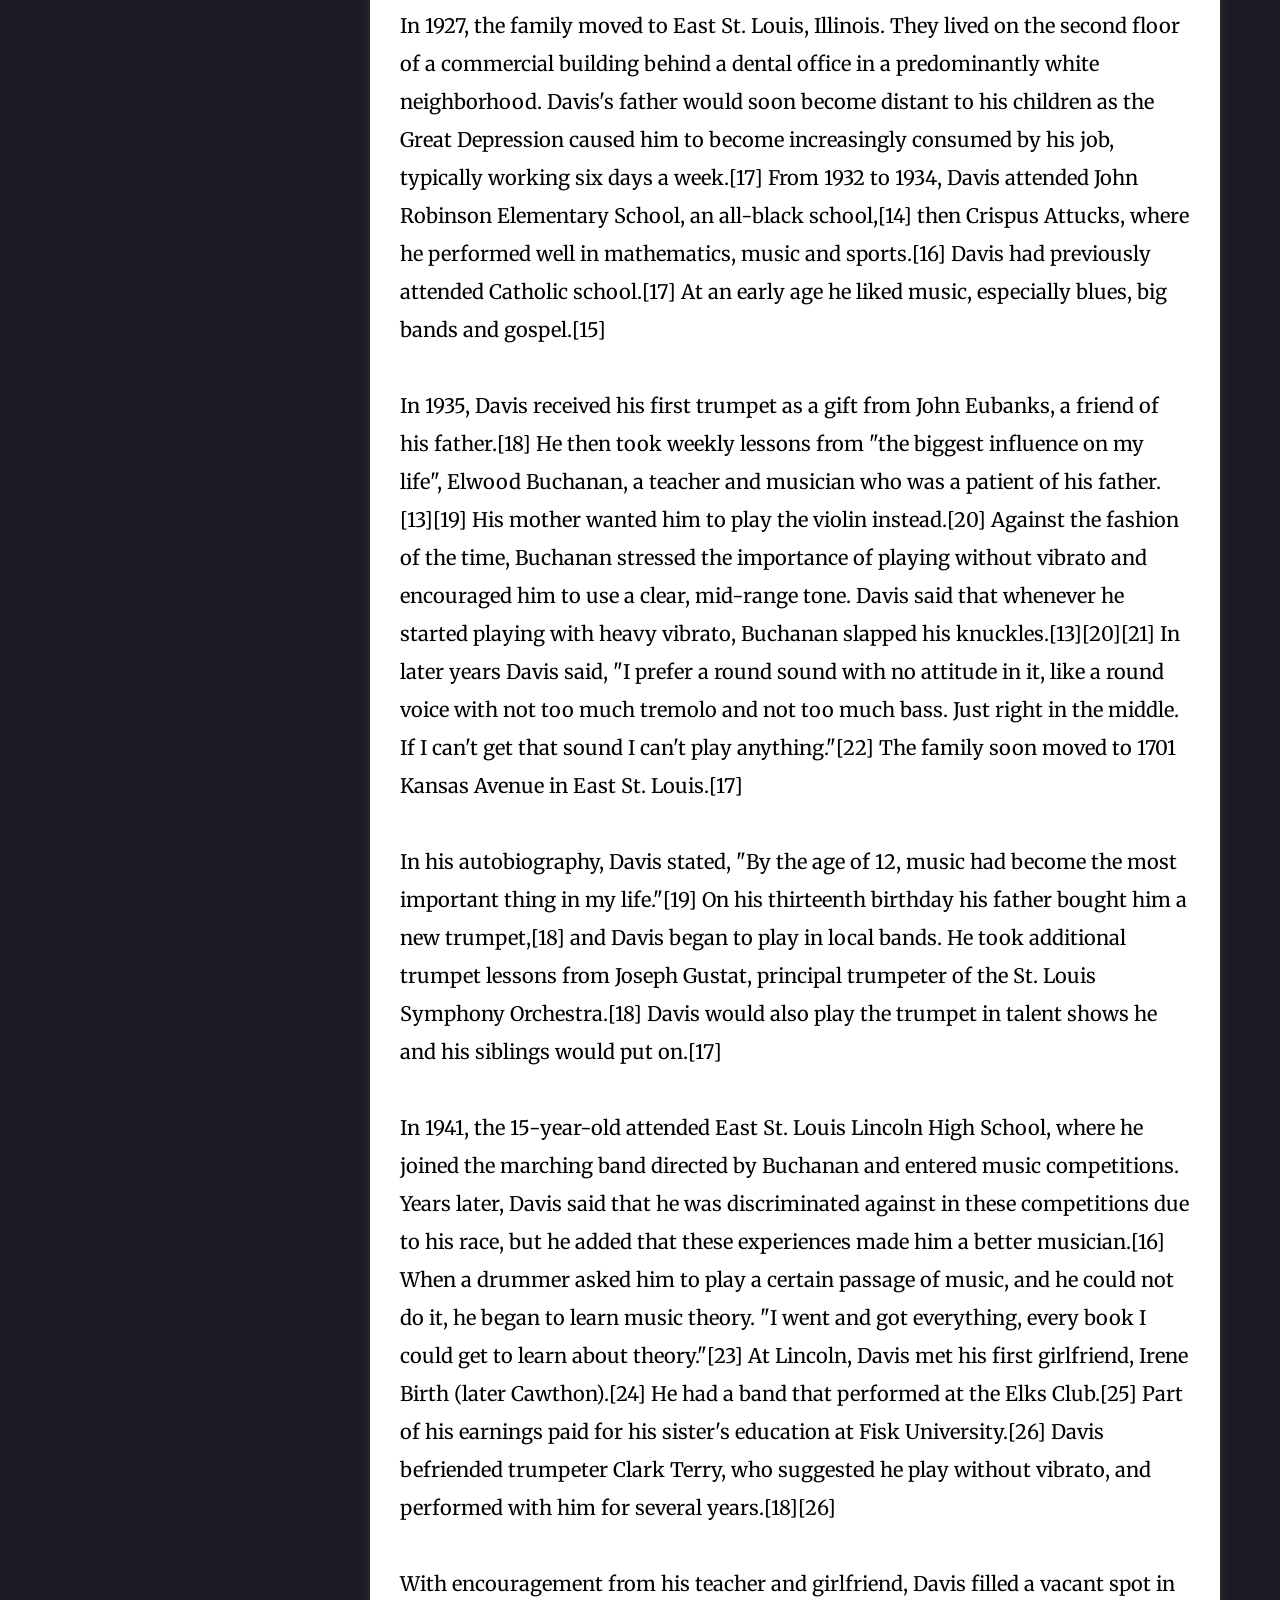
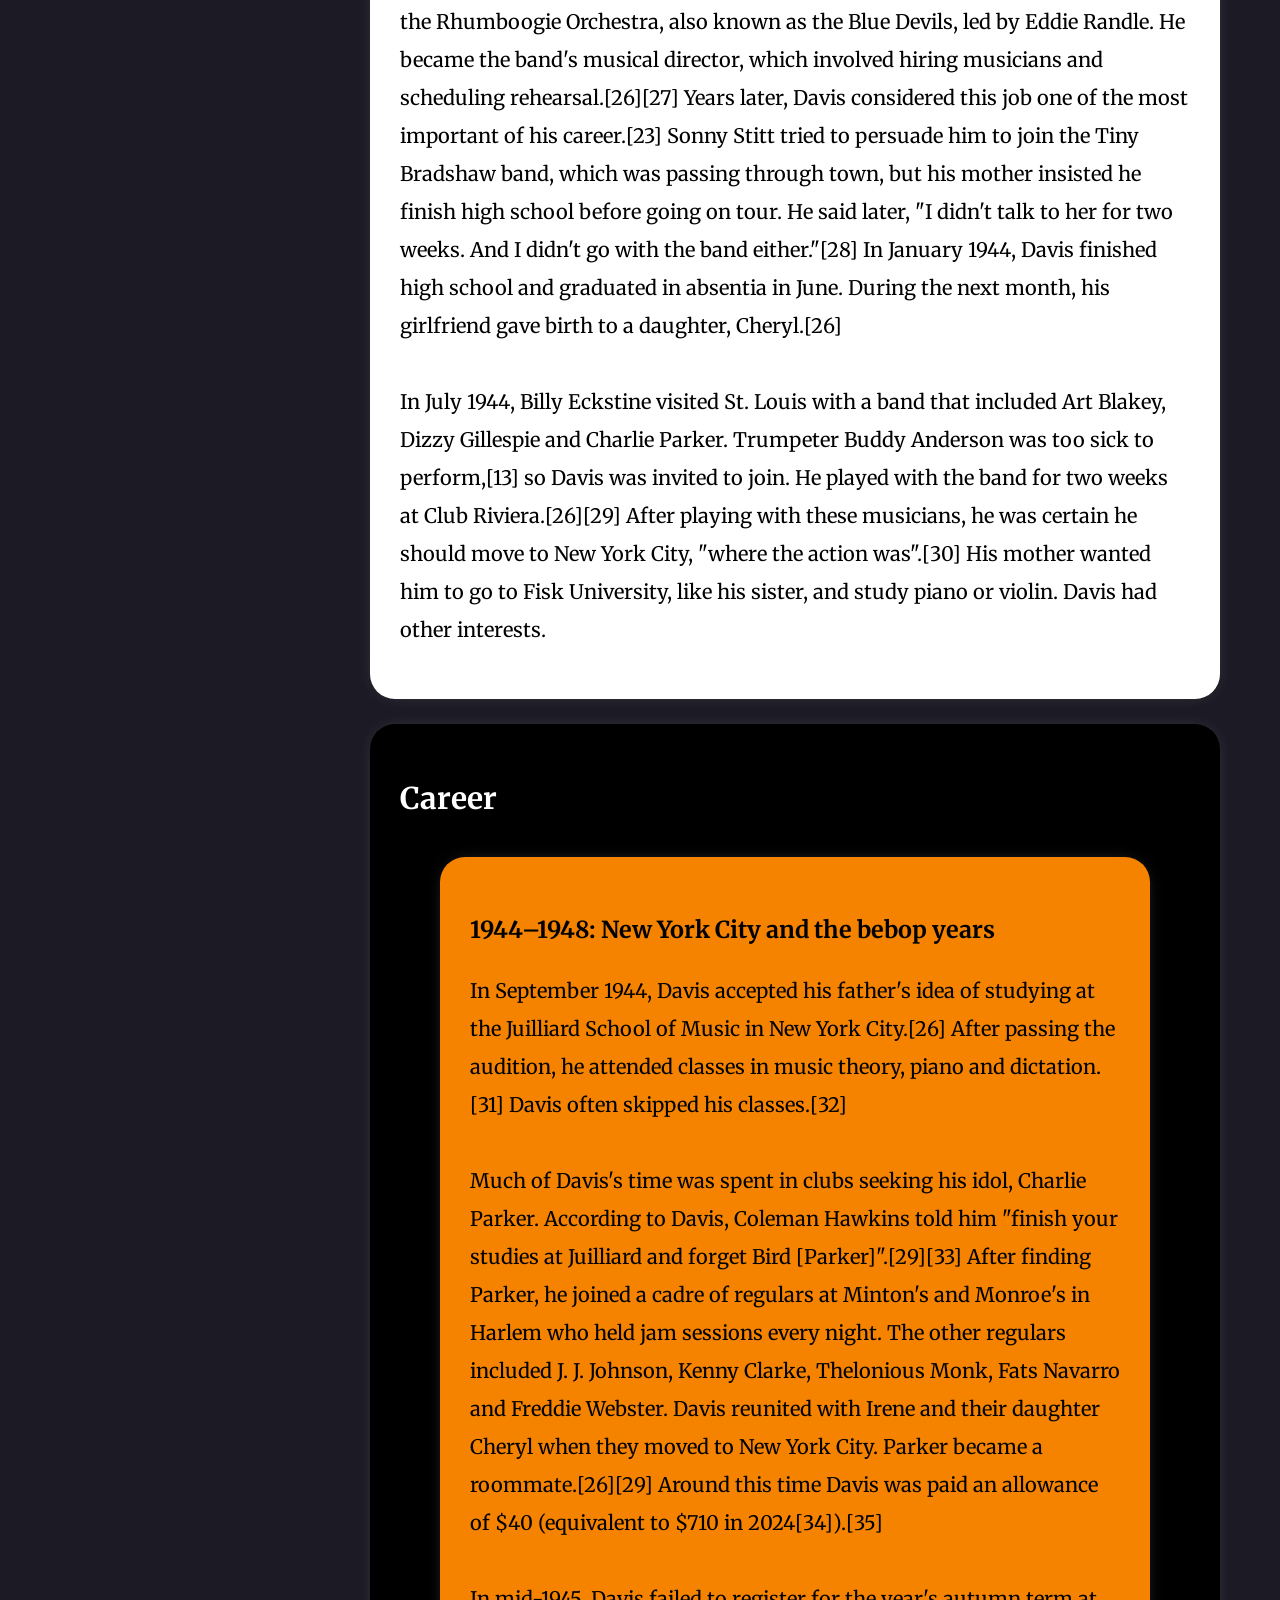
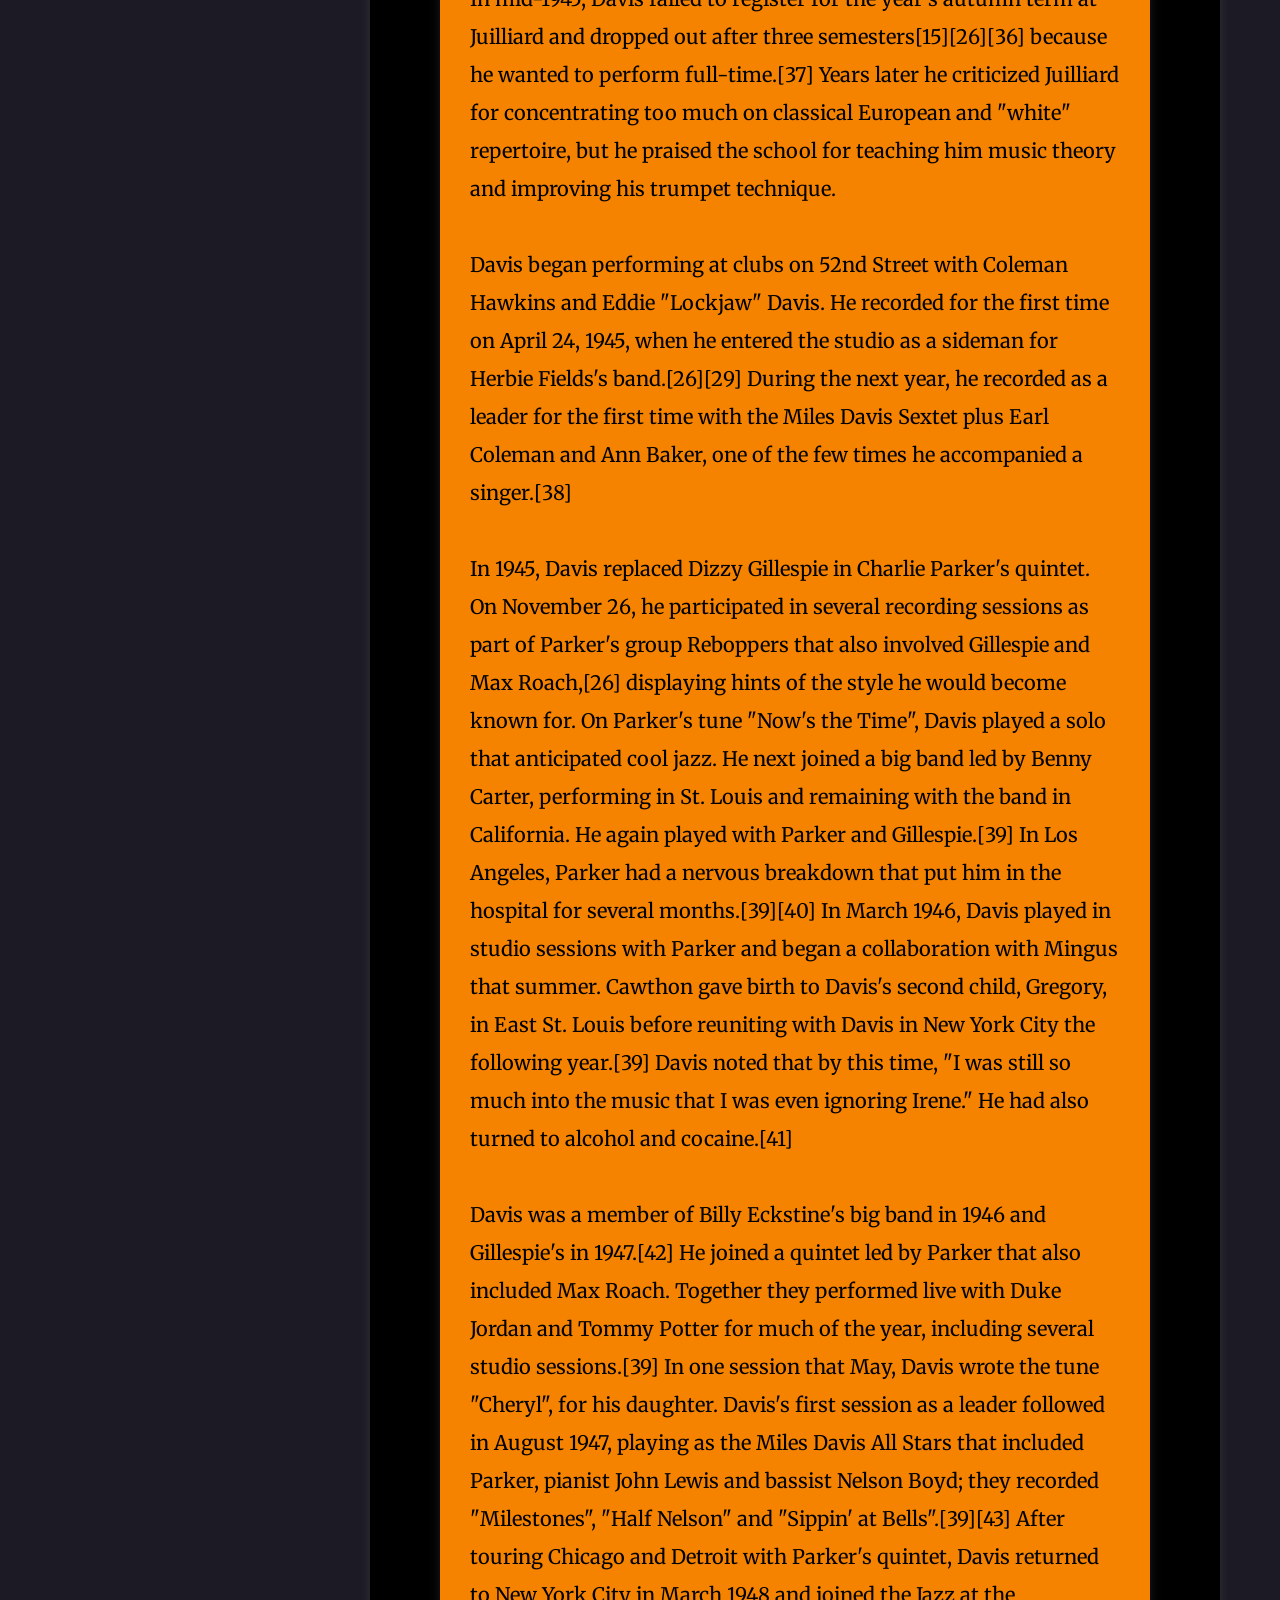
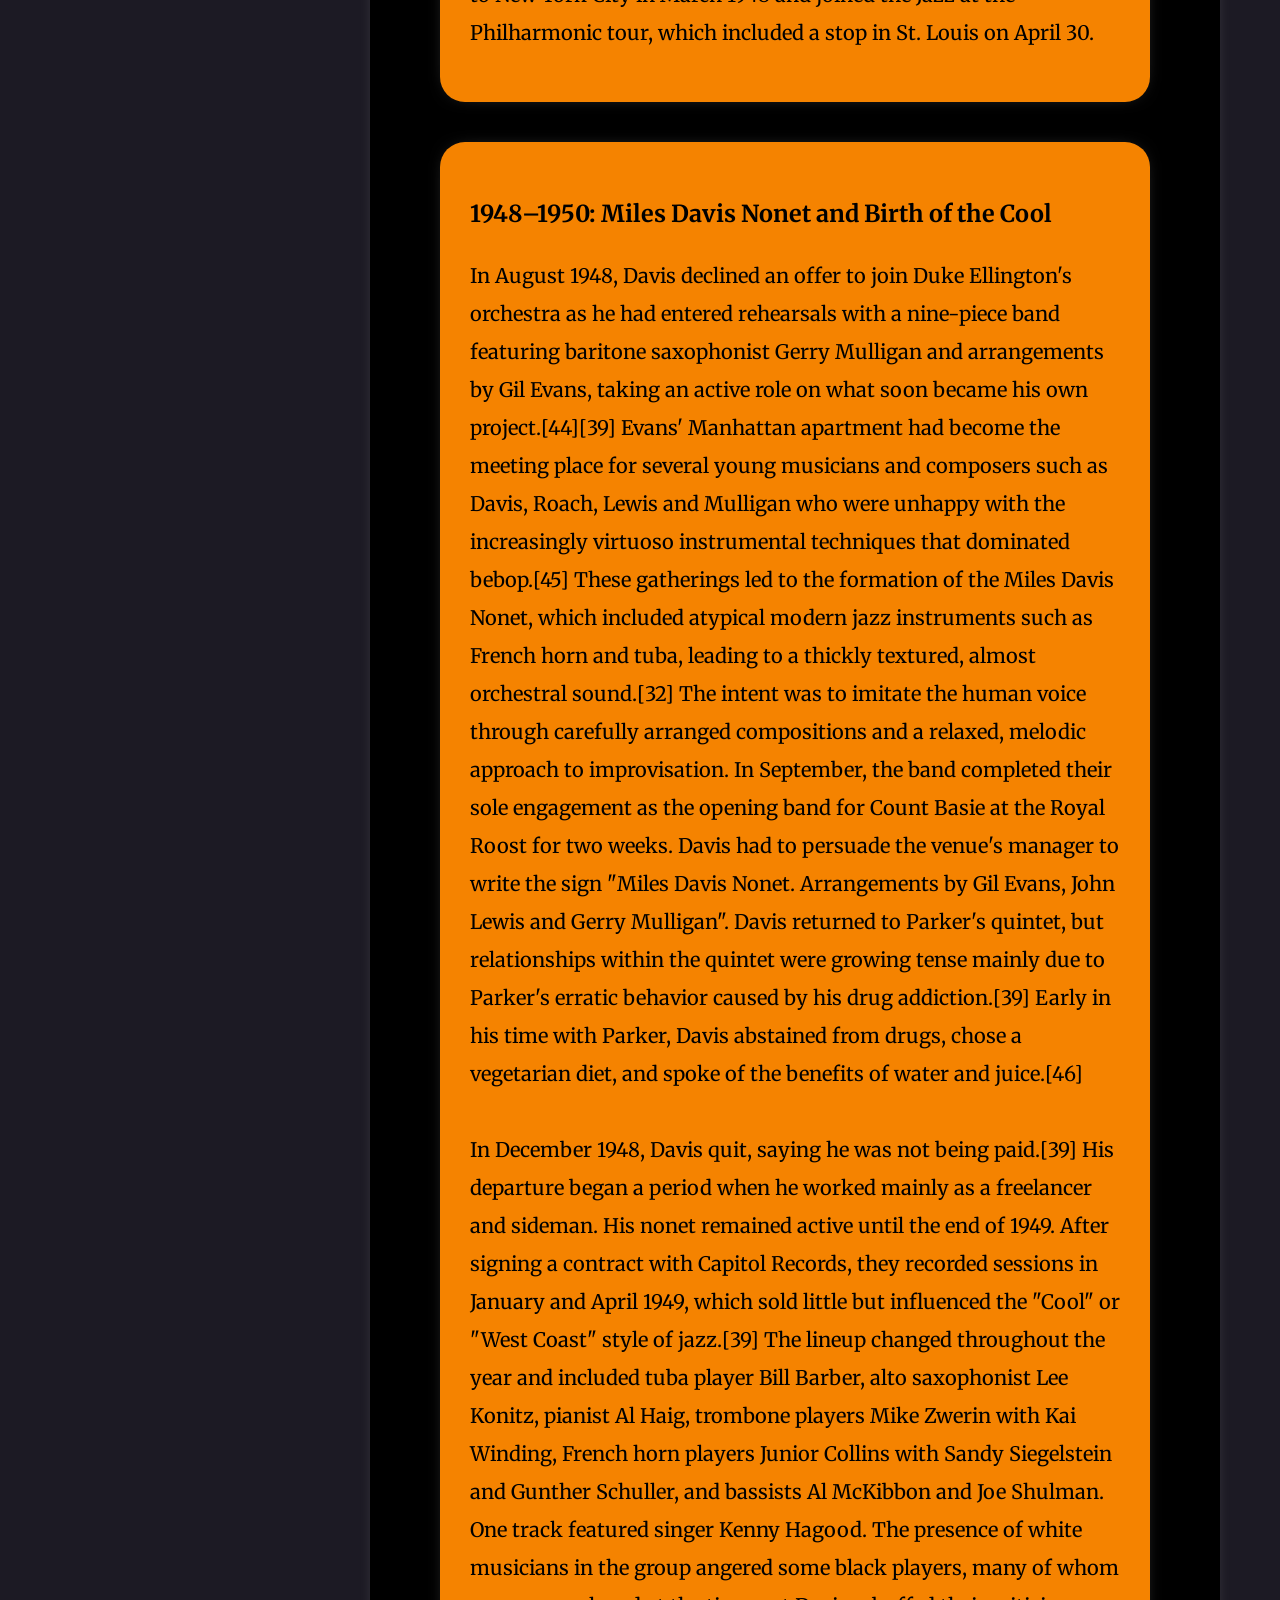
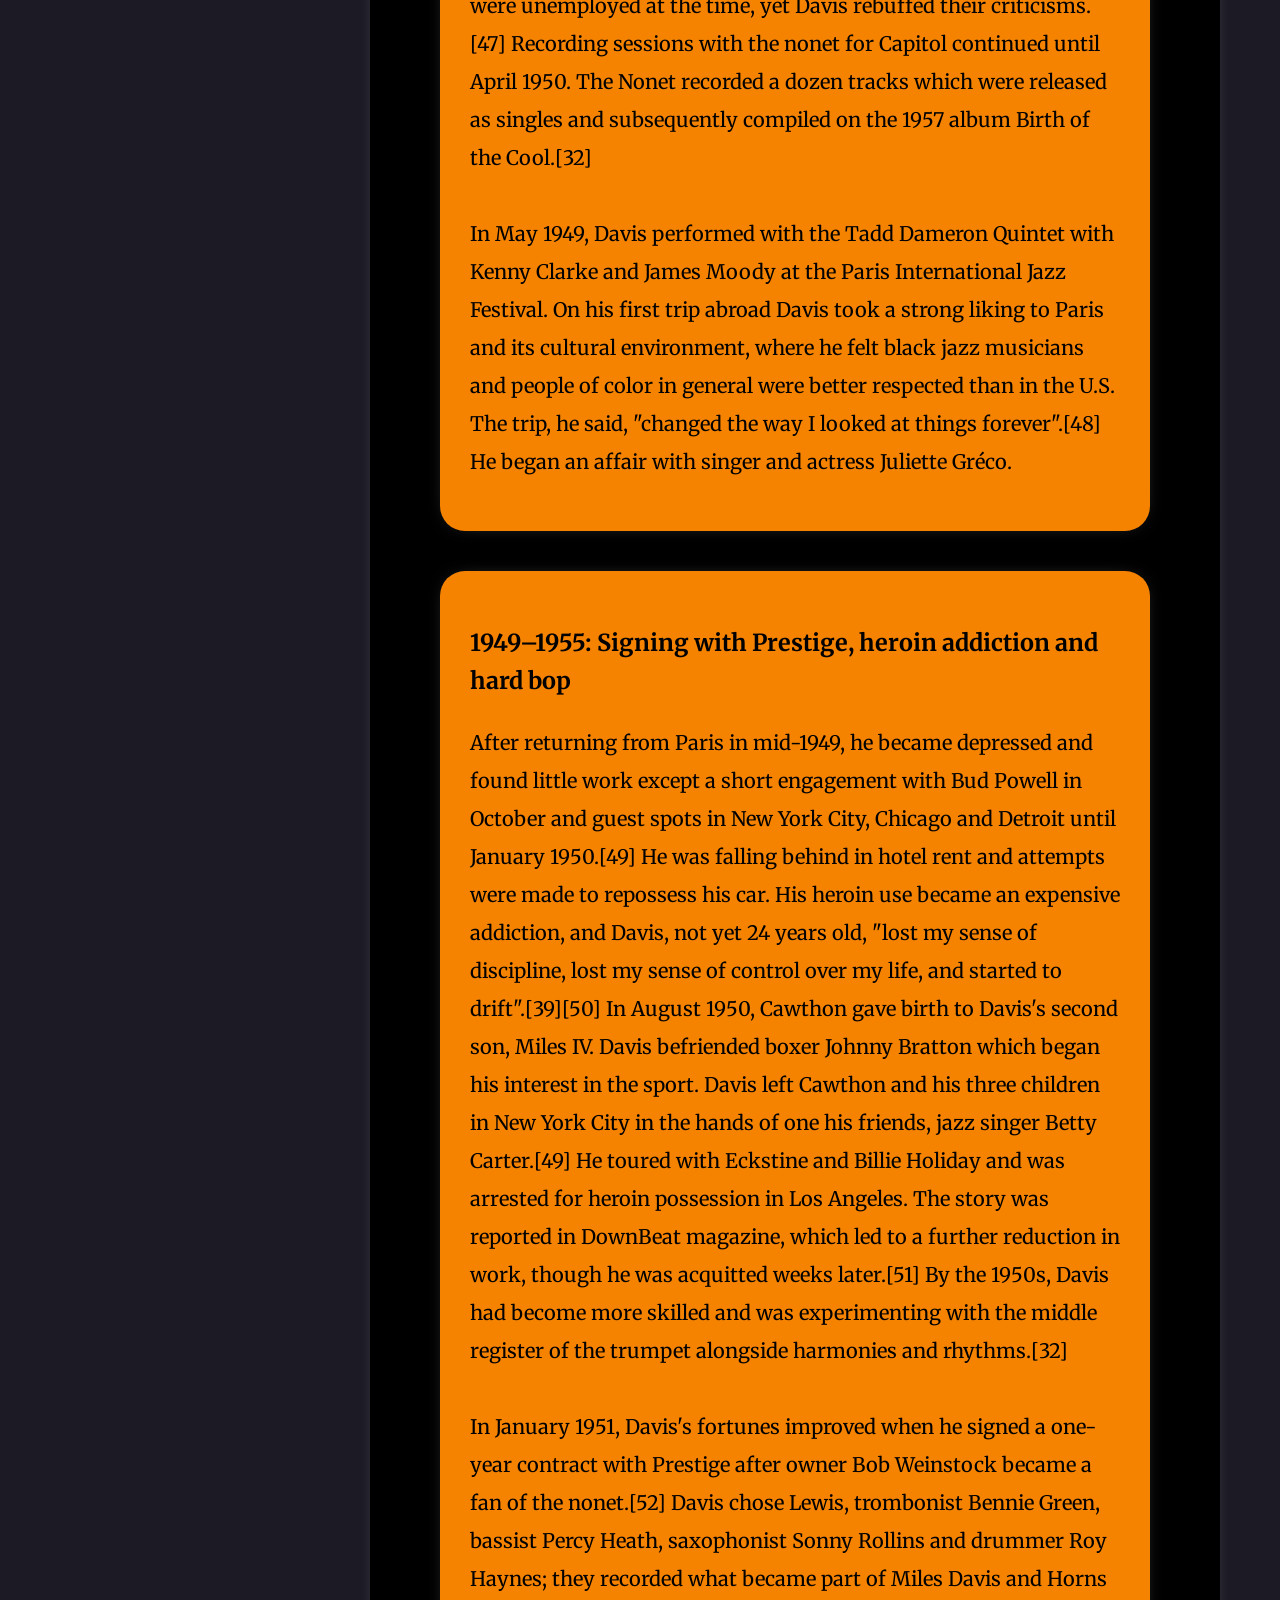
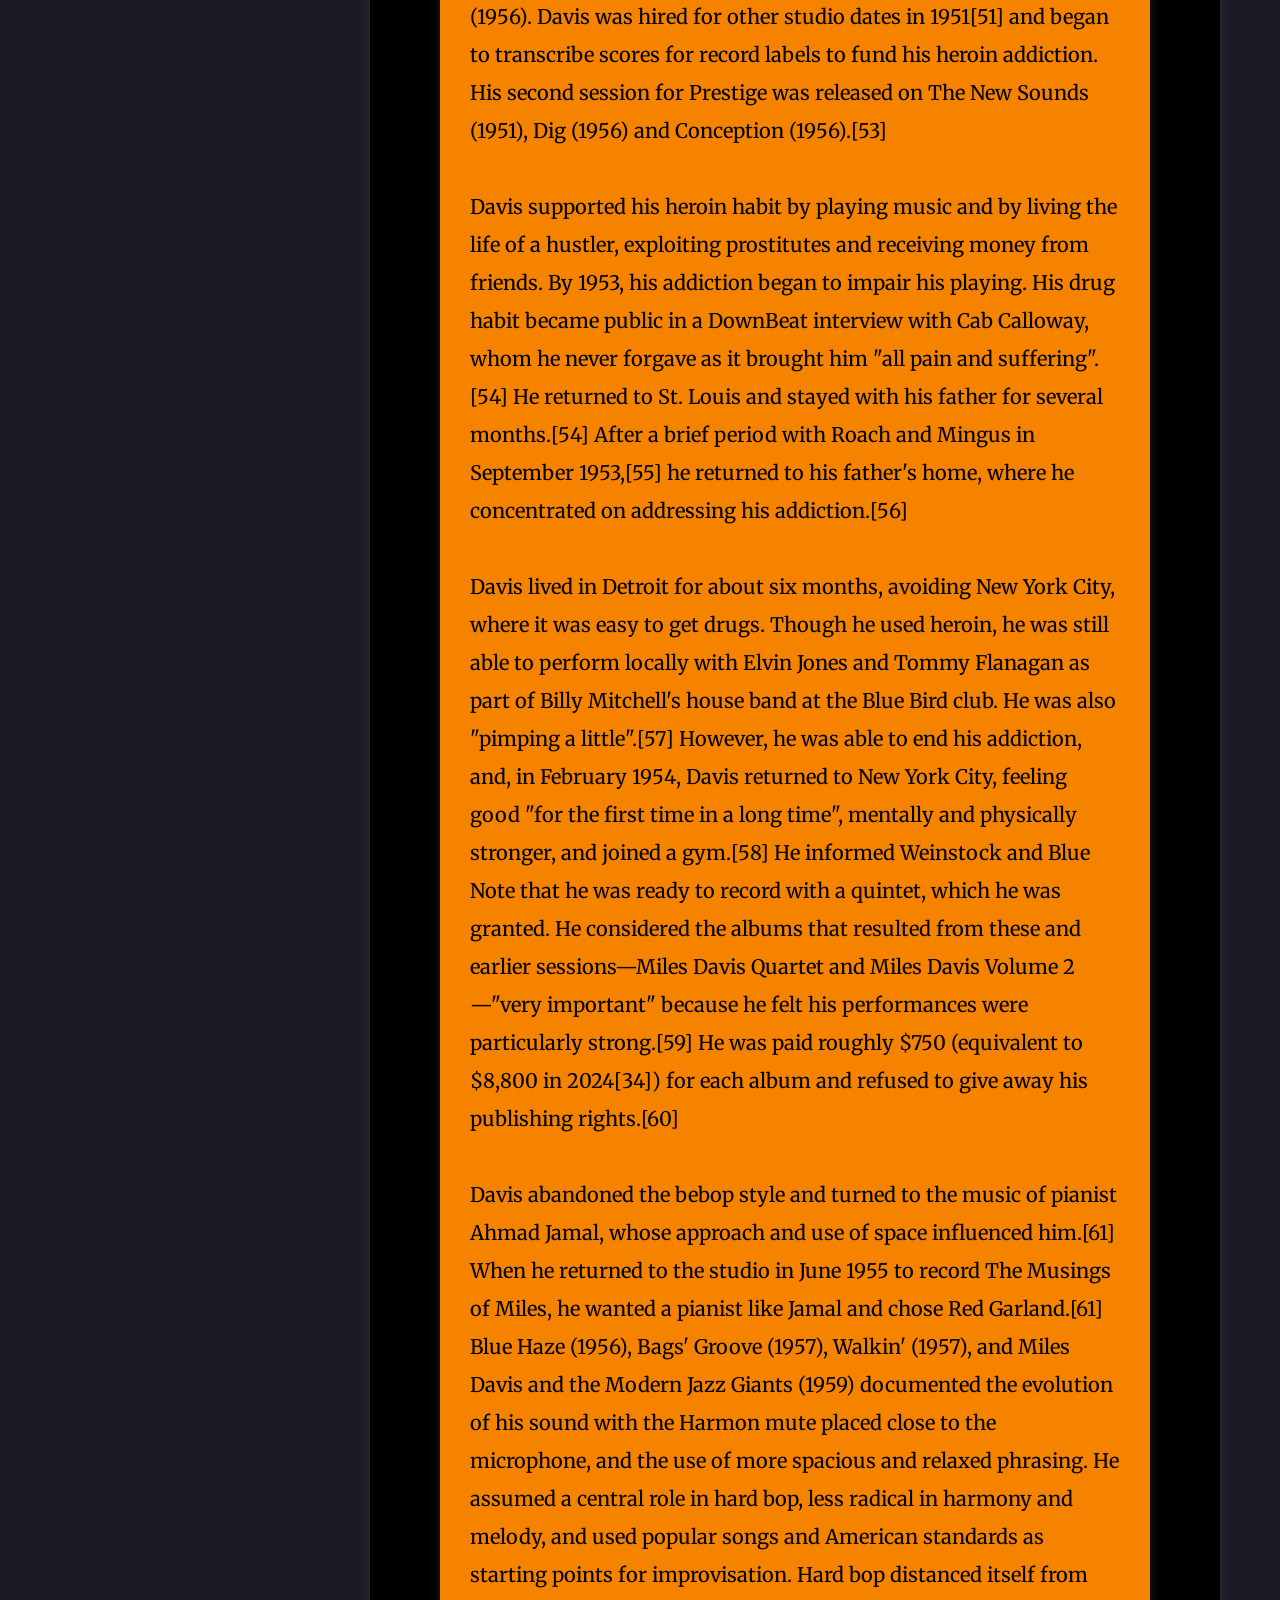
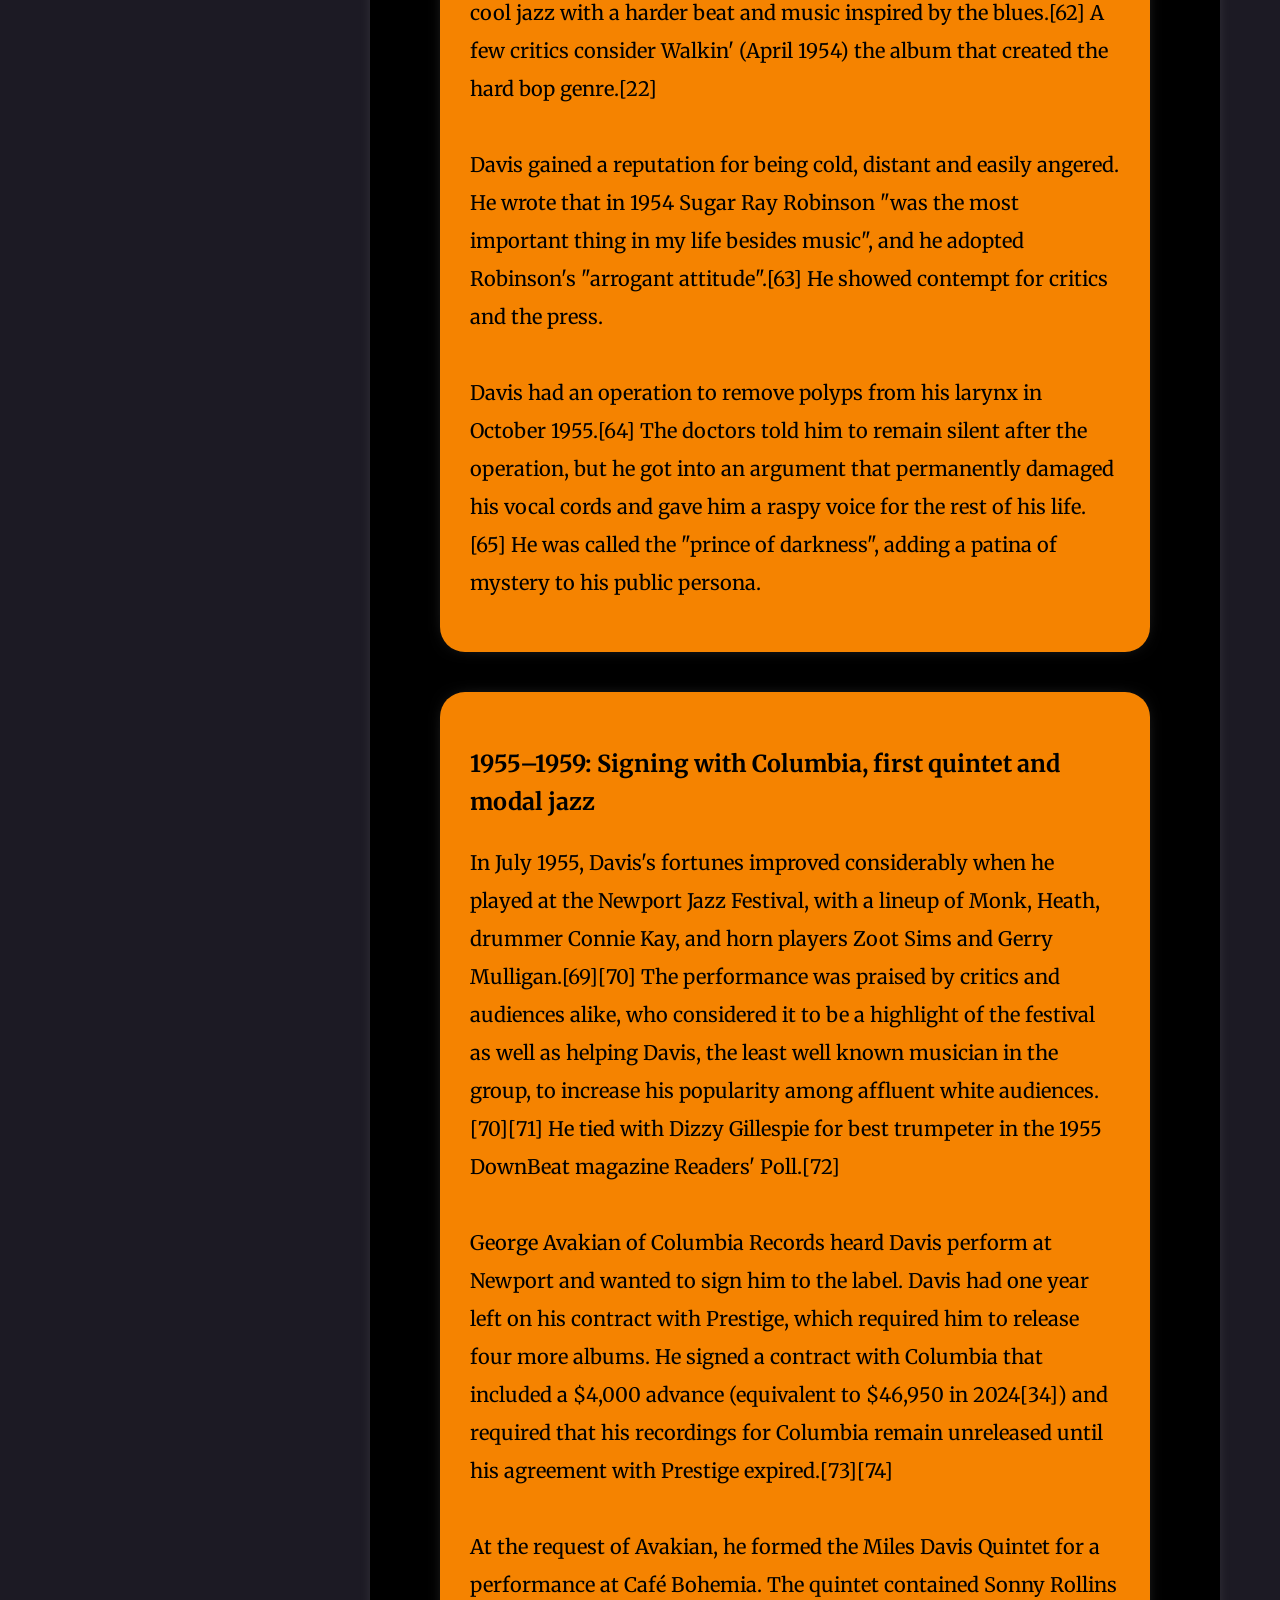
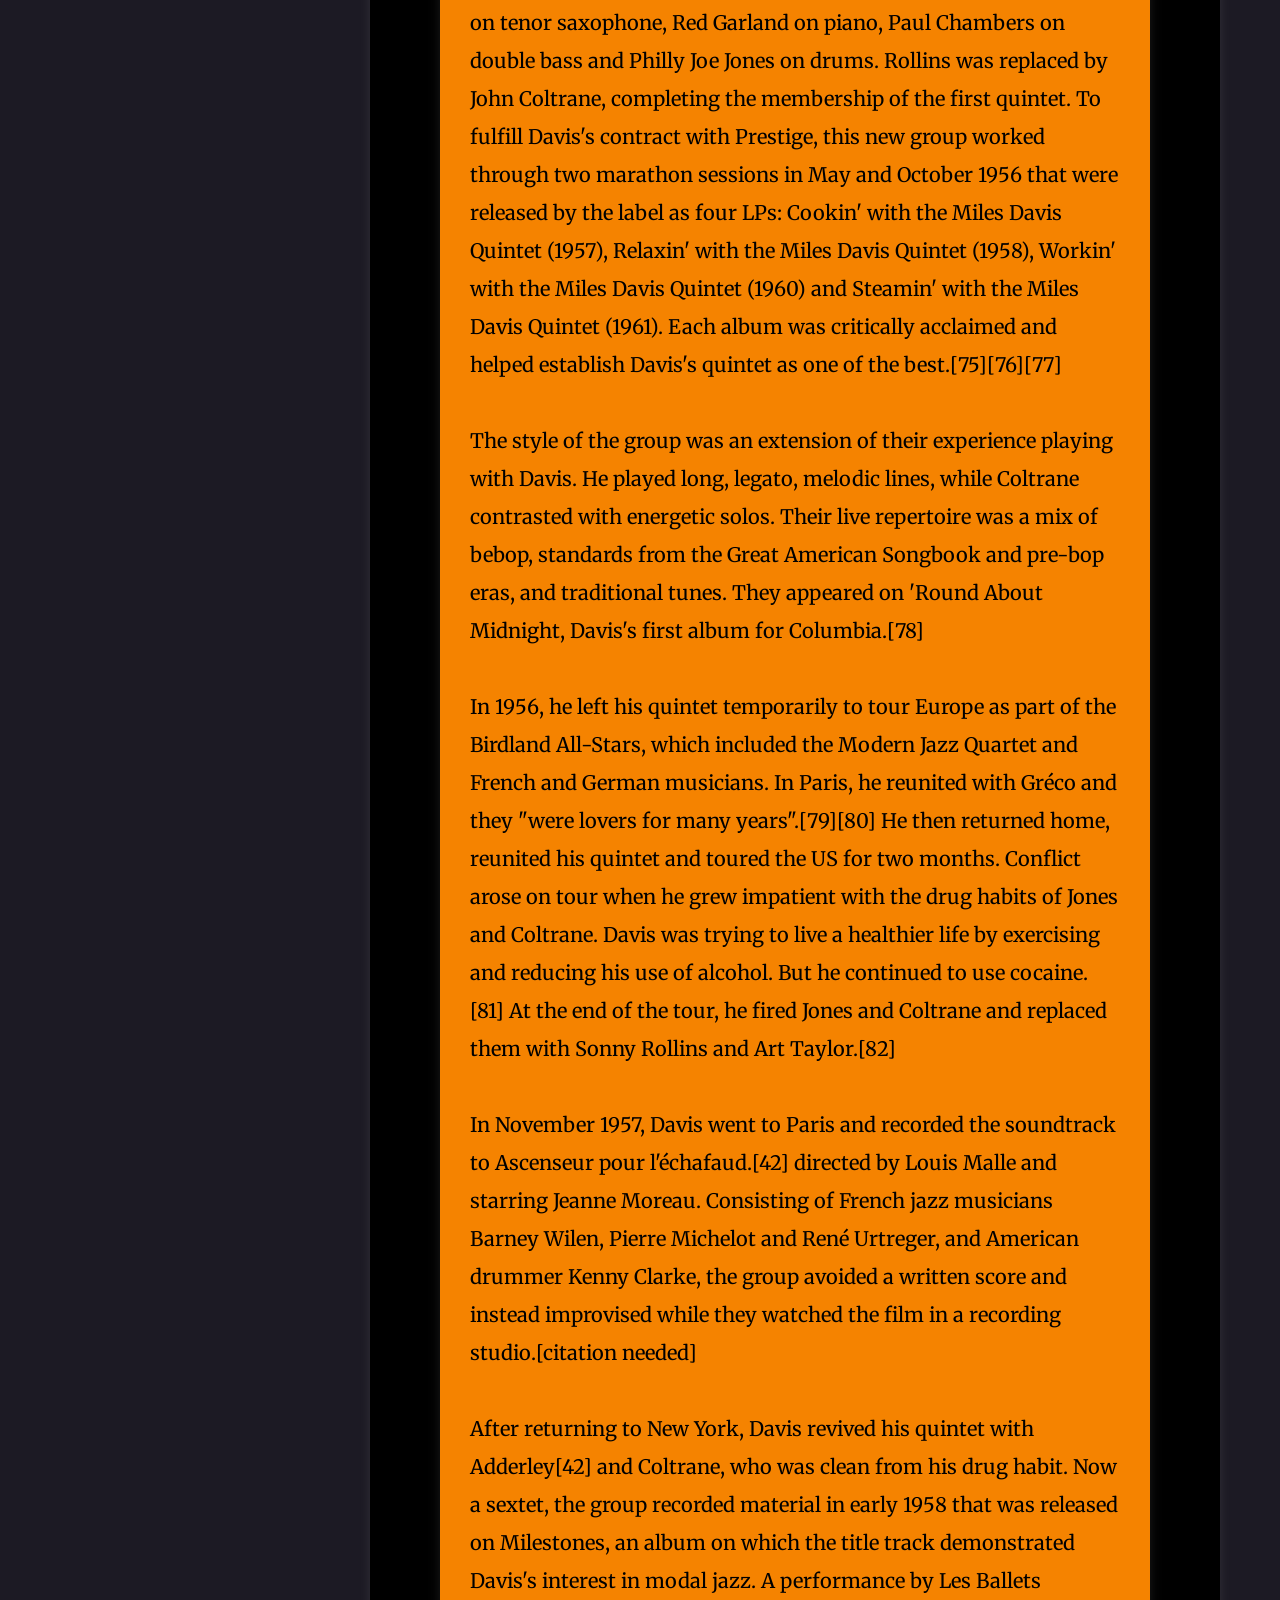
<file: Discover/Content/Miles Davis/index.html>
<!DOCTYPE html>
<html lang="en">
    <head>
        <meta charset="UTF-8">
        <link rel="stylesheet" href="/Discover/Content_Style.css">
        <meta name="viewport" content="width=device-width, initial-scale=1.0">
        <title>Discover | Miles Davis</title>
    </head>
    <body>
        
        <header>
            <img src="/Images/Potential Logo.svg" alt="logo" class="logo" width="7%">
            <div class="head">
                <nav class="navbar">
                    <ul class="navlinks">
                        <li><a href="/Accueil.html"> What's JAZZHUB ? </a></li>
                        <li><a href="/E-Learning/E-Learning.html"> E-Learning </a></li>
                        <li><a href="/store/Store.html"> Store </a></li>
                        <li><a href="/Discover/Main Page/index.html"> Discover </a></li>
                    </ul>
                </nav>
            </div>
            
        </header> 

        <main>
                    <div class="sidenav">
                        <h3>Contents</h3>
                        <ul class="sidenav-list">
                            <li><a href="#header">Top</a></li>
                            <li><a href="#earlyLife">Early Life</a></li>
                            <li>
                                <a href="#career">Career</a>
                                <ul class="sidenav-sub">
                                    <li><a href="#bebopYrs">Bebop Years</a></li>
                                    <li><a href="#nonet">Miles Davis Nonet / Birth of the Cool</a></li>
                                    <li><a href="#hardbop">Hard Bop (Prestige years)</a></li>
                                    <li><a href="#quintet">First Quintet &amp; Modal Jazz</a></li>
                                    <li><a href="#collabs">Collaborations (Gil Evans / Kind of Blue)</a></li>
                                    <li><a href="#2ndQuintet">Second Quintet</a></li>
                                    <li><a href="#electricPrd">Electric Period</a></li>
                                    <li><a href="#hiatus">Hiatus (1975–1980)</a></li>
                                    <li><a href="#comeback">Comeback (1980s)</a></li>
                                    <li><a href="#finalYrs">Final years (1986–1991)</a></li>
                                </ul>
                            </li>
                            <li><a href="#personal">Personal Life</a></li>
                            <li><a href="#death">Death</a></li>
                            <li><a href="#views">Views on his earlier work</a></li>
                            <li><a href="#legacy">Legacy</a></li>
                            <li><a href="#discography">Discography</a></li>
                        </ul>
                    </div>
                            

            <div class="main">

                <div class="banContainer">

                    <img class="banner" src="/Images/Screen-Shot-2023-02-28-at-10.13.48-AM-768x483.png" alt="banner">

                </div>

                <div id="about" class="mainBlock">

                    <h1 class="title">Miles Davis</h1>

                    <p>
                        Miles Dewey Davis III (May 26, 1926 – September 28, 1991) was an American trumpeter, bandleader and composer. He is among the most influential and acclaimed figures in the history of jazz and 20th-century music. Davis adopted a variety of musical directions in a roughly five-decade career that kept him at the forefront of many major stylistic developments in genres such as jazz, classical, and experimental music.[1]
    <br><br>
    Born into an upper-middle-class[2] family in Alton, Illinois, and raised in East St. Louis, Davis started on the trumpet in his early teens. He left to study at Juilliard in New York City, before dropping out and making his professional debut as a member of saxophonist Charlie Parker's bebop quintet from 1944 to 1948. Shortly after, he recorded the Birth of the Cool sessions for Capitol Records, which were instrumental to the development of cool jazz. In the early 1950s, while addicted to heroin, Davis recorded some of the earliest hard bop music under Prestige Records. After a widely acclaimed comeback performance at the Newport Jazz Festival, he signed a long-term contract with Columbia Records, and recorded the album 'Round About Midnight in 1955.[3] It was his first work with saxophonist John Coltrane and bassist Paul Chambers, key members of the sextet he led into the early 1960s. During this period, he alternated between orchestral jazz collaborations with arranger Gil Evans, such as the Spanish music–influenced Sketches of Spain (1960), and band recordings, such as Milestones (1958) and Kind of Blue (1959).[4] The latter recording remains one of the most popular jazz albums of all time,[5] having sold over five million copies in the U.S.
    <br><br>
    Davis made several lineup changes while recording Someday My Prince Will Come (1961), his 1961 Blackhawk concerts, and Seven Steps to Heaven (1963), another commercial success that introduced bassist Ron Carter, pianist Herbie Hancock and drummer Tony Williams.[4] After adding saxophonist Wayne Shorter to his new quintet in 1964,[4] Davis led them on a series of more abstract recordings often composed by the band members, helping pioneer the post-bop genre with albums such as E.S.P. (1965) and Miles Smiles (1967),[6] before transitioning into his electric period. During the 1970s, he experimented with rock, funk, African rhythms, emerging electronic music technology, and an ever-changing lineup of musicians, including keyboardist Joe Zawinul, drummer Al Foster, bassist Michael Henderson and guitarist John McLaughlin.[7] This period, beginning with Davis's 1969 studio album In a Silent Way and concluding with the 1975 concert recording Agharta, was the most controversial in his career, alienating and challenging many in jazz.[8] His million-selling 1970 record Bitches Brew helped spark a resurgence in the genre's commercial popularity with jazz fusion as the decade progressed.[9]
    <br><br>
    After a five-year retirement due to poor health, Davis resumed his career in the 1980s, employing younger musicians and pop sounds on albums such as The Man with the Horn (1981), You're Under Arrest (1985) and Tutu (1986). Critics were often unreceptive but the decade garnered Davis his highest level of commercial recognition. He performed sold-out concerts worldwide, while branching out into visual arts, film and television work, before his death in 1991 from the combined effects of a stroke, pneumonia and respiratory failure.[10] In 2006, Davis was inducted into the Rock and Roll Hall of Fame,[11] which recognized him as "one of the key figures in the history of jazz".[11] Rolling Stone described him as "the most revered jazz trumpeter of all time, not to mention one of the most important musicians of the 20th century,"[10] while Gerald Early called him inarguably one of the most influential and innovative musicians of that period.
                    </p>
                    
                </div>

                <div id="earlyLife" class="mainBlock">

                    <h2 class="title">Early Life</h2>

                    <p>
                        Davis was born on May 26, 1926, to an affluent African-American family in Alton, Illinois, 15 miles (24 kilometers) north of St. Louis.[13][14] He had an older sister, Dorothy Mae (1925–1996) and a younger brother, Vernon (1929–1999). His mother, Cleota Mae Henry of Arkansas, was a music teacher and violinist, and his father, Miles Dewey Davis Jr., also of Arkansas, was a dentist. They owned a 200-acre (81 ha) estate near Pine Bluff, Arkansas, with a profitable pig farm. In Pine Bluff, he and his siblings fished, hunted, and rode horses.[15][16] Davis's grandparents were the owners of an Arkansas farm where he would spend many summers.[17]
    <br><br>
    In 1927, the family moved to East St. Louis, Illinois. They lived on the second floor of a commercial building behind a dental office in a predominantly white neighborhood. Davis's father would soon become distant to his children as the Great Depression caused him to become increasingly consumed by his job, typically working six days a week.[17] From 1932 to 1934, Davis attended John Robinson Elementary School, an all-black school,[14] then Crispus Attucks, where he performed well in mathematics, music and sports.[16] Davis had previously attended Catholic school.[17] At an early age he liked music, especially blues, big bands and gospel.[15]
    <br><br>
    In 1935, Davis received his first trumpet as a gift from John Eubanks, a friend of his father.[18] He then took weekly lessons from "the biggest influence on my life", Elwood Buchanan, a teacher and musician who was a patient of his father.[13][19] His mother wanted him to play the violin instead.[20] Against the fashion of the time, Buchanan stressed the importance of playing without vibrato and encouraged him to use a clear, mid-range tone. Davis said that whenever he started playing with heavy vibrato, Buchanan slapped his knuckles.[13][20][21] In later years Davis said, "I prefer a round sound with no attitude in it, like a round voice with not too much tremolo and not too much bass. Just right in the middle. If I can't get that sound I can't play anything."[22] The family soon moved to 1701 Kansas Avenue in East St. Louis.[17]
    <br><br>
    In his autobiography, Davis stated, "By the age of 12, music had become the most important thing in my life."[19] On his thirteenth birthday his father bought him a new trumpet,[18] and Davis began to play in local bands. He took additional trumpet lessons from Joseph Gustat, principal trumpeter of the St. Louis Symphony Orchestra.[18] Davis would also play the trumpet in talent shows he and his siblings would put on.[17]
    <br><br>
    In 1941, the 15-year-old attended East St. Louis Lincoln High School, where he joined the marching band directed by Buchanan and entered music competitions. Years later, Davis said that he was discriminated against in these competitions due to his race, but he added that these experiences made him a better musician.[16] When a drummer asked him to play a certain passage of music, and he could not do it, he began to learn music theory. "I went and got everything, every book I could get to learn about theory."[23] At Lincoln, Davis met his first girlfriend, Irene Birth (later Cawthon).[24] He had a band that performed at the Elks Club.[25] Part of his earnings paid for his sister's education at Fisk University.[26] Davis befriended trumpeter Clark Terry, who suggested he play without vibrato, and performed with him for several years.[18][26]
    <br><br>
    With encouragement from his teacher and girlfriend, Davis filled a vacant spot in the Rhumboogie Orchestra, also known as the Blue Devils, led by Eddie Randle. He became the band's musical director, which involved hiring musicians and scheduling rehearsal.[26][27] Years later, Davis considered this job one of the most important of his career.[23] Sonny Stitt tried to persuade him to join the Tiny Bradshaw band, which was passing through town, but his mother insisted he finish high school before going on tour. He said later, "I didn't talk to her for two weeks. And I didn't go with the band either."[28] In January 1944, Davis finished high school and graduated in absentia in June. During the next month, his girlfriend gave birth to a daughter, Cheryl.[26]
    <br><br>
    In July 1944, Billy Eckstine visited St. Louis with a band that included Art Blakey, Dizzy Gillespie and Charlie Parker. Trumpeter Buddy Anderson was too sick to perform,[13] so Davis was invited to join. He played with the band for two weeks at Club Riviera.[26][29] After playing with these musicians, he was certain he should move to New York City, "where the action was".[30] His mother wanted him to go to Fisk University, like his sister, and study piano or violin. Davis had other interests.
                    </p>

                </div>

                <div id="career" class="mainBlock">

                    <h2 class="title">Career</h2>

                    <div id="bebopYrs" class="subBlock">

                        <h3 class="title">1944–1948: New York City and the bebop years</h3>

                        <p>
                            In September 1944, Davis accepted his father's idea of studying at the Juilliard School of Music in New York City.[26] After passing the audition, he attended classes in music theory, piano and dictation.[31] Davis often skipped his classes.[32]
    <br><br>
    Much of Davis's time was spent in clubs seeking his idol, Charlie Parker. According to Davis, Coleman Hawkins told him "finish your studies at Juilliard and forget Bird [Parker]".[29][33] After finding Parker, he joined a cadre of regulars at Minton's and Monroe's in Harlem who held jam sessions every night. The other regulars included J. J. Johnson, Kenny Clarke, Thelonious Monk, Fats Navarro and Freddie Webster. Davis reunited with Irene and their daughter Cheryl when they moved to New York City. Parker became a roommate.[26][29] Around this time Davis was paid an allowance of $40 (equivalent to $710 in 2024[34]).[35]
    <br><br>
    In mid-1945, Davis failed to register for the year's autumn term at Juilliard and dropped out after three semesters[15][26][36] because he wanted to perform full-time.[37] Years later he criticized Juilliard for concentrating too much on classical European and "white" repertoire, but he praised the school for teaching him music theory and improving his trumpet technique.
    <br><br>
    Davis began performing at clubs on 52nd Street with Coleman Hawkins and Eddie "Lockjaw" Davis. He recorded for the first time on April 24, 1945, when he entered the studio as a sideman for Herbie Fields's band.[26][29] During the next year, he recorded as a leader for the first time with the Miles Davis Sextet plus Earl Coleman and Ann Baker, one of the few times he accompanied a singer.[38]
    <br><br>
    In 1945, Davis replaced Dizzy Gillespie in Charlie Parker's quintet. On November 26, he participated in several recording sessions as part of Parker's group Reboppers that also involved Gillespie and Max Roach,[26] displaying hints of the style he would become known for. On Parker's tune "Now's the Time", Davis played a solo that anticipated cool jazz. He next joined a big band led by Benny Carter, performing in St. Louis and remaining with the band in California. He again played with Parker and Gillespie.[39] In Los Angeles, Parker had a nervous breakdown that put him in the hospital for several months.[39][40] In March 1946, Davis played in studio sessions with Parker and began a collaboration with Mingus that summer. Cawthon gave birth to Davis's second child, Gregory, in East St. Louis before reuniting with Davis in New York City the following year.[39] Davis noted that by this time, "I was still so much into the music that I was even ignoring Irene." He had also turned to alcohol and cocaine.[41]
    <br><br>
    Davis was a member of Billy Eckstine's big band in 1946 and Gillespie's in 1947.[42] He joined a quintet led by Parker that also included Max Roach. Together they performed live with Duke Jordan and Tommy Potter for much of the year, including several studio sessions.[39] In one session that May, Davis wrote the tune "Cheryl", for his daughter. Davis's first session as a leader followed in August 1947, playing as the Miles Davis All Stars that included Parker, pianist John Lewis and bassist Nelson Boyd; they recorded "Milestones", "Half Nelson" and "Sippin' at Bells".[39][43] After touring Chicago and Detroit with Parker's quintet, Davis returned to New York City in March 1948 and joined the Jazz at the Philharmonic tour, which included a stop in St. Louis on April 30.
                        </p>

                    </div>

                    <div id="nonet" class="subBlock">

                        <h3 class="title">1948–1950: Miles Davis Nonet and Birth of the Cool</h3>

                        <p>
                            In August 1948, Davis declined an offer to join Duke Ellington's orchestra as he had entered rehearsals with a nine-piece band featuring baritone saxophonist Gerry Mulligan and arrangements by Gil Evans, taking an active role on what soon became his own project.[44][39] Evans' Manhattan apartment had become the meeting place for several young musicians and composers such as Davis, Roach, Lewis and Mulligan who were unhappy with the increasingly virtuoso instrumental techniques that dominated bebop.[45] These gatherings led to the formation of the Miles Davis Nonet, which included atypical modern jazz instruments such as French horn and tuba, leading to a thickly textured, almost orchestral sound.[32] The intent was to imitate the human voice through carefully arranged compositions and a relaxed, melodic approach to improvisation. In September, the band completed their sole engagement as the opening band for Count Basie at the Royal Roost for two weeks. Davis had to persuade the venue's manager to write the sign "Miles Davis Nonet. Arrangements by Gil Evans, John Lewis and Gerry Mulligan". Davis returned to Parker's quintet, but relationships within the quintet were growing tense mainly due to Parker's erratic behavior caused by his drug addiction.[39] Early in his time with Parker, Davis abstained from drugs, chose a vegetarian diet, and spoke of the benefits of water and juice.[46]
    <br><br>
    In December 1948, Davis quit, saying he was not being paid.[39] His departure began a period when he worked mainly as a freelancer and sideman. His nonet remained active until the end of 1949. After signing a contract with Capitol Records, they recorded sessions in January and April 1949, which sold little but influenced the "Cool" or "West Coast" style of jazz.[39] The lineup changed throughout the year and included tuba player Bill Barber, alto saxophonist Lee Konitz, pianist Al Haig, trombone players Mike Zwerin with Kai Winding, French horn players Junior Collins with Sandy Siegelstein and Gunther Schuller, and bassists Al McKibbon and Joe Shulman. One track featured singer Kenny Hagood. The presence of white musicians in the group angered some black players, many of whom were unemployed at the time, yet Davis rebuffed their criticisms.[47] Recording sessions with the nonet for Capitol continued until April 1950. The Nonet recorded a dozen tracks which were released as singles and subsequently compiled on the 1957 album Birth of the Cool.[32]
    <br><br>
    In May 1949, Davis performed with the Tadd Dameron Quintet with Kenny Clarke and James Moody at the Paris International Jazz Festival. On his first trip abroad Davis took a strong liking to Paris and its cultural environment, where he felt black jazz musicians and people of color in general were better respected than in the U.S. The trip, he said, "changed the way I looked at things forever".[48] He began an affair with singer and actress Juliette Gréco.
                        </p>

                    </div>

                    <div id="hardbop" class="subBlock">

                        <h3 class="title">1949–1955: Signing with Prestige, heroin addiction and hard bop</h3>

                        <p>After returning from Paris in mid-1949, he became depressed and found little work except a short engagement with Bud Powell in October and guest spots in New York City, Chicago and Detroit until January 1950.[49] He was falling behind in hotel rent and attempts were made to repossess his car. His heroin use became an expensive addiction, and Davis, not yet 24 years old, "lost my sense of discipline, lost my sense of control over my life, and started to drift".[39][50] In August 1950, Cawthon gave birth to Davis's second son, Miles IV. Davis befriended boxer Johnny Bratton which began his interest in the sport. Davis left Cawthon and his three children in New York City in the hands of one his friends, jazz singer Betty Carter.[49] He toured with Eckstine and Billie Holiday and was arrested for heroin possession in Los Angeles. The story was reported in DownBeat magazine, which led to a further reduction in work, though he was acquitted weeks later.[51] By the 1950s, Davis had become more skilled and was experimenting with the middle register of the trumpet alongside harmonies and rhythms.[32]
    <br><br>
    In January 1951, Davis's fortunes improved when he signed a one-year contract with Prestige after owner Bob Weinstock became a fan of the nonet.[52] Davis chose Lewis, trombonist Bennie Green, bassist Percy Heath, saxophonist Sonny Rollins and drummer Roy Haynes; they recorded what became part of Miles Davis and Horns (1956). Davis was hired for other studio dates in 1951[51] and began to transcribe scores for record labels to fund his heroin addiction. His second session for Prestige was released on The New Sounds (1951), Dig (1956) and Conception (1956).[53]
    <br><br>
    Davis supported his heroin habit by playing music and by living the life of a hustler, exploiting prostitutes and receiving money from friends. By 1953, his addiction began to impair his playing. His drug habit became public in a DownBeat interview with Cab Calloway, whom he never forgave as it brought him "all pain and suffering".[54] He returned to St. Louis and stayed with his father for several months.[54] After a brief period with Roach and Mingus in September 1953,[55] he returned to his father's home, where he concentrated on addressing his addiction.[56]
    <br><br>
    Davis lived in Detroit for about six months, avoiding New York City, where it was easy to get drugs. Though he used heroin, he was still able to perform locally with Elvin Jones and Tommy Flanagan as part of Billy Mitchell's house band at the Blue Bird club. He was also "pimping a little".[57] However, he was able to end his addiction, and, in February 1954, Davis returned to New York City, feeling good "for the first time in a long time", mentally and physically stronger, and joined a gym.[58] He informed Weinstock and Blue Note that he was ready to record with a quintet, which he was granted. He considered the albums that resulted from these and earlier sessions—Miles Davis Quartet and Miles Davis Volume 2—"very important" because he felt his performances were particularly strong.[59] He was paid roughly $750 (equivalent to $8,800 in 2024[34]) for each album and refused to give away his publishing rights.[60]
    <br><br>
    Davis abandoned the bebop style and turned to the music of pianist Ahmad Jamal, whose approach and use of space influenced him.[61] When he returned to the studio in June 1955 to record The Musings of Miles, he wanted a pianist like Jamal and chose Red Garland.[61] Blue Haze (1956), Bags' Groove (1957), Walkin' (1957), and Miles Davis and the Modern Jazz Giants (1959) documented the evolution of his sound with the Harmon mute placed close to the microphone, and the use of more spacious and relaxed phrasing. He assumed a central role in hard bop, less radical in harmony and melody, and used popular songs and American standards as starting points for improvisation. Hard bop distanced itself from cool jazz with a harder beat and music inspired by the blues.[62] A few critics consider Walkin' (April 1954) the album that created the hard bop genre.[22]
    <br><br>
    Davis gained a reputation for being cold, distant and easily angered. He wrote that in 1954 Sugar Ray Robinson "was the most important thing in my life besides music", and he adopted Robinson's "arrogant attitude".[63] He showed contempt for critics and the press.
    <br><br>
    Davis had an operation to remove polyps from his larynx in October 1955.[64] The doctors told him to remain silent after the operation, but he got into an argument that permanently damaged his vocal cords and gave him a raspy voice for the rest of his life.[65] He was called the "prince of darkness", adding a patina of mystery to his public persona.</p>

                    </div>

                    <div id="quintet" class="subBlock">

                        <h3 class="title">1955–1959: Signing with Columbia, first quintet and modal jazz</h3>

                        <p>
                            In July 1955, Davis's fortunes improved considerably when he played at the Newport Jazz Festival, with a lineup of Monk, Heath, drummer Connie Kay, and horn players Zoot Sims and Gerry Mulligan.[69][70] The performance was praised by critics and audiences alike, who considered it to be a highlight of the festival as well as helping Davis, the least well known musician in the group, to increase his popularity among affluent white audiences.[70][71] He tied with Dizzy Gillespie for best trumpeter in the 1955 DownBeat magazine Readers' Poll.[72]
    <br><br>
    George Avakian of Columbia Records heard Davis perform at Newport and wanted to sign him to the label. Davis had one year left on his contract with Prestige, which required him to release four more albums. He signed a contract with Columbia that included a $4,000 advance (equivalent to $46,950 in 2024[34]) and required that his recordings for Columbia remain unreleased until his agreement with Prestige expired.[73][74]
    <br><br>
    At the request of Avakian, he formed the Miles Davis Quintet for a performance at Café Bohemia. The quintet contained Sonny Rollins on tenor saxophone, Red Garland on piano, Paul Chambers on double bass and Philly Joe Jones on drums. Rollins was replaced by John Coltrane, completing the membership of the first quintet. To fulfill Davis's contract with Prestige, this new group worked through two marathon sessions in May and October 1956 that were released by the label as four LPs: Cookin' with the Miles Davis Quintet (1957), Relaxin' with the Miles Davis Quintet (1958), Workin' with the Miles Davis Quintet (1960) and Steamin' with the Miles Davis Quintet (1961). Each album was critically acclaimed and helped establish Davis's quintet as one of the best.[75][76][77]
    <br><br>
    The style of the group was an extension of their experience playing with Davis. He played long, legato, melodic lines, while Coltrane contrasted with energetic solos. Their live repertoire was a mix of bebop, standards from the Great American Songbook and pre-bop eras, and traditional tunes. They appeared on 'Round About Midnight, Davis's first album for Columbia.[78]
    <br><br>
    In 1956, he left his quintet temporarily to tour Europe as part of the Birdland All-Stars, which included the Modern Jazz Quartet and French and German musicians. In Paris, he reunited with Gréco and they "were lovers for many years".[79][80] He then returned home, reunited his quintet and toured the US for two months. Conflict arose on tour when he grew impatient with the drug habits of Jones and Coltrane. Davis was trying to live a healthier life by exercising and reducing his use of alcohol. But he continued to use cocaine.[81] At the end of the tour, he fired Jones and Coltrane and replaced them with Sonny Rollins and Art Taylor.[82]
    <br><br>
    In November 1957, Davis went to Paris and recorded the soundtrack to Ascenseur pour l'échafaud.[42] directed by Louis Malle and starring Jeanne Moreau. Consisting of French jazz musicians Barney Wilen, Pierre Michelot and René Urtreger, and American drummer Kenny Clarke, the group avoided a written score and instead improvised while they watched the film in a recording studio.[citation needed]
    <br><br>
    After returning to New York, Davis revived his quintet with Adderley[42] and Coltrane, who was clean from his drug habit. Now a sextet, the group recorded material in early 1958 that was released on Milestones, an album on which the title track demonstrated Davis's interest in modal jazz. A performance by Les Ballets Africains drew him to slower, deliberate music that allowed the creation of solos from static harmony rather than constant changing chords.[83]
    <br><br>
    By May 1958, he had replaced Jones with drummer Jimmy Cobb, and Garland left the group, leaving Davis to play piano on "Sid's Ahead" for Milestones.[84] He wanted someone who could play modal jazz, so he hired Bill Evans, a young pianist with a background in classical music. This new edition of the sextet made their recording debut on Jazz Track (1958).[85] Evans had an impressionistic approach to piano. His ideas greatly influenced Davis. But after eight months of touring, a tired Evans left. Wynton Kelly, his replacement, brought to the group a swinging style that contrasted with Evans's delicacy. 
                        </p>

                    </div>

                    <div id="collabs" class="subBlock">

                        <h3 class="title">1957–1963: Collaborations with Gil Evans and Kind of Blue</h3>

                        <p>
                            By early 1957, Davis was exhausted from recording and touring and wished to pursue new projects. In March, the 30-year-old Davis told journalists of his intention to retire soon and revealed offers he had received to teach at Harvard University and be a musical director at a record label.[86][87] Avakian agreed that it was time for Davis to explore something different, but Davis rejected his suggestion of returning to his nonet as he considered that a step backward.[87] Avakian then suggested that he work with a bigger ensemble, similar to Music for Brass (1957), an album of orchestral and brass-arranged music led by Gunther Schuller featuring Davis as a guest soloist.
    <br><br>
    Davis accepted and worked with Gil Evans in what became a five-album collaboration from 1957 to 1962.[88] Miles Ahead (1957) showcased Davis on flugelhorn and a rendition of "The Maids of Cadiz" by Léo Delibes, the first piece of classical music that Davis recorded. Evans devised orchestral passages as transitions, thus turning the album into one long piece of music.[89][90] Porgy and Bess (1959) includes arrangements of pieces from George Gershwin's opera. Sketches of Spain (1960) contained music by Joaquín Rodrigo and Manuel de Falla and originals by Evans. The classical musicians had trouble improvising, while the jazz musicians couldn't handle the difficult arrangements, but the album was a critical success, selling over 120,000 copies in the US.[91] Davis performed with an orchestra conducted by Evans at Carnegie Hall in May 1961 to raise money for charity.[92] The pair's final album was Quiet Nights (1963), a collection of bossa nova songs released against their wishes. Evans stated it was only half an album and blamed the record company; Davis blamed producer Teo Macero and refused to speak to him for more than two years.[93] The boxed set Miles Davis & Gil Evans: The Complete Columbia Studio Recordings (1996) won the Grammy Award for Best Historical Album and Best Album Notes in 1997.
    <br><br>
    In March and April 1959, Davis recorded what some consider his greatest album, Kind of Blue. He named the album for its mood.[94] He called back Bill Evans, as the music had been planned around Evans's piano style.[95] Both Davis and Evans were familiar with George Russell's ideas about modal jazz.[96] But Davis neglected to tell pianist Wynton Kelly that Evans was returning, so Kelly appeared on only one song, "Freddie Freeloader".[95] The sextet had played "So What" and "All Blues" at performances, but the remaining three compositions they saw for the first time in the studio.
    <br><br>
    Released in August 1959, Kind of Blue was an instant success, with widespread radio airplay and rave reviews from critics.[94] It has remained a strong seller over the years. In 2019, the album achieved 5× platinum certification from the Recording Industry Association of America for sales of over five million copies in the US, making it one of the most successful jazz albums in history.[97] In 2009, the US House of Representatives passed a resolution that honored it as a national treasure.[98][99]
    <br><br>
    In August 1959, during a break in a recording session at the Birdland nightclub in New York City, Davis was escorting a blonde-haired woman to a taxi outside the club when policeman Gerald Kilduff told him to "move on".[100][101] Davis said that he was working at the club, and he refused to move.[102] Kilduff arrested and grabbed Davis as he tried to protect himself. Witnesses said the policeman hit Davis in the stomach with a nightstick without provocation. Two detectives held the crowd back, while a third approached Davis from behind and beat him over the head. Davis was taken to jail, charged with assaulting an officer, then taken to the hospital where he received five stitches.[101] By January 1960, he was acquitted of disorderly conduct and third-degree assault. He later stated the incident "changed my whole life and whole attitude again, made me feel bitter and cynical again when I was starting to feel good about the things that had changed in this country".[103]
    <br><br>
    Davis and his sextet toured to support Kind of Blue.[94] Cannonball Adderley left the group September of that year reducing the band back to a quintet. Coltrane was ready to leave as well but Davis persuaded him to play with the group on one final European tour in the spring of 1960. Coltrane then departed to form his quartet, though he returned for a couple tracks on Davis's album Someday My Prince Will Come (1961). Its front cover shows a photograph of his wife, Frances Taylor, after Davis demanded that Columbia depict black women on his album covers.
                        </p>

                    </div>

                    <div id="2ndQuintet" class="subBlock">

                        <h3 class="title">1963–1968: Second quintet</h3>

                        <p>
                            In December 1962, Davis, Rollins, Kelly, Chambers and Cobb played together for the last time as the latter three wanted to leave and play as a trio. Rollins left them soon after, leaving Davis to pay over $25,000 (equivalent to $259,900 in 2024[34]) to cancel upcoming gigs and quickly assemble a new group. Following auditions, he found his new band in tenor saxophonist George Coleman, bassist Ron Carter, pianist Victor Feldman and drummer Frank Butler.[105] By May 1963, Feldman and Butler were replaced by 23-year-old pianist Herbie Hancock and 17-year-old drummer Tony Williams who made Davis "excited all over again".[106] With this group, Davis completed the rest of what became Seven Steps to Heaven (1963) and recorded the live albums Miles Davis in Europe (1964), My Funny Valentine (1965) and Four & More (1966). The quintet played essentially the same bebop tunes and standards that Davis's previous bands had played, but they approached them with structural and rhythmic freedom and occasionally breakneck speed.
    <br><br>
    In 1964, Coleman was briefly replaced by saxophonist Sam Rivers (who recorded with Davis on Miles in Tokyo) until Wayne Shorter was persuaded to leave the Jazz Messengers. The quintet with Shorter lasted through 1968, with Shorter becoming the group's principal composer. The album E.S.P. (1965) was named after his composition. While touring Europe, the group made its first album, Miles in Berlin (1965).[107]
    <br><br>
    Davis needed medical attention for hip pain, which had worsened since his Japanese tour during the previous year.[108] He underwent hip replacement surgery in April 1965, with bone taken from his shin, but it failed. After his third month in the hospital, he discharged himself due to boredom and went home. He returned to the hospital in August after a fall required the insertion of a plastic hip joint.[109] In November 1965, he had recovered enough to return to performing with his quintet, which included gigs at the Plugged Nickel in Chicago. Teo Macero returned as his record producer after their rift over Quiet Nights had healed.[110][111]
    <br><br>
    In January 1966, Davis spent three months in the hospital with a liver infection. When he resumed touring, he performed more at colleges because he had grown tired of the typical jazz venues.[112] Columbia president Clive Davis reported in 1966 his sales had declined to around 40,000–50,000 per album, compared to as many as 100,000 per release a few years before. Matters were not helped by the press reporting his apparent financial troubles and imminent demise.[113] After his appearance at the 1966 Newport Jazz Festival, he returned to the studio with his quintet for a series of sessions. He started a relationship with actress Cicely Tyson, who helped him reduce his alcohol consumption.[114]
    <br><br>
    Material from the 1966–1968 sessions was released on Miles Smiles (1966), Sorcerer (1967), Nefertiti (1967), Miles in the Sky (1968) and Filles de Kilimanjaro (1968). The quintet's approach to the new music became known as "time no changes"—which referred to Davis's decision to depart from chordal sequences and adopt a more open approach, with the rhythm section responding to the soloists' melodies.[115] Through Nefertiti the studio recordings consisted primarily of originals composed by Shorter, with occasional compositions by the other sidemen. In 1967, the group began to play their concerts in continuous sets, each tune flowing into the next, with only the melody indicating any sort of change. His bands performed this way until his hiatus in 1975.
    <br><br>
    Miles in the Sky and Filles de Kilimanjaro—which tentatively introduced electric bass, electric piano and electric guitar on some tracks—pointed the way to the fusion phase of Davis's career. He also began experimenting with more rock-oriented rhythms on these records. By the time the second half of Filles de Kilimanjaro was recorded, bassist Dave Holland and pianist Chick Corea had replaced Carter and Hancock. Davis soon took over the compositional duties of his sidemen. 
                        </p>

                    </div>

                    <div id="electricPrd" class="subBlock">

                        <h3 class="title">1968–1975: The electric period</h3>

                        <p>
                            In a Silent Way was recorded in a single studio session in February 1969, with Shorter, Hancock, Holland and Williams alongside keyboardists Chick Corea and Joe Zawinul and guitarist John McLaughlin. The album contains two side-long tracks that Macero pieced together from different takes recorded at the session. When the album was released later that year, some critics accused him of "selling out" to the rock and roll audience. Nevertheless, it reached number 134 on the US Billboard Top LPs chart, his first album since My Funny Valentine to reach the chart. In a Silent Way was his entry into jazz fusion. The touring band of 1969–1970—with Shorter, Corea, Holland and DeJohnette—never completed a studio recording together, and became known as Davis's "lost quintet", though radio broadcasts from the band's European tour have been extensively bootlegged.[116][117]
    <br><br>
    For the double album Bitches Brew (1970), he hired Jack DeJohnette, Harvey Brooks and Bennie Maupin. The album contained long compositions, some over twenty minutes, that more often than not, were constructed from several takes by Macero and Davis via splicing and tape loops amid epochal advances in multitrack recording technologies.[118] Bitches Brew peaked at No. 35 on the Billboard Album chart.[119] In 1976, it was certified gold for selling over 500,000 records. By 2003, it had sold one million copies.[97]
    <br><br>
    In March 1970, Davis began to perform as the opening act for rock bands, allowing Columbia to market Bitches Brew to a larger audience. He shared a Fillmore East bill with the Steve Miller Band and Neil Young with Crazy Horse on March 6 and 7.[120] Biographer Paul Tingen wrote, "Miles' newcomer status in this environment" led to "mixed audience reactions, often having to play for dramatically reduced fees, and enduring the 'sell-out' accusations from the jazz world", as well as being "attacked by sections of the black press for supposedly genuflecting to white culture".[121] The 1970 tours included the 1970 Isle of Wight Festival on August 29 when he performed to an estimated 600,000 people, the largest of his career.[122] Plans to record with Hendrix ended after the guitarist's death; his funeral was the last one that Davis attended.[123] Several live albums with a transitional sextet/septet including Corea, DeJohnette, Holland, Airto Moreira, saxophonist Steve Grossman and keyboardist Keith Jarrett were recorded during this period, including Miles Davis at Fillmore (1970) and Black Beauty: Miles Davis at Fillmore West (1973).[11]
    <br><br>
    By 1971, Davis had signed a contract with Columbia that paid him $100,000 a year (equivalent to $776,420 in 2024[34]) for three years in addition to royalties.[124] He recorded a soundtrack album (Jack Johnson) for the 1970 documentary film about heavyweight boxer Jack Johnson, containing two long pieces of 25 and 26 minutes in length with Hancock, McLaughlin, Sonny Sharrock and Billy Cobham. He was committed to making music for African-Americans who liked more commercial, pop, groove-oriented music. By November 1971, DeJohnette and Moreira had been replaced in the touring ensemble by drummer Leon "Ndugu" Chancler and percussionists James Mtume and Don Alias.[125] Live-Evil was released in the same month. Showcasing bassist Michael Henderson, who had replaced Holland in 1970, the album demonstrated that Davis's ensemble had transformed into a funk-oriented group while retaining the exploratory imperative of Bitches Brew.
    <br><br>
    In 1972, composer-arranger Paul Buckmaster introduced Davis to the music of avant-garde composer Karlheinz Stockhausen, leading to a period of creative exploration. Biographer J. K. Chambers wrote, "The effect of Davis' study of Stockhausen could not be repressed for long ... Davis' own 'space music' shows Stockhausen's influence compositionally."[126] His recordings and performances during this period were described as "space music" by fans, Feather and Buckmaster, who described it as "a lot of mood changes—heavy, dark, intense—definitely space music".[127][128] The studio album On the Corner (1972) blended the influence of Stockhausen and Buckmaster with funk elements. Davis invited Buckmaster to New York City to oversee the writing and recording of the album with Macero.[129] The album reached No. 1 on the Billboard jazz chart but peaked at No. 156 on the more heterogeneous Top 200 Albums chart. Davis felt that Columbia marketed it to the wrong audience. "The music was meant to be heard by young black people, but they just treated it like any other jazz album and advertised it that way, pushed it on the jazz radio stations. Young black kids don't listen to those stations; they listen to R&B stations and some rock stations."[130] In October 1972, he broke his ankles in a car crash. He took painkillers and cocaine to cope with the pain.[131] Looking back at his career after the incident, he wrote, "Everything started to blur."[132]
    <br><br>
    After recording On the Corner, he assembled a group with Henderson, Mtume, Carlos Garnett, guitarist Reggie Lucas, organist Lonnie Liston Smith, tabla player Badal Roy, sitarist Khalil Balakrishna and drummer Al Foster. In striking contrast to that of his previous lineups, the music emphasized rhythmic density and shifting textures instead of solos. This group was recorded live in 1972 for In Concert, but Davis found it unsatisfactory, leading him to drop the tabla and sitar and play organ himself. He also added guitarist Pete Cosey. The compilation studio album Big Fun contains four long improvisations recorded between 1969 and 1972.
    <br><br>
    <div class="quote">
        <blockquote>
            <p>
                This was music that polarized audiences, provoking boos and walk-outs amid the ecstasy of others. The length, density, and unforgiving nature of it mocked those who said that Miles was interested only in being trendy and popular. Some have heard in this music the feel and shape of a musician's late work, an egoless music that precedes its creator's death. As Theodor Adorno said of the late Beethoven, the disappearance of the musician into the work is a bow to mortality. It was as if Miles were testifying to all that he had been witness to for the past thirty years, both terrifying and joyful.
            </p>
        </blockquote>
        <p>— John Szwed on Agharta (1975) and Pangaea (1976)[133]</p>
    </div>
    <br><br>
    Studio sessions throughout 1973 and 1974 led to Get Up with It, an album which included four long pieces alongside four shorter recordings from 1970 and 1972. The track "He Loved Him Madly", a thirty-minute tribute to the recently deceased Duke Ellington, influenced Brian Eno's ambient music.[134] In the United States, it performed comparably to On the Corner, reaching number 8 on the jazz chart and number 141 on the pop chart. He then concentrated on live performance with a series of concerts that Columbia released on the double live albums Agharta (1975), Pangaea (1976) and Dark Magus (1977). The first two are recordings of two sets from February 1, 1975, in Osaka, by which time Davis was troubled by several physical ailments; he relied on alcohol, codeine and morphine to get through the engagements. His shows were routinely panned by critics who mentioned his habit of performing with his back to the audience.[135] Cosey later asserted that "the band really advanced after the Japanese tour",[136] but Davis was again hospitalized, for his ulcers and a hernia, during a tour of the US while opening for Herbie Hancock.
    <br><br>
    After appearances at the 1975 Newport Jazz Festival in July and the Schaefer Music Festival in New York in September, Davis dropped out of music.
                        </p>

                    </div>

                    <div id="hiatus" class="subBlock">

                        <h3 class="title">1975–1980: Hiatus</h3>

                        <p>
                            In his autobiography, Davis wrote frankly about his life during his hiatus from music. He called his Upper West Side brownstone a wreck and chronicled his heavy use of alcohol and cocaine, in addition to sexual encounters with many women.[139] He also stated that "Sex and drugs took the place music had occupied in my life." Drummer Tony Williams recalled that by noon (on average) Davis would be sick from the previous night's intake.[140]
    <br><br>
    In December 1975, he had regained enough strength to undergo a much needed hip replacement operation.[141] In December 1976, Columbia was reluctant to renew his contract and pay his usual large advances. But after his lawyer started negotiating with United Artists, Columbia matched their offer, establishing the Miles Davis Fund to pay him regularly. Pianist Vladimir Horowitz was the only other musician with Columbia who had a similar status.[142]
    <br><br>
    In 1978, Davis asked fusion guitarist Larry Coryell to participate in sessions with keyboardists Masabumi Kikuchi and George Pavlis, bassist T. M. Stevens and drummer Al Foster.[143] Davis played the arranged piece uptempo, abandoned his trumpet for the organ, and had Macero record the session without the band's knowledge. After Coryell declined a spot in a band that Davis was beginning to put together, Davis returned to his reclusive lifestyle in New York City.[144][145] Soon after, Marguerite Eskridge had Davis jailed for failing to pay child support for their son Erin, which cost him $10,000 (equivalent to $48,210 in 2024[34]) for release on bail.[141][143] A recording session that involved Buckmaster and Gil Evans was halted,[146] with Evans leaving after failing to receive the payment he was promised. In August 1978, Davis hired a new manager, Mark Rothbaum, who had worked with him since 1972.
                        </p>

                    </div>

                    <div id="comeback" class="subBlock">

                        <h3 class="title">1980–1985: Comeback</h3>

                        <p>
                            Having played the trumpet little throughout the previous three years, Davis found it difficult to reclaim his embouchure. His first post-hiatus studio appearance took place in May 1980.[148] A day later, Davis was hospitalized due to a leg infection.[149] He recorded The Man with the Horn from June 1980 to May 1981 with Macero producing. A large band was abandoned in favor of a combo with saxophonist Bill Evans and bassist Marcus Miller. Both would collaborate with him during the next decade.
    <br><br>
    The Man with the Horn received a poor critical reception despite selling well. In June 1981, Davis returned to the stage for the first time since 1975 in a ten-minute guest solo as part of Mel Lewis's band at the Village Vanguard.[150] This was followed by appearances with a new band.[151][152] Recordings from a mixture of dates from 1981, including from the Kix in Boston and Avery Fisher Hall, were released on We Want Miles,[153] which earned him a Grammy Award for Best Jazz Instrumental Performance by a Soloist.[154]
    <br><br>
    In January 1982, while Tyson was working in Africa, Davis "went a little wild" with alcohol and suffered a stroke that temporarily paralyzed his right hand.[155][156] Tyson returned home and cared for him. After three months of treatment with a Chinese acupuncturist, he was able to play the trumpet again. He listened to his doctor's warnings and gave up alcohol and drugs. He credited Tyson with helping his recovery, which involved exercise, piano playing and visits to spas. She encouraged him to draw, which he pursued for the rest of his life.[155] Takao Ogawa, a Japanese jazz journalist who befriended Davis during this period, took pictures of his drawings and put them in his book along with the interviews of Davis at his apartment in New York. Davis told Ogawa: "I'm interested in line and color, line is like phrase and coating colors is like code. When I see good paintings, I hear good music. That is why my paintings are the same as my music. They are different than any paintings."[157]
    <br><br>
    Davis resumed touring in May 1982 with a lineup that included percussionist Mino Cinelu and guitarist John Scofield, with whom he worked closely on the album Star People (1983). In mid-1983, he worked on the tracks for Decoy, an album mixing soul music and electronica that was released in 1984. He brought in producer, composer and keyboardist Robert Irving III, who had collaborated with him on The Man with the Horn. With a seven-piece band that included Scofield, Evans, Irving, Foster and Darryl Jones, he played a series of European performances that were positively received. In December 1984, while in Denmark, he was awarded the Léonie Sonning Music Prize. Trumpeter Palle Mikkelborg had written "Aura", a contemporary classical piece, for the event which impressed Davis to the point of returning to Denmark in early 1985 to record his next studio album, Aura.[158] Columbia was dissatisfied with the recording and delayed its release.
    <br><br>
    In May 1985, one month into a tour, Davis signed a contract with Warner Bros. that required him to give up his publishing rights.[159][160] You're Under Arrest, his final album for Columbia, was released in September. It included cover versions of two pop songs: "Time After Time" by Cyndi Lauper and Michael Jackson's "Human Nature". He considered releasing an album of pop songs, and he recorded dozens of them, but the idea was rejected. He said that many of today's jazz standards had been pop songs in Broadway theater and that he was simply updating the standards repertoire.
    <br><br>
    Davis collaborated with a number of figures from the British post-punk and new wave movements during this period, including Scritti Politti.[161] This period also saw Davis move from his funk inspired sound of the early 1970s to a more melodic style.
                        </p>

                    </div>

                    <div id="finalYrs" class="subBlock">

                        <h3 class="title">1986–1991: Final years</h3>

                        <p>
                            After taking part in the recording of the 1985 protest song "Sun City" as a member of Artists United Against Apartheid, Davis appeared on the instrumental "Don't Stop Me Now" by Toto for their album Fahrenheit (1986). Davis collaborated with Prince on a song titled "Can I Play With U," which went unreleased until 2020.[162] Davis also collaborated with Zane Giles and Randy Hall on the Rubberband sessions in 1985 but those would remain unreleased until 2019.[163] Instead, he worked with Marcus Miller, and Tutu (1986) became the first time he used modern studio tools such as programmed synthesizers, sampling and drum loops. Released in September 1986, its front cover is a photographic portrait of Davis by Irving Penn.[160] In 1987, he won a Grammy Award for Best Jazz Instrumental Performance, Soloist. Also in 1987, Davis contacted American journalist Quincy Troupe to work with him on his autobiography.[164] The two men had met the previous year when Troupe conducted a two-day-long interview, which was published by Spin as a 45-page article.[164]
    <br><br>
    In 1988, Davis had a small part as a street musician in the Christmas comedy film Scrooged starring Bill Murray. He also collaborated with Zucchero Fornaciari in a version of Dune Mosse (Blue's), published in 2004 in Zu & Co. of the Italian bluesman. In November 1988 he was inducted into the Sovereign Military Order of Malta at a ceremony at the Alhambra Palace in Spain.[165][166][167] Later that month, Davis cut his European tour short after he collapsed and fainted after a two-hour show in Madrid and flew home.[168] There were rumors of more poor health reported by the American magazine Star in its February 21, 1989, edition, which published a claim that Davis had contracted AIDS, prompting his manager Peter Shukat to issue a statement the following day. Shukat said Davis had been in the hospital for a mild case of pneumonia and the removal of a benign polyp on his vocal cords and was resting comfortably in preparation for his 1989 tours.[169] Davis later blamed one of his former wives or girlfriends for starting the rumor and decided against taking legal action.[170] He was interviewed on 60 Minutes by Harry Reasoner. In October 1989, he received a Grande Medaille de Vermeil from Paris mayor Jacques Chirac.[171] In 1990, he received a Grammy Lifetime Achievement Award.[172] In early 1991, he appeared in the Rolf de Heer film Dingo as a jazz musician.
    <br><br>
    Davis followed Tutu with Amandla (1989) and soundtracks to four films: Street Smart, Siesta, The Hot Spot and Dingo. His last albums were released posthumously: the hip hop-influenced Doo-Bop (1992) and Miles & Quincy Live at Montreux (1993), a collaboration with Quincy Jones from the 1991 Montreux Jazz Festival where, for the first time in three decades, he performed songs from Miles Ahead, Porgy and Bess, and Sketches of Spain.[173]
    <br><br>
    On July 8, 1991, Davis returned to performing material from his past at the 1991 Montreux Jazz Festival with a band and orchestra conducted by Quincy Jones.[174] The set consisted of arrangements from his albums recorded with Gil Evans.[175] The show was followed by a concert billed as "Miles and Friends" at the Grande halle de la Villette in Paris two days later, with guest performances by musicians from throughout his career, including John McLaughlin, Herbie Hancock and Joe Zawinul.[175] In Paris he was awarded a knighthood, the Chevalier of the Legion of Honour by French Culture Minister, Jack Lang, who called him "the Picasso of Jazz."[172] After returning to America, he stopped in New York City to record material for Doo-Bop and then returned to California to play at the Hollywood Bowl on August 25, his final live performance.
                        </p>

                    </div>

                </div>

                <div id="personal" class="mainBlock">

                    <h2 class="title">Personal Life</h2>

                    <p>
                        In 1957,[177] Davis began a relationship with Frances Taylor, a dancer he had met in 1953 at Ciro's in Los Angeles.[178][179] They married in December 1959 in Toledo, Ohio.[180] Due to Miles Davis's physical abuse of Frances Taylor, their relationship suffered. He later wrote, "Every time I hit her, I felt bad because a lot of it really wasn't her fault but had to do with me being temperamental and jealous."[181][182][183] One theory for his behavior was that in 1963 he had increased his use of alcohol and cocaine to alleviate joint pain caused by sickle cell anemia.[184][185] He hallucinated, "looking for this imaginary person" in his house while wielding a kitchen knife. Soon after the photograph for the album E.S.P. (1965) was taken, Taylor left him for the final time.[186] She filed for divorce in 1966; it was finalized in February 1968.[187][188]
    <br><br>
    In September 1968, Davis married 23-year-old model and songwriter Betty Mabry.[189] In his autobiography, Davis described her as a "high-class groupie, who was very talented but who didn't believe in her own talent".[190] Mabry, a familiar face in the New York City counterculture, introduced Davis to popular rock, soul and funk musicians.[191] Jazz critic Leonard Feather visited Davis's apartment and was shocked to find him listening to albums by the Byrds, Aretha Franklin and Dionne Warwick. He also liked James Brown, Sly and the Family Stone, and Jimi Hendrix,[192] whose group Band of Gypsys particularly impressed Davis.[193] Davis filed for divorce from Mabry in 1969, after accusing her of having an affair with Hendrix.[190]
    <br><br>
    On October 10, 1969, Davis was shot at five times while in his Ferrari with Marguerite Eskridge, one of his lovers. One bullet grazed his hip; Eskridge was unharmed.[120] Davis later wrote that the incident arose from a dispute among nightclub promoters.[194]
    <br><br>
    In 1970, Marguerite gave birth to their son Erin. By 1979, Davis rekindled his relationship with actress Cicely Tyson, who helped him to overcome his cocaine addiction and regain his enthusiasm for music. The two married in November 1981,[195][196] but their tumultuous marriage ended with Tyson filing for divorce in 1988, which was finalized in 1989.[197]
    <br><br>
    In 1984, Davis met 34-year-old sculptor Jo Gelbard.[198] She taught Davis how to paint; the two were frequent collaborators and were soon romantically involved, eventually leaving their respective partners and living together.[164][198][199]
    <br><br>
    By 1985, Davis was diabetic and required daily injections of insulin.[200] Davis became increasingly aggressive in his final year due in part to the medication he was taking,[198] and his aggression manifested as violence towards Gelbard
                    </p>

                </div>

                <div id="death" class="mainBlock">

                    <h2 class="title">Death</h2>

                    <p>
                        In early September 1991, Davis checked into St. John's Hospital near his home in Santa Monica, California, for routine tests.[202] Doctors suggested he have a tracheal tube implanted to relieve his breathing after repeated bouts of bronchial pneumonia. The suggestion provoked an outburst from Davis that led to an intracerebral hemorrhage followed by a coma. According to Jo Gelbard, on September 26, Davis painted his final painting—and that painting, composed of dark, ghostly figures dripping blood "was full of his imminent demise".[140] After several days on life support, his machine was turned off and he died on September 28, 1991, in the arms of Gelbard.[164][203] He was 65 years old.
    <br><br>
    Davis's death was attributed to the combined effects of a stroke, pneumonia and respiratory failure.[11] According to Troupe, Davis was taking azidothymidine (AZT), a type of antiretroviral drug used for the treatment of HIV and AIDS, during his treatments in the hospital.[204]
    <br><br>
    A funeral service was held on October 5, 1991, at St. Peter's Lutheran Church on Lexington Avenue in New York City[205][206] that was attended by around 500 friends, family members and musical acquaintances, with many fans standing in the rain.[207][208][209] He was buried in Woodlawn Cemetery in the Bronx, New York City, with one of his trumpets, near the site of Duke Ellington's grave.[209][210]
    <br><br>
    At the time of his death, Davis's estate was valued at more than $1 million (equivalent to roughly $2.3 million in 2024[34]). In his will, Davis left 20 percent to his daughter Cheryl Davis; 40 percent to his son Erin Davis; 10 percent to his nephew Vincent Wilburn Jr. and 15 percent each to his brother Vernon Davis and his sister Dorothy Wilburn. He excluded his two sons Gregory and Miles IV.
                    </p>

                </div>

                <div id="views" class="mainBlock">

                    <h2 class="title">Views on his earlier work</h2>

                    <p>
                        Late in his life, from the "electric period" onwards, Davis repeatedly explained his reasons for not wishing to perform his earlier works, such as Birth of the Cool or Kind of Blue. In his view, remaining stylistically static was the wrong option.[212] He commented: "'So What' or Kind of Blue, they were done in that era, the right hour, the right day, and it happened. It's over ... What I used to play with Bill Evans, all those different modes, and substitute chords, we had the energy then and we liked it. But I have no feel for it anymore, it's more like warmed-over turkey."[213] When Shirley Horn insisted in 1990 that Miles reconsider playing the ballads and modal tunes of his Kind of Blue period, he said: "Nah, it hurts my lip."[213] Bill Evans, who played piano on Kind of Blue, said: "I would like to hear more of the consummate melodic master, but I feel that big business and his record company have had a corrupting influence on his material. The rock and pop thing certainly draws a wider audience."[213] Throughout his later career, Davis declined offers to reinstate his 1960s quintet.[140]
    <br><br>
    Many books and documentaries focus on his work before 1975.[140] According to an article by The Independent, from 1975 onwards a decline in critical praise for Davis's output began to form, with many viewing the era as "worthless": "There is a surprisingly widespread view that, in terms of the merits of his musical output, Davis might as well have died in 1975."[140] In a 1982 interview in DownBeat, Wynton Marsalis said: "They call Miles's stuff jazz. That stuff is not jazz, man. Just because somebody played jazz at one time, that doesn't mean they're still playing it."[140] Despite his contempt for Davis' later work, Marsalis' work is "laden with ironic references to Davis' music of the '60s".[35] Davis did not necessarily disagree; lambasting what he saw as Marsalis's stylistic conservatism, Davis said "Jazz is dead ... it's finito! It's over and there's no point apeing the shit."[214] Writer Stanley Crouch criticized Davis's work from In a Silent Way onwards.
                    </p>

                </div>

                <div id="legacy" class="mainBlock">

                    <h2 class="title">Legacy & influence</h2>

                    <p>
                        Miles Davis is considered one of the most innovative, influential and respected figures in the history of music. The Guardian described him as "a pioneer of 20th-century music, leading many of the key developments in the world of jazz."[215] He has been called "one of the great innovators in jazz",[216] and had the titles Prince of Darkness and the Picasso of Jazz bestowed upon him.[217] The Rolling Stone Encyclopedia of Rock & Roll said, "Miles Davis played a crucial and inevitably controversial role in every major development in jazz since the mid-'40s, and no other jazz musician has had so profound an effect on rock. Miles Davis was the most widely recognized jazz musician of his era, an outspoken social critic and an arbiter of style—in attitude and fashion—as well as music."[218]
    <br><br>
    William Ruhlmann of AllMusic wrote, "To examine his career is to examine the history of jazz from the mid-1940s to the early 1990s, since he was in the thick of almost every important innovation and stylistic development in the music during that period ... It can even be argued that jazz stopped evolving when Davis wasn't there to push it forward."[1] Francis Davis of The Atlantic noted that Davis's career can be seen as "an ongoing critique of bebop: the origins of 'cool' jazz..., hard bop, or 'funky'..., modal improvisation..., and jazz-rock fusion... can be traced to his efforts to tear bebop down to its essentials."[219]
    <br><br>
    His approach, owing largely to the African-American performance tradition that focused on individual expression, emphatic interaction, and creative response to shifting contents, had a profound impact on generations of jazz musicians.[220] In 2016, digital publication The Pudding, in an article examining Davis's legacy, found that 2,452 Wikipedia pages mention Davis, with over 286 citing him as an influence.[221]
    <br><br>
    On November 5, 2009, U.S. Representative John Conyers of Michigan sponsored a measure in the United States House of Representatives to commemorate Kind of Blue on its 50th anniversary. The measure also affirms jazz as a national treasure and "encourages the United States government to preserve and advance the art form of jazz music".[222] It passed with a vote of 409–0 on December 15, 2009.[223] The trumpet Davis used on the recording is displayed on the campus of the University of North Carolina at Greensboro. It was donated to the school by Arthur "Buddy" Gist, who met Davis in 1949 and became a close friend. The gift was the reason why the jazz program at UNCG is named the Miles Davis Jazz Studies Program.[224]
    <br><br>
    In 1986, the New England Conservatory awarded Davis an honorary doctorate for his contributions to music.[225] Since 1960, the National Academy of Recording Arts and Sciences (NARAS) honored him with eight Grammy Awards, a Grammy Lifetime Achievement Award and three Grammy Hall of Fame Awards.
    <br><br>
    In 2001, The Miles Davis Story, a two-hour documentary film by Mike Dibb, won an International Emmy Award for arts documentary of the year.[226] Since 2005, the Miles Davis Jazz Committee has held an annual Miles Davis Jazz Festival.[227] Also in 2005, the Davis biography, The Last Miles was published,[228] and a London exhibition was held of his paintings, The Last Miles: The Music of Miles Davis, 1980–1991, was released detailing his final years and eight of his albums from the 1960s and 1970s were reissued in celebration of the 50th anniversary of his signing to Columbia Records.[140] In 2006, Davis was inducted into the Rock and Roll Hall of Fame.[229] In 2012, the U.S. Postal Service issued commemorative stamps featuring Davis.[229]
    <br><br>
    Miles Ahead was a 2015 American music film directed by Don Cheadle, co-written by Cheadle with Steven Baigelman, Stephen J. Rivele and Christopher Wilkinson, which interprets the life and compositions of Davis. It premiered at the New York Film Festival in October 2015. The film stars Cheadle, Emayatzy Corinealdi as Frances Taylor, Ewan McGregor, Michael Stuhlbarg and Lakeith Stanfield.[230] That same year a statue of him was erected in his home city, Alton, Illinois, and listeners of BBC Radio and Jazz FM voted Davis the greatest jazz musician.[227][231] Publications such as The Guardian have also ranked Davis among the best of all jazz musicians.[232]
    <br><br>
    In 2018, American rapper Q-Tip played Miles Davis in a theater production, My Funny Valentine.[233] Q-Tip had previously played Davis in 2010.[233] In 2019, the documentary Miles Davis: Birth of the Cool, directed by Stanley Nelson, premiered at the Sundance Film Festival.[234] It was later released on PBS' American Masters series.[235] Davis is the subject of the upcoming period romance film Davis & Juliette about his meeting Juliette Gréco in Paris in 1949. In a statement to accompany the film's announcement, English musician and co-producer Mick Jagger regarded Davis as "inarguably one of the most influential and important musicians of the 20th Century."[236]
    <br><br>
    Davis has, however, been subject to criticism. In 1990, writer Stanley Crouch, a prominent critic of jazz fusion, labeled Davis "the most brilliant sellout in the history of jazz."[140] A 1993 essay by Robert Walser in The Musical Quarterly claims that "Davis has long been infamous for missing more notes than any other major trumpet player."[237] Also in the essay is a quote by music critic James Lincoln Collier who states that "if his influence was profound, the ultimate value of his work is another matter", and calls Davis an "adequate instrumentalist" but "not a great one".[237] In 2013, The A.V. Club published an article titled "Miles Davis beat his wives and made beautiful music". In the article, writer Sonia Saraiya praises Davis as a musician, but criticizes him as a person, in particular, his abuse of his wives.[238] Others, such as Francis Davis, have criticized his treatment of women, describing it as "contemptible".[219]
    <br><br>
    In 2025 Reservoir Media acquired the rights to Davis' publishing catalog.
                    </p>

                </div>

                <div id="discography" class="mainBlock">

                    <h2 class="title">Discography</h2>

                    <ul class="discography-list">
                        <li>The New Sounds (1951)</li>
                        <li>Young Man with a Horn (1952)</li>
                        <li>Blue Period (1953)</li>
                        <li>The Compositions of Al Cohn (1953)</li>
                        <li>Miles Davis Volume 2 (1954)</li>
                        <li>Miles Davis Volume 3 (1954)</li>
                        <li>Miles Davis Quintet (1954)</li>
                        <li>With Sonny Rollins (1954)</li>
                        <li>Miles Davis Quartet (1954)</li>
                        <li>All-Stars, Volume 1 (1955)</li>
                        <li>All-Stars, Volume 2 (1955)</li>
                        <li>All Star Sextet (1955)</li>
                        <li>The Musings of Miles (1955)</li>
                        <li>Blue Moods (1955)</li>
                        <li>Miles Davis, Vol. 1 (1956)</li>
                        <li>Miles Davis, Vol. 2 (1956)</li>
                        <li>Dig (1956)</li>
                        <li>Miles: The New Miles Davis Quintet (1956)</li>
                        <li>Quintet/Sextet (1956)</li>
                        <li>Collectors' Items (1956)</li>
                        <li>Birth of the Cool (1957)</li>
                        <li>'Round About Midnight (1957)</li>
                        <li>Walkin' (1957)</li>
                        <li>Cookin' (1957)</li>
                        <li>Miles Ahead (1957)</li>
                        <li>Relaxin' (1958)</li>
                        <li>Milestones (1958)</li>
                        <li>Miles Davis and the Modern Jazz Giants (1959)</li>
                        <li>Porgy and Bess (1959)</li>
                        <li>Kind of Blue (1959)</li>
                        <li>Workin' (1960)</li>
                        <li>Sketches of Spain (1960)</li>
                        <li>Steamin' (1961)</li>
                        <li>Someday My Prince Will Come (1961)</li>
                        <li>Seven Steps to Heaven (1963)</li>
                        <li>Quiet Nights (1963)</li>
                        <li>E.S.P. (1965)</li>
                        <li>Miles Smiles (1967)</li>
                        <li>Sorcerer (1967)</li>
                        <li>Nefertiti (1968)</li>
                        <li>Miles in the Sky (1968)</li>
                        <li>Filles de Kilimanjaro (1968)</li>
                        <li>In a Silent Way (1969)</li>
                        <li>Bitches Brew (1970)</li>
                        <li>Jack Johnson (1971)</li>
                        <li>Live-Evil (1971)</li>
                        <li>On the Corner (1972)</li>
                        <li>In Concert (1973)</li>
                        <li>Big Fun (1974)</li>
                        <li>Get Up with It (1974)</li>
                        <li>Agharta (1975)</li>
                        <li>Pangaea (1976)</li>
                        <li>Dark Magus (1977)</li>
                        <li>The Man with the Horn (1981)</li>
                        <li>We Want Miles (1982)</li>
                        <li>Star People (1983)</li>
                        <li>Decoy (1984)</li>
                        <li>You're Under Arrest (1985)</li>
                        <li>Tutu (1986)</li>
                        <li>Amandla (1989)</li>
                        <li>Aura (1989)</li>
                        <li>Doo-Bop (1992)</li>
                        <li>Rubberband (2019)</li>
                    </ul>

                </div>

            </div>

        </main>

        <footer>
            <div class="footer_sections">
                <div class="ftr_div">
                    <h3>Info :</h3>
                    <ul>
                        <li><a href="#AboutUs">About</a></li>
                        <li><a href="#Contact">Contact</a></li>
                        <li><a href="#Newsletter">Newsletter</a></li>
                    </ul>
                </div>

                <div class="ftr_div">
                    <h3>E-Learning :</h3>
                    <ul>
                        <li><a href="/E-Learning/E-Learning.html">Vocals</a></li>
                        <li><a href="/E-Learning/E-Learning.html">Instruments</a></li>
                        <li><a href="/E-Learning/E-Learning.html">Music Theory</a></li>
                        <li><a href="/E-Learning/E-Learning.html">History</a></li>
                    </ul>
                </div>

                <div class="ftr_div">
                    <h3>Discover :</h3>
                    <ul>
                        <li><a href="/Discover/Main Page/index.html">Artists</a></li>
                        <li><a href="/Discover/Main Page/index.html">Bands</a></li>
                        <li><a href="/Discover/Main Page/index.html">Genres</a></li>
                        <li><a href="/Discover/Main Page/index.html">Festivals & Clubs</a></li>
                    </ul>
                </div>

                <div class="ftr_div">
                    <h3>Connect With Us :</h3>
                    <ul>
                        <li><a href="">Youtube</a></li>
                        <li><a href="">Instagram</a></li>
                        <li><a href="">Tiktok</a></li>
                        <li><a href="">Twitter</a></li>
                    </ul>
                </div>
            </div>

            <div class="copyright">
                <p>&copy;2025 JAZZHUB. All Rights Reserved.</p>
            </div>
            
        </footer>

        <div class="sidenav-mobile-indicator" id="sidenav-indicator" aria-hidden="true"></div>

        <script src="/Discover/sidenav.js"></script>

    </body>
</html>
</file>
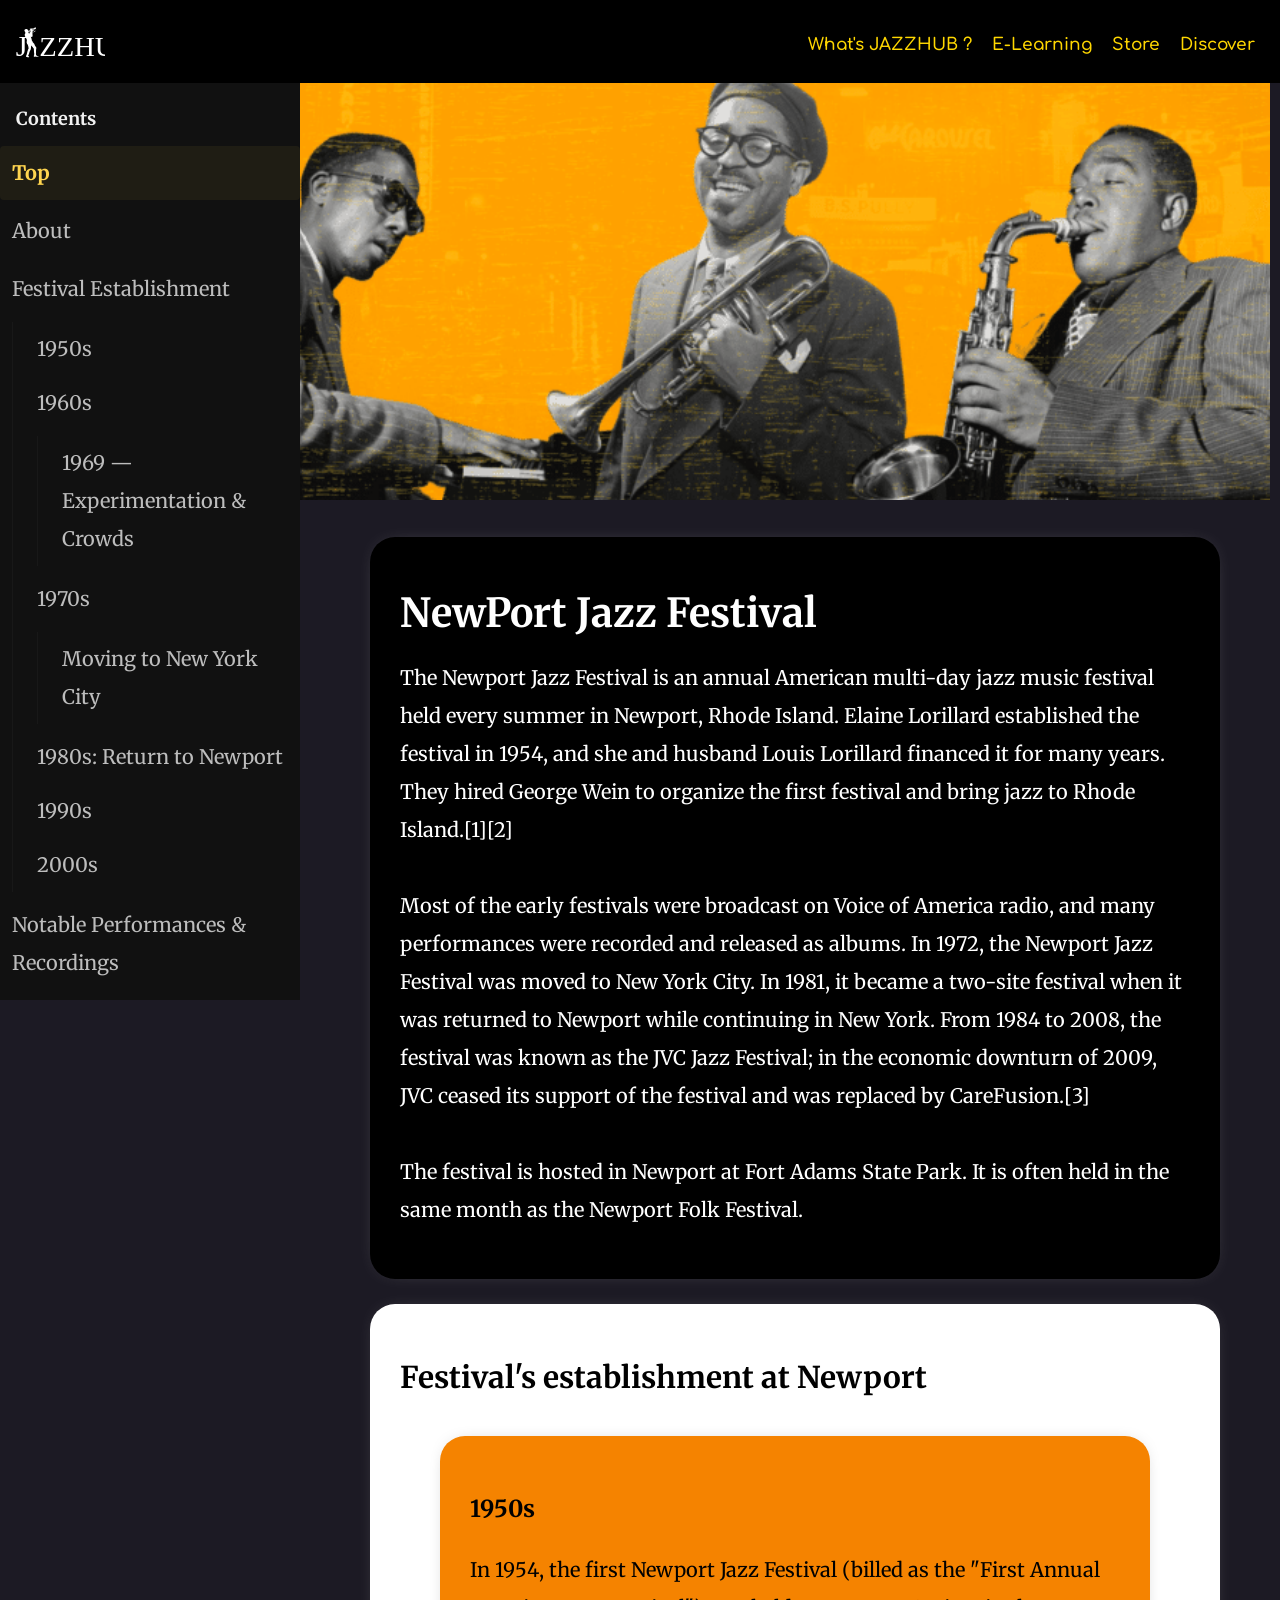
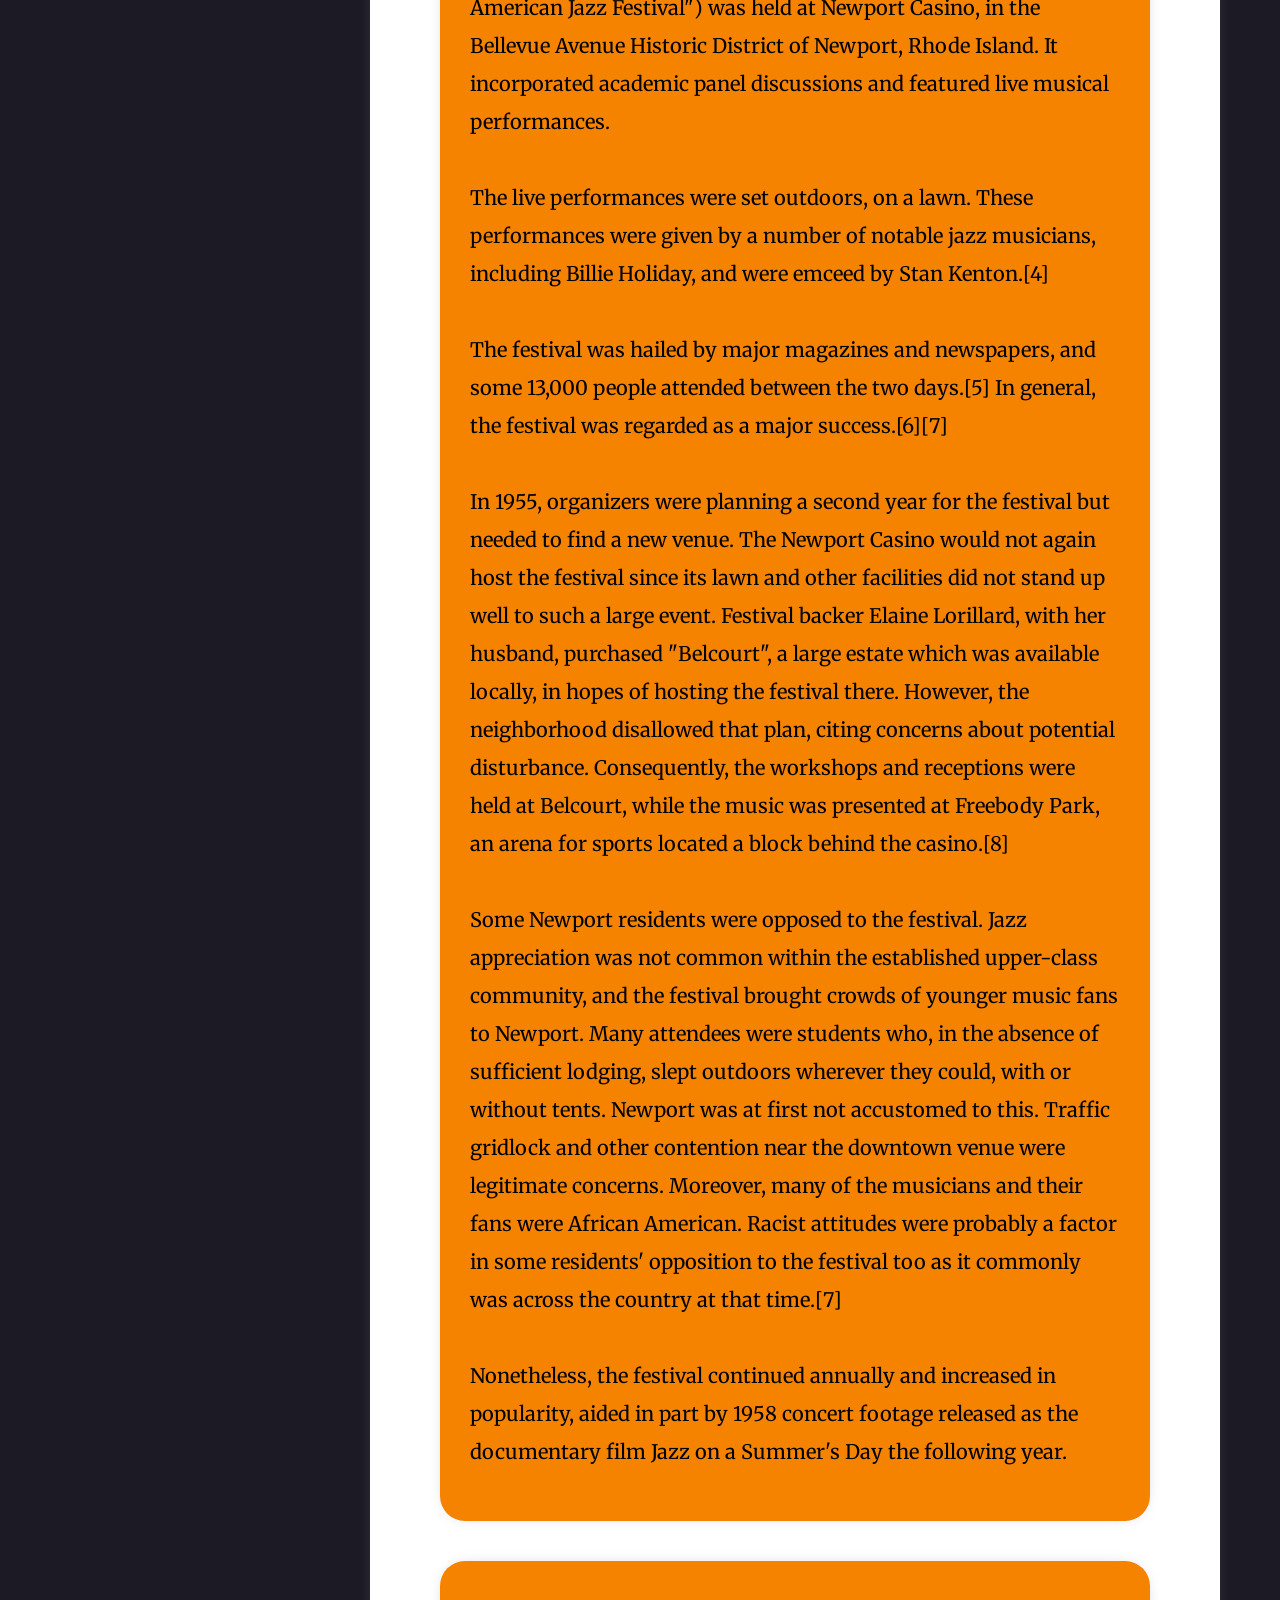
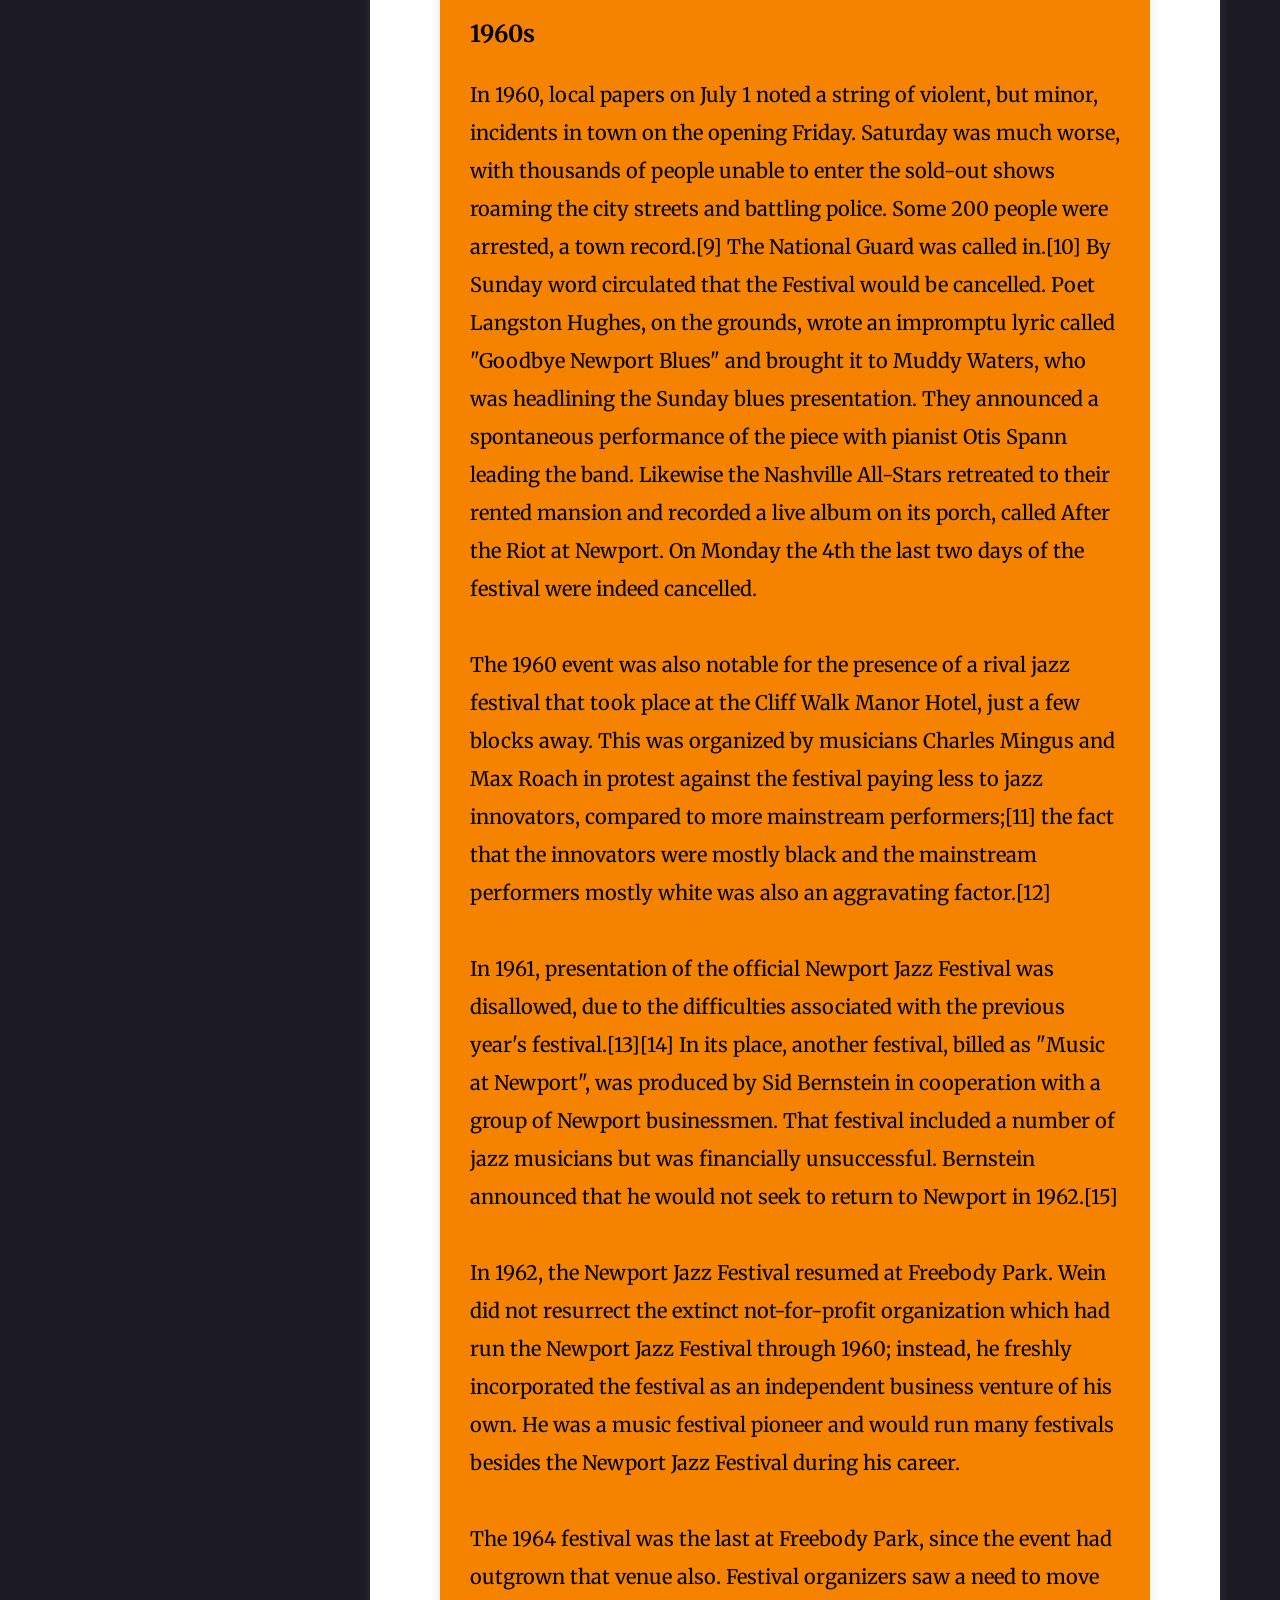
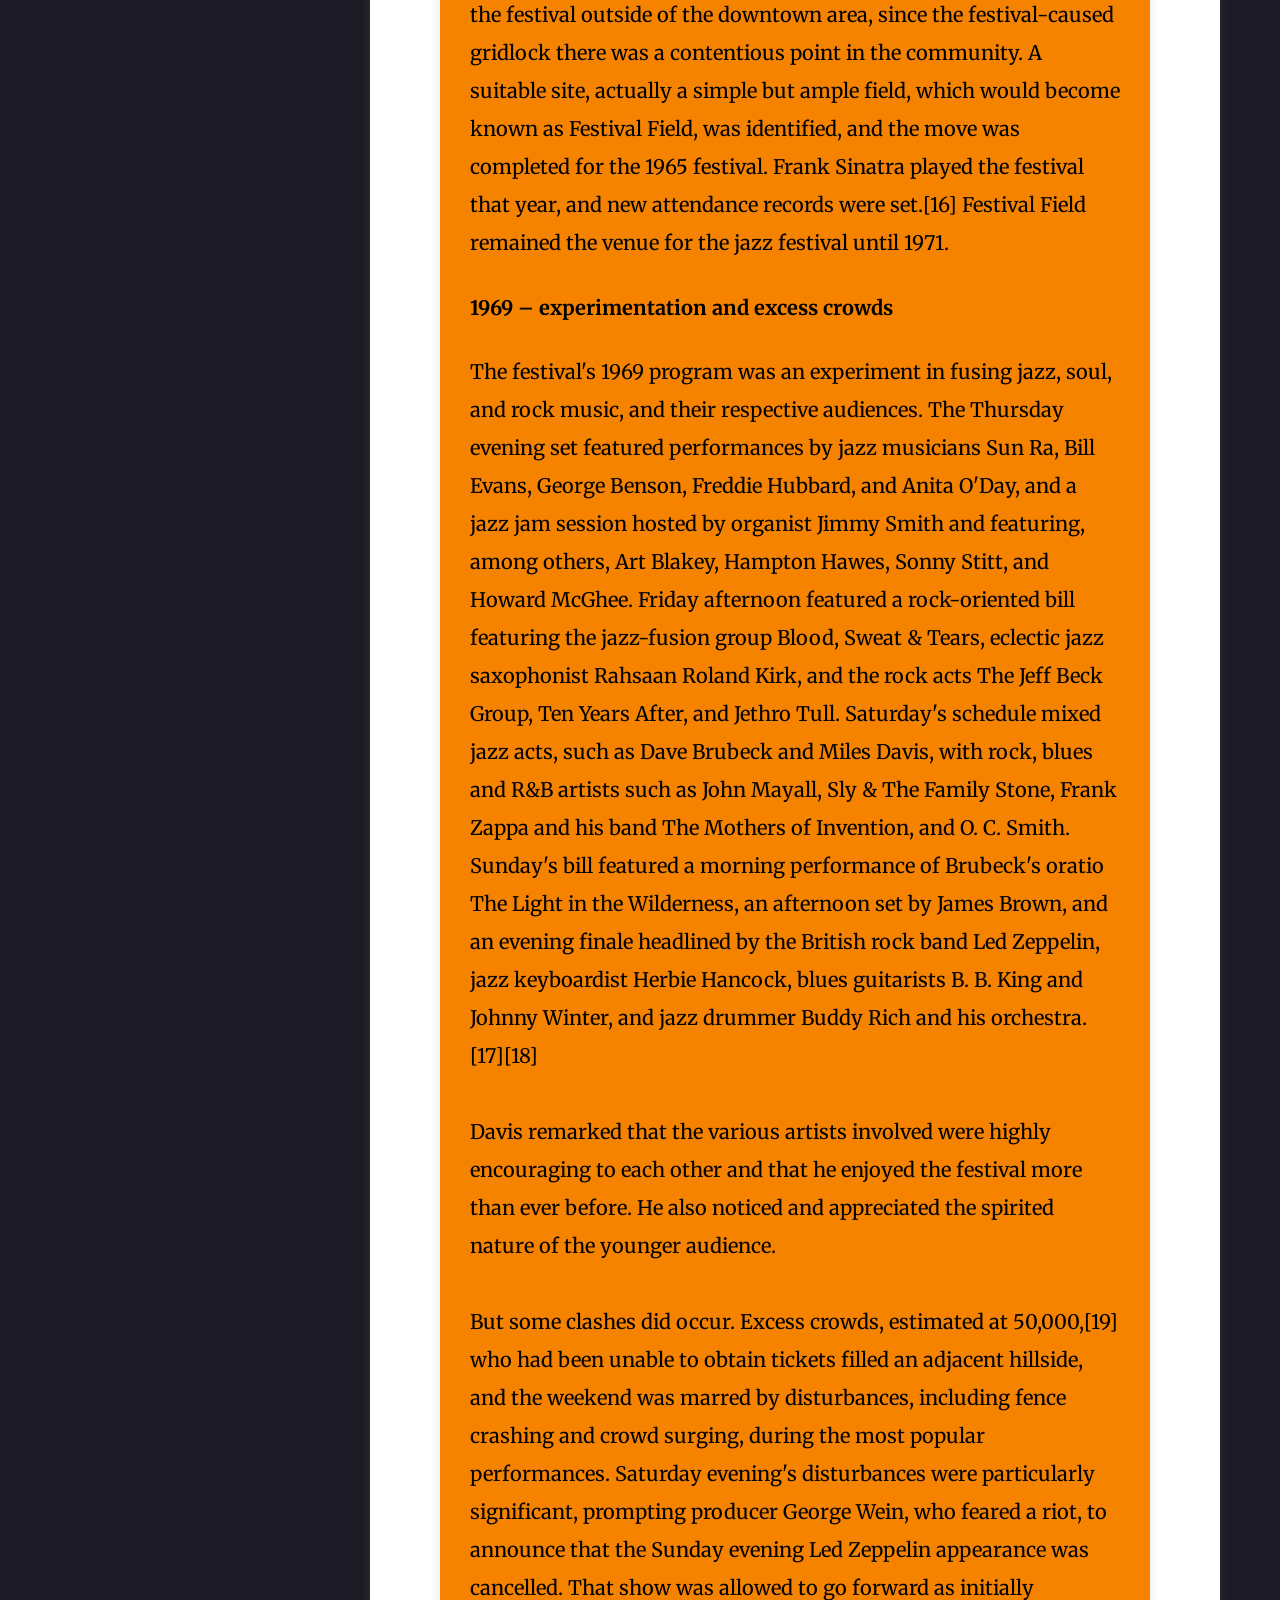
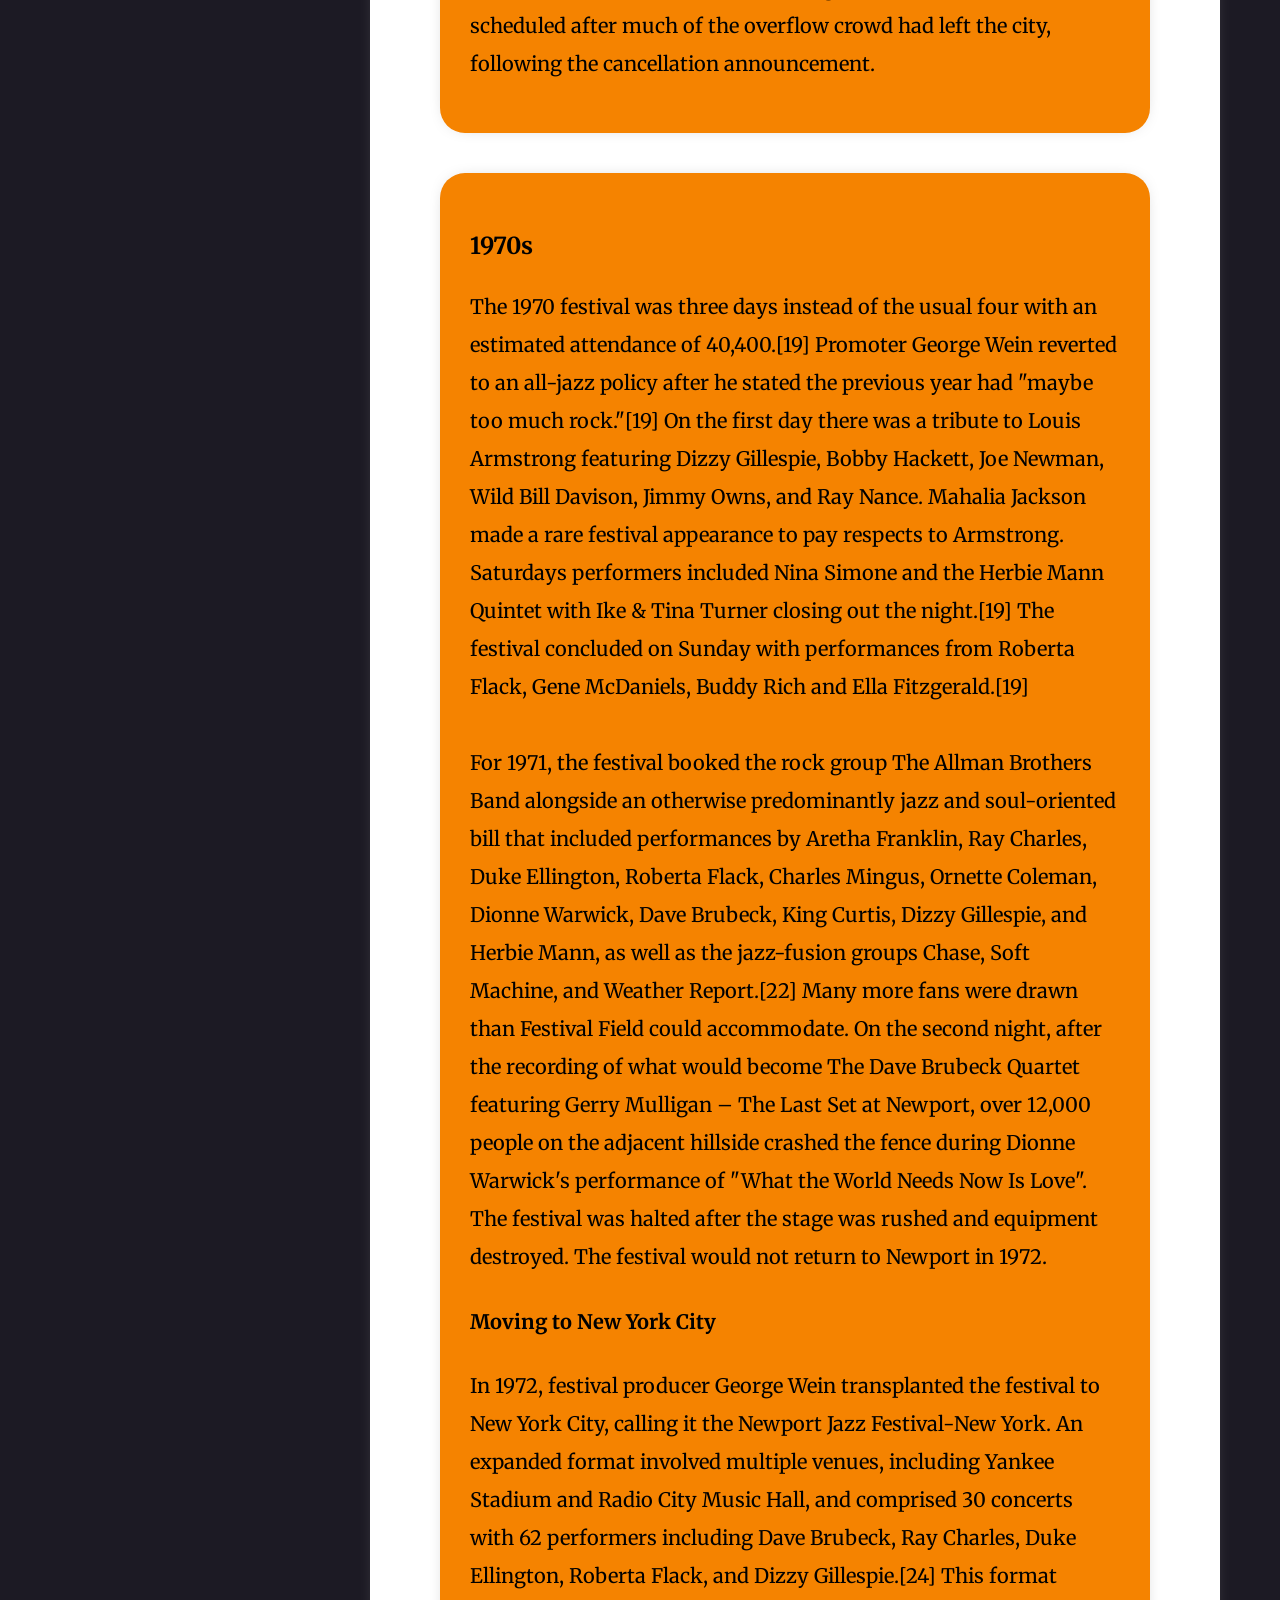
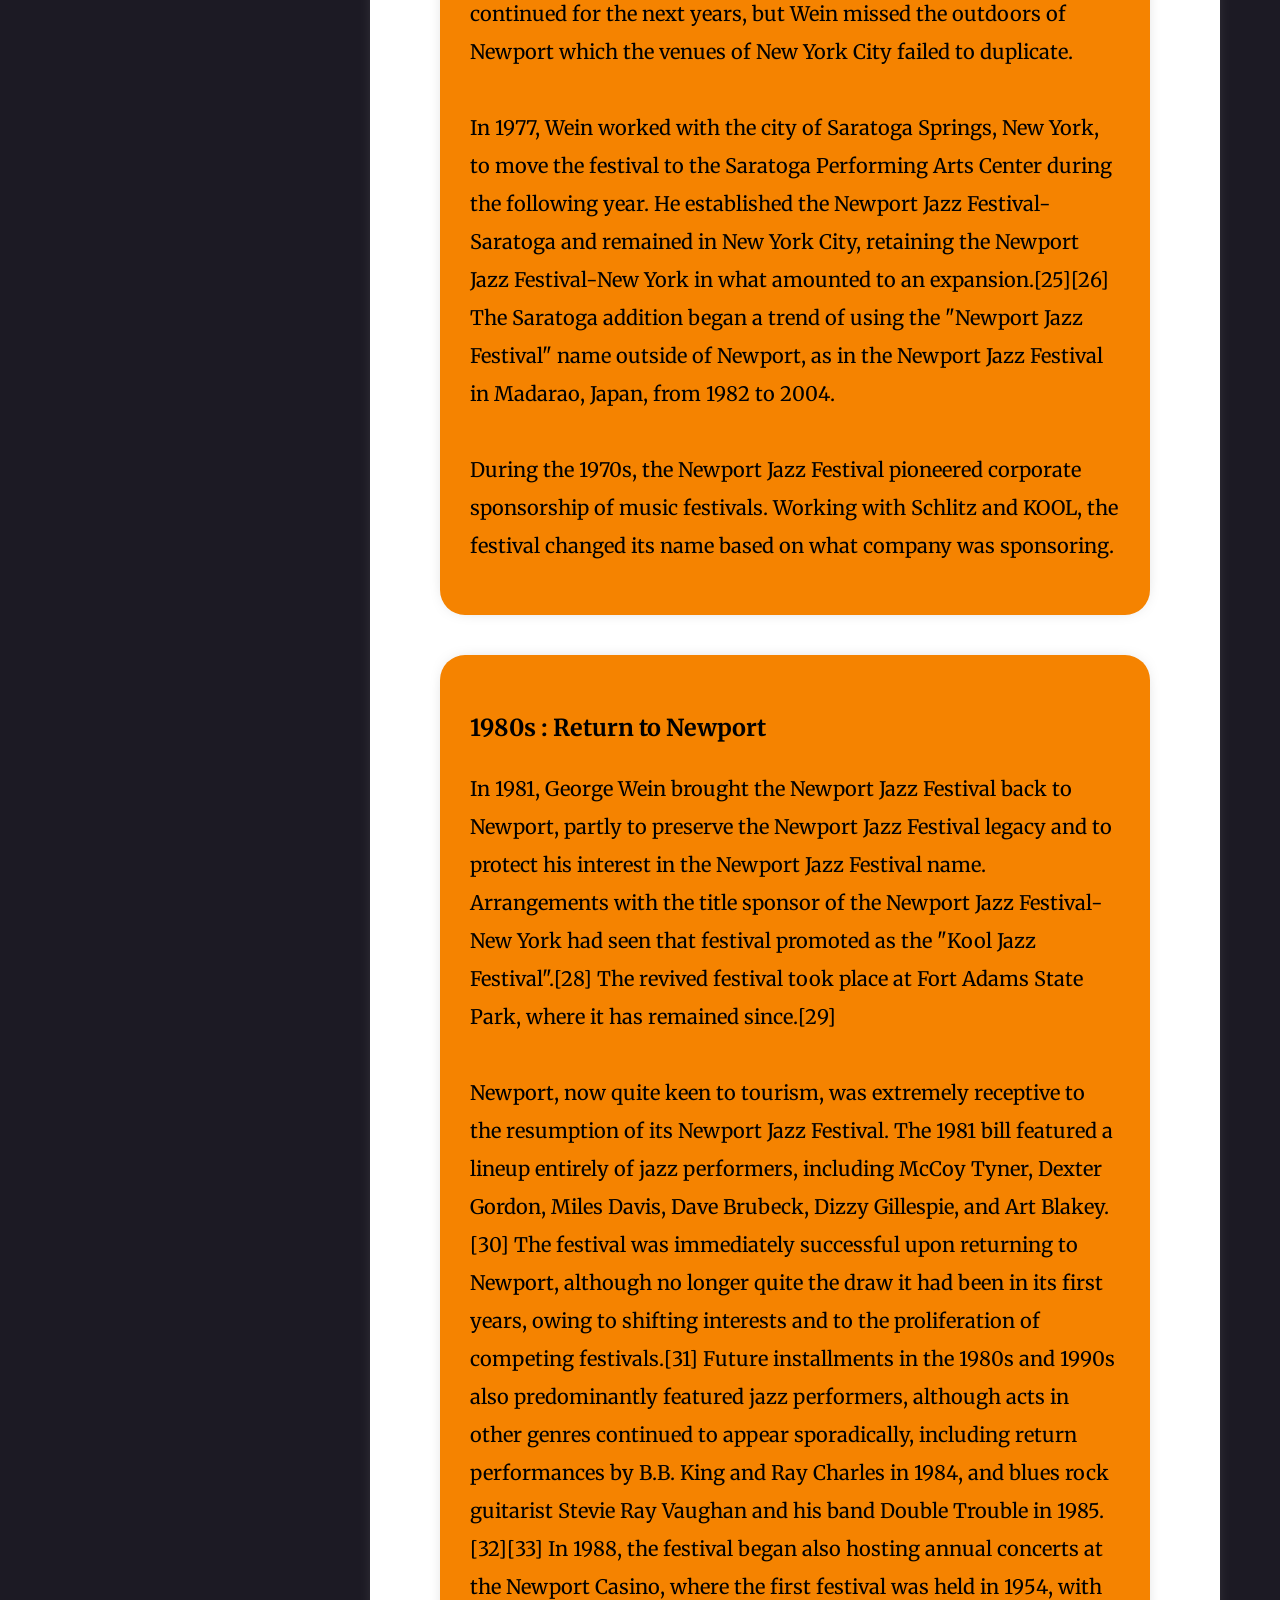
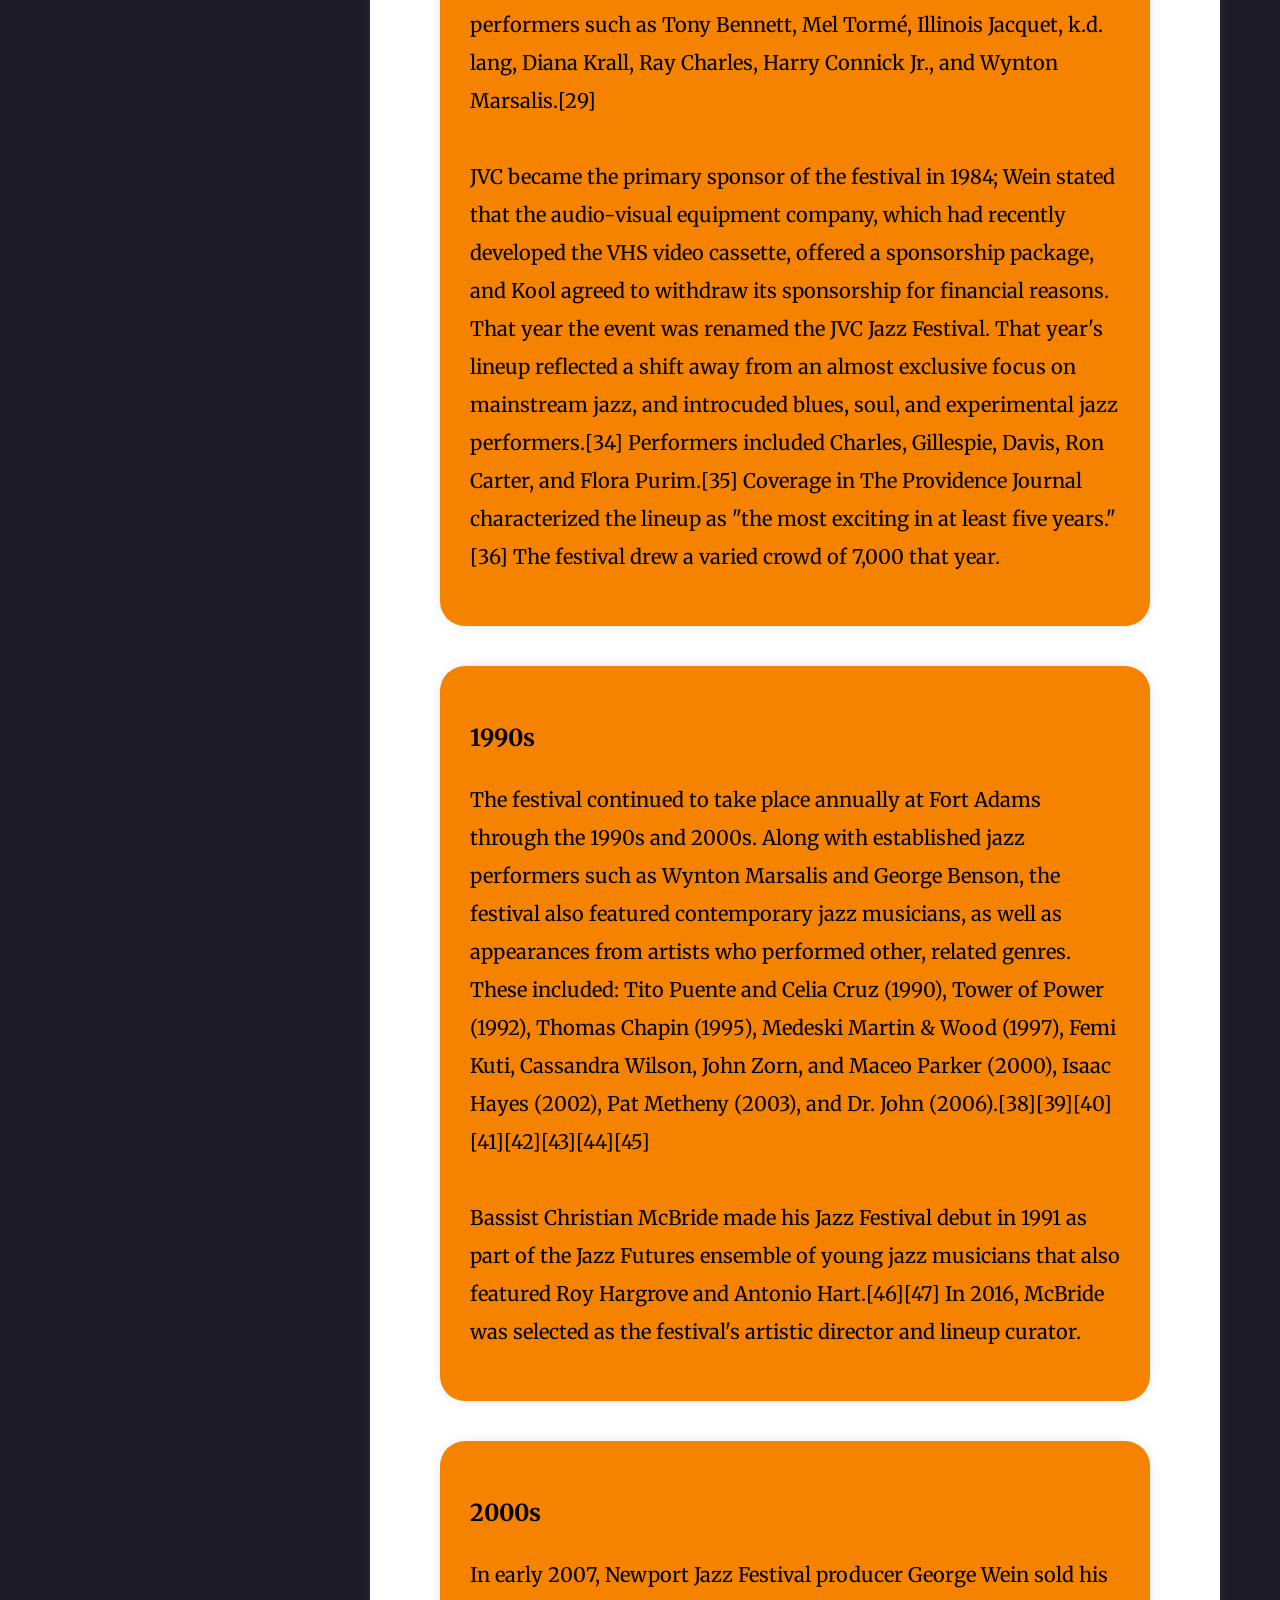
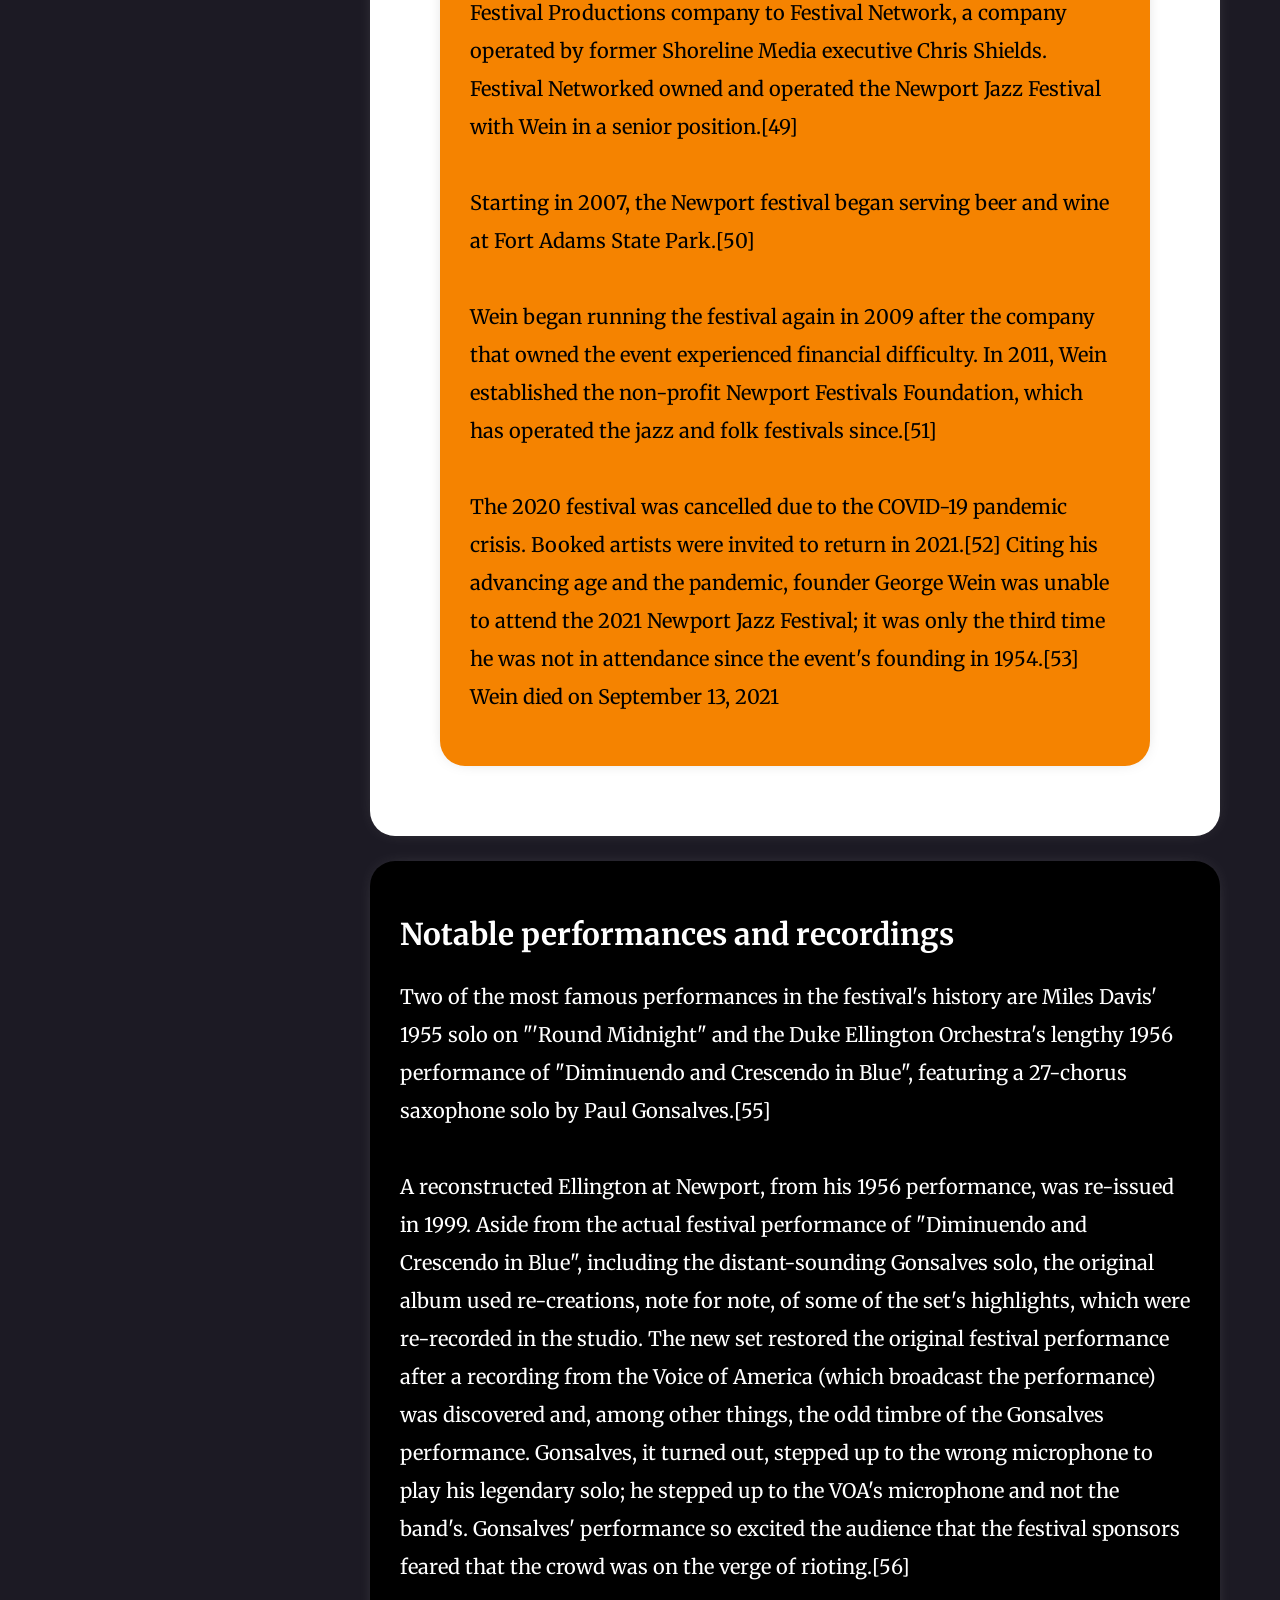
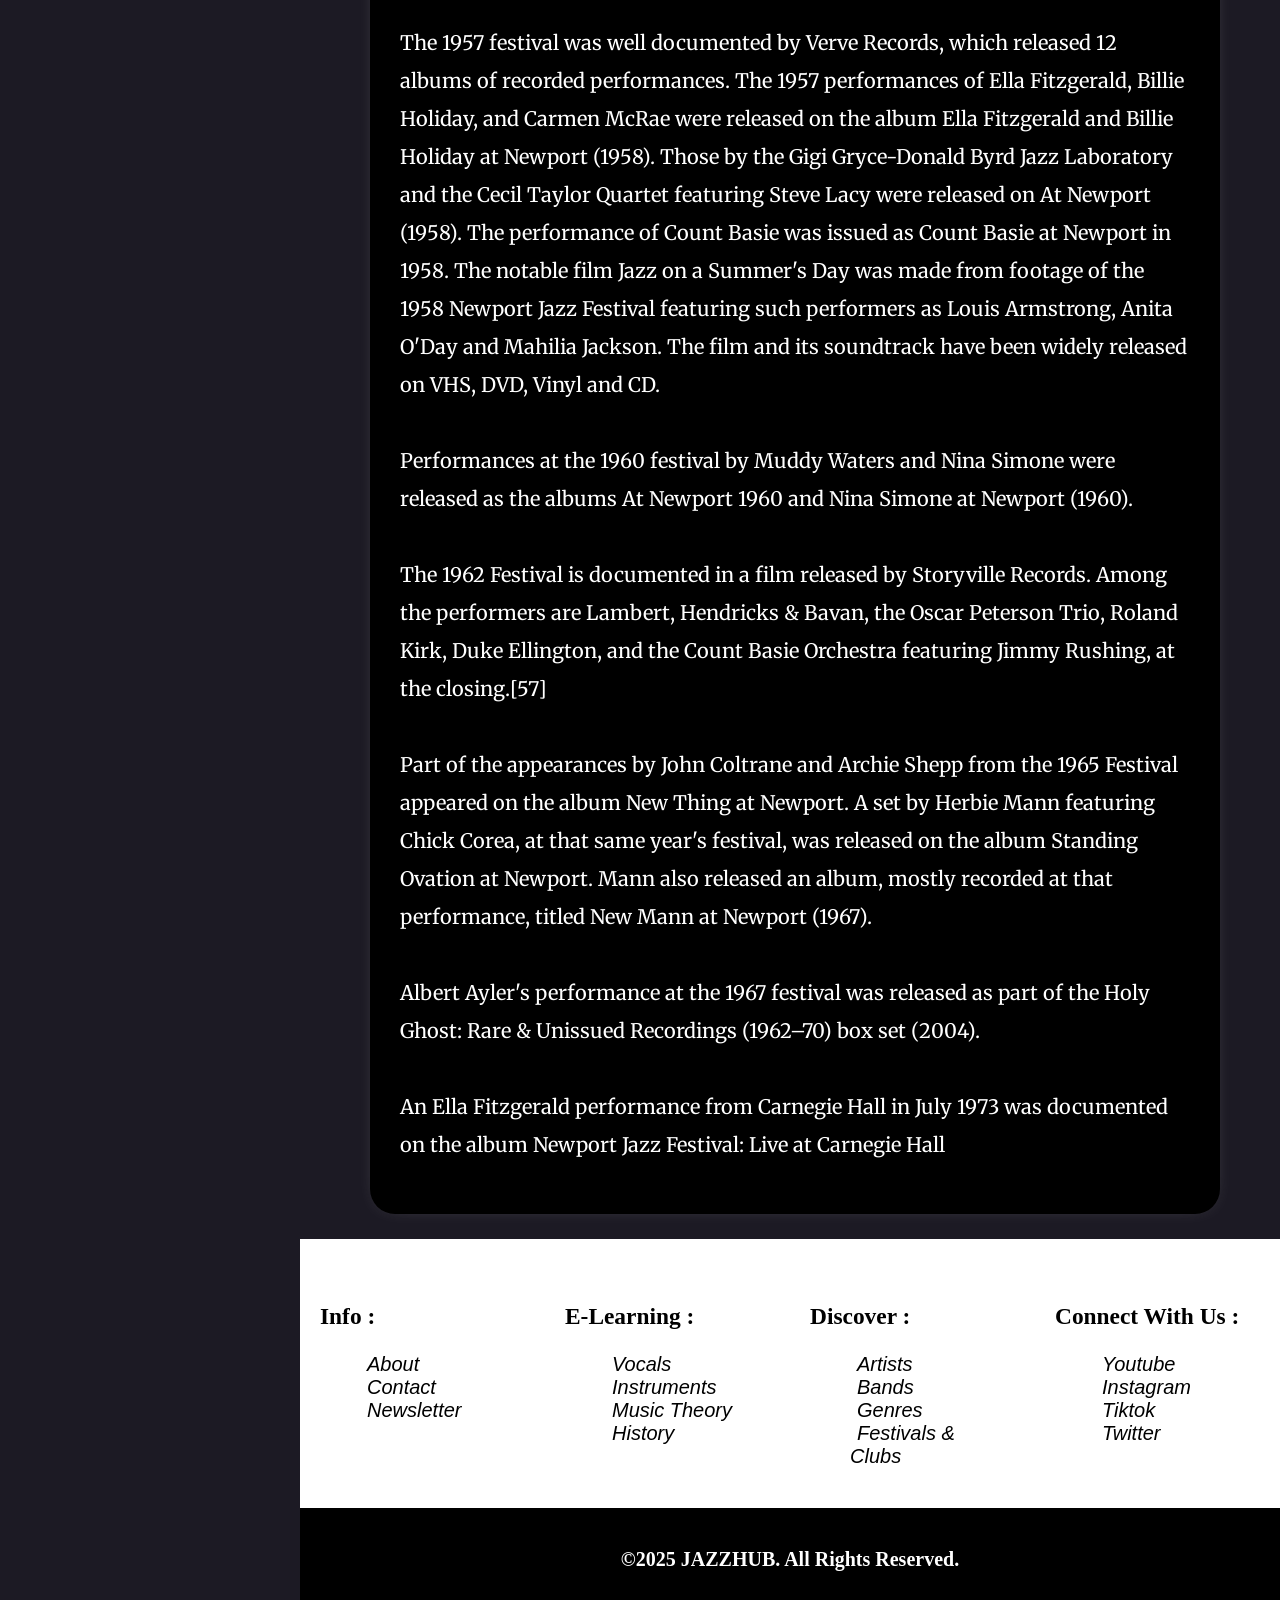
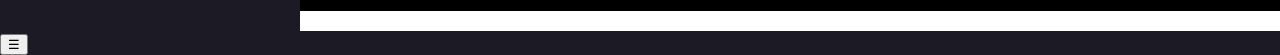
<file: Discover/Content/NewPort Jazz Festival/index.html>
<!DOCTYPE html>
<html lang="en">
    <head>
        <meta charset="UTF-8">
        <link rel="stylesheet" href="/Discover/Content_Style.css">
        <meta name="viewport" content="width=device-width, initial-scale=1.0">
        <title>Discover | NewPort Jazz Festival</title>
    </head>
    <body>
        
        <header>
            <img src="/Images/Potential Logo.svg" alt="logo" class="logo" width="7%">
            <div class="head">
                <nav class="navbar">
                    <ul class="navlinks">
                        <li><a href="/Accueil.html"> What's JAZZHUB ? </a></li>
                        <li><a href="/E-Learning/E-Learning.html"> E-Learning </a></li>
                        <li><a href="/store/Store.html"> Store </a></li>
                        <li><a href="/Discover/Main Page/index.html"> Discover </a></li>
                    </ul>
                </nav>
            </div>
            
        </header> 

        <main>

            <div class="sidenav">
                <h3>Contents</h3>
                <ul class="sidenav-list">
                    <li><a href="#header">Top</a></li>
                    <li><a href="#about">About</a></li>
                    <li>
                        <a href="#establishment">Festival Establishment</a>
                        <ul class="sidenav-sub">
                            <li><a href="#50">1950s</a></li>
                            <li>
                                <a href="#60">1960s</a>
                                <ul class="sidenav-sub">
                                    <li><a href="#69">1969 — Experimentation &amp; Crowds</a></li>
                                </ul>
                            </li>
                            <li>
                                <a href="#70">1970s</a>
                                <ul class="sidenav-sub">
                                    <li><a href="#NYC">Moving to New York City</a></li>
                                </ul>
                            </li>
                            <li><a href="#80">1980s: Return to Newport</a></li>
                            <li><a href="#90">1990s</a></li>
                            <li><a href="#2000">2000s</a></li>
                        </ul>
                    </li>
                    <li><a href="#perforecs">Notable Performances &amp; Recordings</a></li>
                </ul>
            </div>

            <div class="main">

                <div class="banContainer">

                    <img class="banner" src="/Images/Screen-Shot-2023-02-28-at-10.13.48-AM-768x483.png" alt="banner">

                </div>

                <div id="about" class="mainBlock">

                    <h1 class="title">NewPort Jazz Festival</h1>

                    <p>
                        The Newport Jazz Festival is an annual American multi-day jazz music festival held every summer in Newport, Rhode Island. Elaine Lorillard established the festival in 1954, and she and husband Louis Lorillard financed it for many years. They hired George Wein to organize the first festival and bring jazz to Rhode Island.[1][2]
    <br><br>
    Most of the early festivals were broadcast on Voice of America radio, and many performances were recorded and released as albums. In 1972, the Newport Jazz Festival was moved to New York City. In 1981, it became a two-site festival when it was returned to Newport while continuing in New York. From 1984 to 2008, the festival was known as the JVC Jazz Festival; in the economic downturn of 2009, JVC ceased its support of the festival and was replaced by CareFusion.[3]
    <br><br>
    The festival is hosted in Newport at Fort Adams State Park. It is often held in the same month as the Newport Folk Festival. 
                    </p>

                </div>

                <div id="establishment" class="mainBlock">

                    <h2 class="title">Festival's establishment at Newport</h2>
                    
                    <div id="50" class="subBlock">

                        <h3 class="title">1950s</h3>

                        <p>
                            In 1954, the first Newport Jazz Festival (billed as the "First Annual American Jazz Festival") was held at Newport Casino, in the Bellevue Avenue Historic District of Newport, Rhode Island. It incorporated academic panel discussions and featured live musical performances.
    <br><br>
    The live performances were set outdoors, on a lawn. These performances were given by a number of notable jazz musicians, including Billie Holiday, and were emceed by Stan Kenton.[4]
    <br><br>
    The festival was hailed by major magazines and newspapers, and some 13,000 people attended between the two days.[5] In general, the festival was regarded as a major success.[6][7]
    <br><br>
    In 1955, organizers were planning a second year for the festival but needed to find a new venue. The Newport Casino would not again host the festival since its lawn and other facilities did not stand up well to such a large event. Festival backer Elaine Lorillard, with her husband, purchased "Belcourt", a large estate which was available locally, in hopes of hosting the festival there. However, the neighborhood disallowed that plan, citing concerns about potential disturbance. Consequently, the workshops and receptions were held at Belcourt, while the music was presented at Freebody Park, an arena for sports located a block behind the casino.[8]
    <br><br>
    Some Newport residents were opposed to the festival. Jazz appreciation was not common within the established upper-class community, and the festival brought crowds of younger music fans to Newport. Many attendees were students who, in the absence of sufficient lodging, slept outdoors wherever they could, with or without tents. Newport was at first not accustomed to this. Traffic gridlock and other contention near the downtown venue were legitimate concerns. Moreover, many of the musicians and their fans were African American. Racist attitudes were probably a factor in some residents' opposition to the festival too as it commonly was across the country at that time.[7]
    <br><br>
    Nonetheless, the festival continued annually and increased in popularity, aided in part by 1958 concert footage released as the documentary film Jazz on a Summer's Day the following year. 
                        </p>

                    </div>

                    <div id="60" class="subBlock">

                        <h3 class="title">1960s</h3>

                        <p>
                            In 1960, local papers on July 1 noted a string of violent, but minor, incidents in town on the opening Friday. Saturday was much worse, with thousands of people unable to enter the sold-out shows roaming the city streets and battling police. Some 200 people were arrested, a town record.[9] The National Guard was called in.[10] By Sunday word circulated that the Festival would be cancelled. Poet Langston Hughes, on the grounds, wrote an impromptu lyric called "Goodbye Newport Blues" and brought it to Muddy Waters, who was headlining the Sunday blues presentation. They announced a spontaneous performance of the piece with pianist Otis Spann leading the band. Likewise the Nashville All-Stars retreated to their rented mansion and recorded a live album on its porch, called After the Riot at Newport. On Monday the 4th the last two days of the festival were indeed cancelled.
    <br><br>
    The 1960 event was also notable for the presence of a rival jazz festival that took place at the Cliff Walk Manor Hotel, just a few blocks away. This was organized by musicians Charles Mingus and Max Roach in protest against the festival paying less to jazz innovators, compared to more mainstream performers;[11] the fact that the innovators were mostly black and the mainstream performers mostly white was also an aggravating factor.[12]
    <br><br>
    In 1961, presentation of the official Newport Jazz Festival was disallowed, due to the difficulties associated with the previous year's festival.[13][14] In its place, another festival, billed as "Music at Newport", was produced by Sid Bernstein in cooperation with a group of Newport businessmen. That festival included a number of jazz musicians but was financially unsuccessful. Bernstein announced that he would not seek to return to Newport in 1962.[15]
    <br><br>
    In 1962, the Newport Jazz Festival resumed at Freebody Park. Wein did not resurrect the extinct not-for-profit organization which had run the Newport Jazz Festival through 1960; instead, he freshly incorporated the festival as an independent business venture of his own. He was a music festival pioneer and would run many festivals besides the Newport Jazz Festival during his career.
    <br><br>
    The 1964 festival was the last at Freebody Park, since the event had outgrown that venue also. Festival organizers saw a need to move the festival outside of the downtown area, since the festival-caused gridlock there was a contentious point in the community. A suitable site, actually a simple but ample field, which would become known as Festival Field, was identified, and the move was completed for the 1965 festival. Frank Sinatra played the festival that year, and new attendance records were set.[16] Festival Field remained the venue for the jazz festival until 1971. 
                        </p>

                        <div id="69" class="2subBlock">

                            <h4 class="title">1969 – experimentation and excess crowds</h4>

                            <p>
                                The festival's 1969 program was an experiment in fusing jazz, soul, and rock music, and their respective audiences. The Thursday evening set featured performances by jazz musicians Sun Ra, Bill Evans, George Benson, Freddie Hubbard, and Anita O'Day, and a jazz jam session hosted by organist Jimmy Smith and featuring, among others, Art Blakey, Hampton Hawes, Sonny Stitt, and Howard McGhee. Friday afternoon featured a rock-oriented bill featuring the jazz-fusion group Blood, Sweat & Tears, eclectic jazz saxophonist Rahsaan Roland Kirk, and the rock acts The Jeff Beck Group, Ten Years After, and Jethro Tull. Saturday's schedule mixed jazz acts, such as Dave Brubeck and Miles Davis, with rock, blues and R&B artists such as John Mayall, Sly & The Family Stone, Frank Zappa and his band The Mothers of Invention, and O. C. Smith. Sunday's bill featured a morning performance of Brubeck's oratio The Light in the Wilderness, an afternoon set by James Brown, and an evening finale headlined by the British rock band Led Zeppelin, jazz keyboardist Herbie Hancock, blues guitarists B. B. King and Johnny Winter, and jazz drummer Buddy Rich and his orchestra.[17][18]
    <br><br>
    Davis remarked that the various artists involved were highly encouraging to each other and that he enjoyed the festival more than ever before. He also noticed and appreciated the spirited nature of the younger audience.
    <br><br>
    But some clashes did occur. Excess crowds, estimated at 50,000,[19] who had been unable to obtain tickets filled an adjacent hillside, and the weekend was marred by disturbances, including fence crashing and crowd surging, during the most popular performances. Saturday evening's disturbances were particularly significant, prompting producer George Wein, who feared a riot, to announce that the Sunday evening Led Zeppelin appearance was cancelled. That show was allowed to go forward as initially scheduled after much of the overflow crowd had left the city, following the cancellation announcement.
                            </p>

                        </div>

                    </div>

                    <div id="70" class="subBlock">

                        <h3 class="title">1970s</h3>

                        <p>
                            The 1970 festival was three days instead of the usual four with an estimated attendance of 40,400.[19] Promoter George Wein reverted to an all-jazz policy after he stated the previous year had "maybe too much rock."[19] On the first day there was a tribute to Louis Armstrong featuring Dizzy Gillespie, Bobby Hackett, Joe Newman, Wild Bill Davison, Jimmy Owns, and Ray Nance. Mahalia Jackson made a rare festival appearance to pay respects to Armstrong. Saturdays performers included Nina Simone and the Herbie Mann Quintet with Ike & Tina Turner closing out the night.[19] The festival concluded on Sunday with performances from Roberta Flack, Gene McDaniels, Buddy Rich and Ella Fitzgerald.[19]
    <br><br>
    For 1971, the festival booked the rock group The Allman Brothers Band alongside an otherwise predominantly jazz and soul-oriented bill that included performances by Aretha Franklin, Ray Charles, Duke Ellington, Roberta Flack, Charles Mingus, Ornette Coleman, Dionne Warwick, Dave Brubeck, King Curtis, Dizzy Gillespie, and Herbie Mann, as well as the jazz-fusion groups Chase, Soft Machine, and Weather Report.[22] Many more fans were drawn than Festival Field could accommodate. On the second night, after the recording of what would become The Dave Brubeck Quartet featuring Gerry Mulligan – The Last Set at Newport, over 12,000 people on the adjacent hillside crashed the fence during Dionne Warwick's performance of "What the World Needs Now Is Love". The festival was halted after the stage was rushed and equipment destroyed. The festival would not return to Newport in 1972.
                        </p>

                        <div id="NYC" class="2subBlock">

                            <h4 class="title">Moving to New York City</h4>

                            <p>
                                In 1972, festival producer George Wein transplanted the festival to New York City, calling it the Newport Jazz Festival-New York. An expanded format involved multiple venues, including Yankee Stadium and Radio City Music Hall, and comprised 30 concerts with 62 performers including Dave Brubeck, Ray Charles, Duke Ellington, Roberta Flack, and Dizzy Gillespie.[24] This format continued for the next years, but Wein missed the outdoors of Newport which the venues of New York City failed to duplicate.
    <br><br>
    In 1977, Wein worked with the city of Saratoga Springs, New York, to move the festival to the Saratoga Performing Arts Center during the following year. He established the Newport Jazz Festival-Saratoga and remained in New York City, retaining the Newport Jazz Festival-New York in what amounted to an expansion.[25][26] The Saratoga addition began a trend of using the "Newport Jazz Festival" name outside of Newport, as in the Newport Jazz Festival in Madarao, Japan, from 1982 to 2004.
    <br><br>
    During the 1970s, the Newport Jazz Festival pioneered corporate sponsorship of music festivals. Working with Schlitz and KOOL, the festival changed its name based on what company was sponsoring.
                            </p>

                        </div>

                    </div>

                    <div id="80" class="subBlock">

                        <h3 class="title">1980s : Return to Newport</h3>

                        <p>
                            In 1981, George Wein brought the Newport Jazz Festival back to Newport, partly to preserve the Newport Jazz Festival legacy and to protect his interest in the Newport Jazz Festival name. Arrangements with the title sponsor of the Newport Jazz Festival-New York had seen that festival promoted as the "Kool Jazz Festival".[28] The revived festival took place at Fort Adams State Park, where it has remained since.[29]
    <br><br>
    Newport, now quite keen to tourism, was extremely receptive to the resumption of its Newport Jazz Festival. The 1981 bill featured a lineup entirely of jazz performers, including McCoy Tyner, Dexter Gordon, Miles Davis, Dave Brubeck, Dizzy Gillespie, and Art Blakey.[30] The festival was immediately successful upon returning to Newport, although no longer quite the draw it had been in its first years, owing to shifting interests and to the proliferation of competing festivals.[31] Future installments in the 1980s and 1990s also predominantly featured jazz performers, although acts in other genres continued to appear sporadically, including return performances by B.B. King and Ray Charles in 1984, and blues rock guitarist Stevie Ray Vaughan and his band Double Trouble in 1985.[32][33] In 1988, the festival began also hosting annual concerts at the Newport Casino, where the first festival was held in 1954, with performers such as Tony Bennett, Mel Tormé, Illinois Jacquet, k.d. lang, Diana Krall, Ray Charles, Harry Connick Jr., and Wynton Marsalis.[29]
    <br><br>
    JVC became the primary sponsor of the festival in 1984; Wein stated that the audio-visual equipment company, which had recently developed the VHS video cassette, offered a sponsorship package, and Kool agreed to withdraw its sponsorship for financial reasons. That year the event was renamed the JVC Jazz Festival. That year's lineup reflected a shift away from an almost exclusive focus on mainstream jazz, and introcuded blues, soul, and experimental jazz performers.[34] Performers included Charles, Gillespie, Davis, Ron Carter, and Flora Purim.[35] Coverage in The Providence Journal characterized the lineup as "the most exciting in at least five years."[36] The festival drew a varied crowd of 7,000 that year.
                        </p>

                    </div>

                    <div id="90" class="subBlock">

                        <h3 class="title">1990s</h3>

                        <p>
                            The festival continued to take place annually at Fort Adams through the 1990s and 2000s. Along with established jazz performers such as Wynton Marsalis and George Benson, the festival also featured contemporary jazz musicians, as well as appearances from artists who performed other, related genres. These included: Tito Puente and Celia Cruz (1990), Tower of Power (1992), Thomas Chapin (1995), Medeski Martin & Wood (1997), Femi Kuti, Cassandra Wilson, John Zorn, and Maceo Parker (2000), Isaac Hayes (2002), Pat Metheny (2003), and Dr. John (2006).[38][39][40][41][42][43][44][45]
    <br><br>
    Bassist Christian McBride made his Jazz Festival debut in 1991 as part of the Jazz Futures ensemble of young jazz musicians that also featured Roy Hargrove and Antonio Hart.[46][47] In 2016, McBride was selected as the festival's artistic director and lineup curator.
                        </p>

                    </div>

                    <div id="2000" class="subBlock">

                        <h3 class="title">2000s</h3>
                        
                        <p>
                            In early 2007, Newport Jazz Festival producer George Wein sold his Festival Productions company to Festival Network, a company operated by former Shoreline Media executive Chris Shields. Festival Networked owned and operated the Newport Jazz Festival with Wein in a senior position.[49]
    <br><br>
    Starting in 2007, the Newport festival began serving beer and wine at Fort Adams State Park.[50]
    <br><br>
    Wein began running the festival again in 2009 after the company that owned the event experienced financial difficulty. In 2011, Wein established the non-profit Newport Festivals Foundation, which has operated the jazz and folk festivals since.[51]
    <br><br>
    The 2020 festival was cancelled due to the COVID-19 pandemic crisis. Booked artists were invited to return in 2021.[52] Citing his advancing age and the pandemic, founder George Wein was unable to attend the 2021 Newport Jazz Festival; it was only the third time he was not in attendance since the event's founding in 1954.[53] Wein died on September 13, 2021
                        </p>

                    </div>

                </div>

                <div id="perforecs" class="mainBlock">

                    <h2 class="title">Notable performances and recordings</h2>

                    <p>
                        Two of the most famous performances in the festival's history are Miles Davis' 1955 solo on "'Round Midnight" and the Duke Ellington Orchestra's lengthy 1956 performance of "Diminuendo and Crescendo in Blue", featuring a 27-chorus saxophone solo by Paul Gonsalves.[55]
    <br><br>
    A reconstructed Ellington at Newport, from his 1956 performance, was re-issued in 1999. Aside from the actual festival performance of "Diminuendo and Crescendo in Blue", including the distant-sounding Gonsalves solo, the original album used re-creations, note for note, of some of the set's highlights, which were re-recorded in the studio. The new set restored the original festival performance after a recording from the Voice of America (which broadcast the performance) was discovered and, among other things, the odd timbre of the Gonsalves performance. Gonsalves, it turned out, stepped up to the wrong microphone to play his legendary solo; he stepped up to the VOA's microphone and not the band's. Gonsalves' performance so excited the audience that the festival sponsors feared that the crowd was on the verge of rioting.[56]
    <br><br>
    The 1957 festival was well documented by Verve Records, which released 12 albums of recorded performances. The 1957 performances of Ella Fitzgerald, Billie Holiday, and Carmen McRae were released on the album Ella Fitzgerald and Billie Holiday at Newport (1958). Those by the Gigi Gryce-Donald Byrd Jazz Laboratory and the Cecil Taylor Quartet featuring Steve Lacy were released on At Newport (1958). The performance of Count Basie was issued as Count Basie at Newport in 1958. The notable film Jazz on a Summer's Day was made from footage of the 1958 Newport Jazz Festival featuring such performers as Louis Armstrong, Anita O'Day and Mahilia Jackson. The film and its soundtrack have been widely released on VHS, DVD, Vinyl and CD.
    <br><br>
    Performances at the 1960 festival by Muddy Waters and Nina Simone were released as the albums At Newport 1960 and Nina Simone at Newport (1960).
    <br><br>
    The 1962 Festival is documented in a film released by Storyville Records. Among the performers are Lambert, Hendricks & Bavan, the Oscar Peterson Trio, Roland Kirk, Duke Ellington, and the Count Basie Orchestra featuring Jimmy Rushing, at the closing.[57]
    <br><br>
    Part of the appearances by John Coltrane and Archie Shepp from the 1965 Festival appeared on the album New Thing at Newport. A set by Herbie Mann featuring Chick Corea, at that same year's festival, was released on the album Standing Ovation at Newport. Mann also released an album, mostly recorded at that performance, titled New Mann at Newport (1967).
    <br><br>
    Albert Ayler's performance at the 1967 festival was released as part of the Holy Ghost: Rare & Unissued Recordings (1962–70) box set (2004).
    <br><br>
    An Ella Fitzgerald performance from Carnegie Hall in July 1973 was documented on the album Newport Jazz Festival: Live at Carnegie Hall 
                    </p>

                </div>

            </div>

        </main>

        <footer>
            <div class="footer_sections">
                <div class="ftr_div">
                    <h3>Info :</h3>
                    <ul>
                        <li><a href="#AboutUs">About</a></li>
                        <li><a href="#Contact">Contact</a></li>
                        <li><a href="#Newsletter">Newsletter</a></li>
                    </ul>
                </div>

                <div class="ftr_div">
                    <h3>E-Learning :</h3>
                    <ul>
                        <li><a href="/E-Learning/E-Learning.html">Vocals</a></li>
                        <li><a href="/E-Learning/E-Learning.html">Instruments</a></li>
                        <li><a href="/E-Learning/E-Learning.html">Music Theory</a></li>
                        <li><a href="/E-Learning/E-Learning.html">History</a></li>
                    </ul>
                </div>

                <div class="ftr_div">
                    <h3>Discover :</h3>
                    <ul>
                        <li><a href="/Discover/Main Page/index.html">Artists</a></li>
                        <li><a href="/Discover/Main Page/index.html">Bands</a></li>
                        <li><a href="/Discover/Main Page/index.html">Genres</a></li>
                        <li><a href="/Discover/Main Page/index.html">Festivals & Clubs</a></li>
                    </ul>
                </div>

                <div class="ftr_div">
                    <h3>Connect With Us :</h3>
                    <ul>
                        <li><a href="">Youtube</a></li>
                        <li><a href="">Instagram</a></li>
                        <li><a href="">Tiktok</a></li>
                        <li><a href="">Twitter</a></li>
                    </ul>
                </div>
            </div>

            <div class="copyright">
                <p>&copy;2025 JAZZHUB. All Rights Reserved.</p>
            </div>
            
        </footer>

        <div class="sidenav-mobile-indicator" id="sidenav-indicator" aria-hidden="true"></div>

        <script src="/Discover/sidenav.js"></script>

    </body>
</html>
</file>
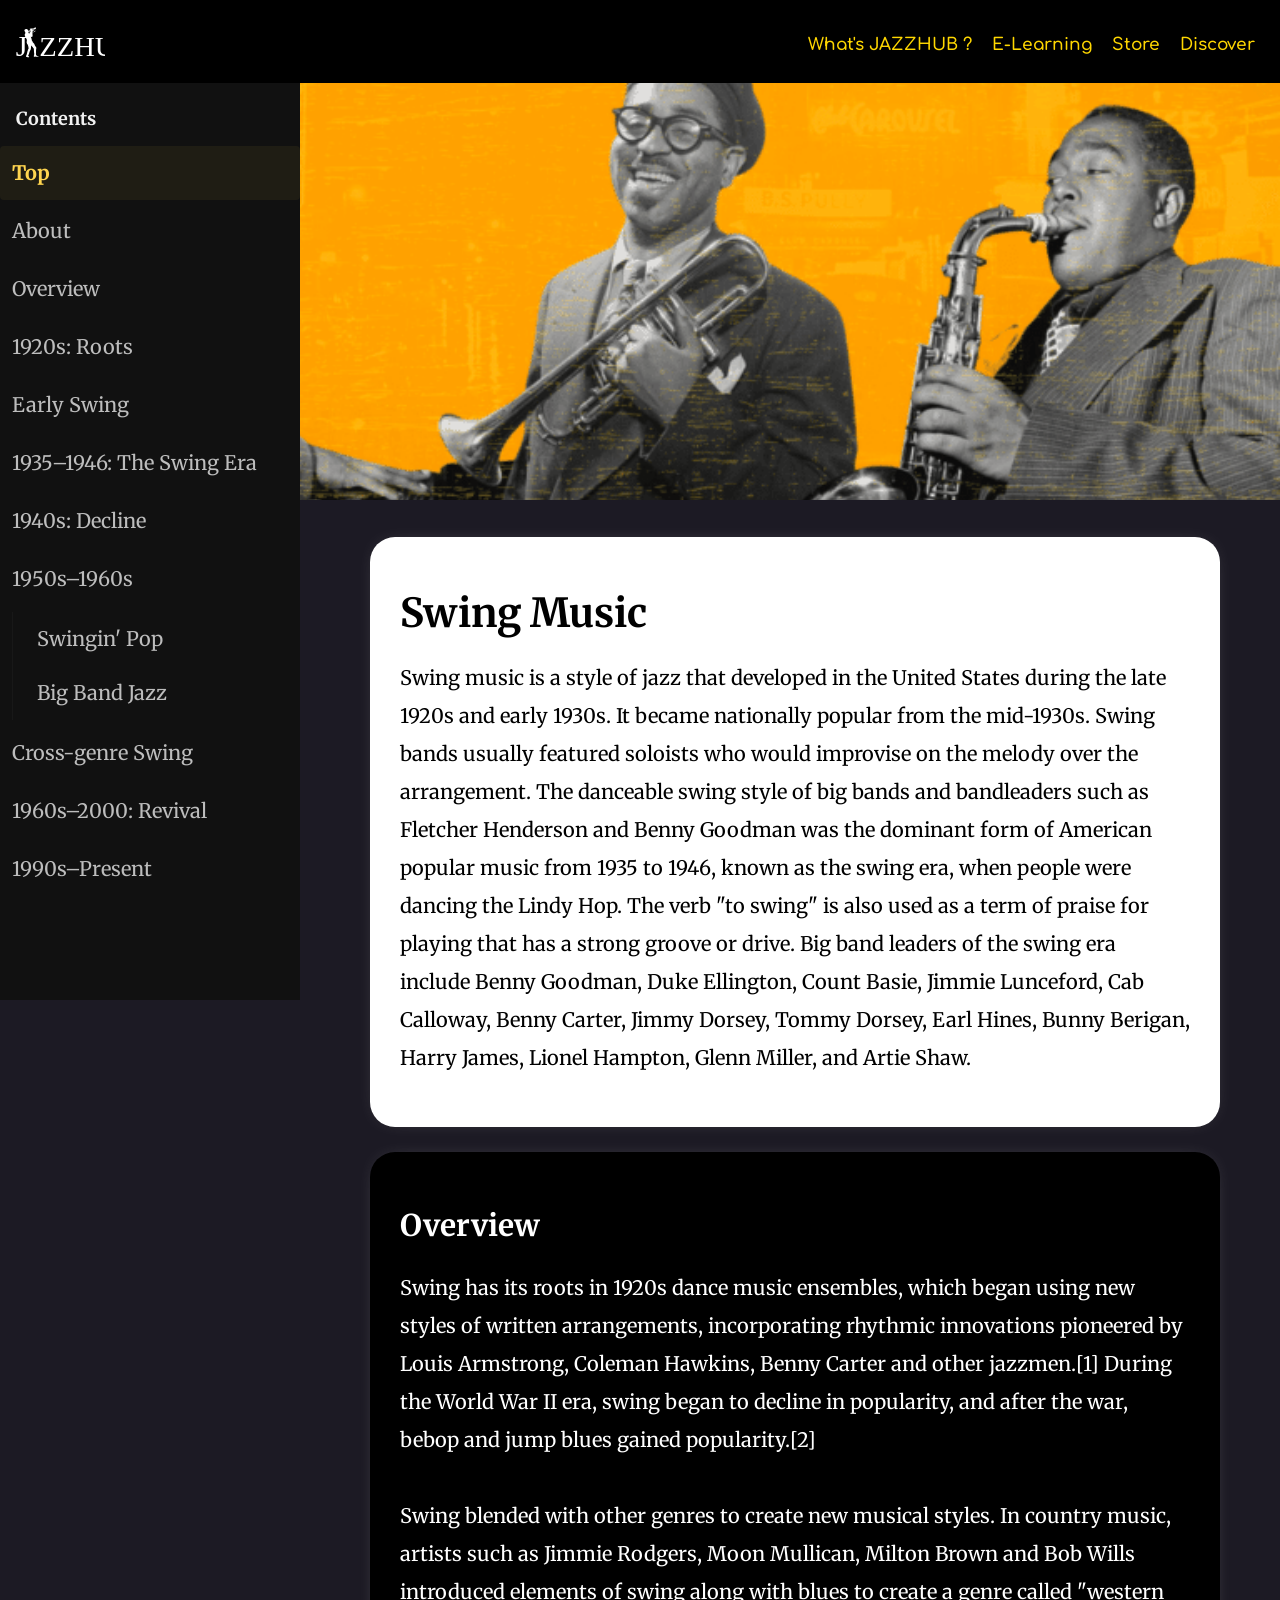
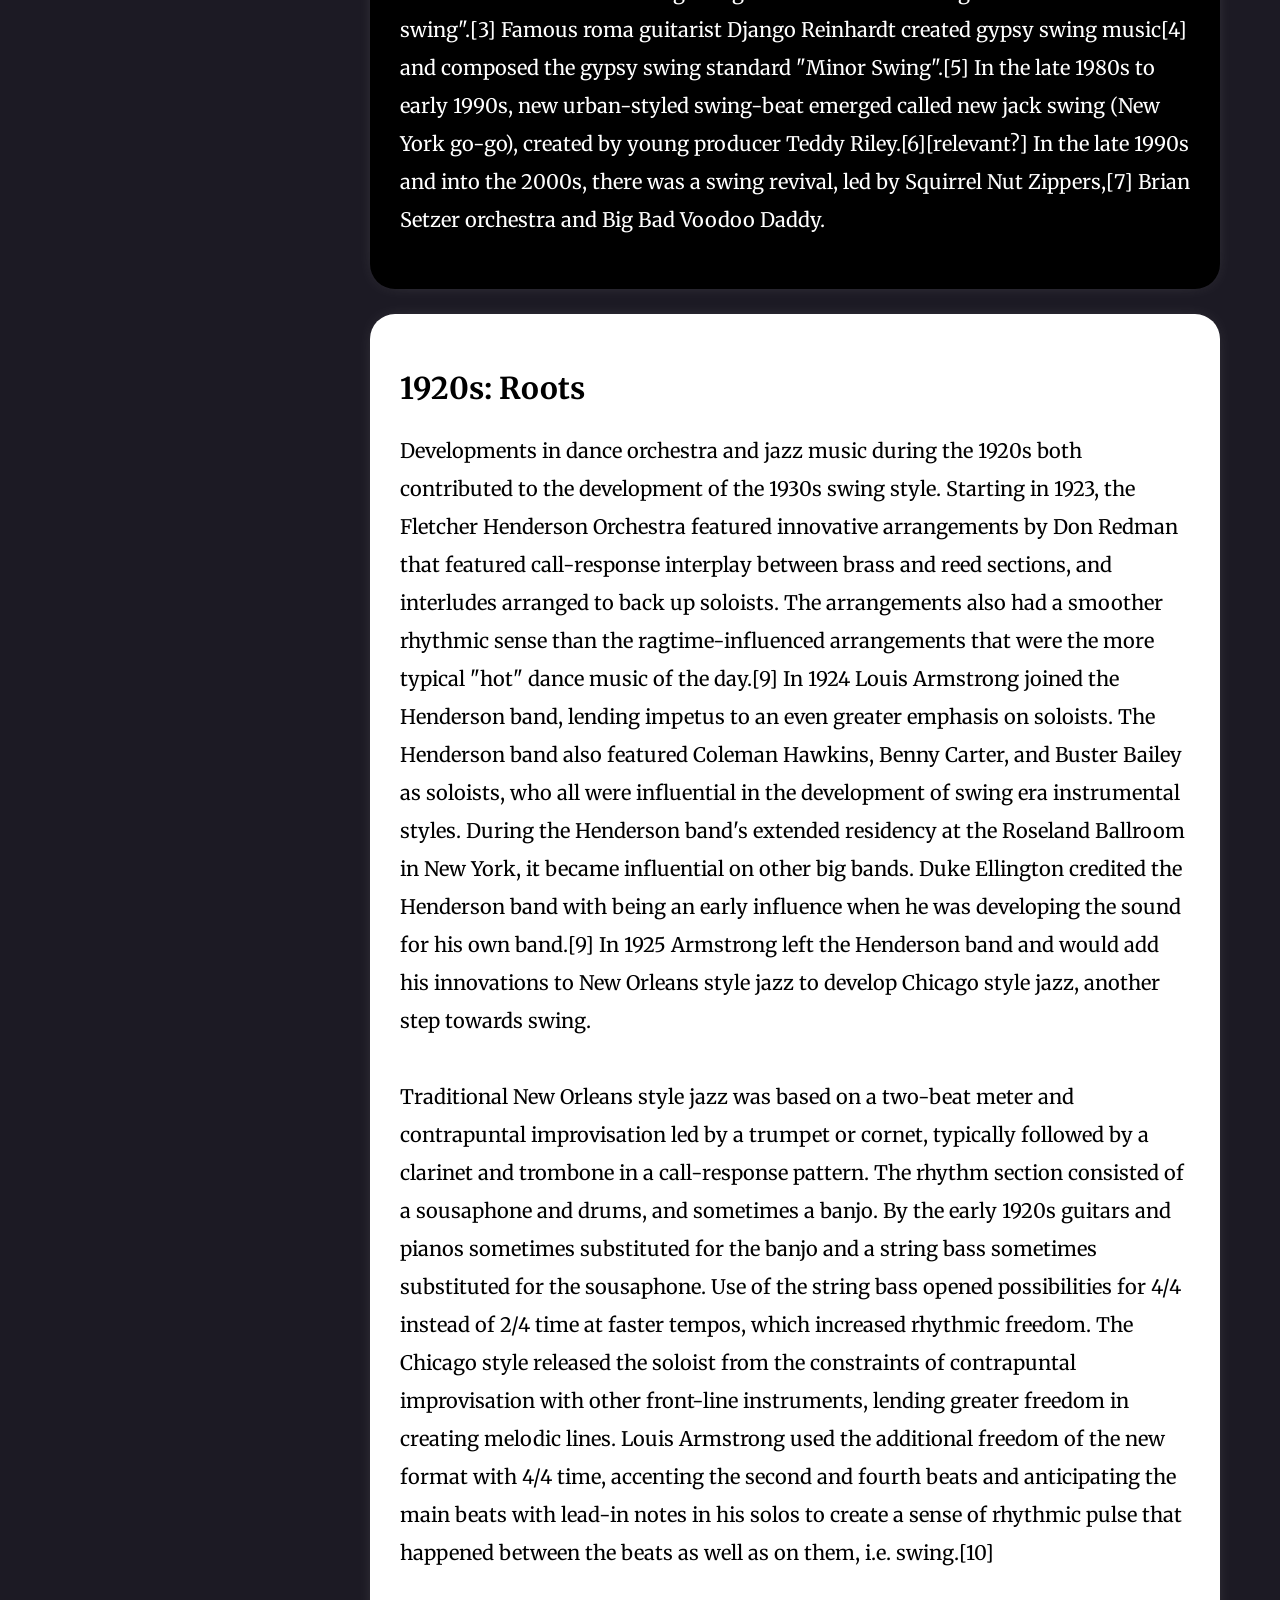
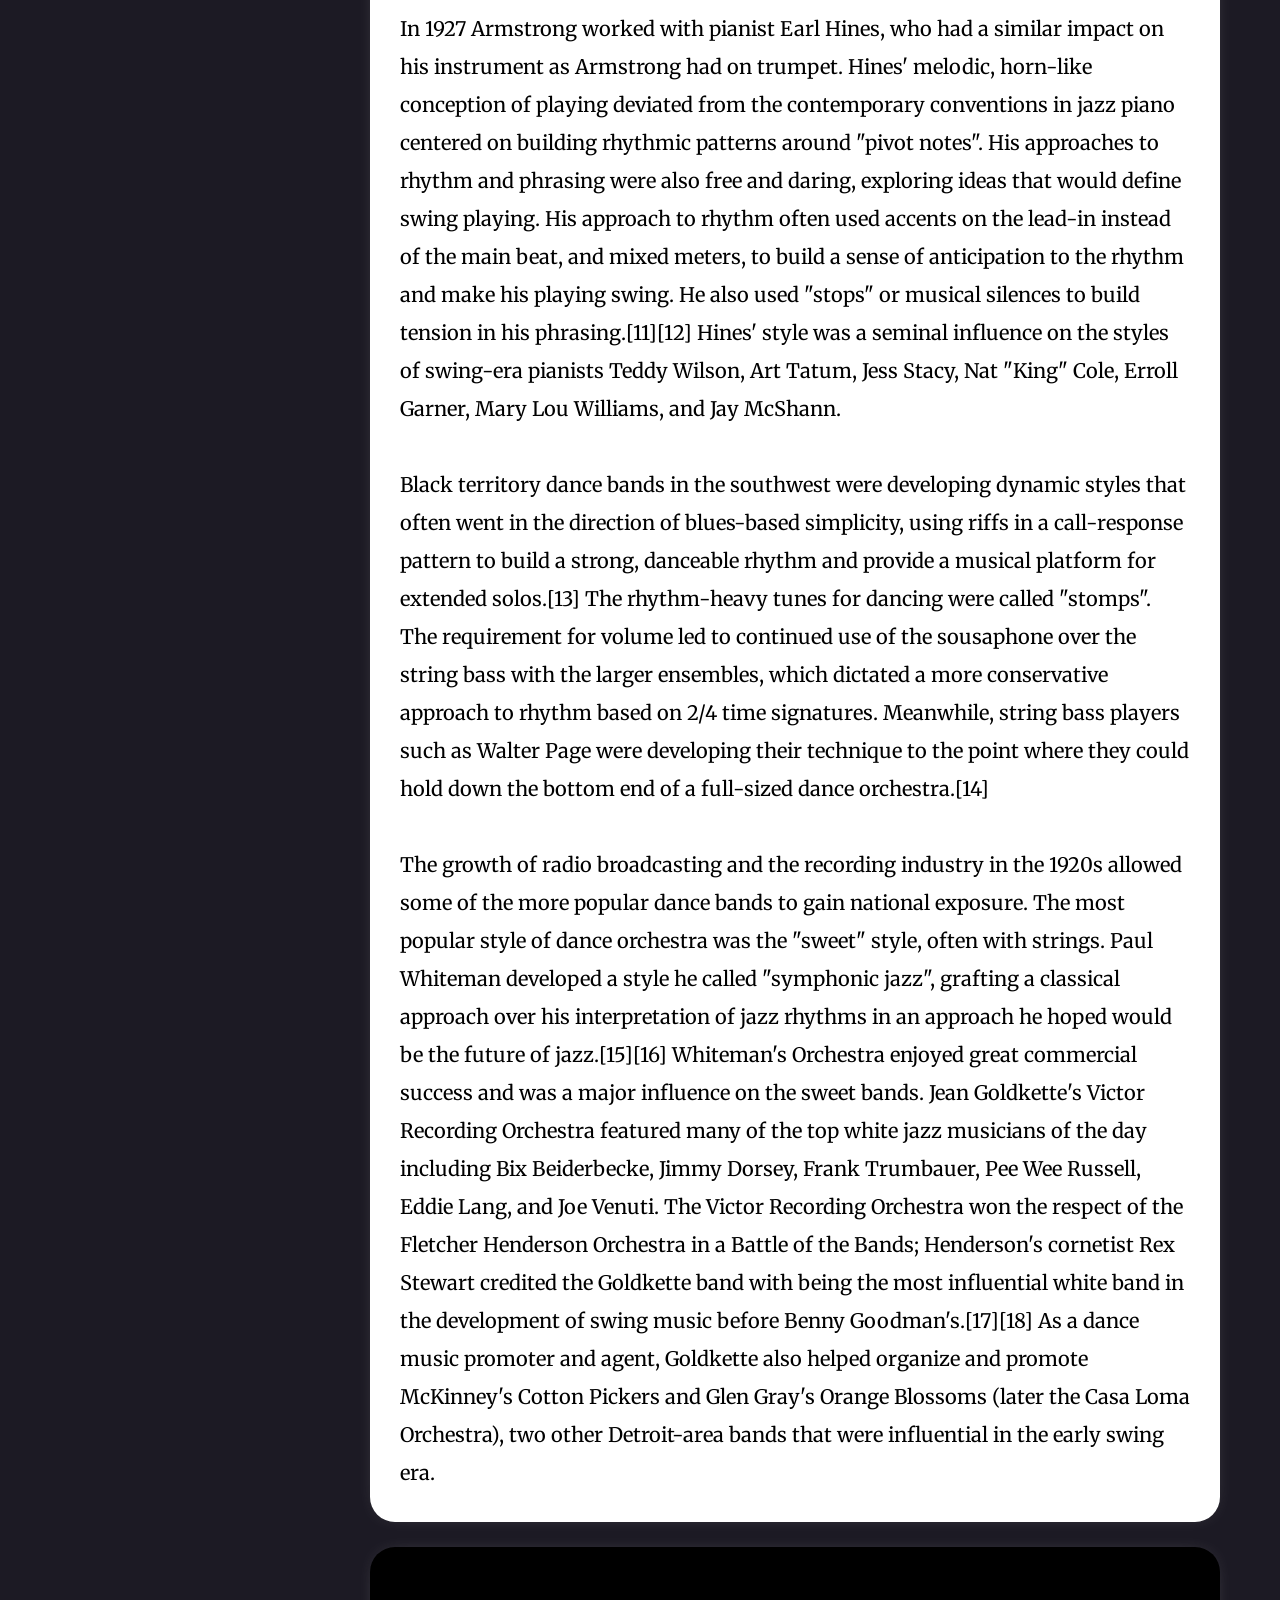
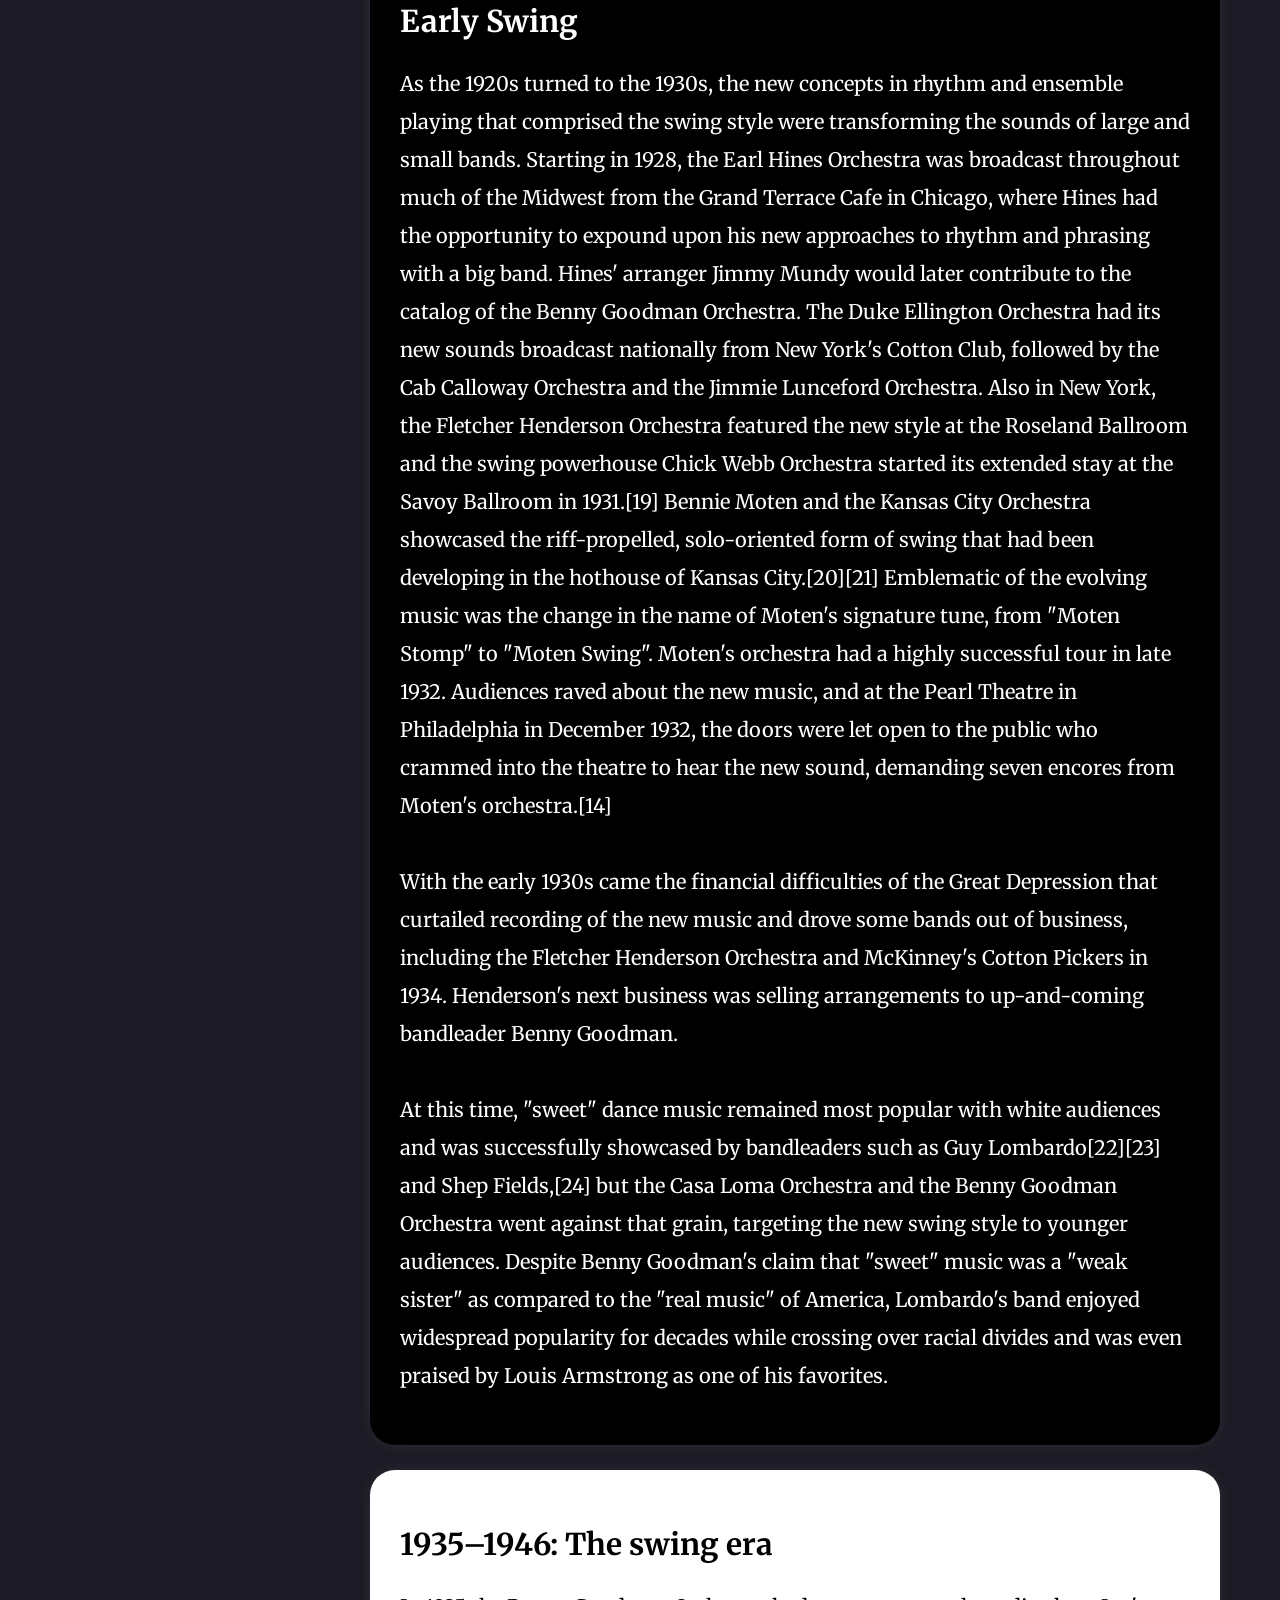
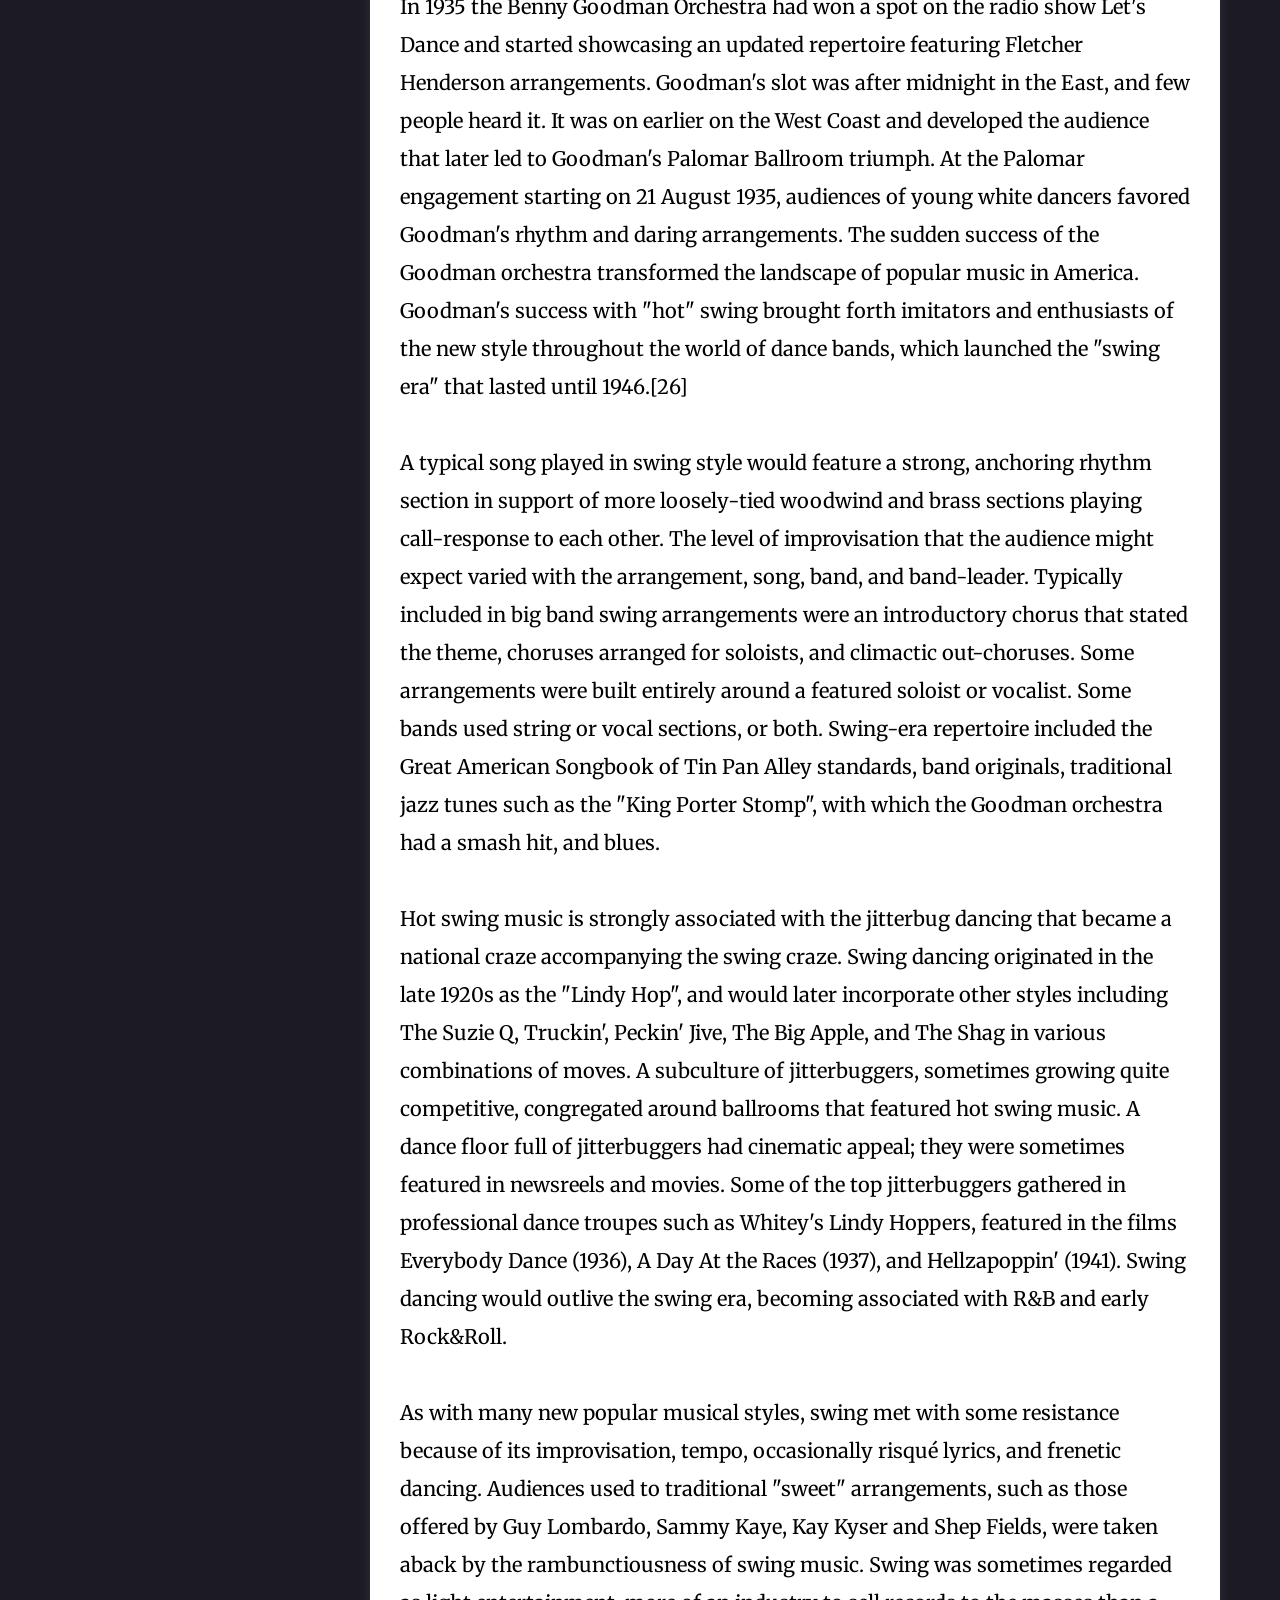
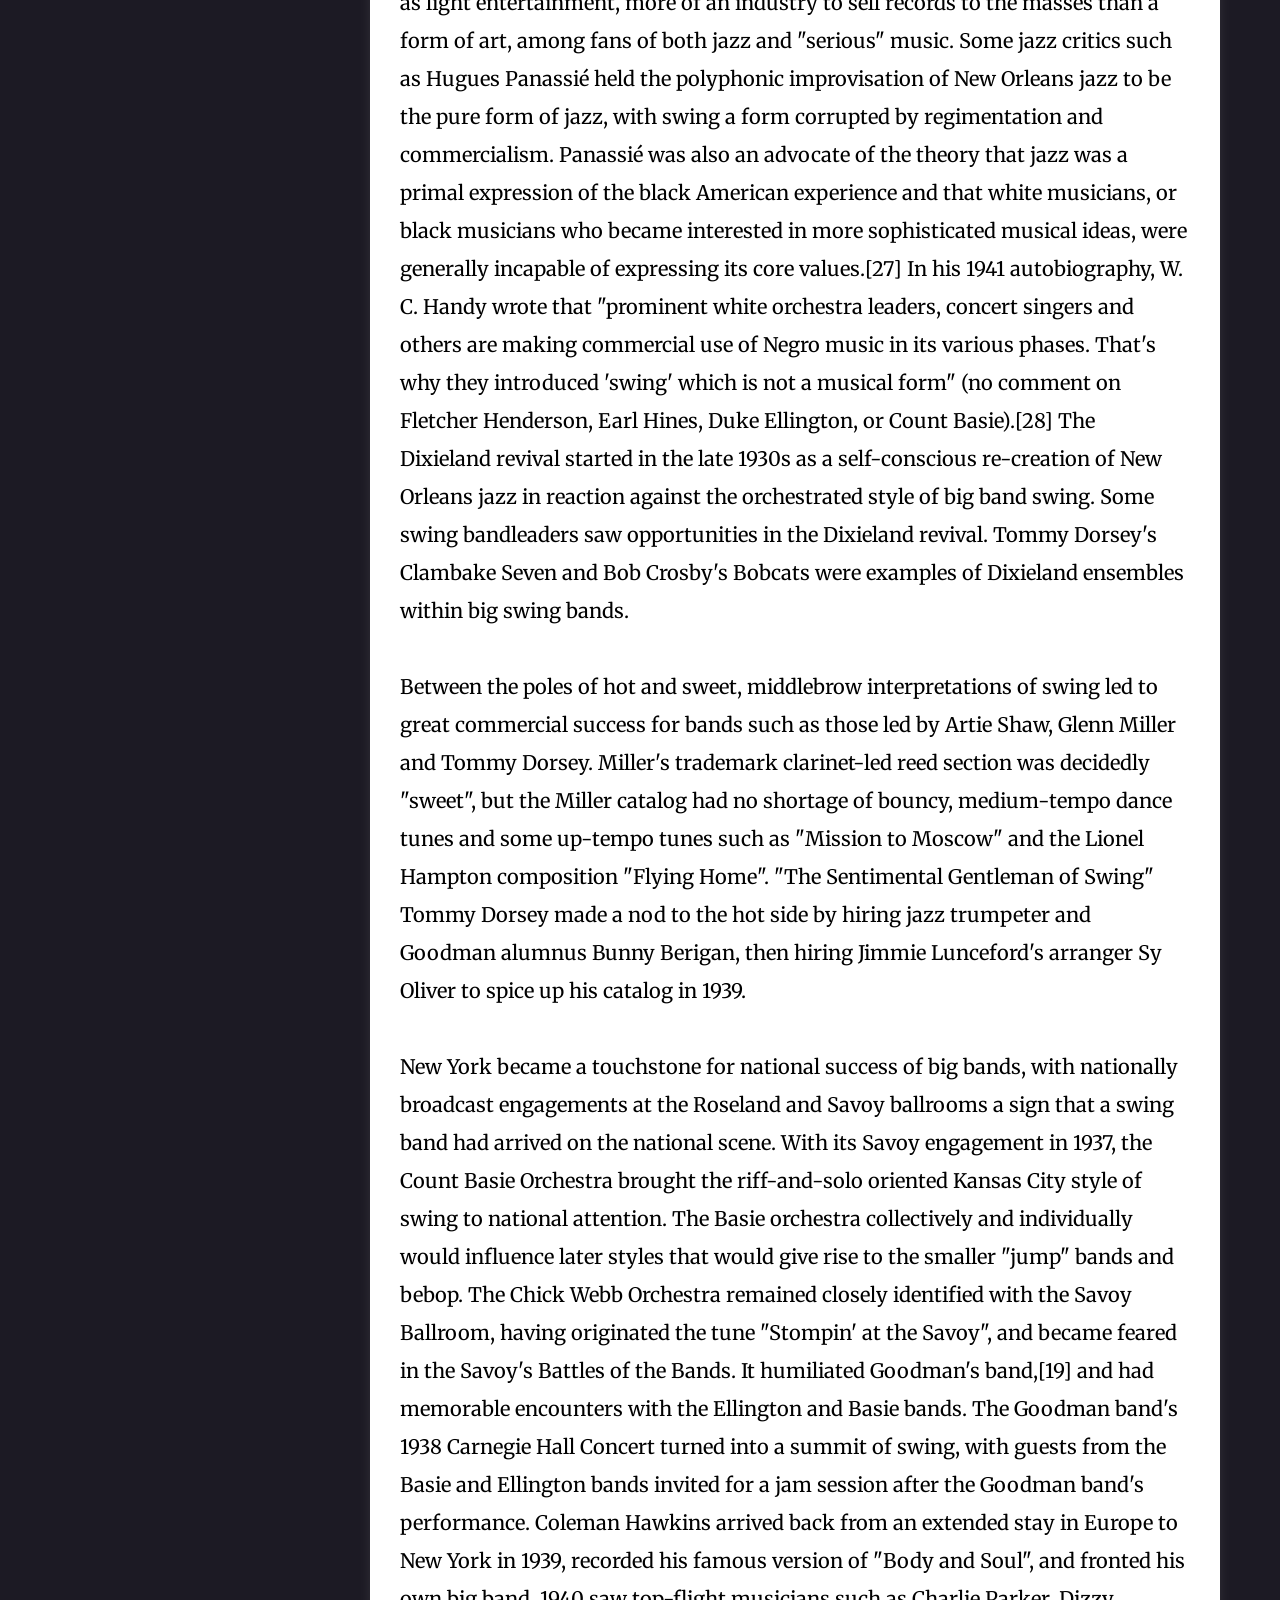
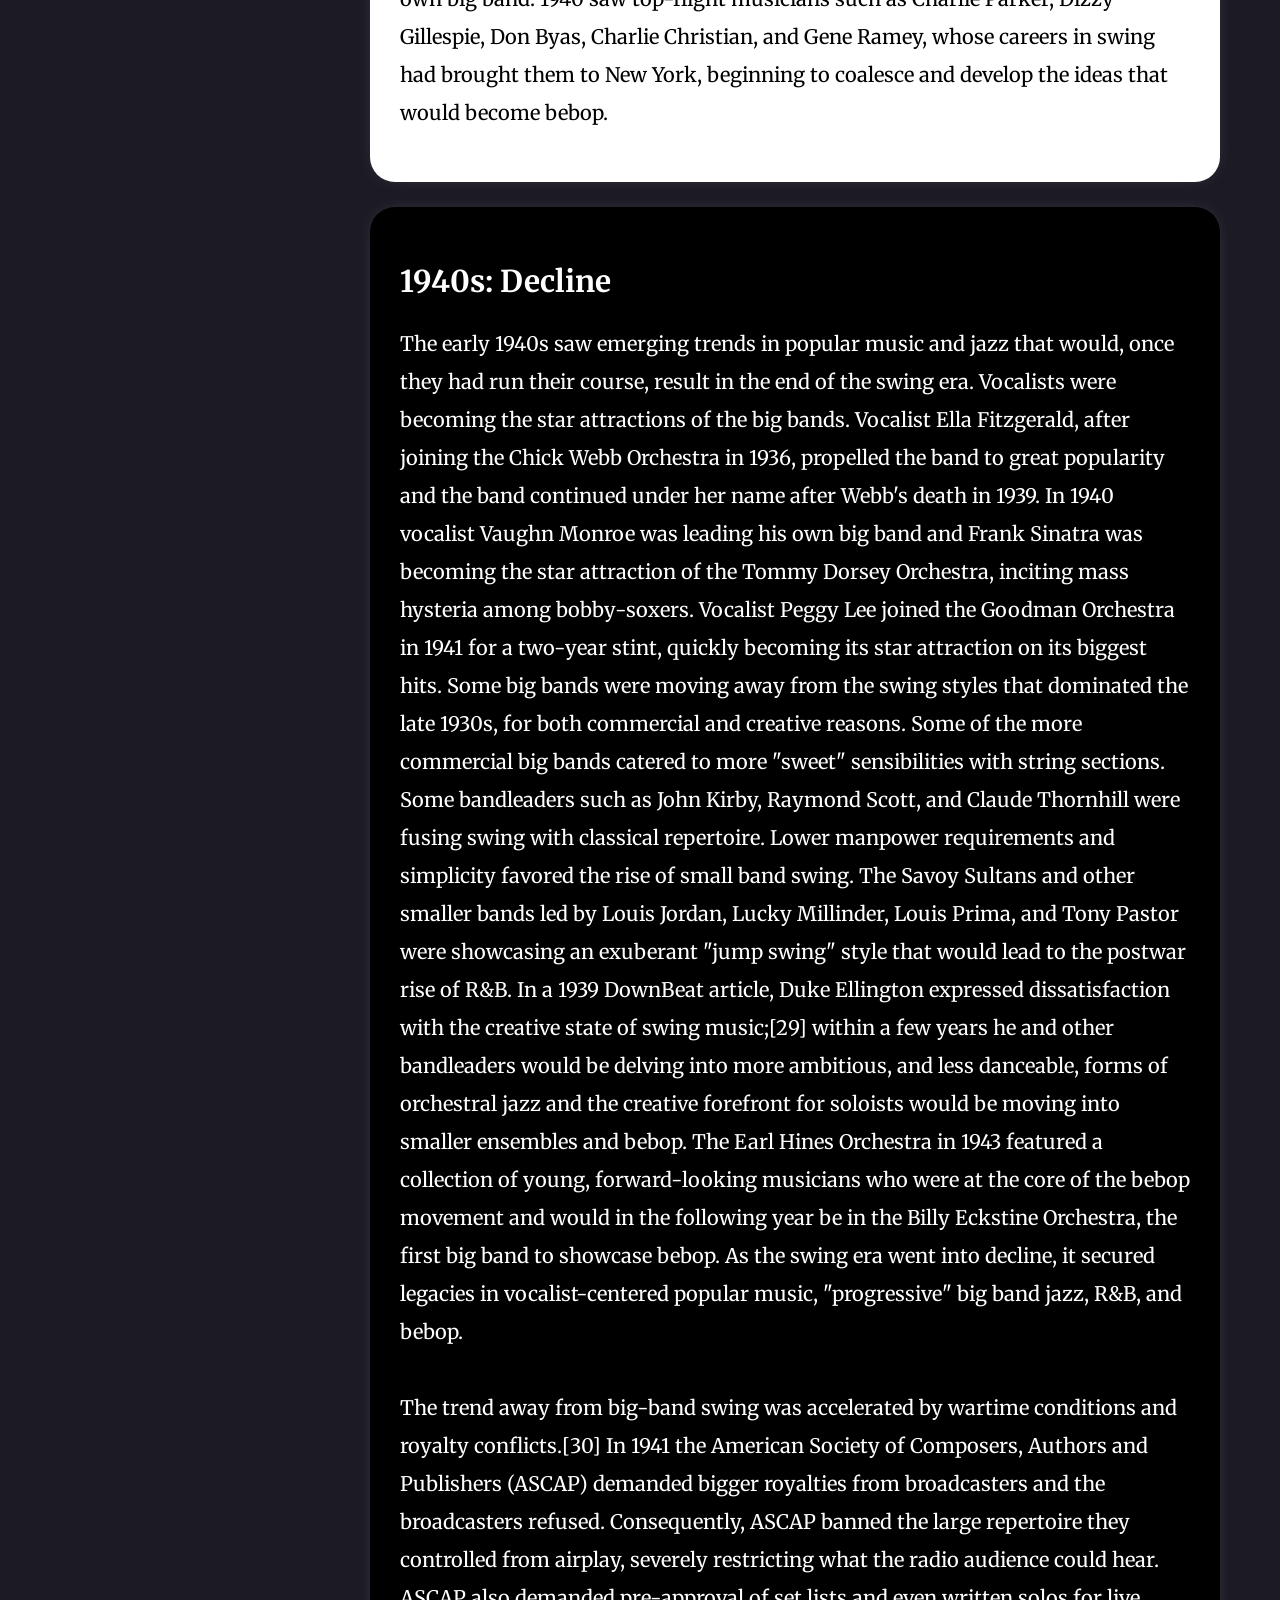
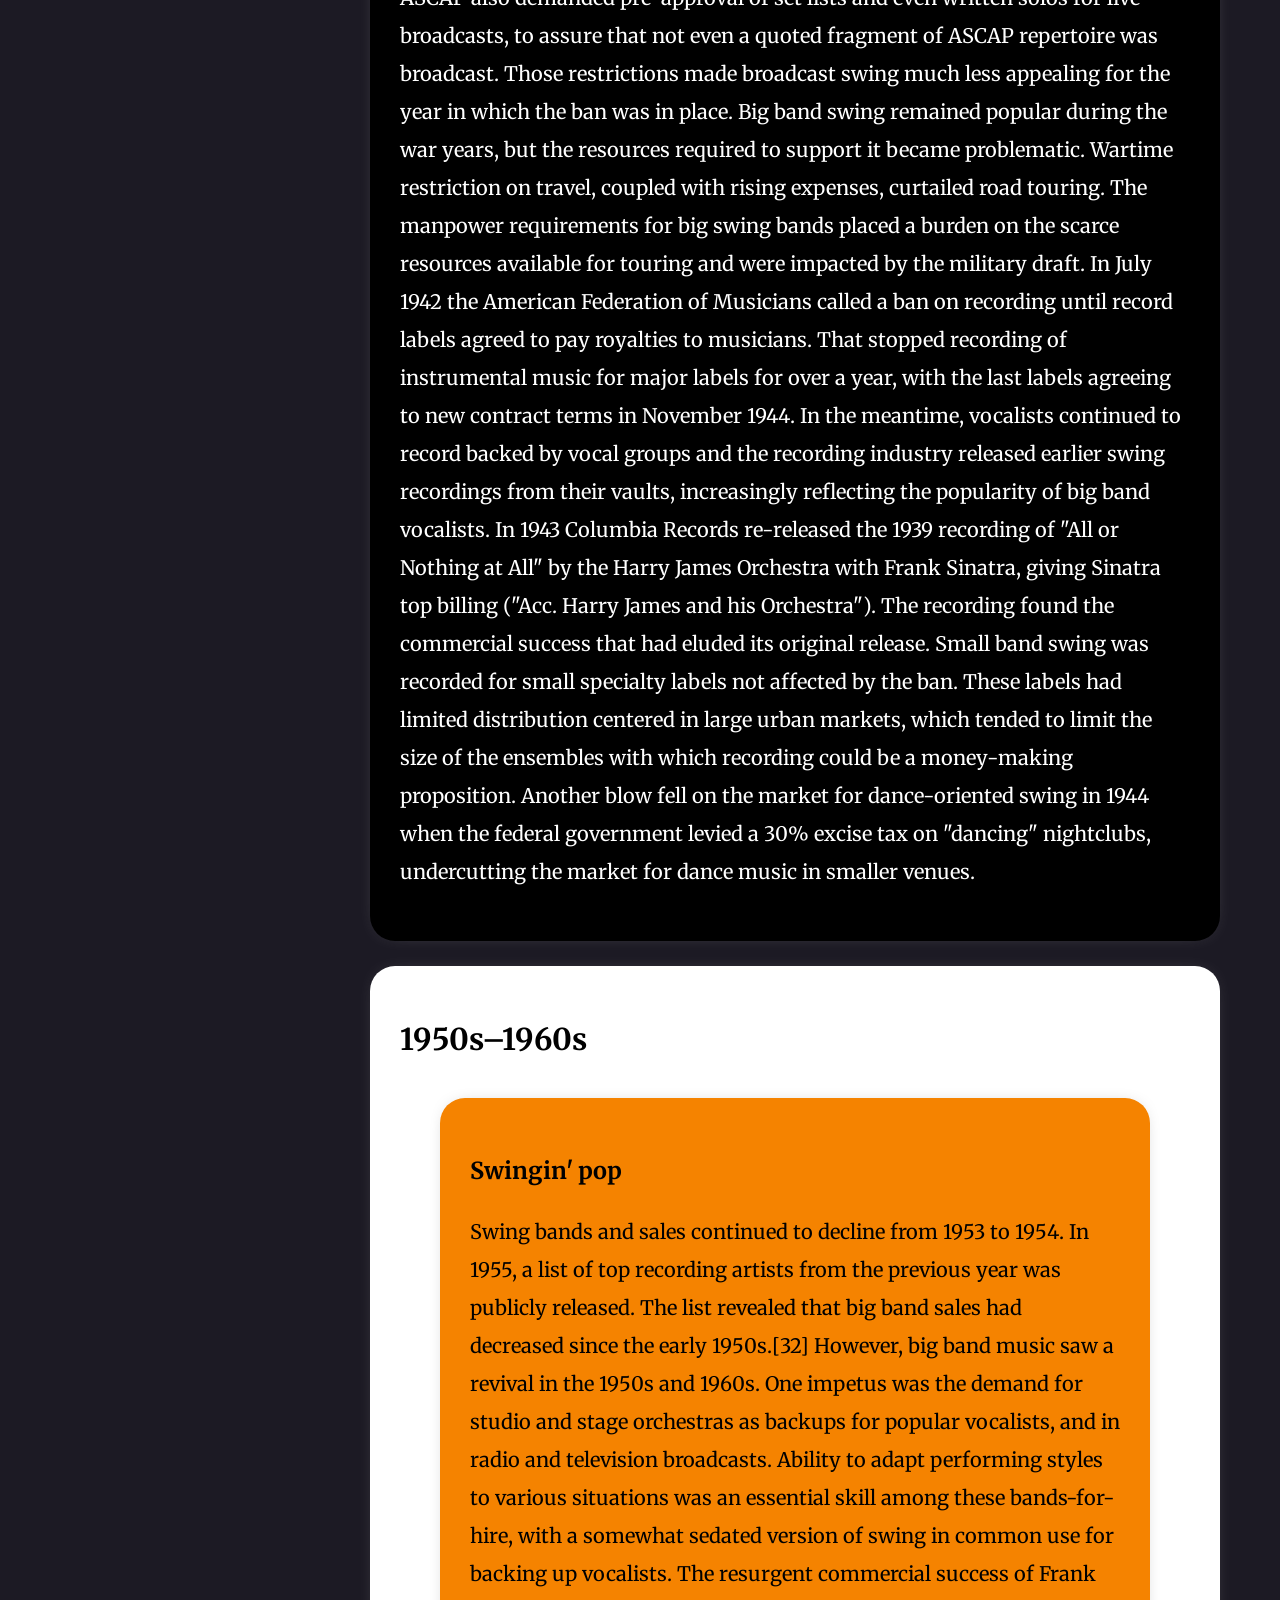
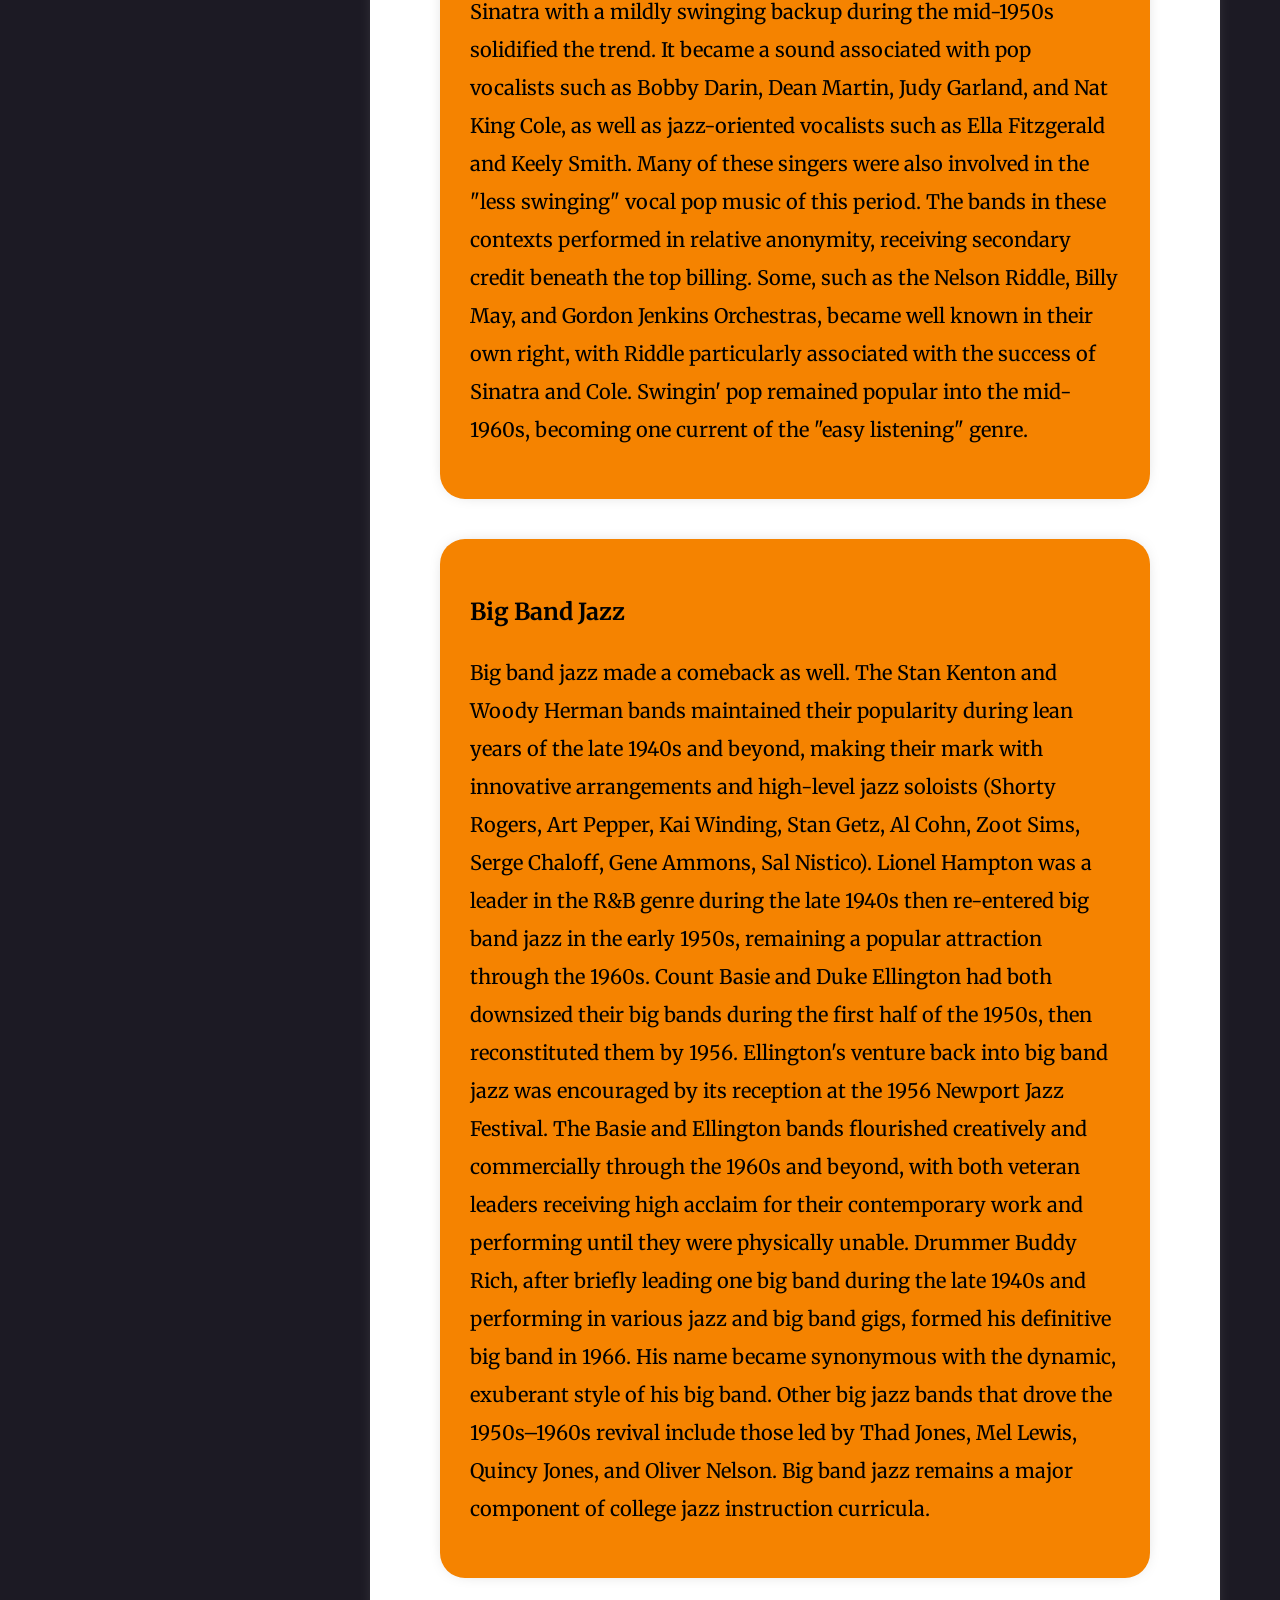
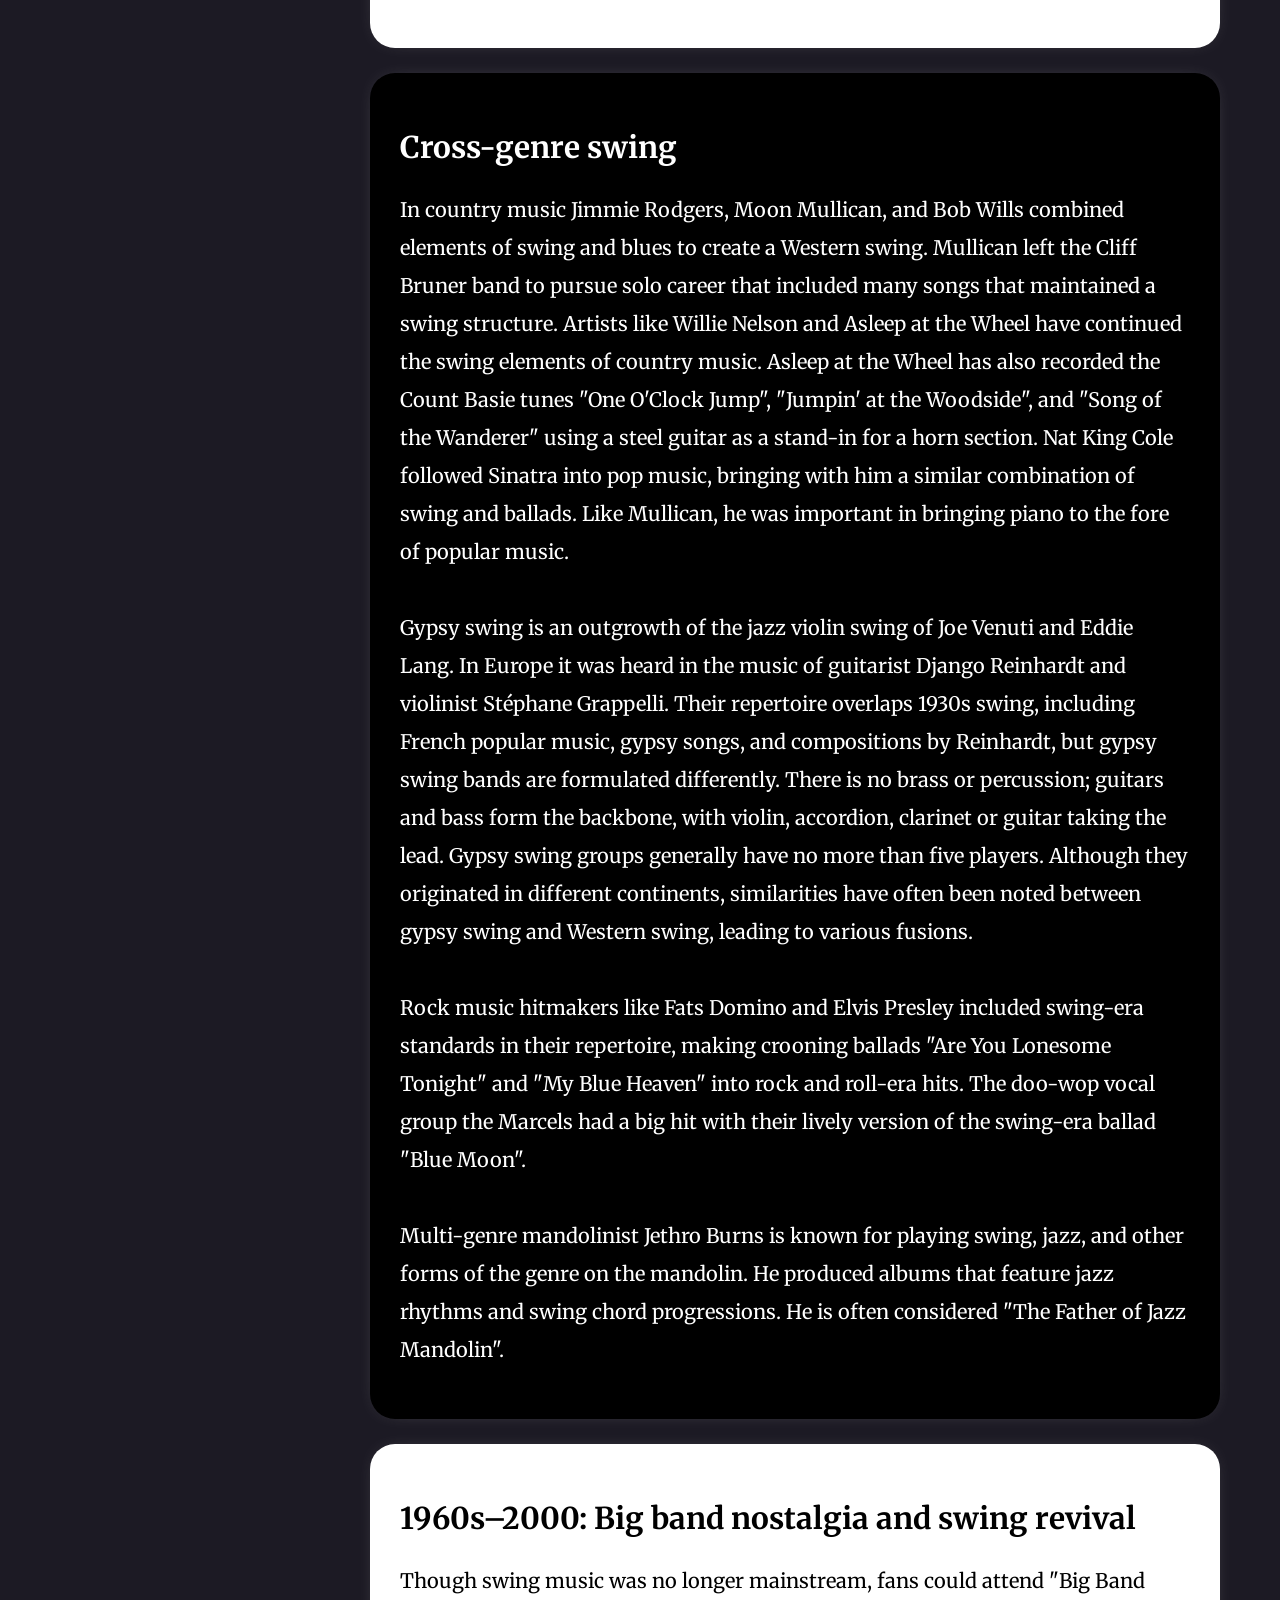
<file: Discover/Content/Swing/index.html>
<!DOCTYPE html>
<html lang="en">
    <head>
        <meta charset="UTF-8">
        <link rel="stylesheet" href="/Discover/Content_Style.css">
        <meta name="viewport" content="width=device-width, initial-scale=1.0">
        <title>Discover | Jazz Swing</title>
    </head>
    <body>
        
        <header>
            <img src="/Images/Potential Logo.svg" alt="logo" class="logo" width="7%">
            <div class="head">
                <nav class="navbar">
                    <ul class="navlinks">
                        <li><a href="/Accueil.html"> What's JAZZHUB ? </a></li>
                        <li><a href="/E-Learning/E-Learning.html"> E-Learning </a></li>
                        <li><a href="/store/Store.html"> Store </a></li>
                        <li><a href="/Discover/Main Page/index.html"> Discover </a></li>
                    </ul>
                </nav>
            </div>
            
        </header> 

        <main>

            <div class="sidenav">
                <h3>Contents</h3>
                <ul class="sidenav-list">
                    <li><a href="#header">Top</a></li>
                    <li><a href="#about">About</a></li>
                    <li><a href="#overview">Overview</a></li>
                    <li><a href="#roots">1920s: Roots</a></li>
                    <li><a href="#earlySwing">Early Swing</a></li>
                    <li><a href="#swingEra">1935–1946: The Swing Era</a></li>
                    <li><a href="#decline">1940s: Decline</a></li>
                    <li>
                        <a href="#5060">1950s–1960s</a>
                        <ul class="sidenav-sub">
                            <li><a href="#swinginPop">Swingin' Pop</a></li>
                            <li><a href="#bbJazz">Big Band Jazz</a></li>
                        </ul>
                    </li>
                    <li><a href="#crossGenre">Cross-genre Swing</a></li>
                    <li><a href="#revival">1960s–2000: Revival</a></li>
                    <li><a href="#present">1990s–Present</a></li>
                </ul>
            </div>

            <div class="banContainer">

                <img class="banner" src="/Images/Screen-Shot-2023-02-28-at-10.13.48-AM-768x483.png" alt="banner">

            </div>

            <div class="main">

                

                <div id="about" class="mainBlock">

                    <h1 class="title">Swing Music</h1>

                    <p>
                        Swing music is a style of jazz that developed in the United States during the late 1920s and early 1930s. It became nationally popular from the mid-1930s. Swing bands usually featured soloists who would improvise on the melody over the arrangement. The danceable swing style of big bands and bandleaders such as Fletcher Henderson and Benny Goodman was the dominant form of American popular music from 1935 to 1946, known as the swing era, when people were dancing the Lindy Hop. The verb "to swing" is also used as a term of praise for playing that has a strong groove or drive. Big band leaders of the swing era include Benny Goodman, Duke Ellington, Count Basie, Jimmie Lunceford, Cab Calloway, Benny Carter, Jimmy Dorsey, Tommy Dorsey, Earl Hines, Bunny Berigan, Harry James, Lionel Hampton, Glenn Miller, and Artie Shaw.
                    </p>

                </div>

                <div id="overview" class="mainBlock">

                    <h2 class="title">Overview</h2>

                    <p>
                        Swing has its roots in 1920s dance music ensembles, which began using new styles of written arrangements, incorporating rhythmic innovations pioneered by Louis Armstrong, Coleman Hawkins, Benny Carter and other jazzmen.[1] During the World War II era, swing began to decline in popularity, and after the war, bebop and jump blues gained popularity.[2]
    <br><br>
    Swing blended with other genres to create new musical styles. In country music, artists such as Jimmie Rodgers, Moon Mullican, Milton Brown and Bob Wills introduced elements of swing along with blues to create a genre called "western swing".[3] Famous roma guitarist Django Reinhardt created gypsy swing music[4] and composed the gypsy swing standard "Minor Swing".[5] In the late 1980s to early 1990s, new urban-styled swing-beat emerged called new jack swing (New York go-go), created by young producer Teddy Riley.[6][relevant?] In the late 1990s and into the 2000s, there was a swing revival, led by Squirrel Nut Zippers,[7] Brian Setzer orchestra and Big Bad Voodoo Daddy.
                    </p>

                </div>

                <div id="roots" class="mainBlock">

                    <h2 class="title">1920s: Roots</h2>

                    Developments in dance orchestra and jazz music during the 1920s both contributed to the development of the 1930s swing style. Starting in 1923, the Fletcher Henderson Orchestra featured innovative arrangements by Don Redman that featured call-response interplay between brass and reed sections, and interludes arranged to back up soloists. The arrangements also had a smoother rhythmic sense than the ragtime-influenced arrangements that were the more typical "hot" dance music of the day.[9] In 1924 Louis Armstrong joined the Henderson band, lending impetus to an even greater emphasis on soloists. The Henderson band also featured Coleman Hawkins, Benny Carter, and Buster Bailey as soloists, who all were influential in the development of swing era instrumental styles. During the Henderson band's extended residency at the Roseland Ballroom in New York, it became influential on other big bands. Duke Ellington credited the Henderson band with being an early influence when he was developing the sound for his own band.[9] In 1925 Armstrong left the Henderson band and would add his innovations to New Orleans style jazz to develop Chicago style jazz, another step towards swing.
    <br><br>
    Traditional New Orleans style jazz was based on a two-beat meter and contrapuntal improvisation led by a trumpet or cornet, typically followed by a clarinet and trombone in a call-response pattern. The rhythm section consisted of a sousaphone and drums, and sometimes a banjo. By the early 1920s guitars and pianos sometimes substituted for the banjo and a string bass sometimes substituted for the sousaphone. Use of the string bass opened possibilities for 4/4 instead of 2/4 time at faster tempos, which increased rhythmic freedom. The Chicago style released the soloist from the constraints of contrapuntal improvisation with other front-line instruments, lending greater freedom in creating melodic lines. Louis Armstrong used the additional freedom of the new format with 4/4 time, accenting the second and fourth beats and anticipating the main beats with lead-in notes in his solos to create a sense of rhythmic pulse that happened between the beats as well as on them, i.e. swing.[10]
    <br><br>
    In 1927 Armstrong worked with pianist Earl Hines, who had a similar impact on his instrument as Armstrong had on trumpet. Hines' melodic, horn-like conception of playing deviated from the contemporary conventions in jazz piano centered on building rhythmic patterns around "pivot notes". His approaches to rhythm and phrasing were also free and daring, exploring ideas that would define swing playing. His approach to rhythm often used accents on the lead-in instead of the main beat, and mixed meters, to build a sense of anticipation to the rhythm and make his playing swing. He also used "stops" or musical silences to build tension in his phrasing.[11][12] Hines' style was a seminal influence on the styles of swing-era pianists Teddy Wilson, Art Tatum, Jess Stacy, Nat "King" Cole, Erroll Garner, Mary Lou Williams, and Jay McShann.
    <br><br>
    Black territory dance bands in the southwest were developing dynamic styles that often went in the direction of blues-based simplicity, using riffs in a call-response pattern to build a strong, danceable rhythm and provide a musical platform for extended solos.[13] The rhythm-heavy tunes for dancing were called "stomps". The requirement for volume led to continued use of the sousaphone over the string bass with the larger ensembles, which dictated a more conservative approach to rhythm based on 2/4 time signatures. Meanwhile, string bass players such as Walter Page were developing their technique to the point where they could hold down the bottom end of a full-sized dance orchestra.[14]
    <br><br>
    The growth of radio broadcasting and the recording industry in the 1920s allowed some of the more popular dance bands to gain national exposure. The most popular style of dance orchestra was the "sweet" style, often with strings. Paul Whiteman developed a style he called "symphonic jazz", grafting a classical approach over his interpretation of jazz rhythms in an approach he hoped would be the future of jazz.[15][16] Whiteman's Orchestra enjoyed great commercial success and was a major influence on the sweet bands. Jean Goldkette's Victor Recording Orchestra featured many of the top white jazz musicians of the day including Bix Beiderbecke, Jimmy Dorsey, Frank Trumbauer, Pee Wee Russell, Eddie Lang, and Joe Venuti. The Victor Recording Orchestra won the respect of the Fletcher Henderson Orchestra in a Battle of the Bands; Henderson's cornetist Rex Stewart credited the Goldkette band with being the most influential white band in the development of swing music before Benny Goodman's.[17][18] As a dance music promoter and agent, Goldkette also helped organize and promote McKinney's Cotton Pickers and Glen Gray's Orange Blossoms (later the Casa Loma Orchestra), two other Detroit-area bands that were influential in the early swing era. 

                </div>

                <div id="earlySwing" class="mainBlock">

                    <h2 class="title">Early Swing</h2>

                    <p>
                        As the 1920s turned to the 1930s, the new concepts in rhythm and ensemble playing that comprised the swing style were transforming the sounds of large and small bands. Starting in 1928, the Earl Hines Orchestra was broadcast throughout much of the Midwest from the Grand Terrace Cafe in Chicago, where Hines had the opportunity to expound upon his new approaches to rhythm and phrasing with a big band. Hines' arranger Jimmy Mundy would later contribute to the catalog of the Benny Goodman Orchestra. The Duke Ellington Orchestra had its new sounds broadcast nationally from New York's Cotton Club, followed by the Cab Calloway Orchestra and the Jimmie Lunceford Orchestra. Also in New York, the Fletcher Henderson Orchestra featured the new style at the Roseland Ballroom and the swing powerhouse Chick Webb Orchestra started its extended stay at the Savoy Ballroom in 1931.[19] Bennie Moten and the Kansas City Orchestra showcased the riff-propelled, solo-oriented form of swing that had been developing in the hothouse of Kansas City.[20][21] Emblematic of the evolving music was the change in the name of Moten's signature tune, from "Moten Stomp" to "Moten Swing". Moten's orchestra had a highly successful tour in late 1932. Audiences raved about the new music, and at the Pearl Theatre in Philadelphia in December 1932, the doors were let open to the public who crammed into the theatre to hear the new sound, demanding seven encores from Moten's orchestra.[14]
    <br><br>
    With the early 1930s came the financial difficulties of the Great Depression that curtailed recording of the new music and drove some bands out of business, including the Fletcher Henderson Orchestra and McKinney's Cotton Pickers in 1934. Henderson's next business was selling arrangements to up-and-coming bandleader Benny Goodman.
    <br><br>
    At this time, "sweet" dance music remained most popular with white audiences and was successfully showcased by bandleaders such as Guy Lombardo[22][23] and Shep Fields,[24] but the Casa Loma Orchestra and the Benny Goodman Orchestra went against that grain, targeting the new swing style to younger audiences. Despite Benny Goodman's claim that "sweet" music was a "weak sister" as compared to the "real music" of America, Lombardo's band enjoyed widespread popularity for decades while crossing over racial divides and was even praised by Louis Armstrong as one of his favorites.
                    </p>

                </div>

                <div id="swingEra" class="mainBlock">

                    <h2 class="title">1935–1946: The swing era</h2>

                    <p>In 1935 the Benny Goodman Orchestra had won a spot on the radio show Let's Dance and started showcasing an updated repertoire featuring Fletcher Henderson arrangements. Goodman's slot was after midnight in the East, and few people heard it. It was on earlier on the West Coast and developed the audience that later led to Goodman's Palomar Ballroom triumph. At the Palomar engagement starting on 21 August 1935, audiences of young white dancers favored Goodman's rhythm and daring arrangements. The sudden success of the Goodman orchestra transformed the landscape of popular music in America. Goodman's success with "hot" swing brought forth imitators and enthusiasts of the new style throughout the world of dance bands, which launched the "swing era" that lasted until 1946.[26]
    <br><br>
    A typical song played in swing style would feature a strong, anchoring rhythm section in support of more loosely-tied woodwind and brass sections playing call-response to each other. The level of improvisation that the audience might expect varied with the arrangement, song, band, and band-leader. Typically included in big band swing arrangements were an introductory chorus that stated the theme, choruses arranged for soloists, and climactic out-choruses. Some arrangements were built entirely around a featured soloist or vocalist. Some bands used string or vocal sections, or both. Swing-era repertoire included the Great American Songbook of Tin Pan Alley standards, band originals, traditional jazz tunes such as the "King Porter Stomp", with which the Goodman orchestra had a smash hit, and blues.
    <br><br>
    Hot swing music is strongly associated with the jitterbug dancing that became a national craze accompanying the swing craze. Swing dancing originated in the late 1920s as the "Lindy Hop", and would later incorporate other styles including The Suzie Q, Truckin', Peckin' Jive, The Big Apple, and The Shag in various combinations of moves. A subculture of jitterbuggers, sometimes growing quite competitive, congregated around ballrooms that featured hot swing music. A dance floor full of jitterbuggers had cinematic appeal; they were sometimes featured in newsreels and movies. Some of the top jitterbuggers gathered in professional dance troupes such as Whitey's Lindy Hoppers, featured in the films Everybody Dance (1936), A Day At the Races (1937), and Hellzapoppin' (1941). Swing dancing would outlive the swing era, becoming associated with R&B and early Rock&Roll.
    <br><br>
    As with many new popular musical styles, swing met with some resistance because of its improvisation, tempo, occasionally risqué lyrics, and frenetic dancing. Audiences used to traditional "sweet" arrangements, such as those offered by Guy Lombardo, Sammy Kaye, Kay Kyser and Shep Fields, were taken aback by the rambunctiousness of swing music. Swing was sometimes regarded as light entertainment, more of an industry to sell records to the masses than a form of art, among fans of both jazz and "serious" music. Some jazz critics such as Hugues Panassié held the polyphonic improvisation of New Orleans jazz to be the pure form of jazz, with swing a form corrupted by regimentation and commercialism. Panassié was also an advocate of the theory that jazz was a primal expression of the black American experience and that white musicians, or black musicians who became interested in more sophisticated musical ideas, were generally incapable of expressing its core values.[27] In his 1941 autobiography, W. C. Handy wrote that "prominent white orchestra leaders, concert singers and others are making commercial use of Negro music in its various phases. That's why they introduced 'swing' which is not a musical form" (no comment on Fletcher Henderson, Earl Hines, Duke Ellington, or Count Basie).[28] The Dixieland revival started in the late 1930s as a self-conscious re-creation of New Orleans jazz in reaction against the orchestrated style of big band swing. Some swing bandleaders saw opportunities in the Dixieland revival. Tommy Dorsey's Clambake Seven and Bob Crosby's Bobcats were examples of Dixieland ensembles within big swing bands.
    <br><br>
    Between the poles of hot and sweet, middlebrow interpretations of swing led to great commercial success for bands such as those led by Artie Shaw, Glenn Miller and Tommy Dorsey. Miller's trademark clarinet-led reed section was decidedly "sweet", but the Miller catalog had no shortage of bouncy, medium-tempo dance tunes and some up-tempo tunes such as "Mission to Moscow" and the Lionel Hampton composition "Flying Home". "The Sentimental Gentleman of Swing" Tommy Dorsey made a nod to the hot side by hiring jazz trumpeter and Goodman alumnus Bunny Berigan, then hiring Jimmie Lunceford's arranger Sy Oliver to spice up his catalog in 1939.
    <br><br>
    New York became a touchstone for national success of big bands, with nationally broadcast engagements at the Roseland and Savoy ballrooms a sign that a swing band had arrived on the national scene. With its Savoy engagement in 1937, the Count Basie Orchestra brought the riff-and-solo oriented Kansas City style of swing to national attention. The Basie orchestra collectively and individually would influence later styles that would give rise to the smaller "jump" bands and bebop. The Chick Webb Orchestra remained closely identified with the Savoy Ballroom, having originated the tune "Stompin' at the Savoy", and became feared in the Savoy's Battles of the Bands. It humiliated Goodman's band,[19] and had memorable encounters with the Ellington and Basie bands. The Goodman band's 1938 Carnegie Hall Concert turned into a summit of swing, with guests from the Basie and Ellington bands invited for a jam session after the Goodman band's performance. Coleman Hawkins arrived back from an extended stay in Europe to New York in 1939, recorded his famous version of "Body and Soul", and fronted his own big band. 1940 saw top-flight musicians such as Charlie Parker, Dizzy Gillespie, Don Byas, Charlie Christian, and Gene Ramey, whose careers in swing had brought them to New York, beginning to coalesce and develop the ideas that would become bebop. </p>

                </div>

                <div id="decline" class="mainBlock">

                    <h2 class="title">1940s: Decline</h2>

                    <p>
                        The early 1940s saw emerging trends in popular music and jazz that would, once they had run their course, result in the end of the swing era. Vocalists were becoming the star attractions of the big bands. Vocalist Ella Fitzgerald, after joining the Chick Webb Orchestra in 1936, propelled the band to great popularity and the band continued under her name after Webb's death in 1939. In 1940 vocalist Vaughn Monroe was leading his own big band and Frank Sinatra was becoming the star attraction of the Tommy Dorsey Orchestra, inciting mass hysteria among bobby-soxers. Vocalist Peggy Lee joined the Goodman Orchestra in 1941 for a two-year stint, quickly becoming its star attraction on its biggest hits. Some big bands were moving away from the swing styles that dominated the late 1930s, for both commercial and creative reasons. Some of the more commercial big bands catered to more "sweet" sensibilities with string sections. Some bandleaders such as John Kirby, Raymond Scott, and Claude Thornhill were fusing swing with classical repertoire. Lower manpower requirements and simplicity favored the rise of small band swing. The Savoy Sultans and other smaller bands led by Louis Jordan, Lucky Millinder, Louis Prima, and Tony Pastor were showcasing an exuberant "jump swing" style that would lead to the postwar rise of R&B. In a 1939 DownBeat article, Duke Ellington expressed dissatisfaction with the creative state of swing music;[29] within a few years he and other bandleaders would be delving into more ambitious, and less danceable, forms of orchestral jazz and the creative forefront for soloists would be moving into smaller ensembles and bebop. The Earl Hines Orchestra in 1943 featured a collection of young, forward-looking musicians who were at the core of the bebop movement and would in the following year be in the Billy Eckstine Orchestra, the first big band to showcase bebop. As the swing era went into decline, it secured legacies in vocalist-centered popular music, "progressive" big band jazz, R&B, and bebop.
    <br><br>
    The trend away from big-band swing was accelerated by wartime conditions and royalty conflicts.[30] In 1941 the American Society of Composers, Authors and Publishers (ASCAP) demanded bigger royalties from broadcasters and the broadcasters refused. Consequently, ASCAP banned the large repertoire they controlled from airplay, severely restricting what the radio audience could hear. ASCAP also demanded pre-approval of set lists and even written solos for live broadcasts, to assure that not even a quoted fragment of ASCAP repertoire was broadcast. Those restrictions made broadcast swing much less appealing for the year in which the ban was in place. Big band swing remained popular during the war years, but the resources required to support it became problematic. Wartime restriction on travel, coupled with rising expenses, curtailed road touring. The manpower requirements for big swing bands placed a burden on the scarce resources available for touring and were impacted by the military draft. In July 1942 the American Federation of Musicians called a ban on recording until record labels agreed to pay royalties to musicians. That stopped recording of instrumental music for major labels for over a year, with the last labels agreeing to new contract terms in November 1944. In the meantime, vocalists continued to record backed by vocal groups and the recording industry released earlier swing recordings from their vaults, increasingly reflecting the popularity of big band vocalists. In 1943 Columbia Records re-released the 1939 recording of "All or Nothing at All" by the Harry James Orchestra with Frank Sinatra, giving Sinatra top billing ("Acc. Harry James and his Orchestra"). The recording found the commercial success that had eluded its original release. Small band swing was recorded for small specialty labels not affected by the ban. These labels had limited distribution centered in large urban markets, which tended to limit the size of the ensembles with which recording could be a money-making proposition. Another blow fell on the market for dance-oriented swing in 1944 when the federal government levied a 30% excise tax on "dancing" nightclubs, undercutting the market for dance music in smaller venues.
                    </p>

                </div>

                <div id="5060" class="mainBlock">

                    <h2 class="title">1950s–1960s</h2>

                    <div id="swinginPop" class="subBlock">

                        <h3 class="title">Swingin' pop</h3>

                        <p>
                            Swing bands and sales continued to decline from 1953 to 1954. In 1955, a list of top recording artists from the previous year was publicly released. The list revealed that big band sales had decreased since the early 1950s.[32] However, big band music saw a revival in the 1950s and 1960s. One impetus was the demand for studio and stage orchestras as backups for popular vocalists, and in radio and television broadcasts. Ability to adapt performing styles to various situations was an essential skill among these bands-for-hire, with a somewhat sedated version of swing in common use for backing up vocalists. The resurgent commercial success of Frank Sinatra with a mildly swinging backup during the mid-1950s solidified the trend. It became a sound associated with pop vocalists such as Bobby Darin, Dean Martin, Judy Garland, and Nat King Cole, as well as jazz-oriented vocalists such as Ella Fitzgerald and Keely Smith. Many of these singers were also involved in the "less swinging" vocal pop music of this period. The bands in these contexts performed in relative anonymity, receiving secondary credit beneath the top billing. Some, such as the Nelson Riddle, Billy May, and Gordon Jenkins Orchestras, became well known in their own right, with Riddle particularly associated with the success of Sinatra and Cole. Swingin' pop remained popular into the mid-1960s, becoming one current of the "easy listening" genre. 
                        </p>

                    </div>

                    <div id="bbJazz" class="subBlock">

                        <h3 class="title">Big Band Jazz</h3>

                        <p>
                            Big band jazz made a comeback as well. The Stan Kenton and Woody Herman bands maintained their popularity during lean years of the late 1940s and beyond, making their mark with innovative arrangements and high-level jazz soloists (Shorty Rogers, Art Pepper, Kai Winding, Stan Getz, Al Cohn, Zoot Sims, Serge Chaloff, Gene Ammons, Sal Nistico). Lionel Hampton was a leader in the R&B genre during the late 1940s then re-entered big band jazz in the early 1950s, remaining a popular attraction through the 1960s. Count Basie and Duke Ellington had both downsized their big bands during the first half of the 1950s, then reconstituted them by 1956. Ellington's venture back into big band jazz was encouraged by its reception at the 1956 Newport Jazz Festival. The Basie and Ellington bands flourished creatively and commercially through the 1960s and beyond, with both veteran leaders receiving high acclaim for their contemporary work and performing until they were physically unable. Drummer Buddy Rich, after briefly leading one big band during the late 1940s and performing in various jazz and big band gigs, formed his definitive big band in 1966. His name became synonymous with the dynamic, exuberant style of his big band. Other big jazz bands that drove the 1950s–1960s revival include those led by Thad Jones, Mel Lewis, Quincy Jones, and Oliver Nelson. Big band jazz remains a major component of college jazz instruction curricula.
                        </p>

                    </div>

                </div>

                <div id="crossGenre" class="mainBlock">

                    <h2 class="title">Cross-genre swing</h2>

                    <p>
                        In country music Jimmie Rodgers, Moon Mullican, and Bob Wills combined elements of swing and blues to create a Western swing. Mullican left the Cliff Bruner band to pursue solo career that included many songs that maintained a swing structure. Artists like Willie Nelson and Asleep at the Wheel have continued the swing elements of country music. Asleep at the Wheel has also recorded the Count Basie tunes "One O'Clock Jump", "Jumpin' at the Woodside", and "Song of the Wanderer" using a steel guitar as a stand-in for a horn section. Nat King Cole followed Sinatra into pop music, bringing with him a similar combination of swing and ballads. Like Mullican, he was important in bringing piano to the fore of popular music.
    <br><br>
    Gypsy swing is an outgrowth of the jazz violin swing of Joe Venuti and Eddie Lang. In Europe it was heard in the music of guitarist Django Reinhardt and violinist Stéphane Grappelli. Their repertoire overlaps 1930s swing, including French popular music, gypsy songs, and compositions by Reinhardt, but gypsy swing bands are formulated differently. There is no brass or percussion; guitars and bass form the backbone, with violin, accordion, clarinet or guitar taking the lead. Gypsy swing groups generally have no more than five players. Although they originated in different continents, similarities have often been noted between gypsy swing and Western swing, leading to various fusions.
    <br><br>
    Rock music hitmakers like Fats Domino and Elvis Presley included swing-era standards in their repertoire, making crooning ballads "Are You Lonesome Tonight" and "My Blue Heaven" into rock and roll-era hits. The doo-wop vocal group the Marcels had a big hit with their lively version of the swing-era ballad "Blue Moon".
    <br><br>
    Multi-genre mandolinist Jethro Burns is known for playing swing, jazz, and other forms of the genre on the mandolin. He produced albums that feature jazz rhythms and swing chord progressions. He is often considered "The Father of Jazz Mandolin". 
                    </p>

                </div>

                <div id="revival" class="mainBlock">

                    <h2 class="title">1960s–2000: Big band nostalgia and swing revival</h2>

                    <p>
                        Though swing music was no longer mainstream, fans could attend "Big Band Nostalgia" tours from the 1970s into the 1980s. The tours featured bandleaders and vocalists of the swing era who were semi-retired, such as Harry James and vocalist Dick Haymes. Historically-themed radio broadcasts featuring period comedy, melodrama, and music also played a role in sustaining interest in the music of the swing era.
    <br><br>
    Dan Hicks and His Hot Licks, and later David Grisman, presented adaptations of gypsy swing, rekindling interest in the musical form. Other swing revivals occurred during the 1970s. The jazz, R&B, and swing revival vocal group the Manhattan Transfer and Bette Midler included swing era hits on their albums during the early 1970s. In Seattle the New Deal Rhythm Band revived 1930s swing with a dose of comedy behind vocalists Phil "De Basket" Shallat and Cheryl "Benzene" Bentyne. Bentyne would leave the New Deal Rhythm Band in 1978 for her long career with Manhattan Transfer. Founding leader of the New Deal Rhythm Band John Holte led swing revival bands in the Seattle area until 2003.
    <br><br>
    A swing revival occurred during the 1990s and 2000s led by Royal Crown Revue, Big Bad Voodoo Daddy, the Cherry Poppin' Daddies, Squirrel Nut Zippers, Lavay Smith, and Brian Setzer. Many of the bands played neo-swing which combined swing with rockabilly, ska, and rock. The music brought a revival in swing dancing.
    <br><br>
    In 2001 Robbie Williams's album Swing When You're Winning consisted mainly of popular swing covers. The album sold more than 7 million copies worldwide. In November 2013, Robbie Williams released Swings Both Ways. 
                    </p>

                </div>

                <div id="present" class="mainBlock">

                    <h2 class="title">1990s–present: Swing house, electro swing, and swing pop</h2>

                    <p>Another modern development consists of fusing swing (original, or remixes of classics) with hip hop and house techniques. "Swing house" is a sub genre of swing that has been influenced by the likes of Louis Jordan and Louis Prima. Electro swing is mainly popular in Europe, and electro swing artists incorporate influences such as tango and Django Reinhardt's gypsy swing. Leading artists include Caravan Palace and Parov Stelar, who became popular in the late 2010s. Musically, electro swing is a misnomer as it usually samples music from the earlier Charleston era of the 1920s and doesn't actually swing. Both genres of swing house and electro swing have been connected with the revival of swing dances, such as the Lindy Hop.</p>

                </div>

            </div>

        </main>

        <footer>
            <div class="footer_sections">
                <div class="ftr_div">
                    <h3>Info :</h3>
                    <ul>
                        <li><a href="#AboutUs">About</a></li>
                        <li><a href="#Contact">Contact</a></li>
                        <li><a href="#Newsletter">Newsletter</a></li>
                    </ul>
                </div>

                <div class="ftr_div">
                    <h3>E-Learning :</h3>
                    <ul>
                        <li><a href="/E-Learning/E-Learning.html">Vocals</a></li>
                        <li><a href="/E-Learning/E-Learning.html">Instruments</a></li>
                        <li><a href="/E-Learning/E-Learning.html">Music Theory</a></li>
                        <li><a href="/E-Learning/E-Learning.html">History</a></li>
                    </ul>
                </div>

                <div class="ftr_div">
                    <h3>Discover :</h3>
                    <ul>
                        <li><a href="/Discover/Main Page/index.html">Artists</a></li>
                        <li><a href="/Discover/Main Page/index.html">Bands</a></li>
                        <li><a href="/Discover/Main Page/index.html">Genres</a></li>
                        <li><a href="/Discover/Main Page/index.html">Festivals & Clubs</a></li>
                    </ul>
                </div>

                <div class="ftr_div">
                    <h3>Connect With Us :</h3>
                    <ul>
                        <li><a href="">Youtube</a></li>
                        <li><a href="">Instagram</a></li>
                        <li><a href="">Tiktok</a></li>
                        <li><a href="">Twitter</a></li>
                    </ul>
                </div>
            </div>

            <div class="copyright">
                <p>&copy;2025 JAZZHUB. All Rights Reserved.</p>
            </div>
            
        </footer>

        <div class="sidenav-mobile-indicator" id="sidenav-indicator" aria-hidden="true"></div>

        <script src="/Discover/sidenav.js"></script>

    </body>
</html>
</file>
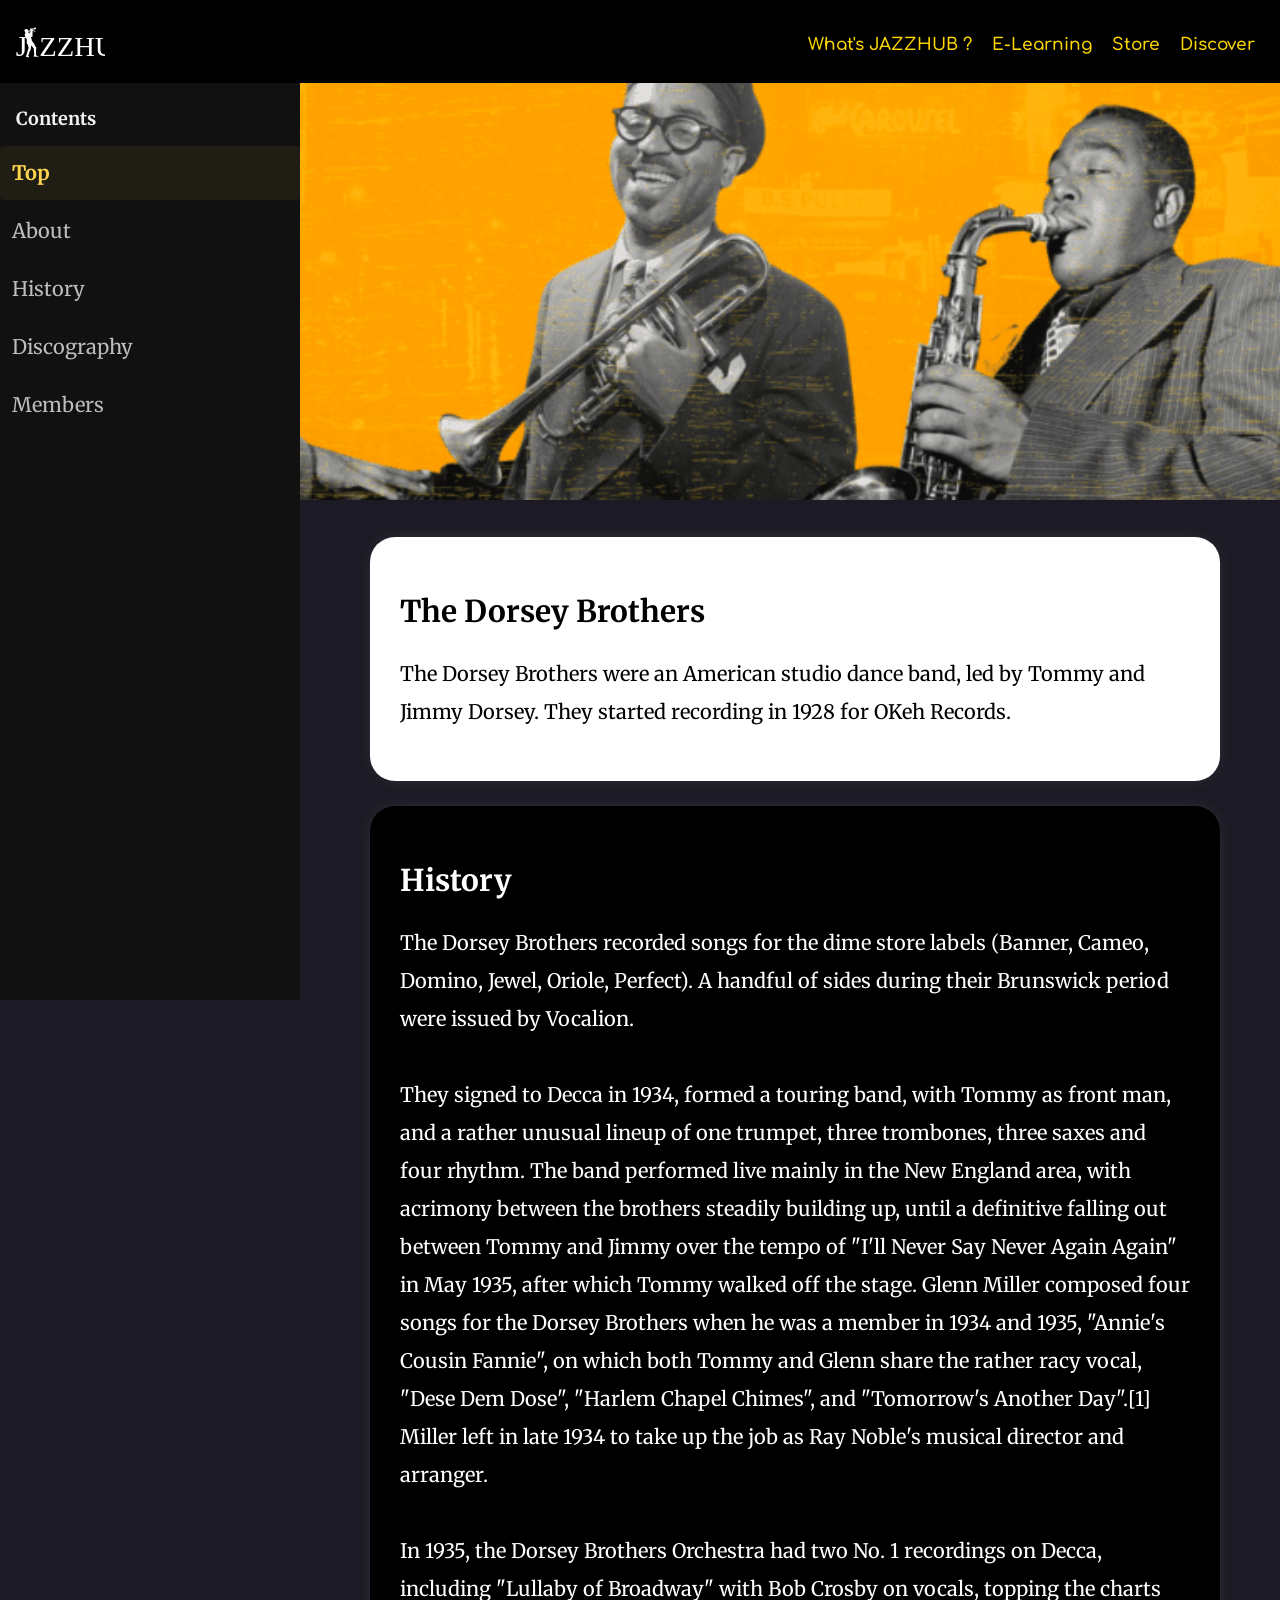
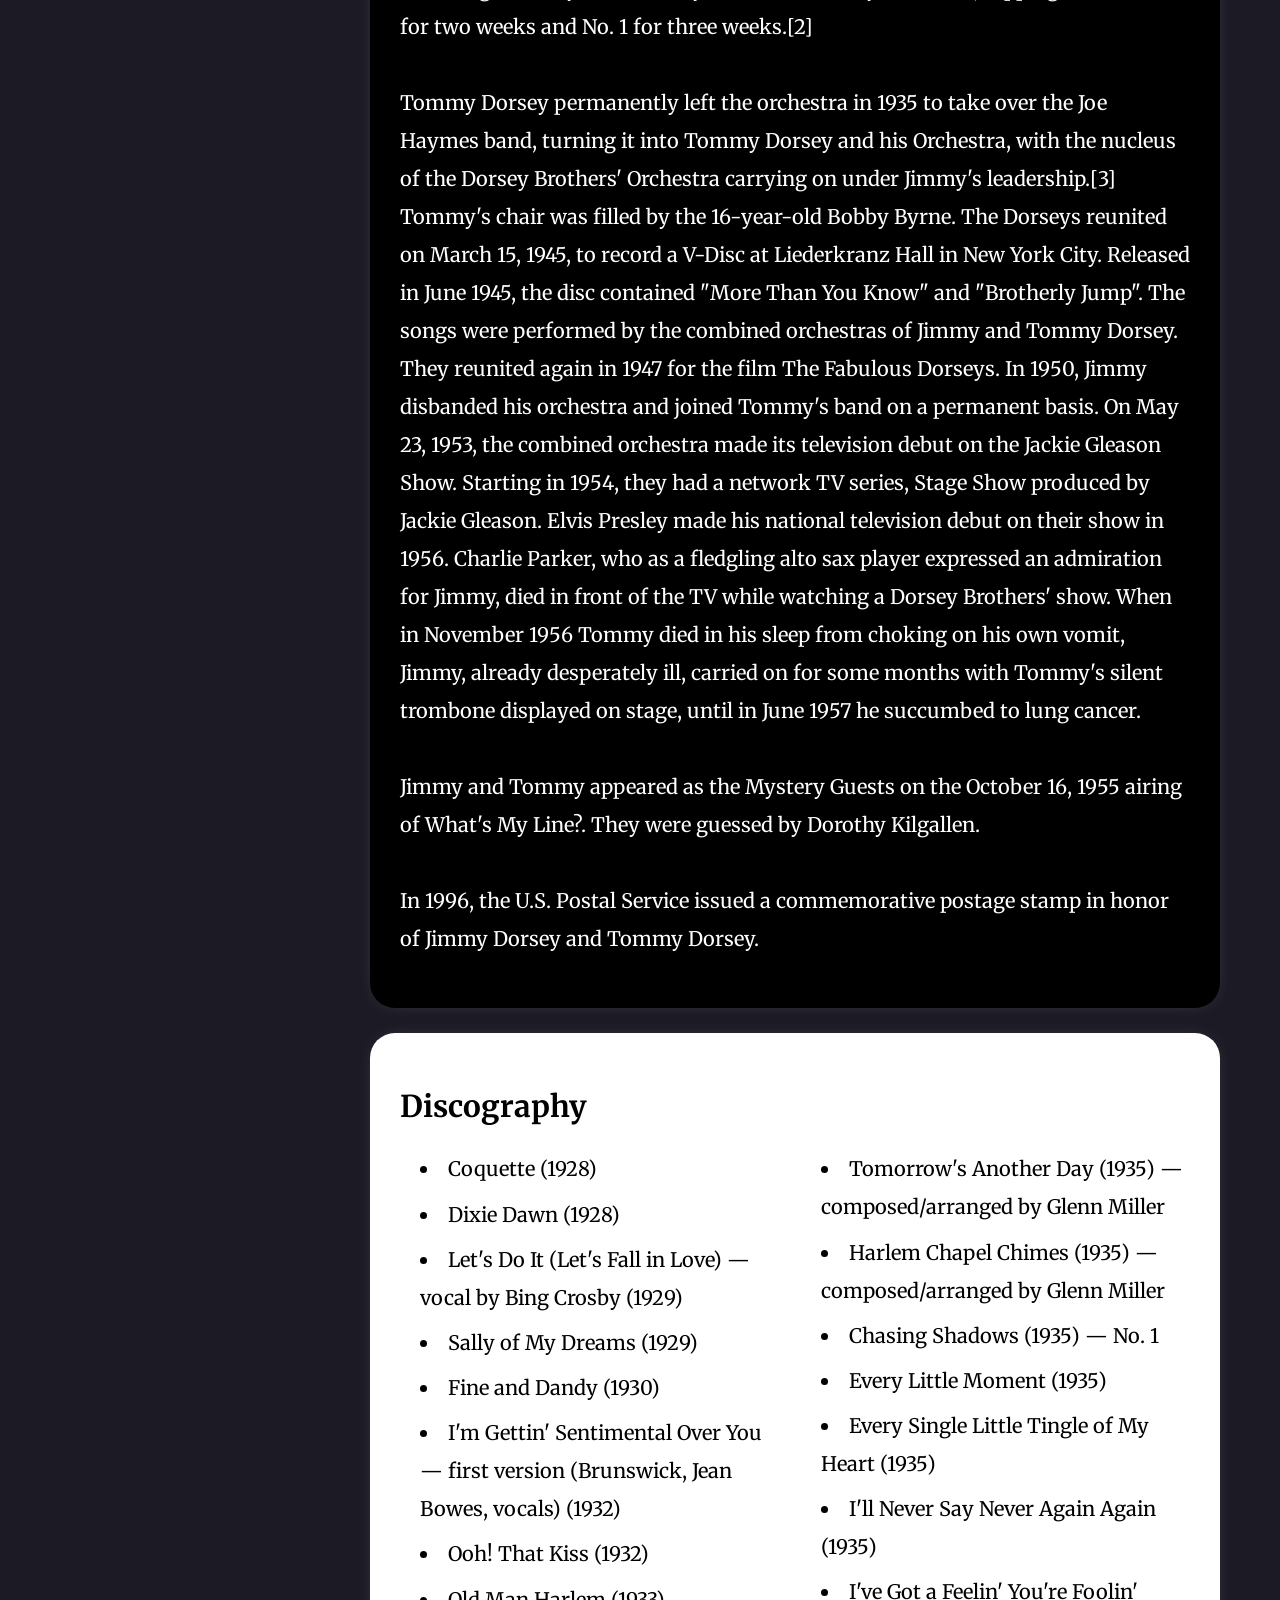
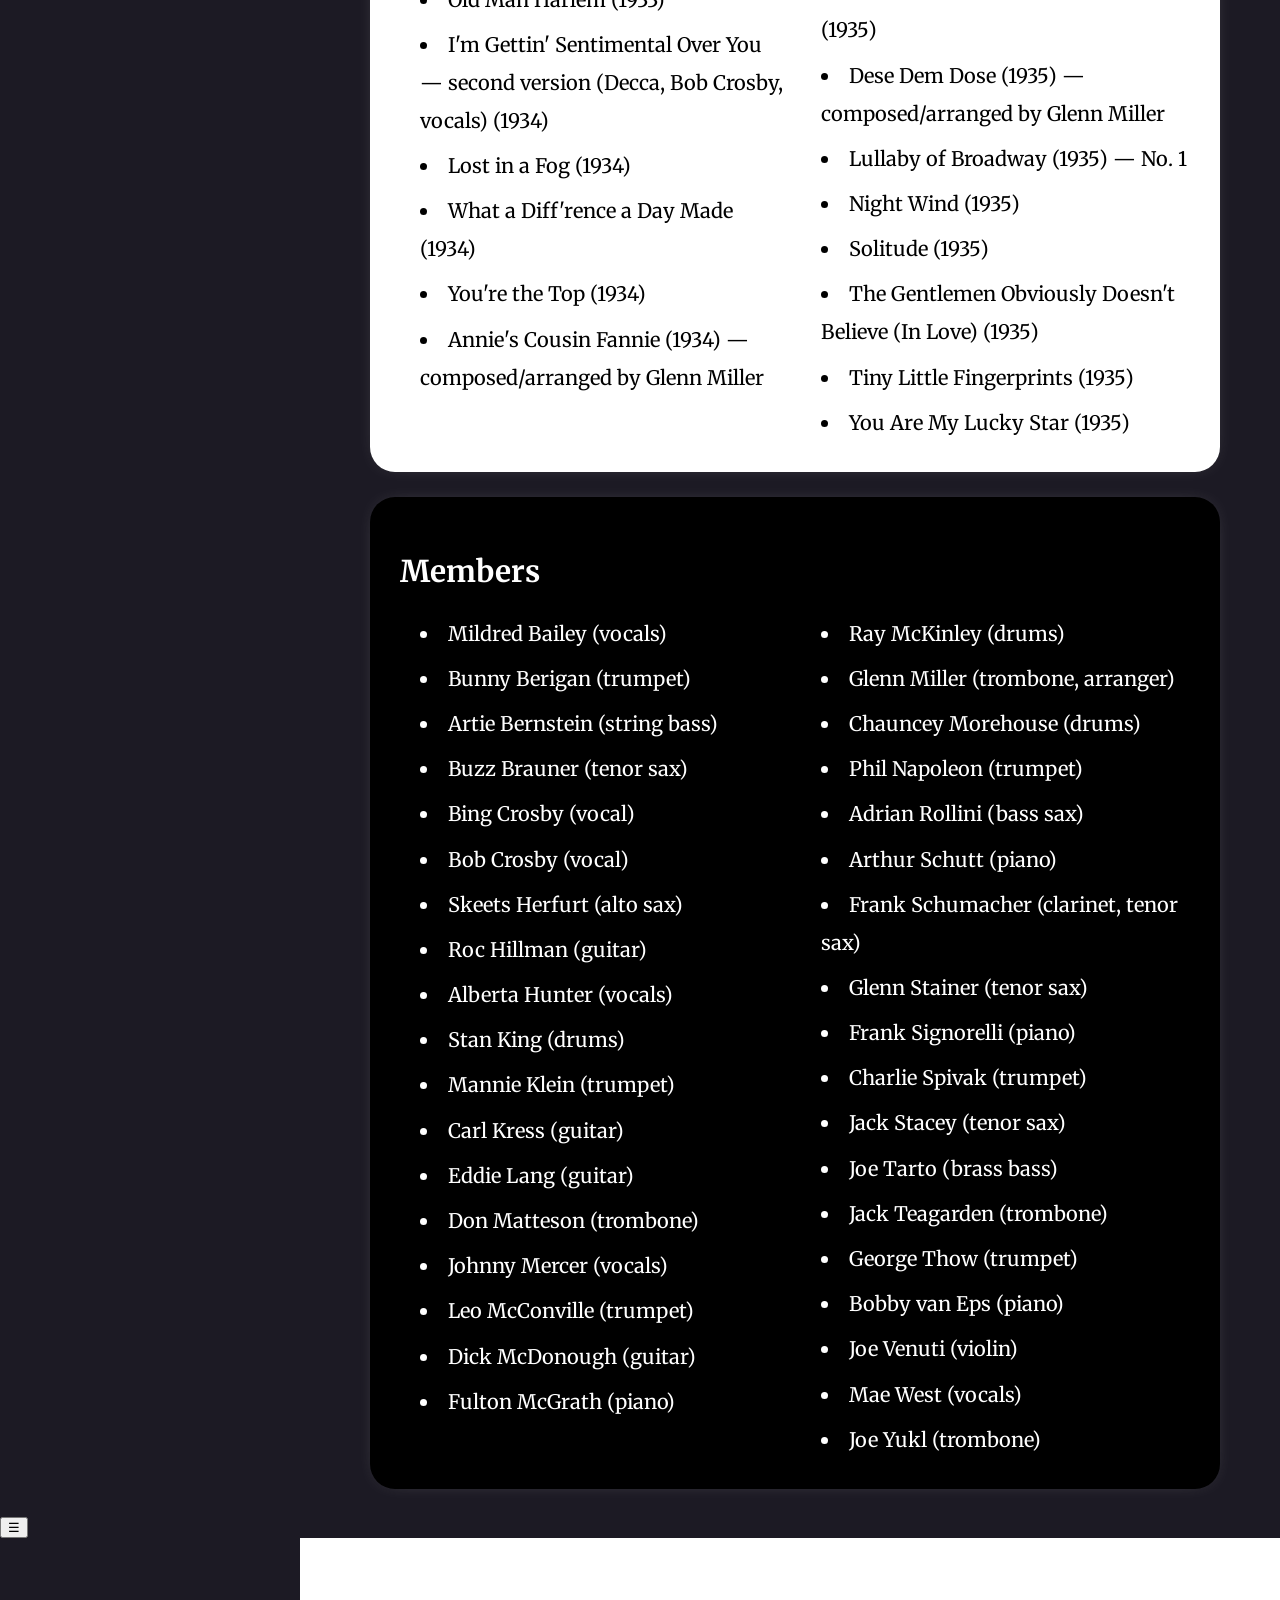
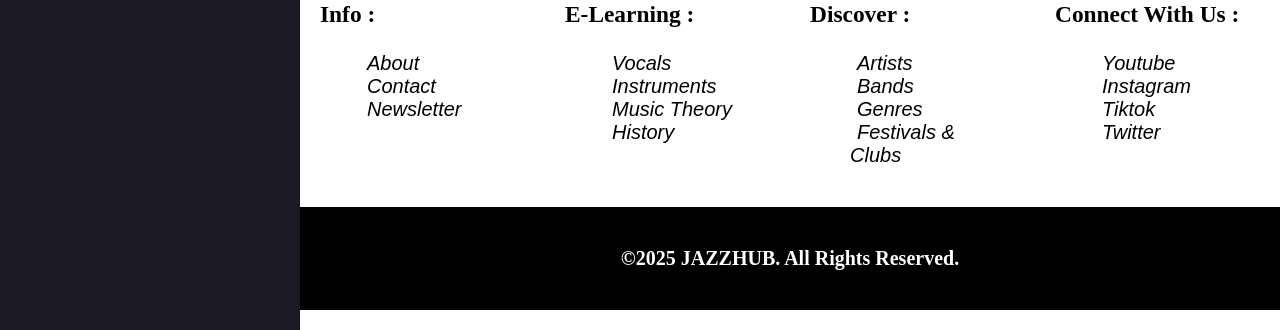
<file: Discover/Content/The Dorsey Brothers/index.html>
<!DOCTYPE html>
<html lang="en">
    <head>
        <meta charset="UTF-8">
        <link rel="stylesheet" href="/Discover/Content_Style.css">
        <meta name="viewport" content="width=device-width, initial-scale=1.0">
        <title>Discover | The Dorsey Brothers</title>
    </head>
    <body>
        
        <header>
            <img src="/Images/Potential Logo.svg" alt="logo" class="logo" width="7%">
            <div class="head">
                <nav class="navbar">
                    <ul class="navlinks">
                        <li><a href="/Accueil.html"> What's JAZZHUB ? </a></li>
                        <li><a href="/E-Learning/E-Learning.html"> E-Learning </a></li>
                        <li><a href="/store/Store.html"> Store </a></li>
                        <li><a href="/Discover/Main Page/index.html"> Discover </a></li>
                    </ul>
                </nav>
            </div>
            
        </header> 

        <main>

            <div class="banContainer">

                <img class="banner" src="/Images/Screen-Shot-2023-02-28-at-10.13.48-AM-768x483.png" alt="banner">

            </div>

            <div class="sidenav">
                <h3>Contents</h3>
                <ul class="sidenav-list">
                    <li><a href="#header">Top</a></li>
                    <li><a href="#about">About</a></li>
                    <li><a href="#history">History</a></li>
                    <li><a href="#discography">Discography</a></li>
                    <li><a href="#members">Members</a></li>
                </ul>
                <div id="sidenav-indicator" class="sidenav-mobile-indicator" aria-hidden="true">Contents</div>
            </div>

            <div class="main">

                <div id="about" class="mainBlock">

                    <h2 class="title">The Dorsey Brothers</h2>

                    <p>
                        The Dorsey Brothers were an American studio dance band, led by Tommy and Jimmy Dorsey. They started recording in 1928 for OKeh Records.
                    </p>

                </div>

                <div id="history" class="mainBlock">

                    <h2 class="title">History</h2>

                    <p>
                        The Dorsey Brothers recorded songs for the dime store labels (Banner, Cameo, Domino, Jewel, Oriole, Perfect). A handful of sides during their Brunswick period were issued by Vocalion.
    <br><br>
    They signed to Decca in 1934, formed a touring band, with Tommy as front man, and a rather unusual lineup of one trumpet, three trombones, three saxes and four rhythm. The band performed live mainly in the New England area, with acrimony between the brothers steadily building up, until a definitive falling out between Tommy and Jimmy over the tempo of "I'll Never Say Never Again Again" in May 1935, after which Tommy walked off the stage. Glenn Miller composed four songs for the Dorsey Brothers when he was a member in 1934 and 1935, "Annie's Cousin Fannie", on which both Tommy and Glenn share the rather racy vocal, "Dese Dem Dose", "Harlem Chapel Chimes", and "Tomorrow's Another Day".[1] Miller left in late 1934 to take up the job as Ray Noble's musical director and arranger.
    <br><br>

    In 1935, the Dorsey Brothers Orchestra had two No. 1 recordings on Decca, including "Lullaby of Broadway" with Bob Crosby on vocals, topping the charts for two weeks and No. 1 for three weeks.[2]
    <br><br>

    Tommy Dorsey permanently left the orchestra in 1935 to take over the Joe Haymes band, turning it into Tommy Dorsey and his Orchestra, with the nucleus of the Dorsey Brothers' Orchestra carrying on under Jimmy's leadership.[3] Tommy's chair was filled by the 16-year-old Bobby Byrne. The Dorseys reunited on March 15, 1945, to record a V-Disc at Liederkranz Hall in New York City. Released in June 1945, the disc contained "More Than You Know" and "Brotherly Jump". The songs were performed by the combined orchestras of Jimmy and Tommy Dorsey. They reunited again in 1947 for the film The Fabulous Dorseys. In 1950, Jimmy disbanded his orchestra and joined Tommy's band on a permanent basis. On May 23, 1953, the combined orchestra made its television debut on the Jackie Gleason Show. Starting in 1954, they had a network TV series, Stage Show produced by Jackie Gleason. Elvis Presley made his national television debut on their show in 1956. Charlie Parker, who as a fledgling alto sax player expressed an admiration for Jimmy, died in front of the TV while watching a Dorsey Brothers' show. When in November 1956 Tommy died in his sleep from choking on his own vomit, Jimmy, already desperately ill, carried on for some months with Tommy's silent trombone displayed on stage, until in June 1957 he succumbed to lung cancer.
    <br><br>

    Jimmy and Tommy appeared as the Mystery Guests on the October 16, 1955 airing of What's My Line?. They were guessed by Dorothy Kilgallen.
    <br><br>

    In 1996, the U.S. Postal Service issued a commemorative postage stamp in honor of Jimmy Dorsey and Tommy Dorsey. 
                    </p>

                </div>

                <div id="discography" class="mainBlock">

                    <h2 class="title">Discography</h2>
                    <ul>
                        <li>Coquette (1928)</li>
                        <li>Dixie Dawn (1928)</li>
                        <li>Let's Do It (Let's Fall in Love) — vocal by Bing Crosby (1929)</li>
                        <li>Sally of My Dreams (1929)</li>
                        <li>Fine and Dandy (1930)</li>
                        <li>I'm Gettin' Sentimental Over You — first version (Brunswick, Jean Bowes, vocals) (1932)</li>
                        <li>Ooh! That Kiss (1932)</li>
                        <li>Old Man Harlem (1933)</li>
                        <li>I'm Gettin' Sentimental Over You — second version (Decca, Bob Crosby, vocals) (1934)</li>
                        <li>Lost in a Fog (1934)</li>
                        <li>What a Diff'rence a Day Made (1934)</li>
                        <li>You're the Top (1934)</li>
                        <li>Annie's Cousin Fannie (1934) — composed/arranged by Glenn Miller</li>
                        <li>Tomorrow's Another Day (1935) — composed/arranged by Glenn Miller</li>
                        <li>Harlem Chapel Chimes (1935) — composed/arranged by Glenn Miller</li>
                        <li>Chasing Shadows (1935) — No. 1</li>
                        <li>Every Little Moment (1935)</li>
                        <li>Every Single Little Tingle of My Heart (1935)</li>
                        <li>I'll Never Say Never Again Again (1935)</li>
                        <li>I've Got a Feelin' You're Foolin' (1935)</li>
                        <li>Dese Dem Dose (1935) — composed/arranged by Glenn Miller</li>
                        <li>Lullaby of Broadway (1935) — No. 1</li>
                        <li>Night Wind (1935)</li>
                        <li>Solitude (1935)</li>
                        <li>The Gentlemen Obviously Doesn't Believe (In Love) (1935)</li>
                        <li>Tiny Little Fingerprints (1935)</li>
                        <li>You Are My Lucky Star (1935)</li>
                    </ul>

                </div>

                <div id="members" class="mainBlock">

                    <h2 class="title">Members</h2>
                    <ul>
                        <li>Mildred Bailey (vocals)</li>
                        <li>Bunny Berigan (trumpet)</li>
                        <li>Artie Bernstein (string bass)</li>
                        <li>Buzz Brauner (tenor sax)</li>
                        <li>Bing Crosby (vocal)</li>
                        <li>Bob Crosby (vocal)</li>
                        <li>Skeets Herfurt (alto sax)</li>
                        <li>Roc Hillman (guitar)</li>
                        <li>Alberta Hunter (vocals)</li>
                        <li>Stan King (drums)</li>
                        <li>Mannie Klein (trumpet)</li>
                        <li>Carl Kress (guitar)</li>
                        <li>Eddie Lang (guitar)</li>
                        <li>Don Matteson (trombone)</li>
                        <li>Johnny Mercer (vocals)</li>
                        <li>Leo McConville (trumpet)</li>
                        <li>Dick McDonough (guitar)</li>
                        <li>Fulton McGrath (piano)</li>
                        <li>Ray McKinley (drums)</li>
                        <li>Glenn Miller (trombone, arranger)</li>
                        <li>Chauncey Morehouse (drums)</li>
                        <li>Phil Napoleon (trumpet)</li>
                        <li>Adrian Rollini (bass sax)</li>
                        <li>Arthur Schutt (piano)</li>
                        <li>Frank Schumacher (clarinet, tenor sax)</li>
                        <li>Glenn Stainer (tenor sax)</li>
                        <li>Frank Signorelli (piano)</li>
                        <li>Charlie Spivak (trumpet)</li>
                        <li>Jack Stacey (tenor sax)</li>
                        <li>Joe Tarto (brass bass)</li>
                        <li>Jack Teagarden (trombone)</li>
                        <li>George Thow (trumpet)</li>
                        <li>Bobby van Eps (piano)</li>
                        <li>Joe Venuti (violin)</li>
                        <li>Mae West (vocals)</li>
                        <li>Joe Yukl (trombone)</li>
                    </ul>

                </div>

            </div>

        </main>

        <script src="/Discover/sidenav.js"></script>

        <footer>
            <div class="footer_sections">
                <div class="ftr_div">
                    <h3>Info :</h3>
                    <ul>
                        <li><a href="#AboutUs">About</a></li>
                        <li><a href="#Contact">Contact</a></li>
                        <li><a href="#Newsletter">Newsletter</a></li>
                    </ul>
                </div>

                <div class="ftr_div">
                    <h3>E-Learning :</h3>
                    <ul>
                        <li><a href="/E-Learning/E-Learning.html">Vocals</a></li>
                        <li><a href="/E-Learning/E-Learning.html">Instruments</a></li>
                        <li><a href="/E-Learning/E-Learning.html">Music Theory</a></li>
                        <li><a href="/E-Learning/E-Learning.html">History</a></li>
                    </ul>
                </div>

                <div class="ftr_div">
                    <h3>Discover :</h3>
                    <ul>
                        <li><a href="/Discover/Main Page/index.html">Artists</a></li>
                        <li><a href="/Discover/Main Page/index.html">Bands</a></li>
                        <li><a href="/Discover/Main Page/index.html">Genres</a></li>
                        <li><a href="/Discover/Main Page/index.html">Festivals & Clubs</a></li>
                    </ul>
                </div>

                <div class="ftr_div">
                    <h3>Connect With Us :</h3>
                    <ul>
                        <li><a href="">Youtube</a></li>
                        <li><a href="">Instagram</a></li>
                        <li><a href="">Tiktok</a></li>
                        <li><a href="">Twitter</a></li>
                    </ul>
                </div>
            </div>

            <div class="copyright">
                <p>&copy;2025 JAZZHUB. All Rights Reserved.</p>
            </div>
            
        </footer>

    </body>
</html>
</file>
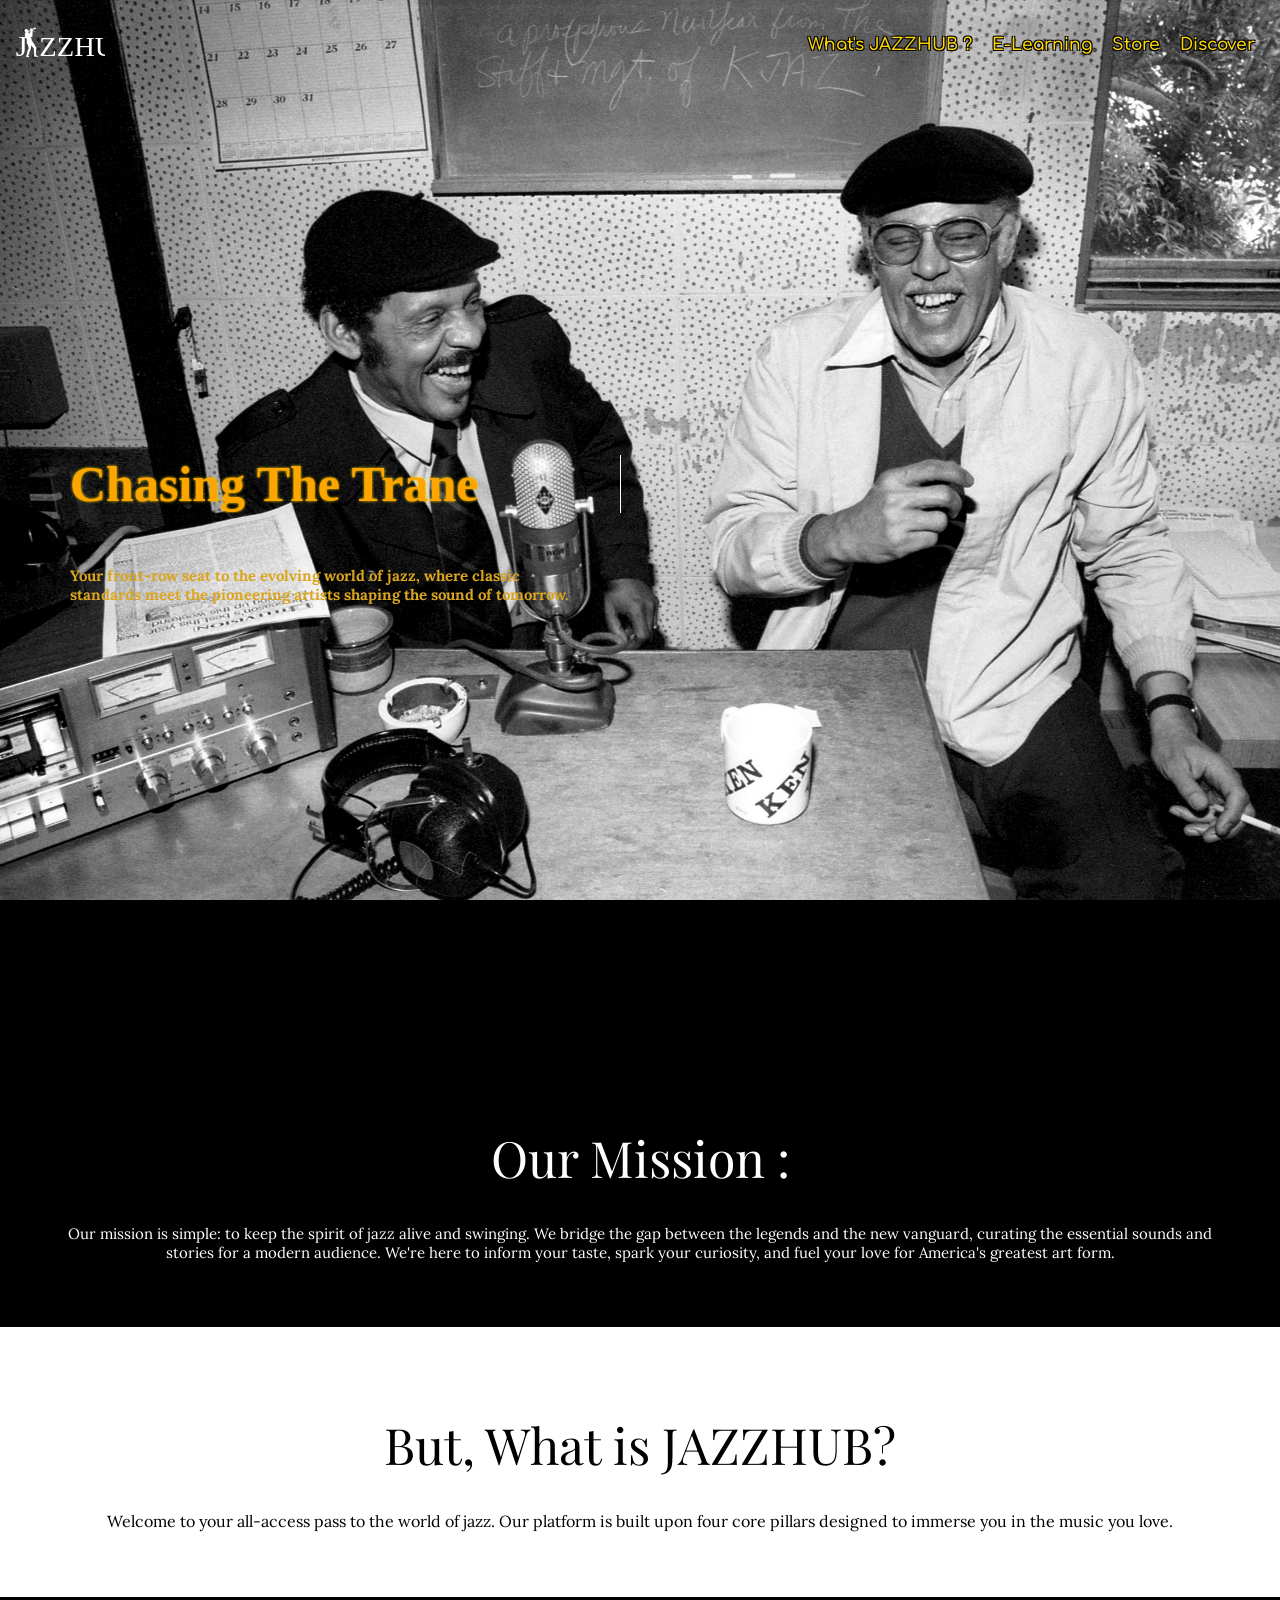
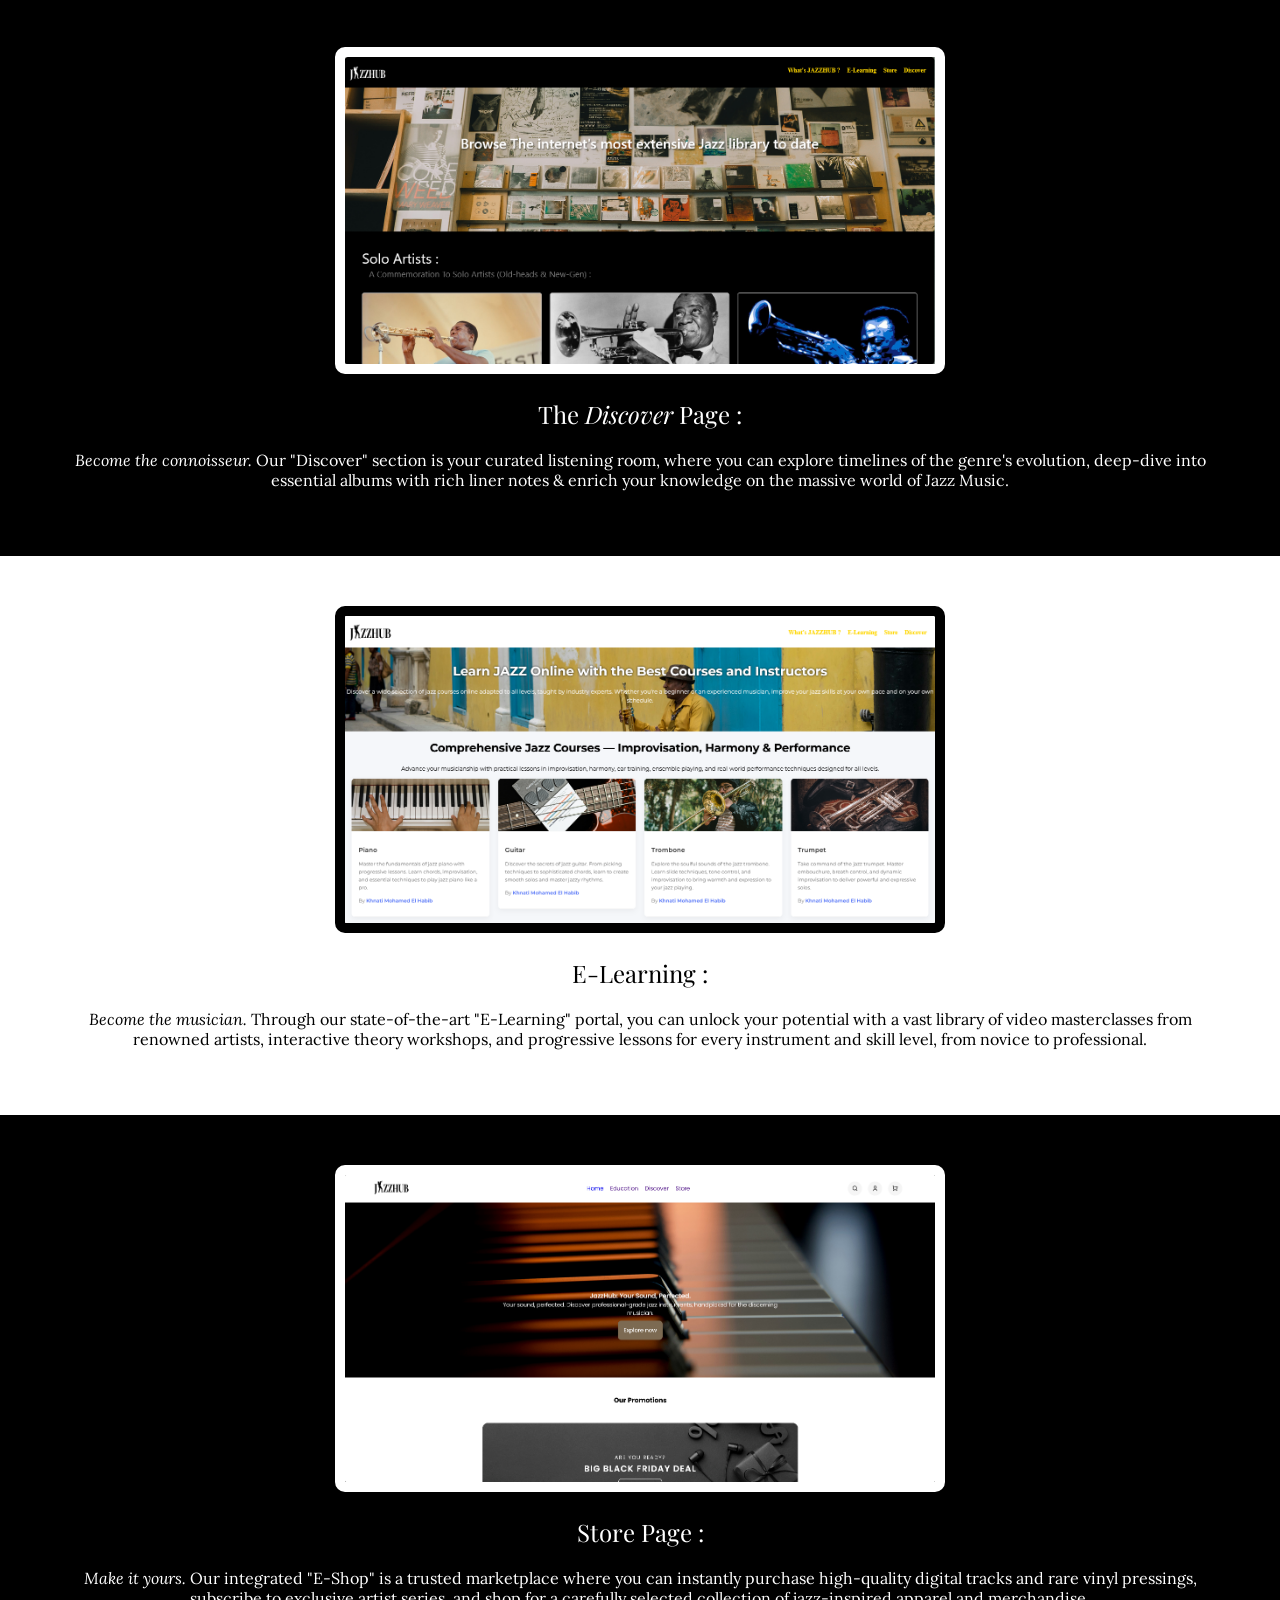
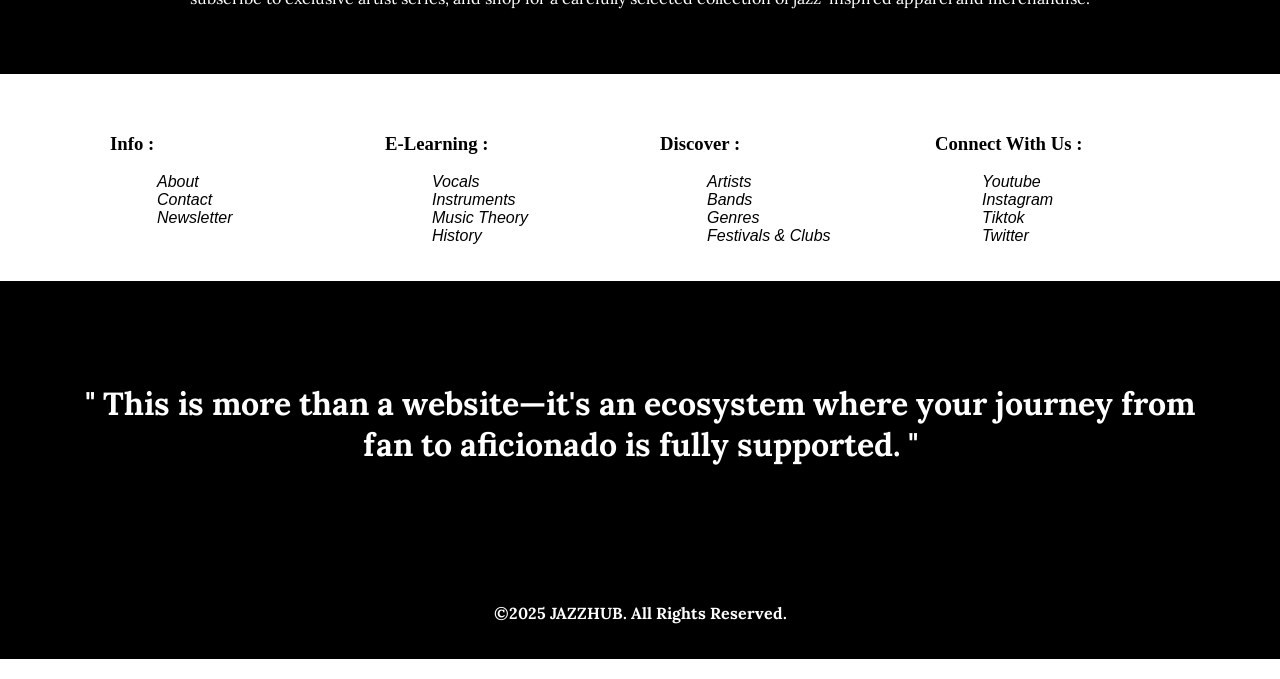
<file: Accueil.html>
<!DOCTYPE html>
<html lang="en">
    <head>
        <meta charset="UTF-8">
        <meta name="viewport" content="width=device-width, initial-scale=1"/>
        <link rel="stylesheet" href="Style_Accueil.css">
        <link rel="shortcut icon" href="favicon.ico" type="image/x-icon">
        <link rel="stylesheet" href="https://fonts.googleapis.com/css2?family=Comfortaa:wght@300..700&display=swap">
        <title>JAZZHUB</title>
    </head>
    <body>
        <header class="header" id="header">
            <img  src="/Images/Potential Logo.svg" class="logo" alt="Logo" width="7%">
            <div class="head">
                <nav class="navbar">
                    <ul class="navlinks">
                        <li><a id="scrollInfo"> What's JAZZHUB ? </a></li>
                        <li><a href="/E-Learning/E-Learning.html"> E-Learning </a></li>
                        <li><a href="/store/Store.html"> Store </a></li>
                        <li><a href="/Discover/Main Page/index.html"> Discover </a></li>
                    </ul>
                </nav>
            </div>
        </header>


        <main>
            <div class="home">
                <div class="wrapper" style="display: inline-block;">
                    <h1 class="typing title"> Chasing The Trane </h1>
                </div>
                
                <p class="description"> Your front-row seat to the evolving world of jazz, where classic standards meet the pioneering artists shaping the sound of tomorrow.
                </p>
            </div>

            <div class="block" id="Info">
                <div class="text_block">
                    <h1 class="title_anim">Our Mission :</h1>
                    <p class="description"> 
                        Our mission is simple: to keep the spirit of jazz alive and swinging. We bridge the gap between the legends and the new vanguard, curating the essential sounds and stories for a modern audience. We're here to inform your taste, spark your curiosity, and fuel your love for America's greatest art form.
                    </p>
                </div>
                
            </div>

            <div class="block">
                <div class="text_block">
                    <h1 class="title_anim">But, What is JAZZHUB?</h1>
                    <p>Welcome to your all-access pass to the world of jazz. Our platform is built upon four core pillars designed to immerse you in the music you love.</p>
                </div>
                
            </div>

            <div class="block">
                
                <div class="text_block">
                    <div class="img_block">
                        <img src="/Images/Screenshot 2025-12-05 150054.png" alt="Discover Main Page" class="scrnshot" width="50%">
                    </div>
                    <h2 class="title_anim">The <em>Discover</em> Page :</h2>
                    <p><em>Become the connoisseur.</em> Our "Discover" section is your curated listening room, where you can explore timelines of the genre's evolution, deep-dive into essential albums with rich liner notes & enrich your knowledge on the massive world of Jazz Music.</p>
                </div>
            </div>
                
                
            <div class="block">
                
                <div class="text_block">
                    <div class="img_block">
                        <img src="/Images/Screenshot 2025-12-05 151236.png" alt="E-Learning Main Page" class="scrnshot" width="50%">
                    </div>
                    <h2 class="title_anim">E-Learning :</h2>
                    <p><em>Become the musician.</em> Through our state-of-the-art "E-Learning" portal, you can unlock your potential with a vast library of video masterclasses from renowned artists, interactive theory workshops, and progressive lessons for every instrument and skill level, from novice to professional.</p>
                </div>
            </div>
                
            <div class="block">
                
                <div class="text_block">
                    <div class="img_block">
                        <img src="/Images/Screenshot 2025-12-05 202056.png" alt="Store Main Page" class="scrnshot" width="50%">
                    </div>
                    <h2 class="title_anim">Store Page :</h2>
                    <p><em>Make it yours.</em> Our integrated "E-Shop" is a trusted marketplace where you can instantly purchase high-quality digital tracks and rare vinyl pressings, subscribe to exclusive artist series, and shop for a carefully selected collection of jazz-inspired apparel and merchandise.</p>
                </div>
            </div>
                

        </main>

        <footer>
            <div class="footer_sections">
                <div class="ftr_div">
                    <h3>Info :</h3>
                    <ul>
                        <li><a href="#AboutUs">About</a></li>
                        <li><a href="#Contact">Contact</a></li>
                        <li><a href="#Newsletter">Newsletter</a></li>
                    </ul>
                </div>

                <div class="ftr_div">
                    <h3>E-Learning :</h3>
                    <ul>
                        <li><a href="/E-Learning/E-Learning.html">Vocals</a></li>
                        <li><a href="/E-Learning/E-Learning.html">Instruments</a></li>
                        <li><a href="/E-Learning/E-Learning.html">Music Theory</a></li>
                        <li><a href="/E-Learning/E-Learning.html">History</a></li>
                    </ul>
                </div>

                <div class="ftr_div">
                    <h3>Discover :</h3>
                    <ul>
                        <li><a href="/Discover/Main Page/index.html">Artists</a></li>
                        <li><a href="/Discover/Main Page/index.html">Bands</a></li>
                        <li><a href="/Discover/Main Page/index.html">Genres</a></li>
                        <li><a href="/Discover/Main Page/index.html">Festivals & Clubs</a></li>
                    </ul>
                </div>

                <div class="ftr_div">
                    <h3>Connect With Us :</h3>
                    <ul>
                        <li><a href="">Youtube</a></li>
                        <li><a href="">Instagram</a></li>
                        <li><a href="">Tiktok</a></li>
                        <li><a href="">Twitter</a></li>
                    </ul>
                </div>
            </div>
            
            <div class="cntr_txt">
                <p>" This is more than a website—it's an ecosystem where your journey from fan to aficionado is fully supported. "</p>
            </div>

            <div class="copyright">
                <p>&copy;2025 JAZZHUB. All Rights Reserved.</p>
            </div>
            
        </footer>
        <script src="main.js"></script>
    </body>
</html>
</file>
<file: Discover/Content_Style.css>
@import url('https://fonts.googleapis.com/css2?family=Merriweather:ital,opsz,wght@0,18..144,300..900;1,18..144,300..900&display=swap');
@import url('https://fonts.googleapis.com/css2?family=Comfortaa:wght@300..700&display=swap');

body {
    background-color: #1c1a24;
    margin: 0;
    padding: 0;
    box-sizing: border-box;
    font-size: 20px;
}

.navlinks {
    display: flex;
    list-style: none;
}

header {
    z-index: 2; /* for layering purposes */
    display: flex;
    align-items: center;
    justify-content: space-between;
    background-color: black;
    align-items: center;
    color: white;
    position: fixed;
    top: 0;
    width: 100%;
    font-size: 17px ;
    padding-bottom: 2px;
    padding-top: 8px;
    font-weight: 600;
    
}


.logo{
    padding-left: 15px;
    filter: invert(100%);
    transition: filter 0.5s ease-in-out;
}

nav{
    margin-right: 15px;
}

nav a {
    display: flex;
    text-decoration: none;
    margin: 10px;   
    color:gold;
    font-family: "Comfortaa";
}

nav a:hover {
    text-decoration:double ;
    text-transform: scale(1.5);
    text-shadow: 0px 0px 3px gold; /*text glow on hover*/
}



main {
    font-family: 'Merriweather', serif;
    font-size: 20px;
    line-height: 38px;


}

.mainBlock {
    margin-left: 200px;
    margin-right: 50px;
    margin-top: 25px;
    margin-bottom: 25px;
    border-radius: 25px;
    padding: 30px;
    box-shadow: 0px 0px 20px -0.75rem gray;
}

.mainBlock:nth-child(even) {
    background-color: #000000;
    color: #ffffff;
}

.mainBlock:nth-child(odd) {
    background-color: #ffffff;
    color: #000000;
}

/* Discography & Members list styling: semantic lists shown in responsive columns */
#discography ul,
#members ul {
    margin: 0;
    padding-left: 1.25rem; /* keep bullet alignment */
    columns: 2;            /* create two columns on wider screens */
    column-gap: 2rem;
    list-style-position: inside;
}

#discography li,
#members li {
    break-inside: avoid;   /* avoid splitting items between columns */
    margin-bottom: 0.45rem;
}

@media (max-width: 900px) {
    #discography ul,
    #members ul {
        columns: 1;         /* stack on smaller screens */
        padding-left: 1rem;
    }
}

.subBlock {
    margin: 40px;
    border-radius: 25px;
    padding: 30px;
    box-shadow: 0px 0px 20px -0.75rem gray;
    background-color: #f58300;
    color: #000000;
}

footer {
    background-color: #ffffff;
    padding: 20px 0;
    margin-left: 300px;
}

.footer_sections {
  display: flex;
  justify-content: center;   /* center the columns block horizontally */
  gap: 40px;                 /* space between columns */
  max-width: 1100px;         /* limit total width of the columns block */
  margin: 0 auto;            /* centers the block in the page */
  padding: 20px;             /* optional spacing */
  box-sizing: border-box;
  align-items: flex-start;   /* align column tops */
}

.ftr_div {
    width: 25%;
    max-width: 240px;
}

.footer_sections ul {
    list-style: none;
}

.footer_sections ul a {
    text-decoration: none;
    color: #000000;
    padding: 7px;
    font-style: italic;
    font-variation-settings: "wght" 300;
    font-family: mr-eaves-modern, sans-serif;
    transition: font-variation-settings 1s ease-in-out;
    &:hover {
        font-variation-settings: "wght" 700;
        text-decoration: underline;
    }
}

.copyright {
    width: 100%;
    background-color: #000000;
    font-weight: 900;
    text-align: center;
    color: #ffffff;
    padding: 20px 0;
}

div:has(> blockquote) {
  background-color: #ededed;
  margin: 10px auto;
  padding: 15px;
  border-radius: 5px;
}

blockquote p::before {
  content: "\201C";
}

blockquote p::after {
  content: "\201D";
}

blockquote + p {
  text-align: right;
}

.banner {
    width: 100%;
    height: 500px;
    object-fit: cover;
}

.banContainer {
    width: 100%;
    height: auto;
    position: relative;
    top: 0;
}

 /* The sidebar menu */
.sidenav {
  height: 100%; /* Full-height: remove this if you want "auto" height */
  width: 300px; /* Set the width of the sidebar */
  position: fixed; /* Fixed Sidebar (stay in place on scroll) */
  z-index: 1; /* Stay on top */
  top: 0; /* Stay at the top */
  left: 0;
  background-color: #111; /* Black */
  overflow-x: hidden; /* Disable horizontal scroll */
  padding-top: 100px;
}

/* The navigation menu links */
.sidenav a {
  padding: 3px 4px 3px 8px;
  text-decoration: none;
  font-size: normal;
  color: #818181;
  display: block;
}

/* When you mouse over the navigation links, change their color */
.sidenav a:hover {
  color: #f1f1f1;
}

/* Style page content */
.main {
  margin-left: 160px; /* Same as the width of the sidebar */
  padding: 0px 10px;
}

/* On smaller screens, where height is less than 450px, change the style of the sidebar (less padding and a smaller font size) */
@media screen and (max-height: 450px) {
  .sidenav {padding-top: 15px;}
  .sidenav a {font-size: 18px;}
} 

/* Sidenav nested list styling and active link */
.sidenav h3 {
    color: #f1f1f1;
    margin: 0 16px 8px 16px;
    font-size: 18px;
    font-weight: 700;
}
.sidenav-list {
    list-style: none;
    margin: 0;
    padding: 0 0 16px 0;
}
.sidenav-list > li {
    margin: 4px 0;
}
.sidenav-sub {
    list-style: none;
    margin: 6px 0 6px 12px;
    padding-left: 12px;
    border-left: 1px solid rgba(255,255,255,0.03);
}
.sidenav a {
    padding: 8px 12px;
    color: #bdbdbd;
    display: block;
    border-radius: 4px;
}
.sidenav a.active {
    color: #ffd54f;
    background: rgba(255,213,79,0.06);
    font-weight: 700;
}
.sidenav a:hover {
    color: #ffffff;
}

/* Make room for fixed sidebar when content is focused via fragment links */
:target {
    scroll-margin-top: 110px;
}

/* Mobile indicator for current section */
.sidenav-mobile-indicator {
    display: none; /* shown on small viewports via media query */
    position: fixed;
    left: 50%;
    transform: translateX(-50%);
    font-family: 'Comfortaa';
    bottom: 12px;
    padding: 8px 14px;
    background: rgba(0,0,0,0.75);
    color: #ffd54f;
    border-radius: 999px;
    font-weight: 700;
    font-size: 14px;
    z-index: 1200;
    box-shadow: 0 6px 18px rgba(0,0,0,0.5);
    cursor: pointer;
    opacity: 0.95;
}

@media (max-width: 900px) {
    .sidenav-mobile-indicator { display: block; }
    /* optional: make sidebar less intrusive on small screens */
    .sidenav { transform: translateX(0); width: 260px; }
}

@media (max-width: 900px) {
    /* Off-canvas sidebar on very small screens; hidden by default */
    .sidenav {
        transform: translateX(-100%);
        transition: transform 300ms ease;
        width: 260px;
        position: fixed;
        z-index: 1200;
        left: 0;
        top: 0;
        height: 100%;
        padding-top: 100px; /* keep existing spacing */
        background-color: #111;
    }

    .sidenav a {
        font-size: x-small;
        line-height: 1.5rem;
    }

    .mainBlock{
        font-size: x-small;
        line-height: 1.5rem;
    }

    .navlinks {
        font-size: x-small;
        line-height: 1.5rem;
    }

    .sidenav.open {
        transform: translateX(0);
    }

    /* Toggle button visible on small screens */
    .sidenav-toggle {
        display: inline-flex;
        align-items: center;
        justify-content: center;
        position: fixed;
        left: 12px;
        bottom: 12px;
        z-index: 1300;
        background: rgba(0,0,0,0.8);
        color: #ffd54f;
        border: none;
        padding: 8px 10px;
        border-radius: 6px;
        font-weight: 700;
        cursor: pointer;
        font-size: 18px;
    }

    .sidenav-mobile-indicator { 
        display: block;
        font-size: x-small;
    }

    /* Remove left margin where sidebar was to allow full-width content */
    .main,
    .mainBlock,
    footer {
        margin-left: 0;
        width: 100%;
    }

    body {
        width: 100vw;
    }

    main {
        width: 100%;
        padding: 25px;
    }
}

h1.in-view,
h2.in-view,
h3.in-view,
h4.in-view {
    animation: focus-in-expand 0.8s cubic-bezier(0.250, 0.460, 0.450, 0.940) both;
}

@keyframes focus-in-expand {
  0% {
    letter-spacing: -0.5em;
    filter: blur(12px);
    opacity: 0;
  }
  100% {
    filter: blur(0px);
    opacity: 1;
  }
}

.quote{
    opacity: 0;
    transform: translateY(60px);
    transition: opacity 600ms ease, transform 600ms ease;
}

.quote.in-view {
    opacity: 1;
    transform: translateY(0);
}
</file>
<file: Style_Accueil.css>
@import url('https://fonts.googleapis.com/css2?family=Comfortaa:wght@300..700&display=swap');
@import url('https://fonts.googleapis.com/css2?family=Lora:ital,wght@0,400..700;1,400..700&family=Playfair+Display:ital,wght@0,400..900;1,400..900&display=swap');

:root {
    --steps: 17;
}

html {
    scroll-behavior: smooth;
    scrollbar-width: none;
}

body {
    background: url(/Images/Dexter_Gordon_&_Ernie_Andrews.jpeg);
    background-color: black;
    background-size: cover;
    background-repeat: no-repeat;
    background-position: center;
    background-attachment: fixed;
    z-index: 0;
    width: 100%;
    margin: 0px;
    padding: 0px;
}



.navlinks {
    display: flex;
    list-style: none;
}

header {
    z-index: 2; /* for layering purposes */
    display: flex;
    align-items: center;
    justify-content: space-between;
    background-color: transparent;
    align-items: center;
    color: white;
    position: fixed;
    top: 0;
    width: 100%;
    font-size: 17px ;
    padding-bottom: 2px;
    padding-top: 8px;
    font-weight: 600;
    
}


.logo{
    padding-left: 15px;
    filter: invert(100%);
    transition: filter 0.5s ease-in-out;
}

nav{
    margin-right: 15px;
}

nav a {
    display: flex;
    text-decoration: none;
    margin: 10px;   
    color:gold;
    font-family: "Comfortaa";
}

nav a:hover {
    text-decoration:double ;
    text-transform: scale(1.5);
    text-shadow: 0px 0px 3px gold; /*text glow on hover*/
}

.button{
    background-color: transparent;
    border-radius: 10px;
    border: 2px gold;
}


.home{
    padding:  70px;
    position: relative;
    width: 40%;
    min-height: 100vh;
    display: flex;
    justify-content: center;
    flex-direction: column;
    overflow: hidden; 
    color: white;    
}

.home .title {
    color: orange;
    text-shadow: 0px 0px 3px gold;
}

.home .description {
    color: goldenrod;
    font-weight: 800;
}

.description{
    font-size: 15px;
}

.block:nth-child(even) {
    background-color: black;
    color: #ffffff;
    text-align: center;
    padding: 50px;
}

.block:nth-child(even) .scrnshot {
    border-radius: 10px;
    border-width: 10px;
    border-style: solid;
    border-color: #ffffff;
}

.block:nth-child(odd) .scrnshot {
    border-radius: 10px;
    border-width: 10px;
    border-style: solid;
    border-color: #000000;
}

.block:nth-child(odd) {
    background-color: #ffffff;
    color: #000000;
    text-align: center;
    padding: 50px;
}

.cntr_txt {
    background-color: black;
    color: #ffffff;
    text-align: center;
    padding: 70px;
    font-weight: 700;
    font-size: xx-large;
}

.cntr_txt:hover {
    text-shadow: 0px 0px 5px gold;
}

h1 {
    font-size: 50px;
}

p {
    font-family: "Lora", serif;
}

main {
    color: #ffffff;
}

footer {
    background-color: #ffffff;
    padding: 20px 0;
}

.footer_sections {
  display: flex;
  justify-content: center;   /* center the columns block horizontally */
  gap: 40px;                 /* space between columns */
  max-width: 1100px;         /* limit total width of the columns block */
  margin: 0 auto;            /* centers the block in the page */
  padding: 20px;             /* optional spacing */
  box-sizing: border-box;
  align-items: flex-start;   /* align column tops */
}

.ftr_div {
    width: 25%;
    max-width: 240px;
}

.footer_sections ul {
    list-style: none;
}

.footer_sections ul a {
    text-decoration: none;
    color: #000000;
    padding: 7px;
    font-style: italic;
    font-variation-settings: "wght" 300;
    font-family: mr-eaves-modern, sans-serif;
    transition: font-variation-settings 1s ease-in-out;
    &:hover {
        font-variation-settings: "wght" 700;
        text-decoration: underline;
    }
}



.copyright {
    width: 100%;
    background-color: #000000;
    font-weight: 900;
    text-align: center;
    color: #ffffff;
    padding: 20px 0;
}

/* controlling Header effects with scrolling as a parameter; when the header has "scrolled" as a class, these effects are applied. */

#header {
    background: transparent;
    box-shadow: none;
    text-shadow:
        -1px -1px 0 black, 
        1px -1px 0 black,  
        -1px 1px 0 black,  
        1px 1px 0 black; 
    transition: all 250ms ease-in;
}

#header.scrolled {
    background: white;
    box-shadow: 0px 2px 5px grey;
    text-shadow: none;
    .logo {
        filter: invert(0%);
    }
}

#header.scrolled a {
    color: #000000;
}

/* animating titles on hover */

.title_anim {
    font-family: "Playfair Display";
    font-variation-settings: "wght" 100;
    transition: font-variation-settings 1s ease-in-out;
    &:hover {
        font-variation-settings: "wght" 1000;
    }
}

/* scrolling animations */

.text_block {
    /* start hidden and slightly shifted down */
    opacity: 0;
    transform: translateY(60px);
    transition: opacity 600ms ease, transform 600ms ease;
}

.text_block.in-view {
    /* when JS adds .in-view the element will transition into place */
    opacity: 1;
    transform: translateY(0);
}

#scrollInfo:hover {
    cursor: pointer;
}

.typing {
        display: inline-block; /* ensure width can be animated reliably */
        white-space: nowrap;
        border-right: 1px solid white;
        overflow: hidden;
        /*
            - blinking: caret blink
            - typing: animate width from 0ch -> Nch where N approximates character count
            - 'forwards' keeps the final visible state after the animation ends
        */
        animation: blinking 1s steps(1, end) infinite,
                             typing 4s steps(22, end) forwards;
}

@keyframes blinking {
    0% {
        border-color: transparent;
    }

    50% {
        border-color: white;
    }

    100% {
        border-color: transparent;
    }
}

@keyframes typing {
    /* animate width in ch (character) units — adjust 22ch to match text length if needed */
    from { width: 0ch; }
    to   { width: 22ch; }
}

.scrnshot {
    border-radius: 10px;
    border-style: 10px solid;
}
</file>
